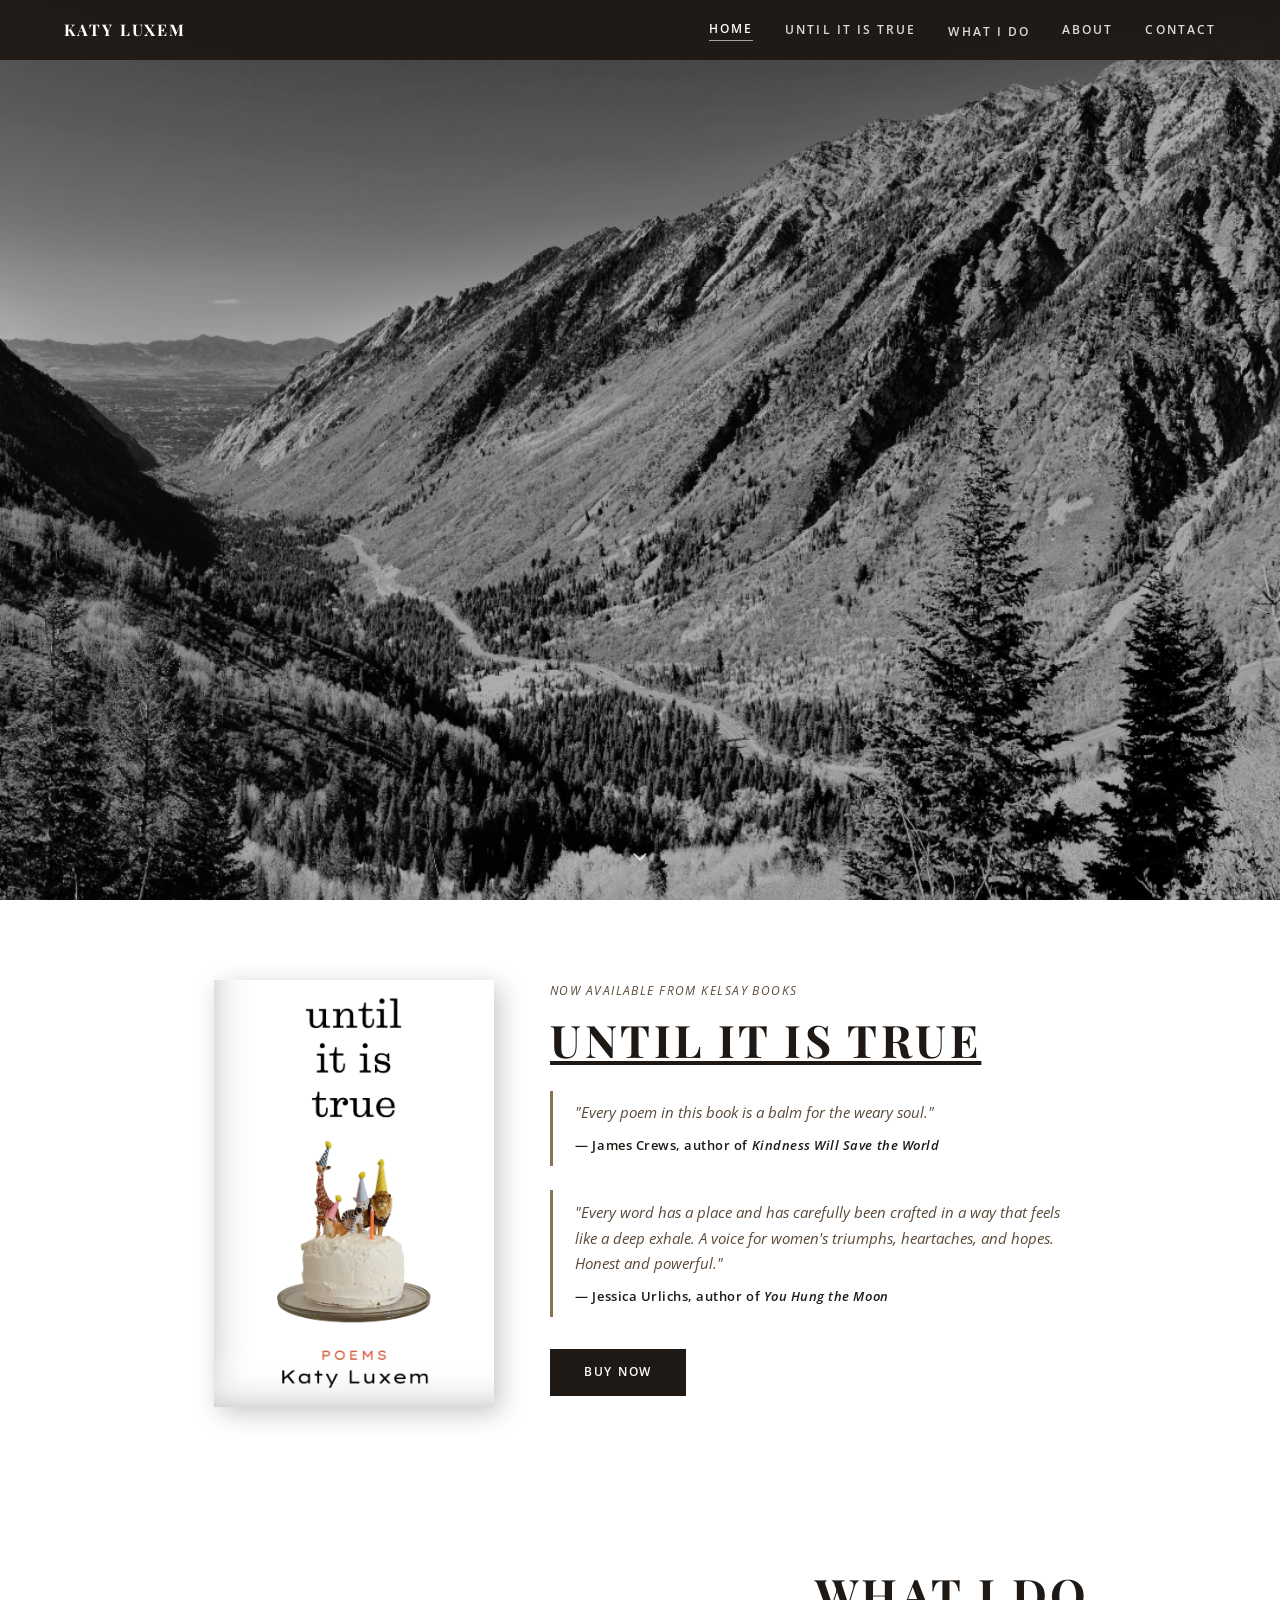
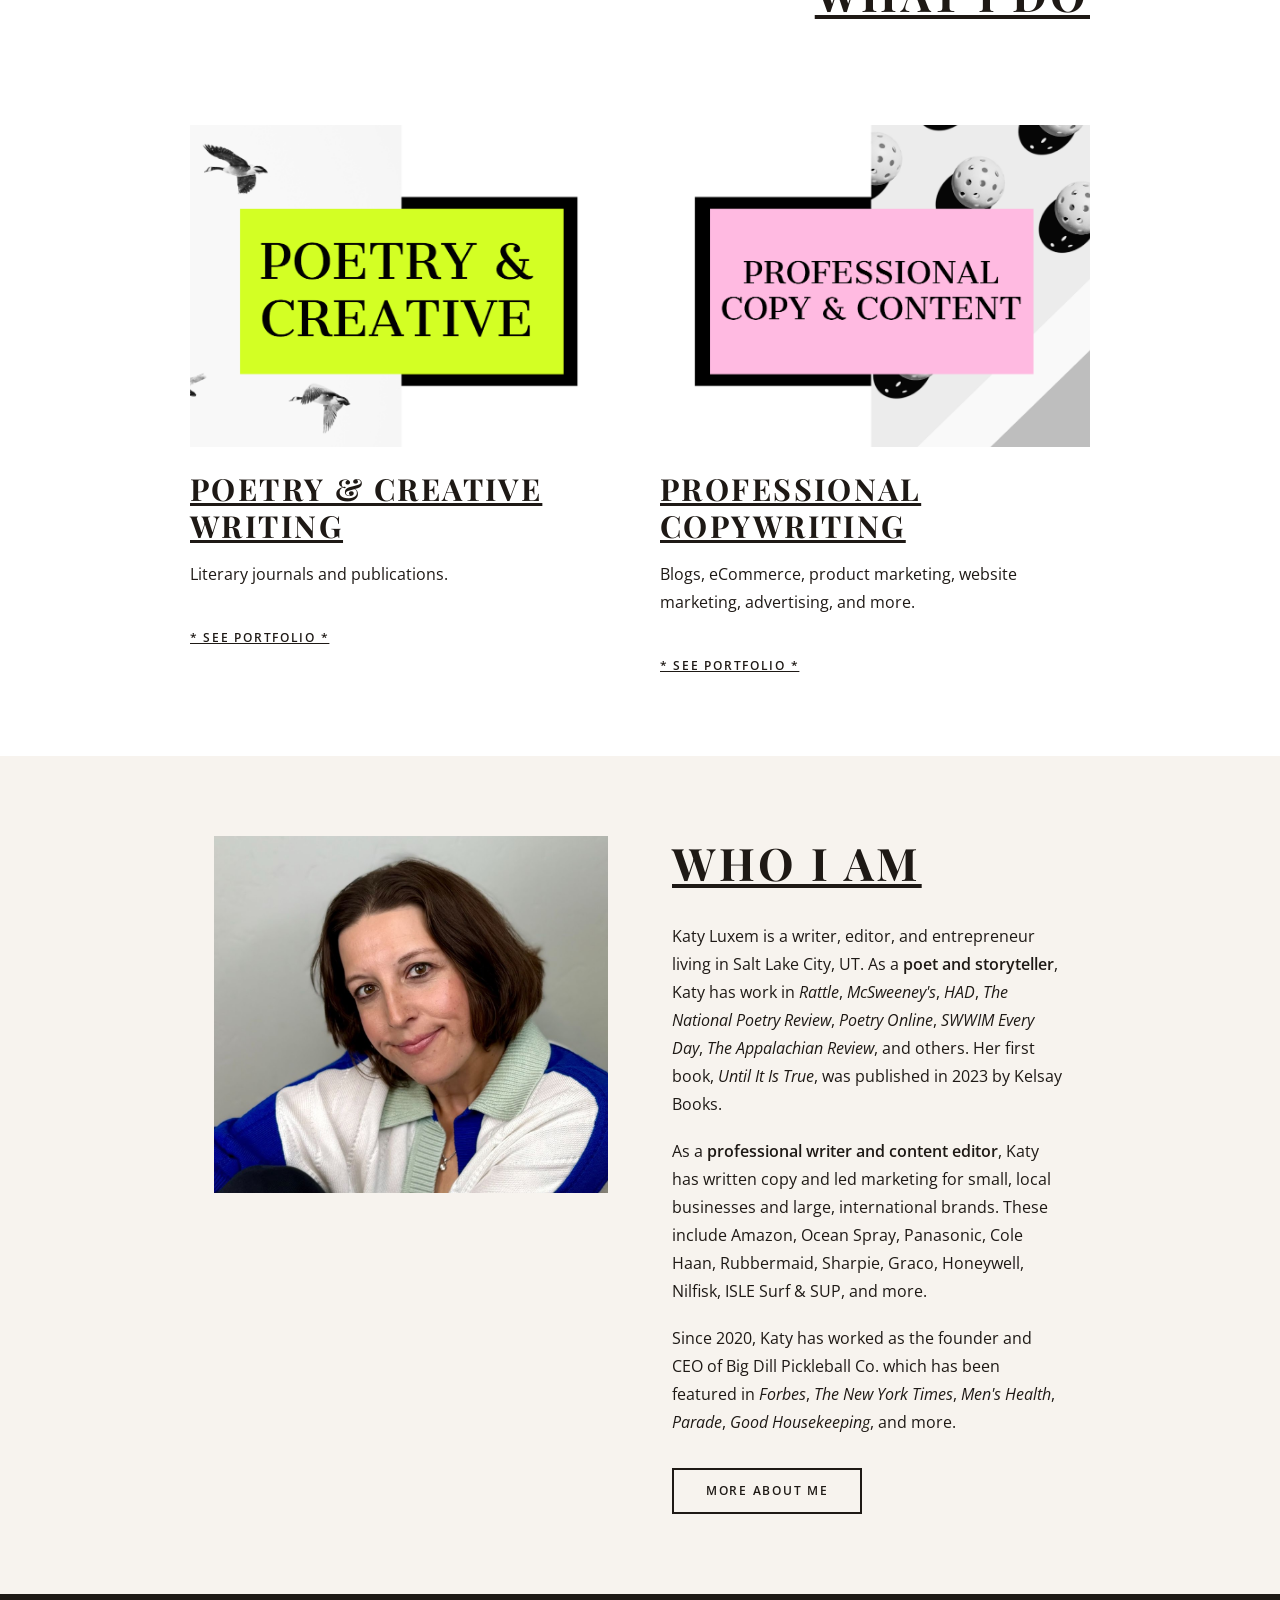
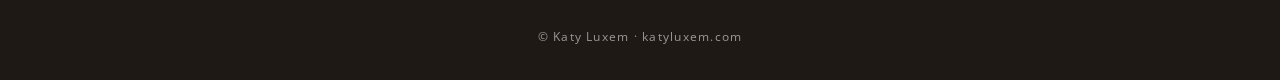
<file: index.html>
<!DOCTYPE html>
<html lang="en">
<head>
  <meta charset="UTF-8">
  <meta name="viewport" content="width=device-width, initial-scale=1">
  <title>Katy Luxem — Writer, Editor, Entrepreneur</title>
  <meta name="description" content="Katy Luxem is a writer, editor, and entrepreneur living in Salt Lake City, UT. Poet, storyteller, and professional copywriter.">
  <link rel="stylesheet" href="css/style.css">
</head>
<body>

  <!-- ── Navigation ── -->
  <nav class="nav" aria-label="Main navigation">
    <input type="checkbox" id="nav-toggle" class="nav__toggle visually-hidden" aria-hidden="true">
    <div class="nav__inner">
      <a href="/" class="nav__logo">Katy Luxem</a>
      <label for="nav-toggle" class="nav__hamburger" aria-label="Toggle menu">
        <span></span>
        <span></span>
        <span></span>
      </label>
      <div class="nav__links">
        <a href="/" class="active">Home</a>
        <a href="until-it-is-true/">Until It Is True</a>
        <div class="nav__item nav__item--has-dropdown">
          <a href="writing-portfolio/">What I Do</a>
          <div class="nav__dropdown">
            <a href="writing-portfolio/poetry-creative/">Poetry &amp; Creative</a>
            <a href="writing-portfolio/professional/">Professional</a>
          </div>
        </div>
        <a href="about/">About</a>
        <a href="contact/">Contact</a>
      </div>
    </div>
  </nav>

  <main>

    <!-- ── Section 1: Hero ── -->
    <section class="hero" style="background-image: url('images/hero-home.png');" aria-label="Hero background — scenic landscape">
      <div class="hero__overlay" aria-hidden="true"></div>
      <div class="hero__content">
        <!-- intentionally minimal — full-bleed image hero -->
      </div>
      <a href="#book" class="hero__scroll" aria-label="Scroll to content">
        <svg xmlns="http://www.w3.org/2000/svg" viewBox="0 0 24 24" fill="none" stroke="currentColor" stroke-width="2" stroke-linecap="round" stroke-linejoin="round" aria-hidden="true">
          <polyline points="6 9 12 15 18 9"></polyline>
        </svg>
      </a>
    </section>

    <!-- ── Section 2: Book ── -->
    <section id="book" class="section section--white">
      <div class="container">
        <div class="two-col two-col--book">
          <!-- Book cover -->
          <div>
            <img
              src="images/book-cover.png"
              alt="Until It Is True — book cover by Katy Luxem"
              class="book-cover"
              style="max-width: 280px;"
            >
          </div>
          <!-- Book info -->
          <div>
            <p class="publisher-label"><em>Now Available from Kelsay Books</em></p>
            <h1><a href="until-it-is-true/">Until It Is True</a></h1>

            <blockquote>
              "Every poem in this book is a balm for the weary soul."
              <cite>— <strong>James Crews</strong>, author of <em>Kindness Will Save the World</em></cite>
            </blockquote>

            <blockquote>
              "Every word has a place and has carefully been crafted in a way that feels like a deep exhale. A voice for women's triumphs, heartaches, and hopes. Honest and powerful."
              <cite>— <strong>Jessica Urlichs</strong>, author of <em>You Hung the Moon</em></cite>
            </blockquote>

            <div class="mt-2">
              <a href="until-it-is-true/" class="btn btn--dark">Buy Now</a>
            </div>
          </div>
        </div>
      </div>
    </section>

    <!-- ── Section 3: What I Do heading ── -->
    <section class="section section--white" style="padding-bottom: 2rem;">
      <div class="section-heading section-heading--right">
        <h1><a href="writing-portfolio/">What I Do</a></h1>
      </div>
    </section>

    <!-- ── Section 4: Portfolio cards ── -->
    <section class="section section--white" style="padding-top: 1.5rem;">
      <div class="card-grid">
        <!-- Poetry card -->
        <div class="card">
          <img
            src="images/poetry-section.png"
            alt="Poetry and creative writing"
            class="card__img"
          >
          <h2 class="card__title">
            <a href="writing-portfolio/poetry-creative/">Poetry &amp; Creative Writing</a>
          </h2>
          <p>Literary journals and publications.</p>
          <a href="writing-portfolio/poetry-creative/" class="card__link">* See Portfolio *</a>
        </div>
        <!-- Professional card -->
        <div class="card">
          <img
            src="images/professional-section.png"
            alt="Professional copywriting"
            class="card__img"
          >
          <h2 class="card__title">
            <a href="writing-portfolio/professional/">Professional Copywriting</a>
          </h2>
          <p>Blogs, eCommerce, product marketing, website marketing, advertising, and more.</p>
          <a href="writing-portfolio/professional/" class="card__link">* See Portfolio *</a>
        </div>
      </div>
    </section>

    <!-- ── Section 5: Who I Am ── -->
    <section id="about-preview" class="section section--cream">
      <div class="container">
        <div class="two-col">
          <!-- Portrait -->
          <div>
            <img
              src="images/portrait.jpg"
              alt="Portrait of Katy Luxem"
              style="width: 100%; object-fit: cover;"
            >
          </div>
          <!-- Bio -->
          <div>
            <h1><a href="about/">Who I Am</a></h1>
            <div class="mt-2">
              <p>Katy Luxem is a writer, editor, and entrepreneur living in Salt Lake City, UT. As a <strong>poet and storyteller</strong>, Katy has work in <em>Rattle</em>, <em>McSweeney's</em>, <em>HAD</em>, <em>The National Poetry Review</em>, <em>Poetry Online</em>, <em>SWWIM Every Day</em>, <em>The Appalachian Review</em>, and others. Her first book, <em>Until It Is True</em>, was published in 2023 by Kelsay Books.</p>
              <p>As a <strong>professional writer and content editor</strong>, Katy has written copy and led marketing for small, local businesses and large, international brands. These include Amazon, Ocean Spray, Panasonic, Cole Haan, Rubbermaid, Sharpie, Graco, Honeywell, Nilfisk, ISLE Surf &amp; SUP, and more.</p>
              <p>Since 2020, Katy has worked as the founder and CEO of Big Dill Pickleball Co. which has been featured in <em>Forbes</em>, <em>The New York Times</em>, <em>Men's Health</em>, <em>Parade</em>, <em>Good Housekeeping</em>, and more.</p>
            </div>
            <div class="mt-2">
              <a href="about/" class="btn">More About Me</a>
            </div>
          </div>
        </div>
      </div>
    </section>

  </main>

  <!-- ── Footer ── -->
  <footer class="footer">
    <p>&copy; Katy Luxem &middot; katyluxem.com</p>
  </footer>

</body>
</html>
</file>
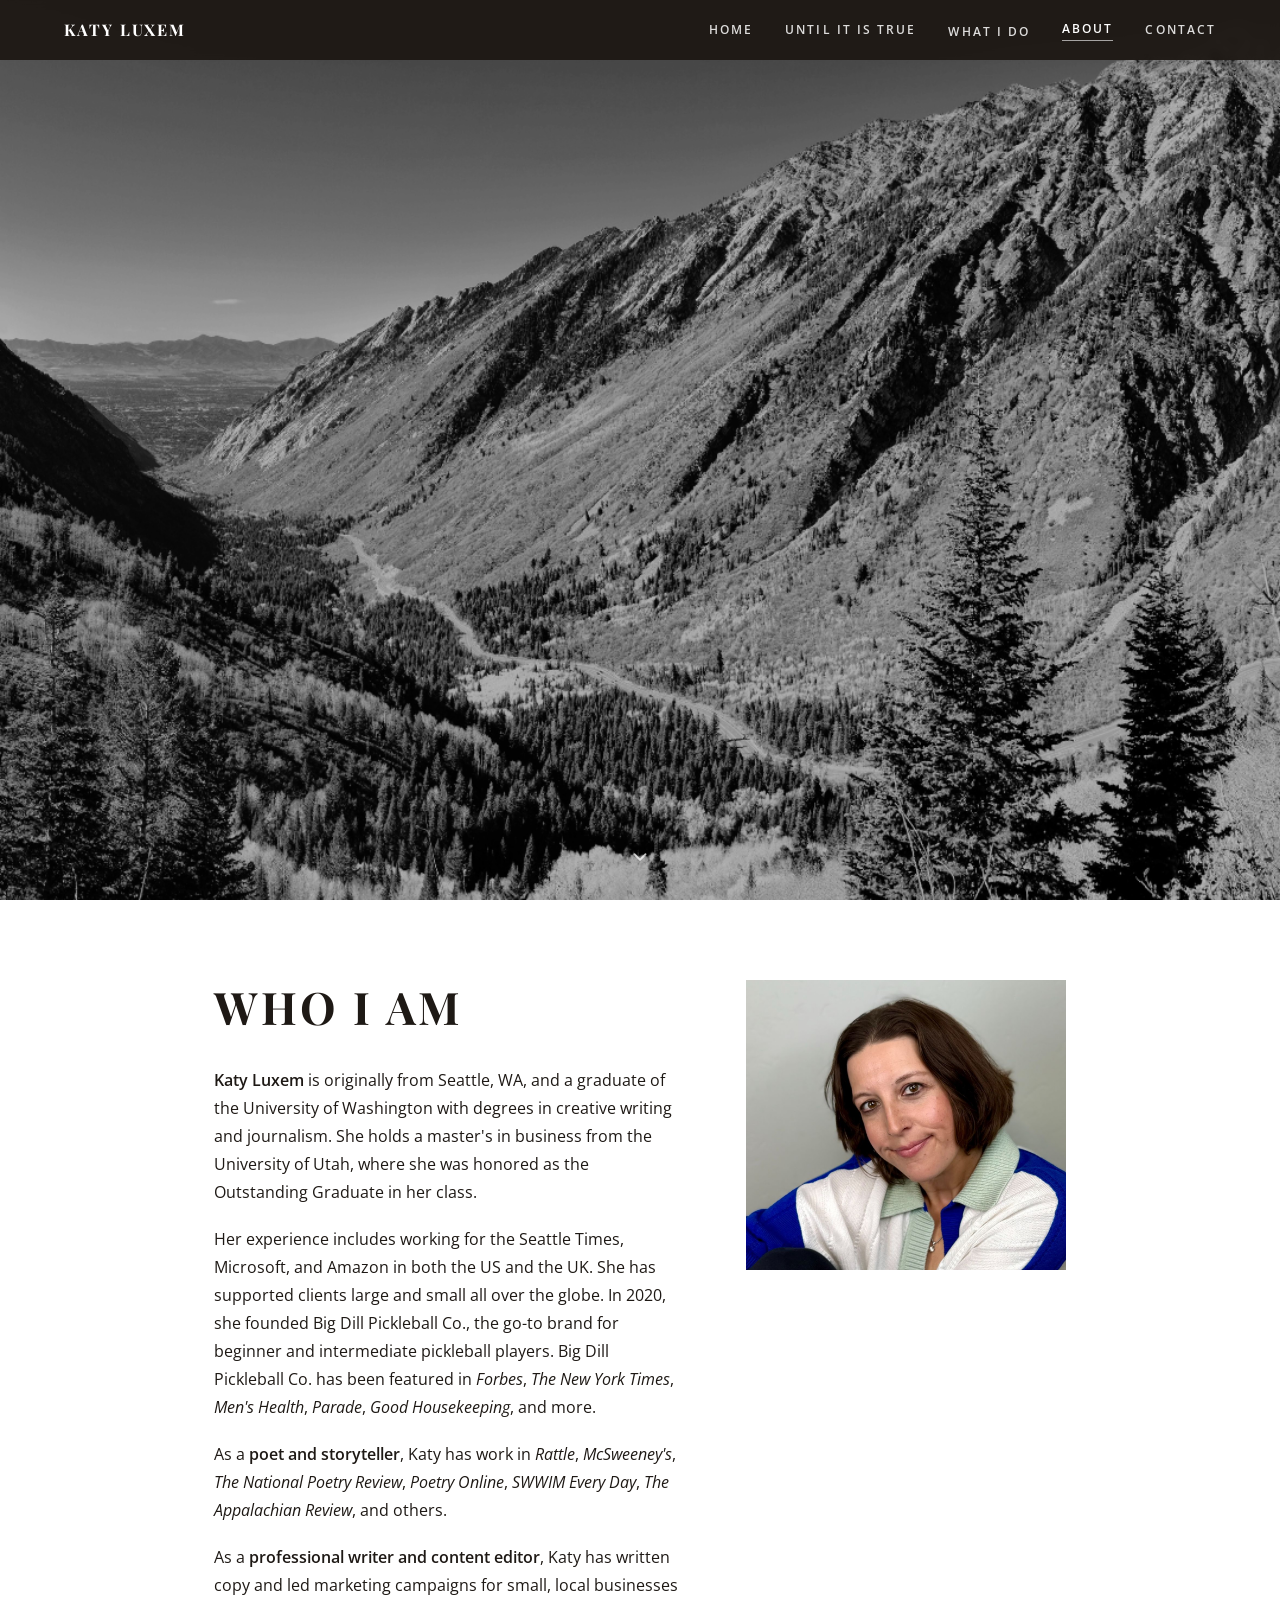
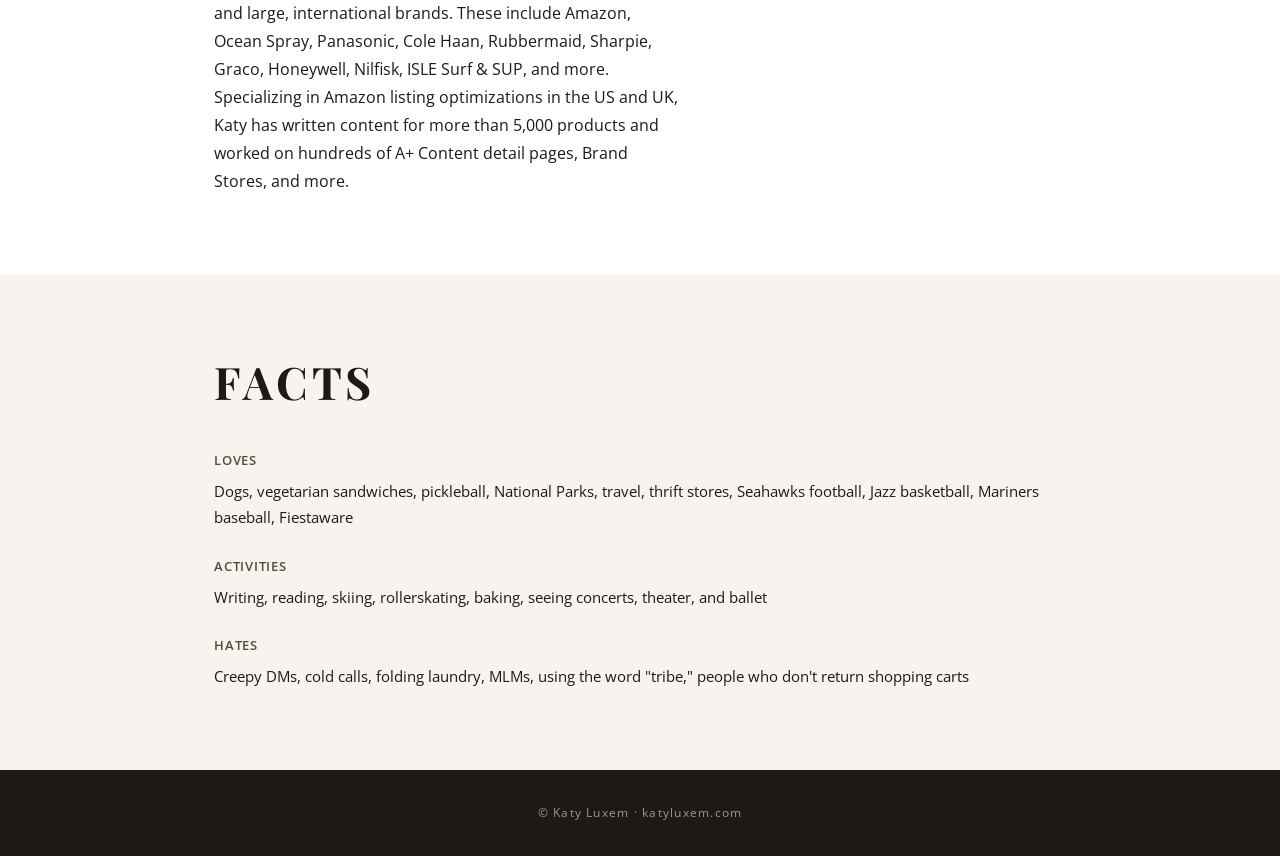
<file: about/index.html>
<!DOCTYPE html>
<html lang="en">
<head>
  <meta charset="UTF-8">
  <meta name="viewport" content="width=device-width, initial-scale=1">
  <title>About — Katy Luxem</title>
  <meta name="description" content="About Katy Luxem — writer, editor, entrepreneur, and founder of Big Dill Pickleball Co. Originally from Seattle, WA and based in Salt Lake City, UT.">
  <link rel="stylesheet" href="../css/style.css">
</head>
<body>

  <!-- ── Navigation ── -->
  <nav class="nav" aria-label="Main navigation">
    <input type="checkbox" id="nav-toggle" class="nav__toggle visually-hidden" aria-hidden="true">
    <div class="nav__inner">
      <a href="../" class="nav__logo">Katy Luxem</a>
      <label for="nav-toggle" class="nav__hamburger" aria-label="Toggle menu">
        <span></span>
        <span></span>
        <span></span>
      </label>
      <div class="nav__links">
        <a href="../">Home</a>
        <a href="../until-it-is-true/">Until It Is True</a>
        <div class="nav__item nav__item--has-dropdown">
          <a href="../writing-portfolio/">What I Do</a>
          <div class="nav__dropdown">
            <a href="../writing-portfolio/poetry-creative/">Poetry &amp; Creative</a>
            <a href="../writing-portfolio/professional/">Professional</a>
          </div>
        </div>
        <a href="../about/" class="active">About</a>
        <a href="../contact/">Contact</a>
      </div>
    </div>
  </nav>

  <main>

    <!-- ── Section 1: Hero ── -->
    <section
      class="hero"
      style="background-image: url('../images/hero-about.png');"
      aria-label="About page hero background"
    >
      <div class="hero__overlay" aria-hidden="true"></div>
      <div class="hero__content">
        <!-- full-bleed hero -->
      </div>
      <a href="#who-i-am" class="hero__scroll" aria-label="Scroll to about content">
        <svg xmlns="http://www.w3.org/2000/svg" viewBox="0 0 24 24" fill="none" stroke="currentColor" stroke-width="2" stroke-linecap="round" stroke-linejoin="round" aria-hidden="true">
          <polyline points="6 9 12 15 18 9"></polyline>
        </svg>
      </a>
    </section>

    <!-- ── Section 2: Who I Am ── -->
    <section id="who-i-am" class="section section--white">
      <div class="container">
        <div class="two-col two-col--text-first">
          <!-- Bio text -->
          <div>
            <h1>Who I Am</h1>
            <div class="mt-2">
              <p><strong>Katy Luxem</strong> is originally from Seattle, WA, and a graduate of the University of Washington with degrees in creative writing and journalism. She holds a master's in business from the University of Utah, where she was honored as the Outstanding Graduate in her class.</p>
              <p>Her experience includes working for the Seattle Times, Microsoft, and Amazon in both the US and the UK. She has supported clients large and small all over the globe. In 2020, she founded Big Dill Pickleball Co., the go-to brand for beginner and intermediate pickleball players. Big Dill Pickleball Co. has been featured in <em>Forbes</em>, <em>The New York Times</em>, <em>Men's Health</em>, <em>Parade</em>, <em>Good Housekeeping</em>, and more.</p>
              <p>As a <strong>poet and storyteller</strong>, Katy has work in <em>Rattle</em>, <em>McSweeney's</em>, <em>The National Poetry Review</em>, <em>Poetry Online</em>, <em>SWWIM Every Day</em>, <em>The Appalachian Review</em>, and others.</p>
              <p>As a <strong>professional writer and content editor</strong>, Katy has written copy and led marketing campaigns for small, local businesses and large, international brands. These include Amazon, Ocean Spray, Panasonic, Cole Haan, Rubbermaid, Sharpie, Graco, Honeywell, Nilfisk, ISLE Surf &amp; SUP, and more. Specializing in Amazon listing optimizations in the US and UK, Katy has written content for more than 5,000 products and worked on hundreds of A+ Content detail pages, Brand Stores, and more.</p>
            </div>
          </div>
          <!-- Portrait -->
          <div class="two-col__img">
            <img
              src="../images/about-photo.jpg"
              alt="Photo of Katy Luxem"
              style="width: 100%; object-fit: cover;"
            >
          </div>
        </div>
      </div>
    </section>

    <!-- ── Section 3: Facts ── -->
    <section class="section section--cream">
      <div class="container">
        <h1 style="margin-bottom: 2.5rem;">Facts</h1>
        <dl class="facts-list">
          <dt>Loves</dt>
          <dd>Dogs, vegetarian sandwiches, pickleball, National Parks, travel, thrift stores, Seahawks football, Jazz basketball, Mariners baseball, Fiestaware</dd>

          <dt>Activities</dt>
          <dd>Writing, reading, skiing, rollerskating, baking, seeing concerts, theater, and ballet</dd>

          <dt>Hates</dt>
          <dd>Creepy DMs, cold calls, folding laundry, MLMs, using the word "tribe," people who don't return shopping carts</dd>
        </dl>
      </div>
    </section>

  </main>

  <!-- ── Footer ── -->
  <footer class="footer">
    <p>&copy; Katy Luxem &middot; katyluxem.com</p>
  </footer>

</body>
</html>
</file>
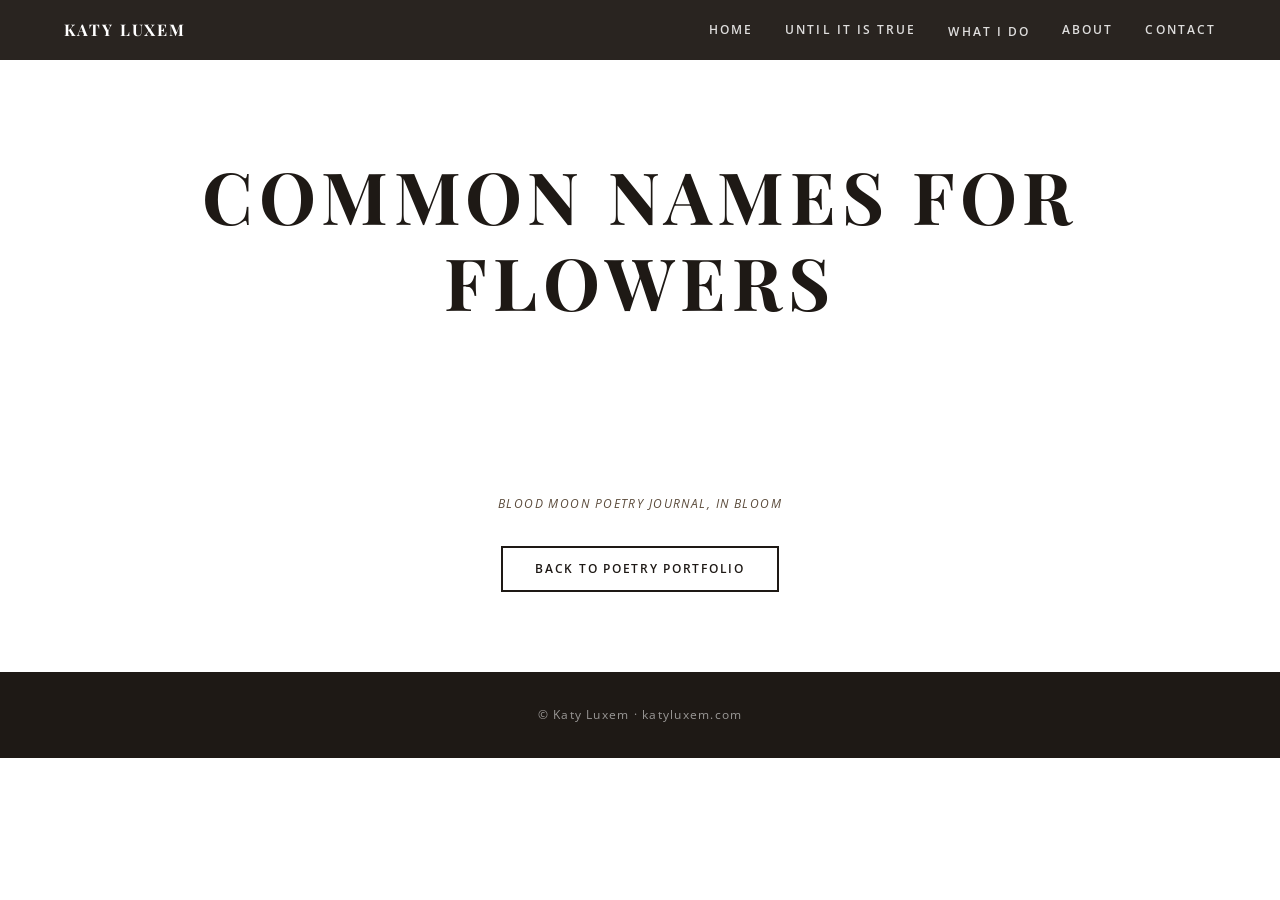
<file: common-names-for-flowers/index.html>
<!DOCTYPE html>
<html lang="en">
<head>
  <meta charset="UTF-8">
  <meta name="viewport" content="width=device-width, initial-scale=1">
  <title>Common Names for Flowers — Katy Luxem</title>
  <meta name="description" content="Common Names for Flowers by Katy Luxem, published in blood moon poetry journal, In Bloom.">
  <link rel="stylesheet" href="../css/style.css">
</head>
<body>

  <!-- ── Navigation ── -->
  <nav class="nav" aria-label="Main navigation">
    <input type="checkbox" id="nav-toggle" class="nav__toggle visually-hidden" aria-hidden="true">
    <div class="nav__inner">
      <a href="../" class="nav__logo">Katy Luxem</a>
      <label for="nav-toggle" class="nav__hamburger" aria-label="Toggle menu">
        <span></span>
        <span></span>
        <span></span>
      </label>
      <div class="nav__links">
        <a href="../">Home</a>
        <a href="../until-it-is-true/">Until It Is True</a>
        <div class="nav__item nav__item--has-dropdown">
          <a href="../writing-portfolio/">What I Do</a>
          <div class="nav__dropdown">
            <a href="../writing-portfolio/poetry-creative/">Poetry &amp; Creative</a>
            <a href="../writing-portfolio/professional/">Professional</a>
          </div>
        </div>
        <a href="../about/">About</a>
        <a href="../contact/">Contact</a>
      </div>
    </div>
  </nav>

  <main>

    <header class="hero hero--plain" aria-label="Common Names for Flowers">
      <div class="hero__content">
        <h1 class="hero__title">Common Names for Flowers</h1>
      </div>
    </header>

    <section class="section section--white">
      <div class="container text-center" style="max-width: 600px;">
        <p class="publisher-label"><em>blood moon poetry journal, In Bloom</em></p>
        <div class="mt-2">
          <a href="../writing-portfolio/poetry-creative/" class="btn">Back to Poetry Portfolio</a>
        </div>
      </div>
    </section>

  </main>

  <!-- ── Footer ── -->
  <footer class="footer">
    <p>&copy; Katy Luxem &middot; katyluxem.com</p>
  </footer>

</body>
</html>
</file>
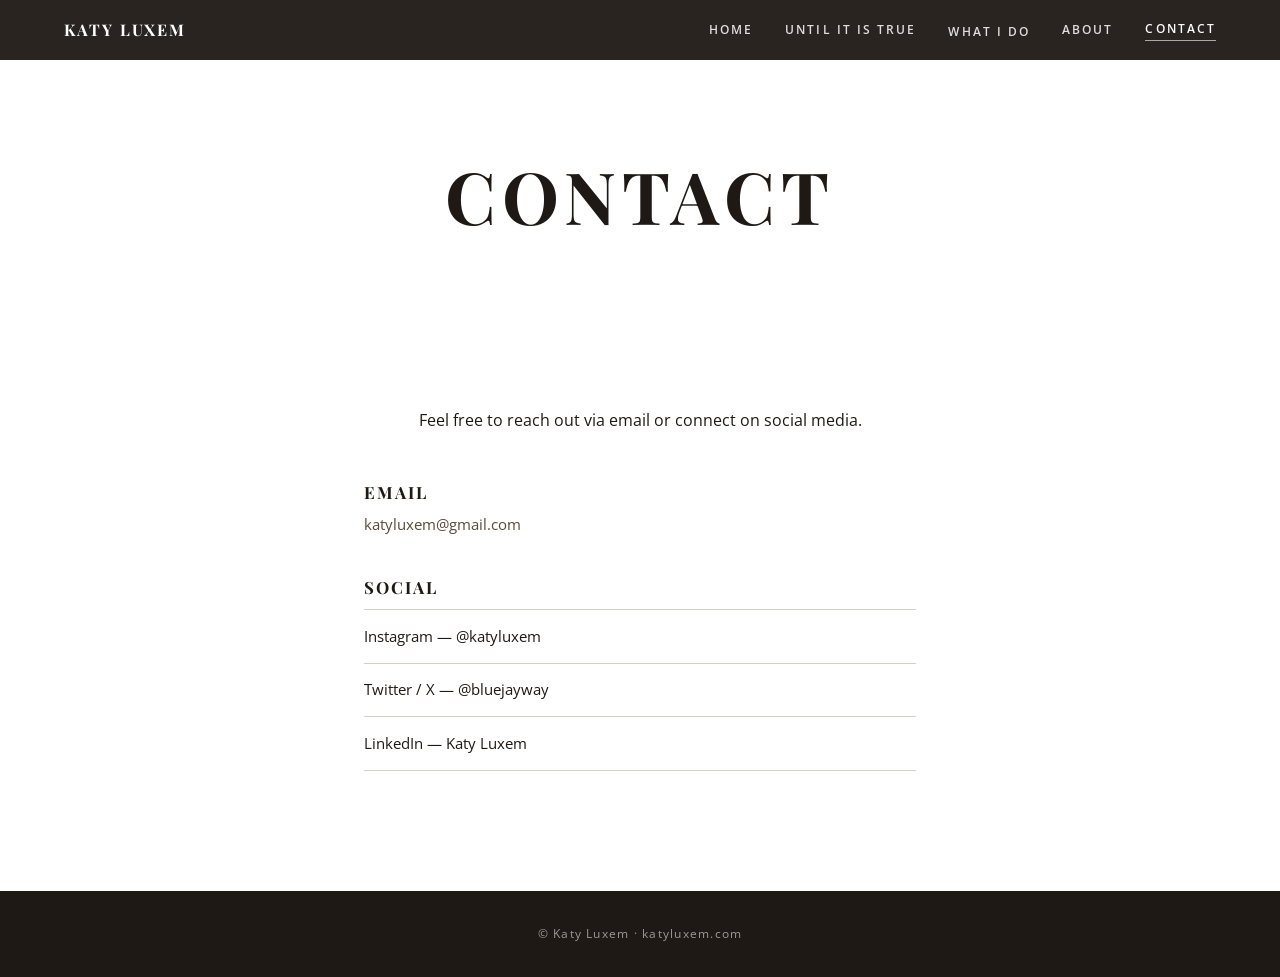
<file: contact/index.html>
<!DOCTYPE html>
<html lang="en">
<head>
  <meta charset="UTF-8">
  <meta name="viewport" content="width=device-width, initial-scale=1">
  <title>Contact — Katy Luxem</title>
  <meta name="description" content="Contact Katy Luxem — writer, editor, and entrepreneur. Email, Instagram, Twitter, and LinkedIn.">
  <link rel="stylesheet" href="../css/style.css">
</head>
<body>

  <!-- ── Navigation ── -->
  <nav class="nav" aria-label="Main navigation">
    <input type="checkbox" id="nav-toggle" class="nav__toggle visually-hidden" aria-hidden="true">
    <div class="nav__inner">
      <a href="../" class="nav__logo">Katy Luxem</a>
      <label for="nav-toggle" class="nav__hamburger" aria-label="Toggle menu">
        <span></span>
        <span></span>
        <span></span>
      </label>
      <div class="nav__links">
        <a href="../">Home</a>
        <a href="../until-it-is-true/">Until It Is True</a>
        <div class="nav__item nav__item--has-dropdown">
          <a href="../writing-portfolio/">What I Do</a>
          <div class="nav__dropdown">
            <a href="../writing-portfolio/poetry-creative/">Poetry &amp; Creative</a>
            <a href="../writing-portfolio/professional/">Professional</a>
          </div>
        </div>
        <a href="../about/">About</a>
        <a href="../contact/" class="active">Contact</a>
      </div>
    </div>
  </nav>

  <main>

    <!-- ── Section 1: Hero (plain) ── -->
    <header class="hero hero--plain" aria-label="Contact">
      <div class="hero__content">
        <h1 class="hero__title">Contact</h1>
      </div>
    </header>

    <!-- ── Section 2: Contact info ── -->
    <section class="section section--white">
      <div class="container text-center" style="max-width: 600px;">

        <p>Feel free to reach out via email or connect on social media.</p>

        <div style="margin-top: 3rem; text-align: left;">

          <div class="service-section">
            <h2>Email</h2>
            <p><a href="mailto:katyluxem@gmail.com">katyluxem@gmail.com</a></p>
          </div>

          <div class="service-section">
            <h2>Social</h2>
            <ul class="pub-list" style="margin-top: 0.75rem;">
              <li>
                <a href="https://www.instagram.com/katyluxem/" target="_blank" rel="noopener noreferrer">Instagram — @katyluxem</a>
              </li>
              <li>
                <a href="https://twitter.com/bluejayway" target="_blank" rel="noopener noreferrer">Twitter / X — @bluejayway</a>
              </li>
              <li>
                <a href="https://www.linkedin.com/in/katy-luxem-8580983/" target="_blank" rel="noopener noreferrer">LinkedIn — Katy Luxem</a>
              </li>
            </ul>
          </div>

        </div>

      </div>
    </section>

  </main>

  <!-- ── Footer ── -->
  <footer class="footer">
    <p>&copy; Katy Luxem &middot; katyluxem.com</p>
  </footer>

</body>
</html>
</file>
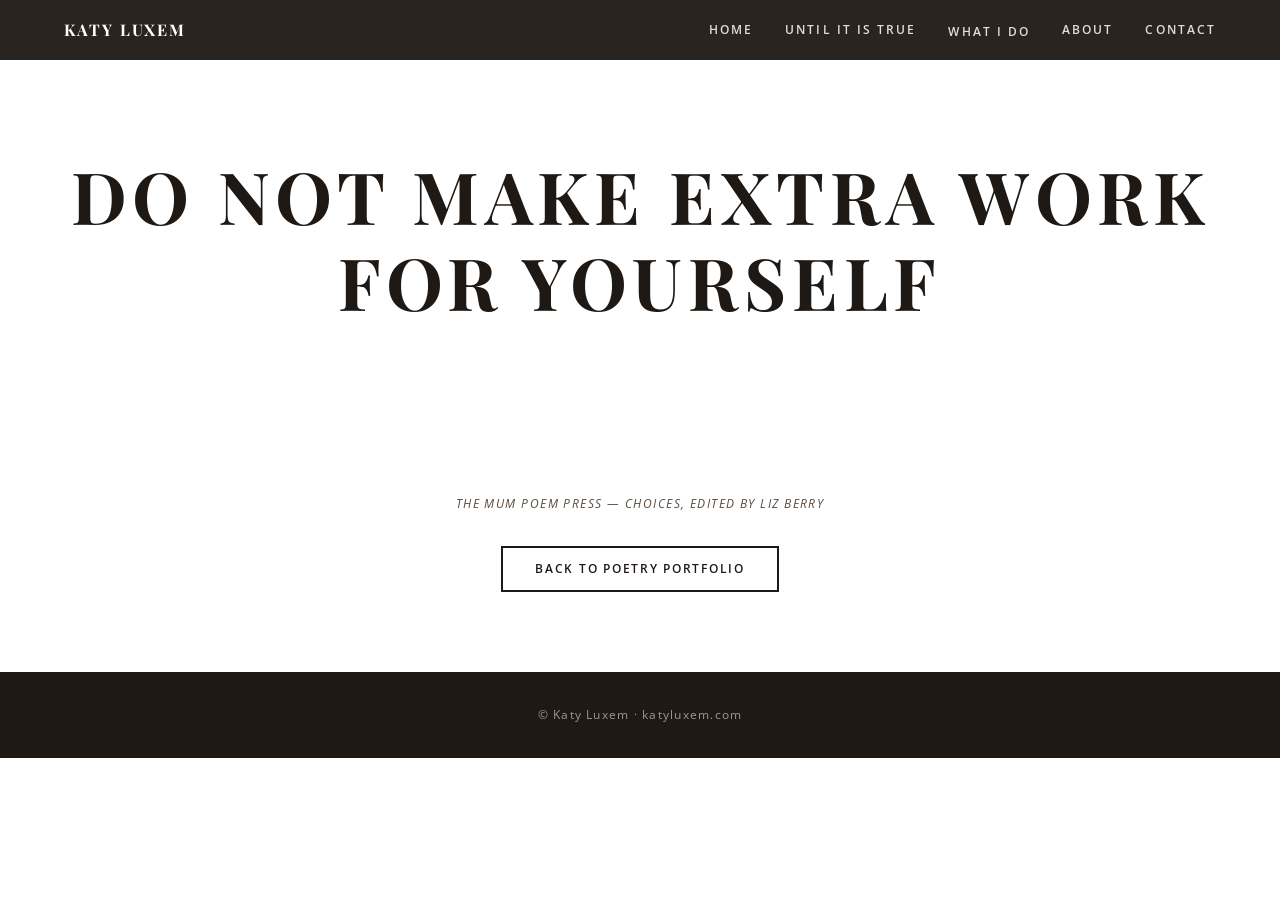
<file: do-not-make-extra-work-for-yourself/index.html>
<!DOCTYPE html>
<html lang="en">
<head>
  <meta charset="UTF-8">
  <meta name="viewport" content="width=device-width, initial-scale=1">
  <title>Do Not Make Extra Work for Yourself — Katy Luxem</title>
  <meta name="description" content="Do Not Make Extra Work for Yourself by Katy Luxem, published in The Mum Poem Press, Choices, edited by Liz Berry.">
  <link rel="stylesheet" href="../css/style.css">
</head>
<body>

  <!-- ── Navigation ── -->
  <nav class="nav" aria-label="Main navigation">
    <input type="checkbox" id="nav-toggle" class="nav__toggle visually-hidden" aria-hidden="true">
    <div class="nav__inner">
      <a href="../" class="nav__logo">Katy Luxem</a>
      <label for="nav-toggle" class="nav__hamburger" aria-label="Toggle menu">
        <span></span>
        <span></span>
        <span></span>
      </label>
      <div class="nav__links">
        <a href="../">Home</a>
        <a href="../until-it-is-true/">Until It Is True</a>
        <div class="nav__item nav__item--has-dropdown">
          <a href="../writing-portfolio/">What I Do</a>
          <div class="nav__dropdown">
            <a href="../writing-portfolio/poetry-creative/">Poetry &amp; Creative</a>
            <a href="../writing-portfolio/professional/">Professional</a>
          </div>
        </div>
        <a href="../about/">About</a>
        <a href="../contact/">Contact</a>
      </div>
    </div>
  </nav>

  <main>

    <header class="hero hero--plain" aria-label="Do Not Make Extra Work for Yourself">
      <div class="hero__content">
        <h1 class="hero__title">Do Not Make Extra Work for Yourself</h1>
      </div>
    </header>

    <section class="section section--white">
      <div class="container text-center" style="max-width: 600px;">
        <p class="publisher-label"><em>The Mum Poem Press — Choices, edited by Liz Berry</em></p>
        <div class="mt-2">
          <a href="../writing-portfolio/poetry-creative/" class="btn">Back to Poetry Portfolio</a>
        </div>
      </div>
    </section>

  </main>

  <!-- ── Footer ── -->
  <footer class="footer">
    <p>&copy; Katy Luxem &middot; katyluxem.com</p>
  </footer>

</body>
</html>
</file>
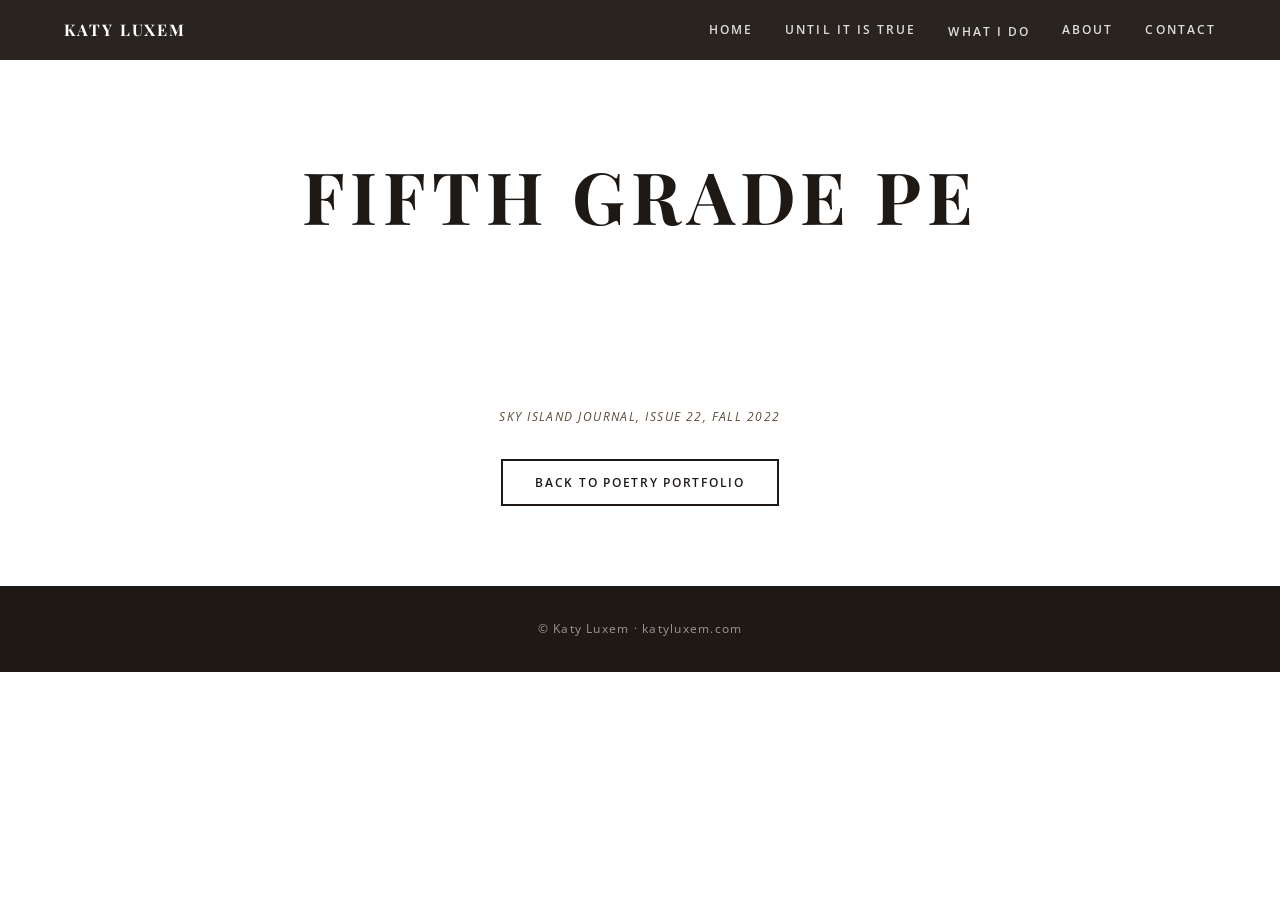
<file: fifth-grade-pe/index.html>
<!DOCTYPE html>
<html lang="en">
<head>
  <meta charset="UTF-8">
  <meta name="viewport" content="width=device-width, initial-scale=1">
  <title>Fifth Grade PE — Katy Luxem</title>
  <meta name="description" content="Fifth Grade PE by Katy Luxem, published in Sky Island Journal Issue 22, Fall 2022.">
  <link rel="stylesheet" href="../css/style.css">
</head>
<body>

  <!-- ── Navigation ── -->
  <nav class="nav" aria-label="Main navigation">
    <input type="checkbox" id="nav-toggle" class="nav__toggle visually-hidden" aria-hidden="true">
    <div class="nav__inner">
      <a href="../" class="nav__logo">Katy Luxem</a>
      <label for="nav-toggle" class="nav__hamburger" aria-label="Toggle menu">
        <span></span>
        <span></span>
        <span></span>
      </label>
      <div class="nav__links">
        <a href="../">Home</a>
        <a href="../until-it-is-true/">Until It Is True</a>
        <div class="nav__item nav__item--has-dropdown">
          <a href="../writing-portfolio/">What I Do</a>
          <div class="nav__dropdown">
            <a href="../writing-portfolio/poetry-creative/">Poetry &amp; Creative</a>
            <a href="../writing-portfolio/professional/">Professional</a>
          </div>
        </div>
        <a href="../about/">About</a>
        <a href="../contact/">Contact</a>
      </div>
    </div>
  </nav>

  <main>

    <header class="hero hero--plain" aria-label="Fifth Grade PE">
      <div class="hero__content">
        <h1 class="hero__title">Fifth Grade PE</h1>
      </div>
    </header>

    <section class="section section--white">
      <div class="container text-center" style="max-width: 600px;">
        <p class="publisher-label"><em>Sky Island Journal, Issue 22, Fall 2022</em></p>
        <div class="mt-2">
          <a href="../writing-portfolio/poetry-creative/" class="btn">Back to Poetry Portfolio</a>
        </div>
      </div>
    </section>

  </main>

  <!-- ── Footer ── -->
  <footer class="footer">
    <p>&copy; Katy Luxem &middot; katyluxem.com</p>
  </footer>

</body>
</html>
</file>
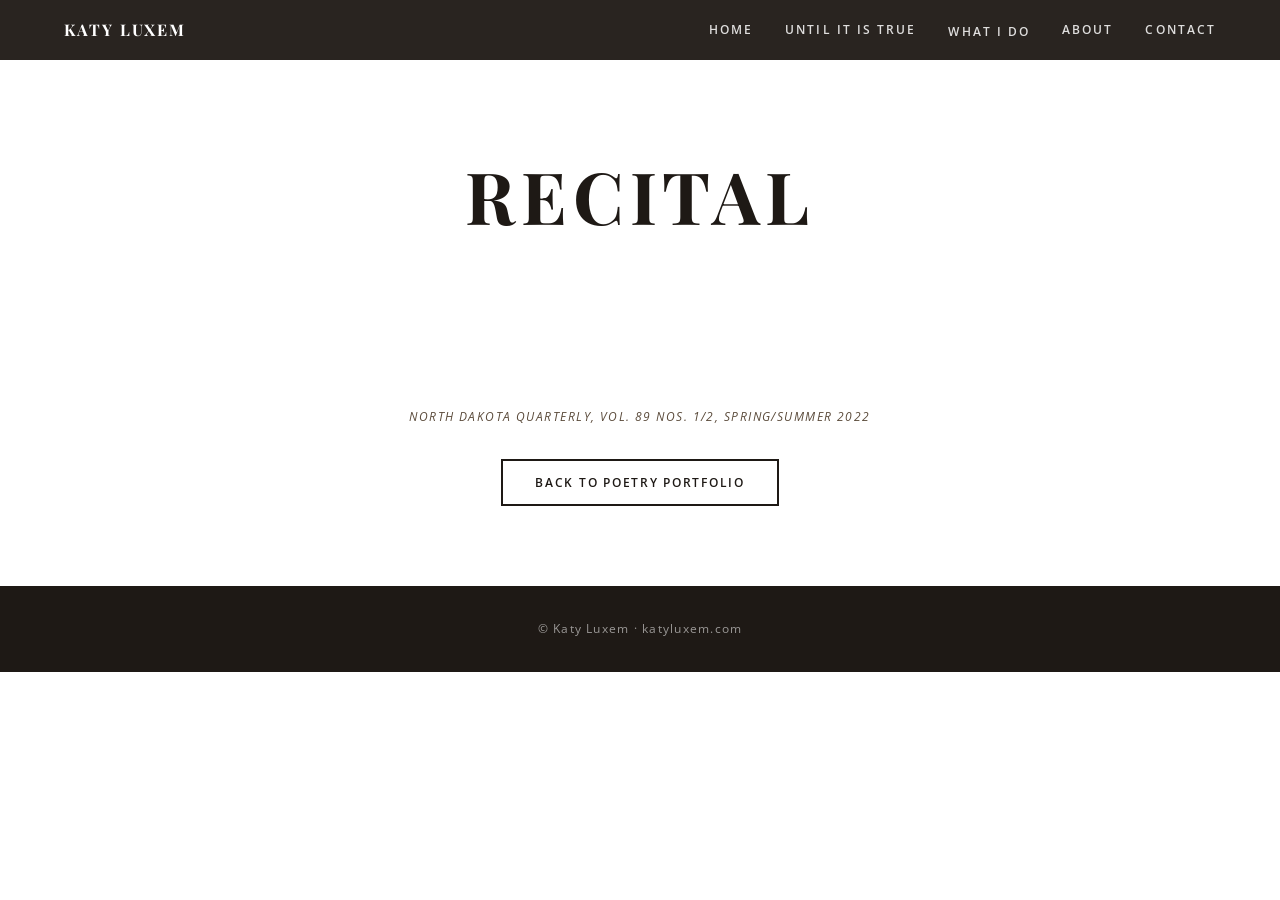
<file: recital/index.html>
<!DOCTYPE html>
<html lang="en">
<head>
  <meta charset="UTF-8">
  <meta name="viewport" content="width=device-width, initial-scale=1">
  <title>Recital — Katy Luxem</title>
  <meta name="description" content="Recital by Katy Luxem, published in North Dakota Quarterly Vol. 89, Spring/Summer 2022.">
  <link rel="stylesheet" href="../css/style.css">
</head>
<body>

  <!-- ── Navigation ── -->
  <nav class="nav" aria-label="Main navigation">
    <input type="checkbox" id="nav-toggle" class="nav__toggle visually-hidden" aria-hidden="true">
    <div class="nav__inner">
      <a href="../" class="nav__logo">Katy Luxem</a>
      <label for="nav-toggle" class="nav__hamburger" aria-label="Toggle menu">
        <span></span>
        <span></span>
        <span></span>
      </label>
      <div class="nav__links">
        <a href="../">Home</a>
        <a href="../until-it-is-true/">Until It Is True</a>
        <div class="nav__item nav__item--has-dropdown">
          <a href="../writing-portfolio/">What I Do</a>
          <div class="nav__dropdown">
            <a href="../writing-portfolio/poetry-creative/">Poetry &amp; Creative</a>
            <a href="../writing-portfolio/professional/">Professional</a>
          </div>
        </div>
        <a href="../about/">About</a>
        <a href="../contact/">Contact</a>
      </div>
    </div>
  </nav>

  <main>

    <header class="hero hero--plain" aria-label="Recital">
      <div class="hero__content">
        <h1 class="hero__title">Recital</h1>
      </div>
    </header>

    <section class="section section--white">
      <div class="container text-center" style="max-width: 600px;">
        <p class="publisher-label"><em>North Dakota Quarterly, Vol. 89 Nos. 1/2, Spring/Summer 2022</em></p>
        <div class="mt-2">
          <a href="../writing-portfolio/poetry-creative/" class="btn">Back to Poetry Portfolio</a>
        </div>
      </div>
    </section>

  </main>

  <!-- ── Footer ── -->
  <footer class="footer">
    <p>&copy; Katy Luxem &middot; katyluxem.com</p>
  </footer>

</body>
</html>
</file>
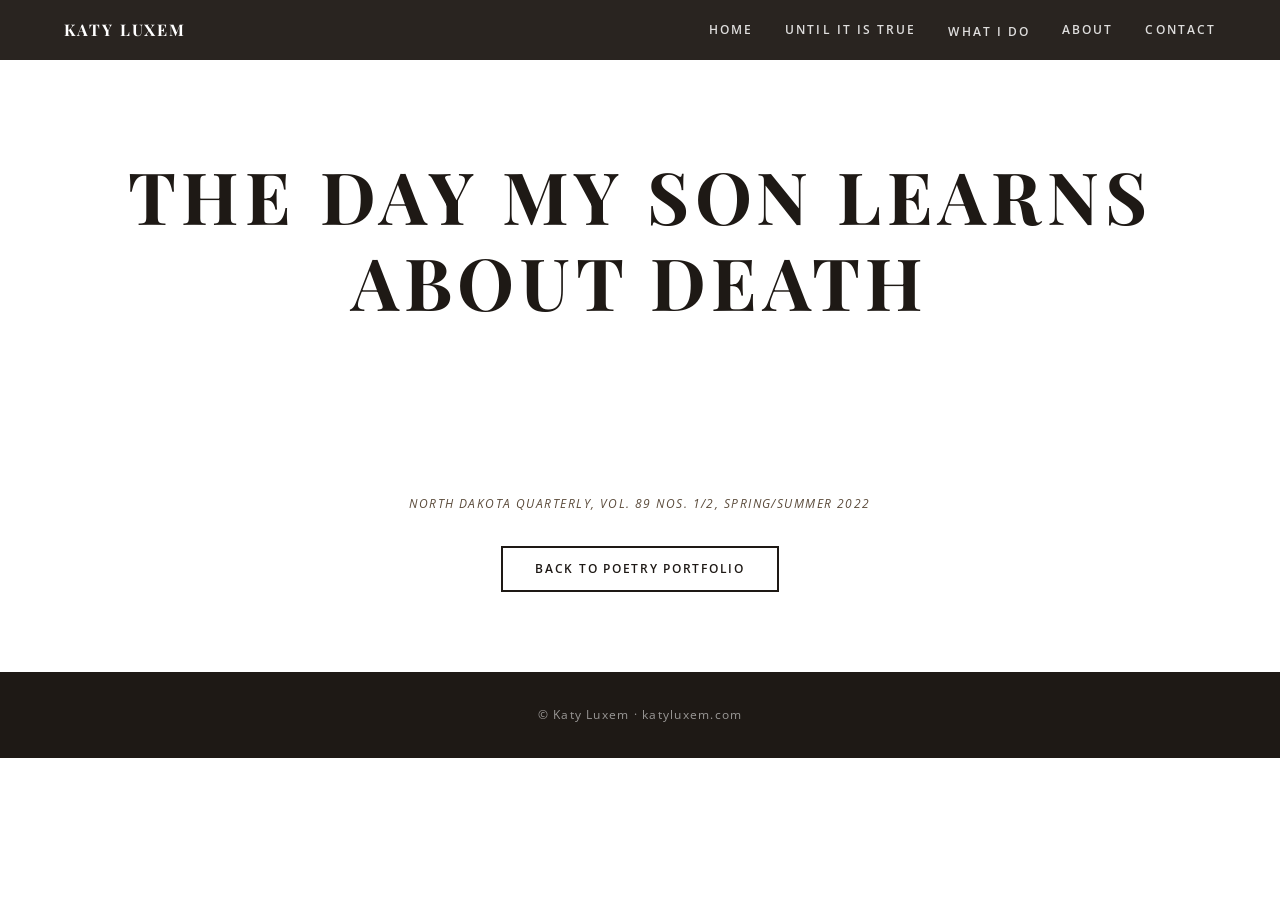
<file: the-day-my-son-learns-about-death/index.html>
<!DOCTYPE html>
<html lang="en">
<head>
  <meta charset="UTF-8">
  <meta name="viewport" content="width=device-width, initial-scale=1">
  <title>The Day My Son Learns About Death — Katy Luxem</title>
  <meta name="description" content="The Day My Son Learns About Death by Katy Luxem, published in North Dakota Quarterly Vol. 89, Spring/Summer 2022.">
  <link rel="stylesheet" href="../css/style.css">
</head>
<body>

  <!-- ── Navigation ── -->
  <nav class="nav" aria-label="Main navigation">
    <input type="checkbox" id="nav-toggle" class="nav__toggle visually-hidden" aria-hidden="true">
    <div class="nav__inner">
      <a href="../" class="nav__logo">Katy Luxem</a>
      <label for="nav-toggle" class="nav__hamburger" aria-label="Toggle menu">
        <span></span>
        <span></span>
        <span></span>
      </label>
      <div class="nav__links">
        <a href="../">Home</a>
        <a href="../until-it-is-true/">Until It Is True</a>
        <div class="nav__item nav__item--has-dropdown">
          <a href="../writing-portfolio/">What I Do</a>
          <div class="nav__dropdown">
            <a href="../writing-portfolio/poetry-creative/">Poetry &amp; Creative</a>
            <a href="../writing-portfolio/professional/">Professional</a>
          </div>
        </div>
        <a href="../about/">About</a>
        <a href="../contact/">Contact</a>
      </div>
    </div>
  </nav>

  <main>

    <header class="hero hero--plain" aria-label="The Day My Son Learns About Death">
      <div class="hero__content">
        <h1 class="hero__title">The Day My Son Learns About Death</h1>
      </div>
    </header>

    <section class="section section--white">
      <div class="container text-center" style="max-width: 600px;">
        <p class="publisher-label"><em>North Dakota Quarterly, Vol. 89 Nos. 1/2, Spring/Summer 2022</em></p>
        <div class="mt-2">
          <a href="../writing-portfolio/poetry-creative/" class="btn">Back to Poetry Portfolio</a>
        </div>
      </div>
    </section>

  </main>

  <!-- ── Footer ── -->
  <footer class="footer">
    <p>&copy; Katy Luxem &middot; katyluxem.com</p>
  </footer>

</body>
</html>
</file>
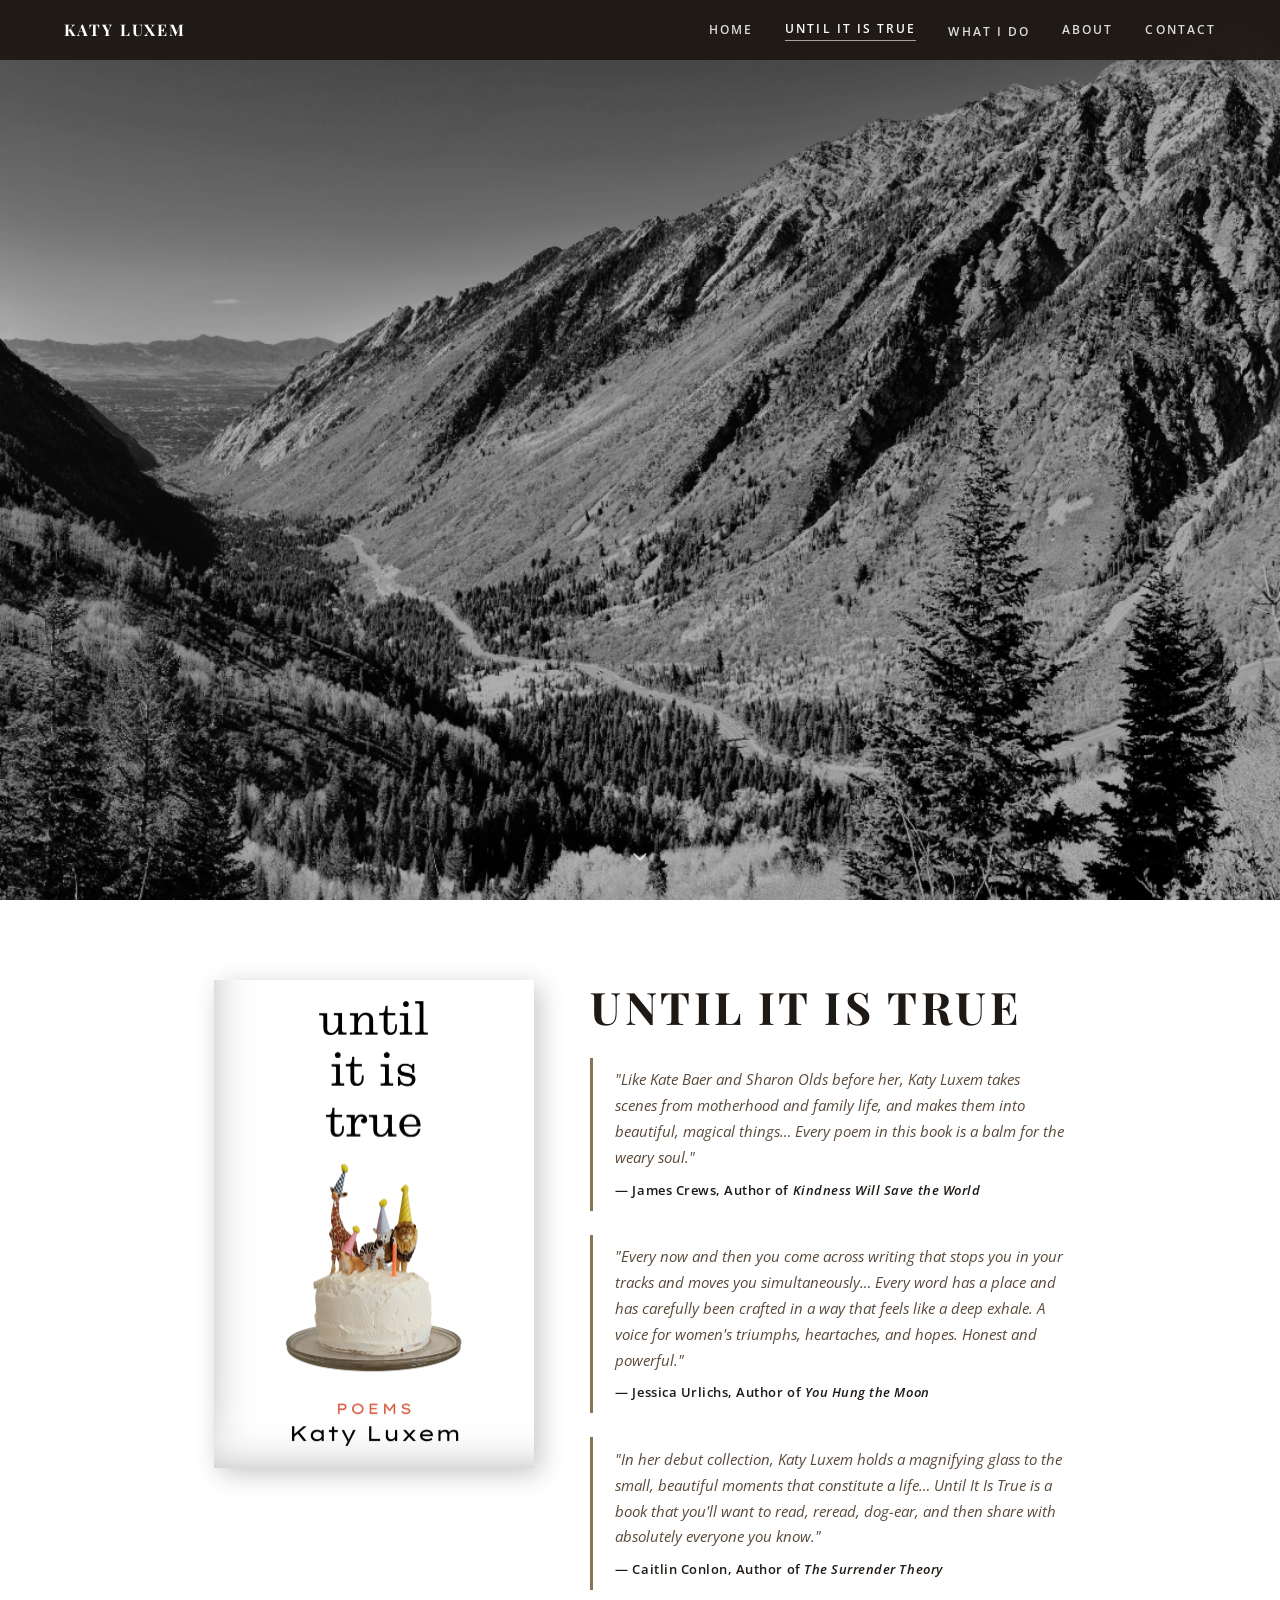
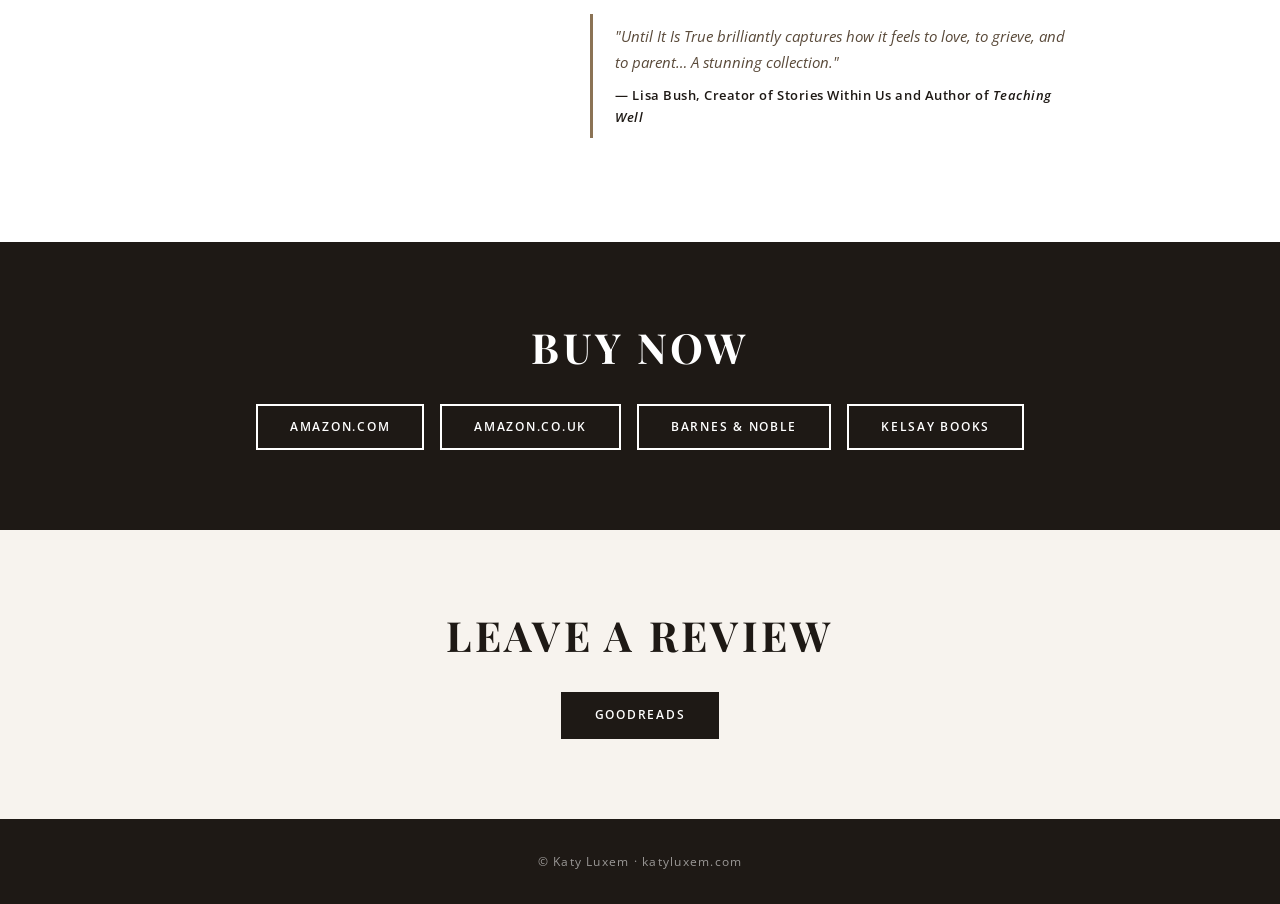
<file: until-it-is-true/index.html>
<!DOCTYPE html>
<html lang="en">
<head>
  <meta charset="UTF-8">
  <meta name="viewport" content="width=device-width, initial-scale=1">
  <title>Until It Is True — Katy Luxem</title>
  <meta name="description" content="Until It Is True, a debut poetry collection by Katy Luxem, published by Kelsay Books. Available on Amazon, Barnes &amp; Noble, and Kelsay Books.">
  <link rel="stylesheet" href="../css/style.css">
</head>
<body>

  <!-- ── Navigation ── -->
  <nav class="nav" aria-label="Main navigation">
    <input type="checkbox" id="nav-toggle" class="nav__toggle visually-hidden" aria-hidden="true">
    <div class="nav__inner">
      <a href="../" class="nav__logo">Katy Luxem</a>
      <label for="nav-toggle" class="nav__hamburger" aria-label="Toggle menu">
        <span></span>
        <span></span>
        <span></span>
      </label>
      <div class="nav__links">
        <a href="../">Home</a>
        <a href="../until-it-is-true/" class="active">Until It Is True</a>
        <div class="nav__item nav__item--has-dropdown">
          <a href="../writing-portfolio/">What I Do</a>
          <div class="nav__dropdown">
            <a href="../writing-portfolio/poetry-creative/">Poetry &amp; Creative</a>
            <a href="../writing-portfolio/professional/">Professional</a>
          </div>
        </div>
        <a href="../about/">About</a>
        <a href="../contact/">Contact</a>
      </div>
    </div>
  </nav>

  <main>

    <!-- ── Section 1: Hero ── -->
    <section class="hero" style="background-image: url('../images/hero-book.png');" aria-label="Hero background — nature scene">
      <div class="hero__overlay" aria-hidden="true"></div>
      <div class="hero__content">
        <!-- full-bleed hero -->
      </div>
      <a href="#book-detail" class="hero__scroll" aria-label="Scroll to book details">
        <svg xmlns="http://www.w3.org/2000/svg" viewBox="0 0 24 24" fill="none" stroke="currentColor" stroke-width="2" stroke-linecap="round" stroke-linejoin="round" aria-hidden="true">
          <polyline points="6 9 12 15 18 9"></polyline>
        </svg>
      </a>
    </section>

    <!-- ── Section 2: Book + Reviews ── -->
    <section id="book-detail" class="section section--white">
      <div class="container">
        <div class="two-col two-col--book-lg">
          <!-- Book large image -->
          <div>
            <img
              src="../images/book-large.png"
              alt="Until It Is True — interior book image"
              class="book-cover"
              style="max-width: 320px;"
            >
          </div>
          <!-- Reviews -->
          <div>
            <h1>Until It Is True</h1>

            <blockquote>
              "Like Kate Baer and Sharon Olds before her, Katy Luxem takes scenes from motherhood and family life, and makes them into beautiful, magical things&hellip; Every poem in this book is a balm for the weary soul."
              <cite>— <strong>James Crews</strong>, Author of <em>Kindness Will Save the World</em></cite>
            </blockquote>

            <blockquote>
              "Every now and then you come across writing that stops you in your tracks and moves you simultaneously&hellip; Every word has a place and has carefully been crafted in a way that feels like a deep exhale. A voice for women's triumphs, heartaches, and hopes. Honest and powerful."
              <cite>— <strong>Jessica Urlichs</strong>, Author of <em>You Hung the Moon</em></cite>
            </blockquote>

            <blockquote>
              "In her debut collection, Katy Luxem holds a magnifying glass to the small, beautiful moments that constitute a life&hellip; <em>Until It Is True</em> is a book that you'll want to read, reread, dog-ear, and then share with absolutely everyone you know."
              <cite>— <strong>Caitlin Conlon</strong>, Author of <em>The Surrender Theory</em></cite>
            </blockquote>

            <blockquote>
              "<em>Until It Is True</em> brilliantly captures how it feels to love, to grieve, and to parent&hellip; A stunning collection."
              <cite>— <strong>Lisa Bush</strong>, Creator of Stories Within Us and Author of <em>Teaching Well</em></cite>
            </blockquote>
          </div>
        </div>
      </div>
    </section>

    <!-- ── Section 3: Buy Now ── -->
    <section id="buy" class="section section--dark">
      <div class="container text-center">
        <h2 style="color: #ffffff; font-size: clamp(1.8rem, 4vw, 2.6rem);">Buy Now</h2>
        <div class="btn-group">
          <a
            href="https://www.amazon.com/dp/B0CGL3RN12"
            class="btn btn--outline-white"
            target="_blank"
            rel="noopener noreferrer"
          >Amazon.com</a>
          <a
            href="https://www.amazon.co.uk/Until-True-Katy-Luxem/dp/B0CGL3RN12"
            class="btn btn--outline-white"
            target="_blank"
            rel="noopener noreferrer"
          >Amazon.co.uk</a>
          <a
            href="https://www.barnesandnoble.com/w/books/1144001228?ean=9781639804054"
            class="btn btn--outline-white"
            target="_blank"
            rel="noopener noreferrer"
          >Barnes &amp; Noble</a>
          <a
            href="https://kelsaybooks.com/products/until-it-is-true"
            class="btn btn--outline-white"
            target="_blank"
            rel="noopener noreferrer"
          >Kelsay Books</a>
        </div>
      </div>
    </section>

    <!-- ── Section 4: Leave a Review ── -->
    <section class="section section--cream">
      <div class="container text-center">
        <h2 style="font-size: clamp(1.8rem, 4vw, 2.6rem);">Leave a Review</h2>
        <div class="btn-group">
          <a
            href="https://www.goodreads.com/book/show/198078081-until-it-is-true"
            class="btn btn--dark"
            target="_blank"
            rel="noopener noreferrer"
          >Goodreads</a>
        </div>
      </div>
    </section>

  </main>

  <!-- ── Footer ── -->
  <footer class="footer">
    <p>&copy; Katy Luxem &middot; katyluxem.com</p>
  </footer>

</body>
</html>
</file>
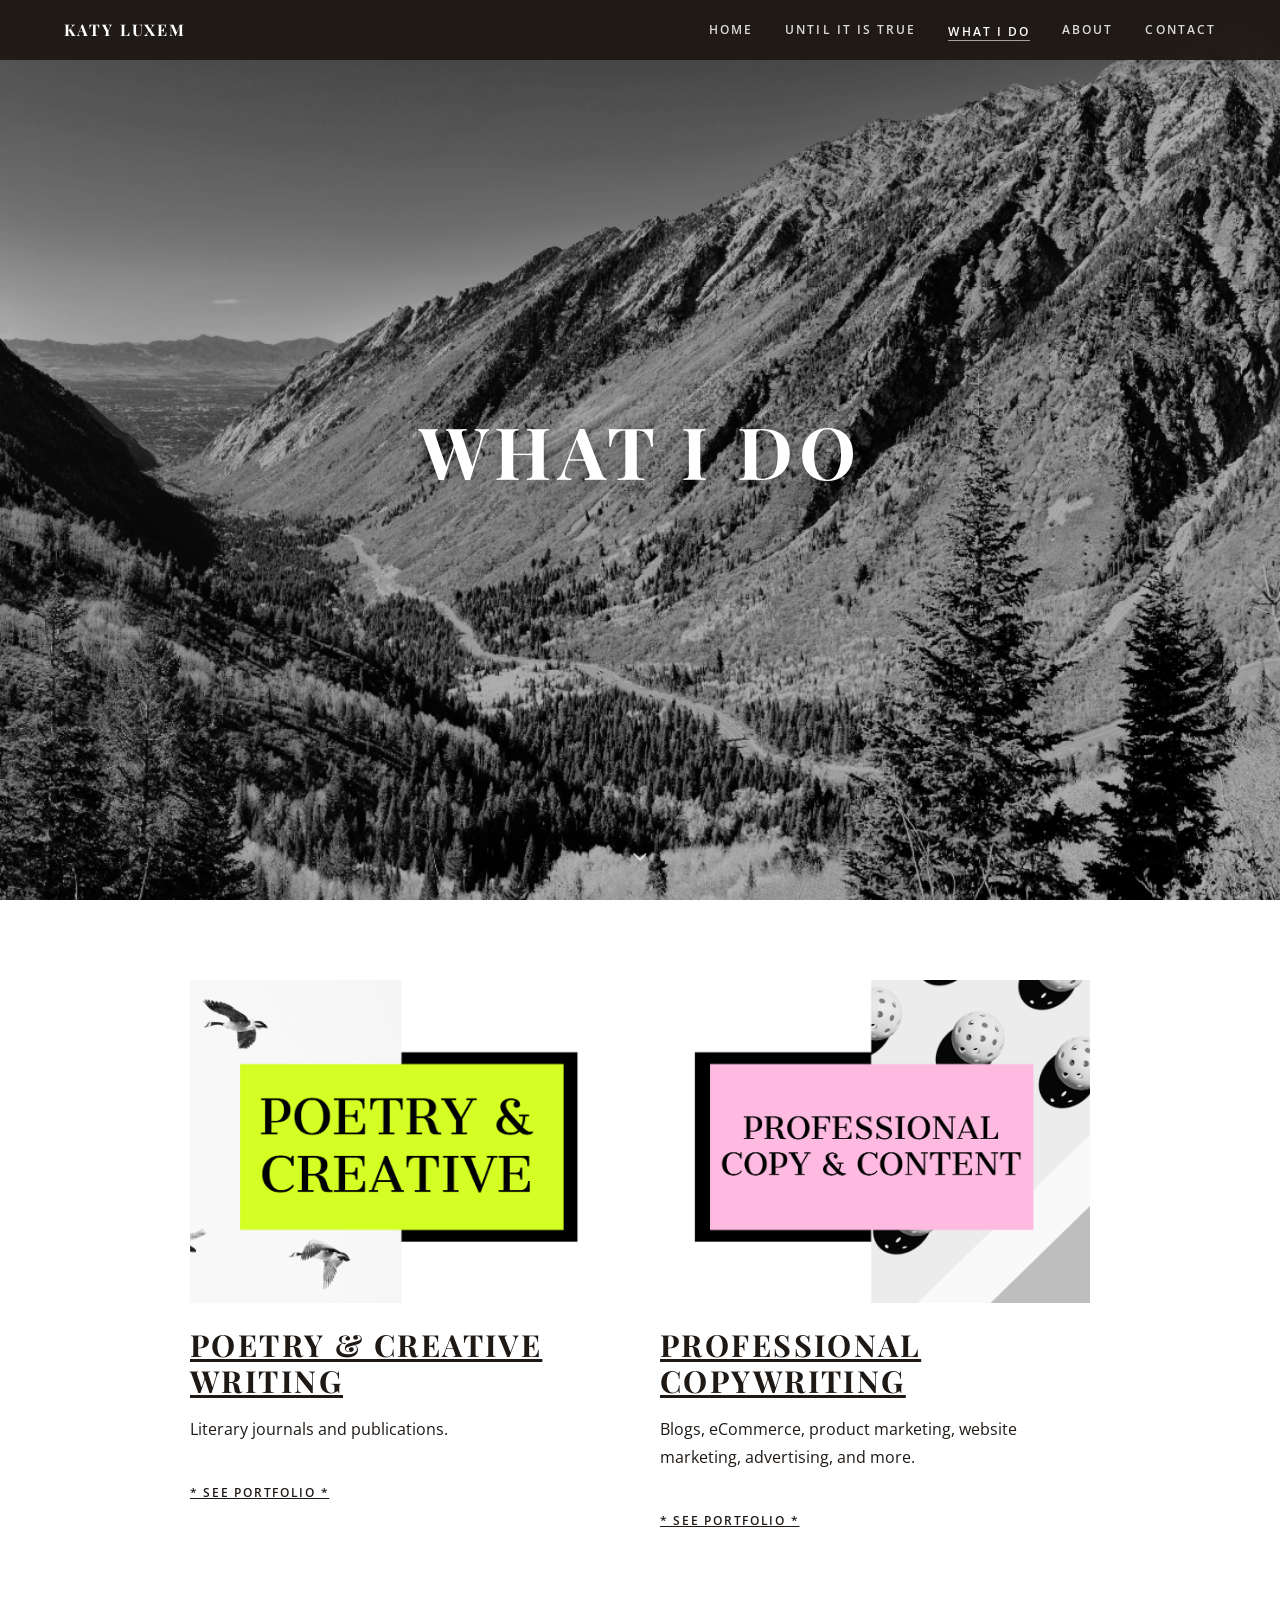
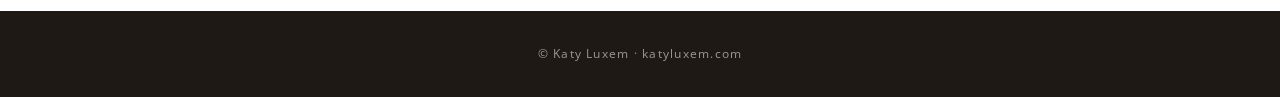
<file: writing-portfolio/index.html>
<!DOCTYPE html>
<html lang="en">
<head>
  <meta charset="UTF-8">
  <meta name="viewport" content="width=device-width, initial-scale=1">
  <title>What I Do — Katy Luxem Writing Portfolio</title>
  <meta name="description" content="Katy Luxem's writing portfolio — poetry and creative writing publications, and professional copywriting work.">
  <link rel="stylesheet" href="../css/style.css">
</head>
<body>

  <!-- ── Navigation ── -->
  <nav class="nav" aria-label="Main navigation">
    <input type="checkbox" id="nav-toggle" class="nav__toggle visually-hidden" aria-hidden="true">
    <div class="nav__inner">
      <a href="../" class="nav__logo">Katy Luxem</a>
      <label for="nav-toggle" class="nav__hamburger" aria-label="Toggle menu">
        <span></span>
        <span></span>
        <span></span>
      </label>
      <div class="nav__links">
        <a href="../">Home</a>
        <a href="../until-it-is-true/">Until It Is True</a>
        <div class="nav__item nav__item--has-dropdown">
          <a href="../writing-portfolio/" class="active">What I Do</a>
          <div class="nav__dropdown">
            <a href="../writing-portfolio/poetry-creative/">Poetry &amp; Creative</a>
            <a href="../writing-portfolio/professional/">Professional</a>
          </div>
        </div>
        <a href="../about/">About</a>
        <a href="../contact/">Contact</a>
      </div>
    </div>
  </nav>

  <main>

    <!-- ── Section 1: Hero ── -->
    <section
      class="hero"
      style="background-image: url('../images/hero-home.png');"
      aria-label="Portfolio hero background"
    >
      <div class="hero__overlay" aria-hidden="true"></div>
      <div class="hero__content">
        <h1 class="hero__title">What I Do</h1>
      </div>
      <a href="#portfolio" class="hero__scroll" aria-label="Scroll to portfolio">
        <svg xmlns="http://www.w3.org/2000/svg" viewBox="0 0 24 24" fill="none" stroke="currentColor" stroke-width="2" stroke-linecap="round" stroke-linejoin="round" aria-hidden="true">
          <polyline points="6 9 12 15 18 9"></polyline>
        </svg>
      </a>
    </section>

    <!-- ── Section 2: Portfolio cards ── -->
    <section id="portfolio" class="section section--white">
      <div class="card-grid">
        <!-- Poetry card -->
        <div class="card">
          <img
            src="../images/poetry-section.png"
            alt="Poetry and creative writing"
            class="card__img"
          >
          <h2 class="card__title">
            <a href="poetry-creative/">Poetry &amp; Creative Writing</a>
          </h2>
          <p>Literary journals and publications.</p>
          <a href="poetry-creative/" class="card__link">* See Portfolio *</a>
        </div>
        <!-- Professional card -->
        <div class="card">
          <img
            src="../images/professional-section.png"
            alt="Professional copywriting"
            class="card__img"
          >
          <h2 class="card__title">
            <a href="professional/">Professional Copywriting</a>
          </h2>
          <p>Blogs, eCommerce, product marketing, website marketing, advertising, and more.</p>
          <a href="professional/" class="card__link">* See Portfolio *</a>
        </div>
      </div>
    </section>

  </main>

  <!-- ── Footer ── -->
  <footer class="footer">
    <p>&copy; Katy Luxem &middot; katyluxem.com</p>
  </footer>

</body>
</html>
</file>
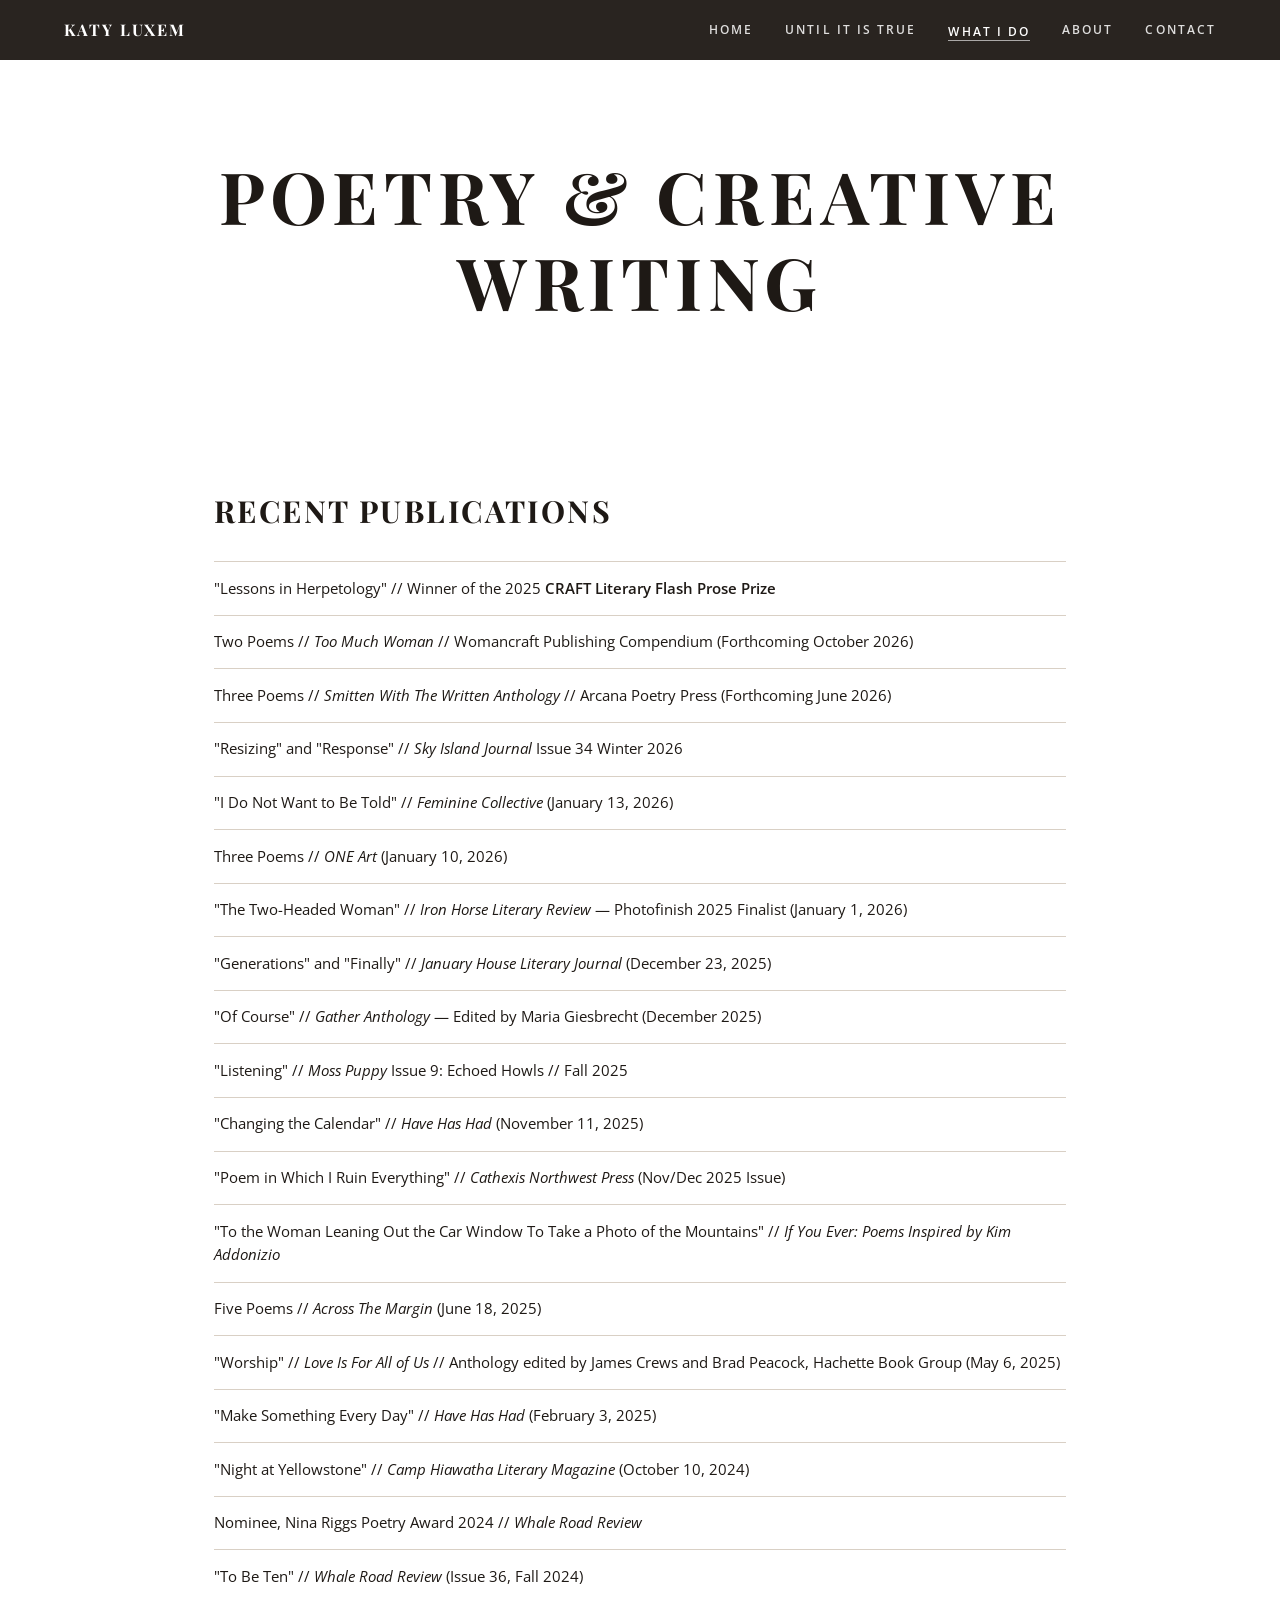
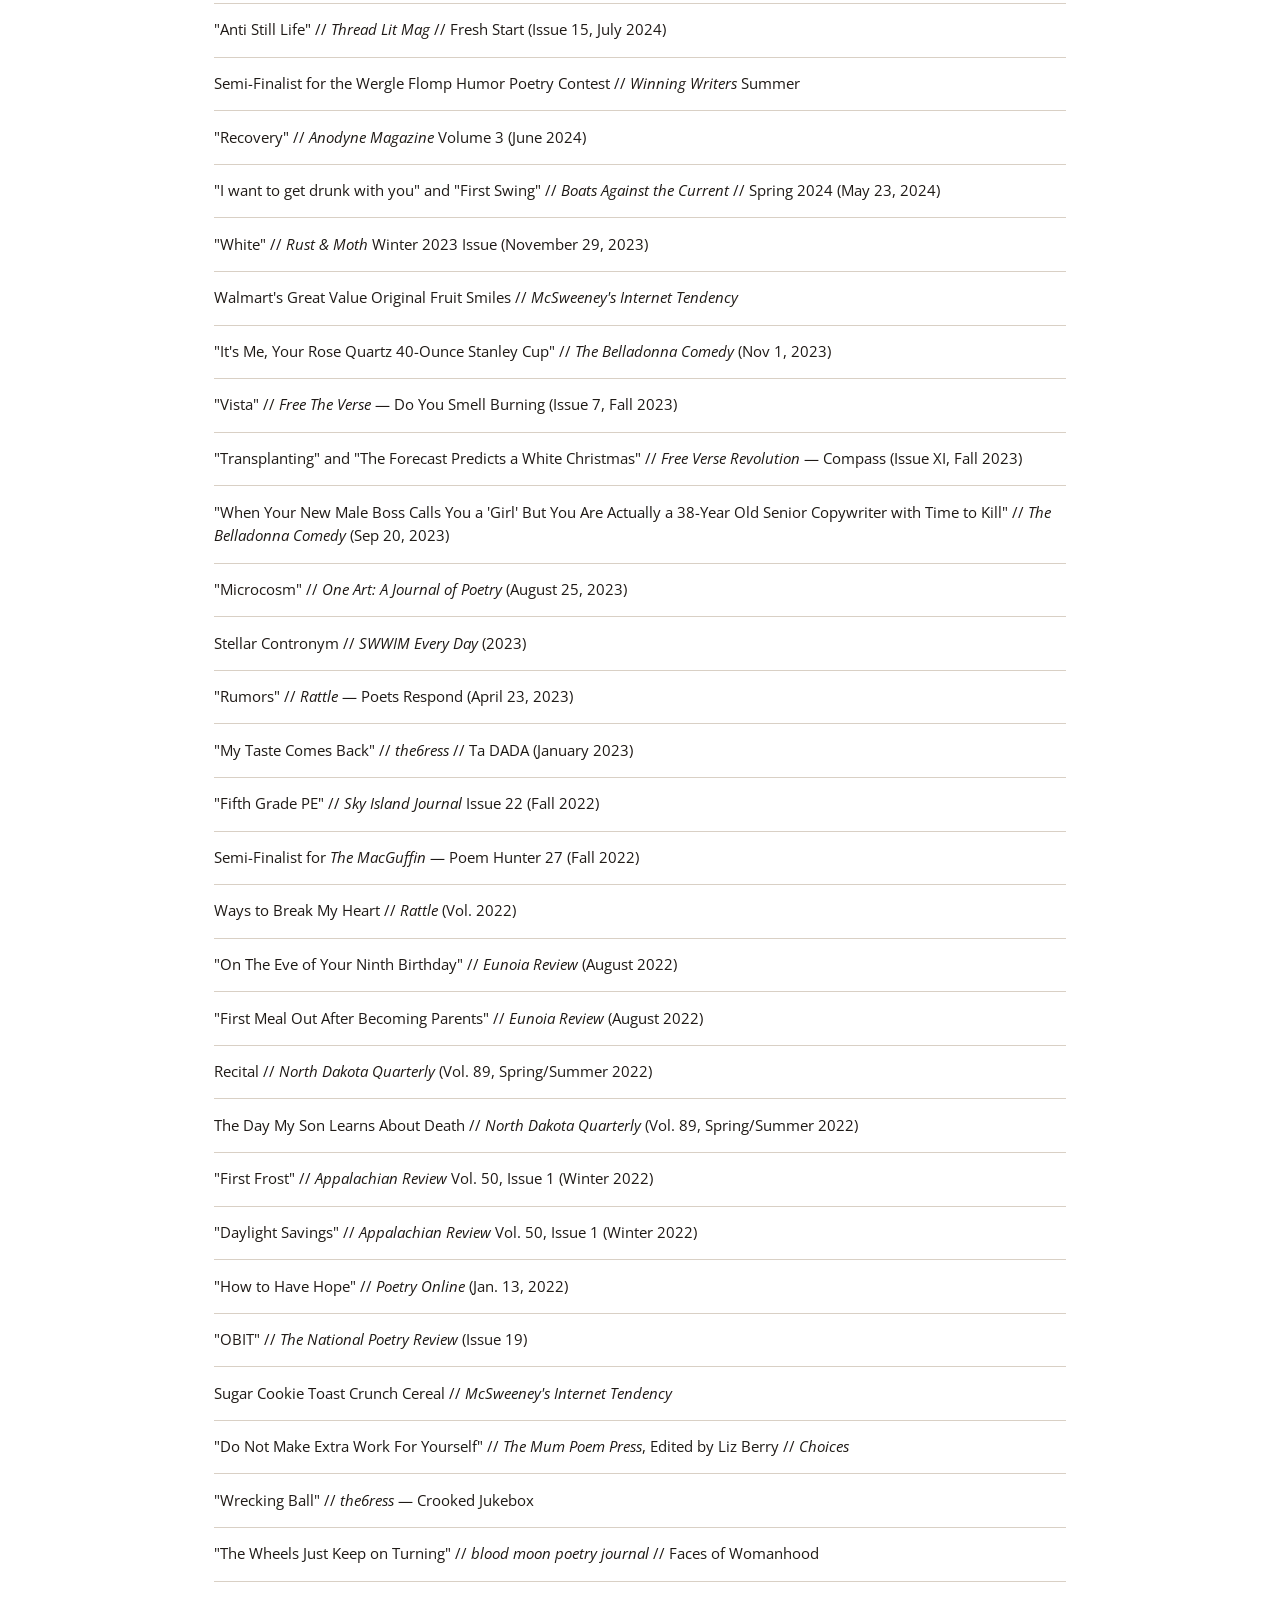
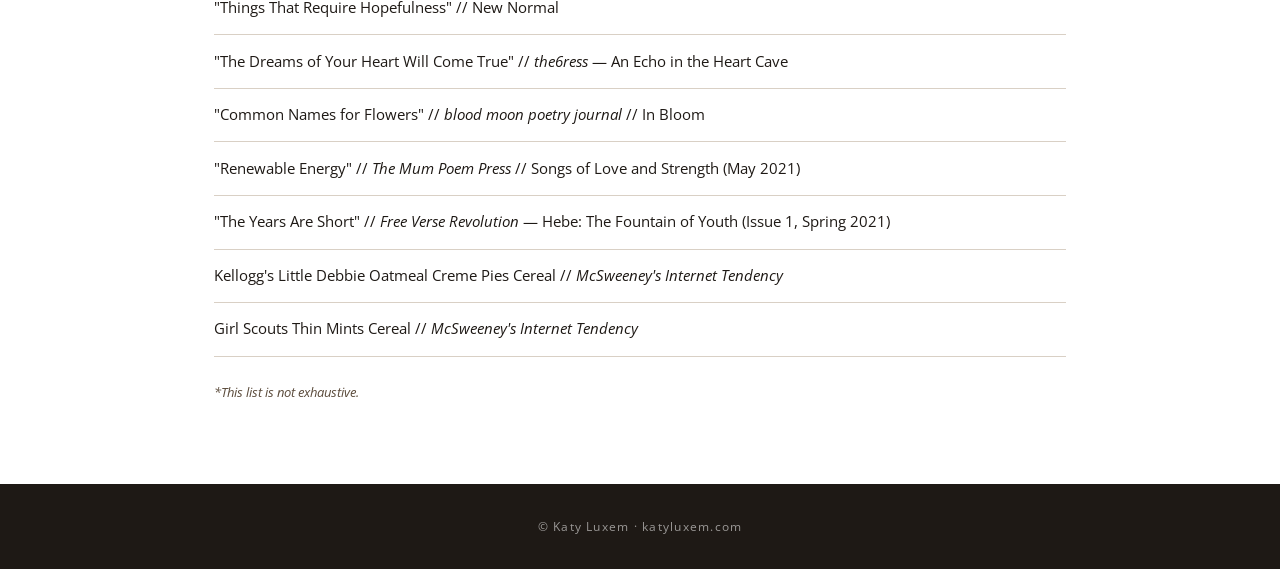
<file: writing-portfolio/poetry-creative/index.html>
<!DOCTYPE html>
<html lang="en">
<head>
  <meta charset="UTF-8">
  <meta name="viewport" content="width=device-width, initial-scale=1">
  <title>Poetry &amp; Creative Writing — Katy Luxem</title>
  <meta name="description" content="Katy Luxem's poetry and creative writing publications in literary journals including Rattle, McSweeney's, The National Poetry Review, and many more.">
  <link rel="stylesheet" href="../../css/style.css">
</head>
<body>

  <!-- ── Navigation ── -->
  <nav class="nav" aria-label="Main navigation">
    <input type="checkbox" id="nav-toggle" class="nav__toggle visually-hidden" aria-hidden="true">
    <div class="nav__inner">
      <a href="../../" class="nav__logo">Katy Luxem</a>
      <label for="nav-toggle" class="nav__hamburger" aria-label="Toggle menu">
        <span></span>
        <span></span>
        <span></span>
      </label>
      <div class="nav__links">
        <a href="../../">Home</a>
        <a href="../../until-it-is-true/">Until It Is True</a>
        <div class="nav__item nav__item--has-dropdown">
          <a href="../../writing-portfolio/" class="active">What I Do</a>
          <div class="nav__dropdown">
            <a href="../../writing-portfolio/poetry-creative/">Poetry &amp; Creative</a>
            <a href="../../writing-portfolio/professional/">Professional</a>
          </div>
        </div>
        <a href="../../about/">About</a>
        <a href="../../contact/">Contact</a>
      </div>
    </div>
  </nav>

  <main>

    <!-- ── Section 1: Hero (plain, no bg image) ── -->
    <header class="hero hero--plain" aria-label="Poetry and creative writing">
      <div class="hero__content">
        <h1 class="hero__title">Poetry &amp; Creative Writing</h1>
      </div>
    </header>

    <!-- ── Section 2: Publications ── -->
    <section id="publications" class="section section--white">
      <div class="container">
        <h2 class="section-heading" style="margin-bottom: 2rem;">Recent Publications</h2>
        <ul class="pub-list">
          <li><a href="https://www.craftliterary.com/craft-flash-prose-prize-2025/" target="_blank" rel="noopener noreferrer">"Lessons in Herpetology"</a> // Winner of the 2025 <strong>CRAFT Literary Flash Prose Prize</strong></li>
          <li>Two Poems // <em>Too Much Woman</em> // Womancraft Publishing Compendium (Forthcoming October 2026)</li>
          <li>Three Poems // <em>Smitten With The Written Anthology</em> // Arcana Poetry Press (Forthcoming June 2026)</li>
          <li>"Resizing" and "Response" // <em>Sky Island Journal</em> Issue 34 Winter 2026</li>
          <li><a href="https://www.femininecollective.com/i-do-not-want-to-be-told/" target="_blank" rel="noopener noreferrer">"I Do Not Want to Be Told"</a> // <em>Feminine Collective</em> (January 13, 2026)</li>
          <li><a href="https://oneartpoetry.com/2026/01/10/three-poems-by-katy-luxem/" target="_blank" rel="noopener noreferrer">Three Poems</a> // <em>ONE Art</em> (January 10, 2026)</li>
          <li>"The Two-Headed Woman" // <em>Iron Horse Literary Review</em> — Photofinish 2025 Finalist (January 1, 2026)</li>
          <li><a href="https://januaryhouselit.com/2025/12/23/two-poems-by-katy-luxem/" target="_blank" rel="noopener noreferrer">"Generations" and "Finally"</a> // <em>January House Literary Journal</em> (December 23, 2025)</li>
          <li><a href="https://www.amazon.com/Gather-Selected-Poems-Maria-Giesbrecht/dp/1069915203" target="_blank" rel="noopener noreferrer">"Of Course"</a> // <em>Gather Anthology</em> — Edited by Maria Giesbrecht (December 2025)</li>
          <li>"Listening" // <em>Moss Puppy</em> Issue 9: Echoed Howls // Fall 2025</li>
          <li><a href="https://www.havehashad.com/hadposts/changing-the-calendar" target="_blank" rel="noopener noreferrer">"Changing the Calendar"</a> // <em>Have Has Had</em> (November 11, 2025)</li>
          <li><a href="https://www.cathexisnorthwestpress.com/nov-dec-2025" target="_blank" rel="noopener noreferrer">"Poem in Which I Ruin Everything"</a> // <em>Cathexis Northwest Press</em> (Nov/Dec 2025 Issue)</li>
          <li><a href="https://www.candacekronen.com/product-page/if-you-ever" target="_blank" rel="noopener noreferrer">"To the Woman Leaning Out the Car Window To Take a Photo of the Mountains"</a> // <em>If You Ever: Poems Inspired by Kim Addonizio</em></li>
          <li><a href="https://acrossthemargin.com/five-poems-by-katy-luxem/" target="_blank" rel="noopener noreferrer">Five Poems</a> // <em>Across The Margin</em> (June 18, 2025)</li>
          <li><a href="https://www.hachettebookgroup.com/titles/james-crews/love-is-for-all-of-us/9781635868951/" target="_blank" rel="noopener noreferrer">"Worship"</a> // <em>Love Is For All of Us</em> // Anthology edited by James Crews and Brad Peacock, Hachette Book Group (May 6, 2025)</li>
          <li><a href="https://www.havehashad.com/hadposts/make-something-every-day" target="_blank" rel="noopener noreferrer">"Make Something Every Day"</a> // <em>Have Has Had</em> (February 3, 2025)</li>
          <li><a href="https://campliterary.wordpress.com/yellowstone/" target="_blank" rel="noopener noreferrer">"Night at Yellowstone"</a> // <em>Camp Hiawatha Literary Magazine</em> (October 10, 2024)</li>
          <li>Nominee, Nina Riggs Poetry Award 2024 // <em>Whale Road Review</em></li>
          <li><a href="https://www.whaleroadreview.com/luxem/" target="_blank" rel="noopener noreferrer">"To Be Ten"</a> // <em>Whale Road Review</em> (Issue 36, Fall 2024)</li>
          <li>"Anti Still Life" // <em>Thread Lit Mag</em> // Fresh Start (Issue 15, July 2024)</li>
          <li>Semi-Finalist for the Wergle Flomp Humor Poetry Contest // <em>Winning Writers</em> Summer</li>
          <li><a href="https://anodynemag.com/vol3/" target="_blank" rel="noopener noreferrer">"Recovery"</a> // <em>Anodyne Magazine</em> Volume 3 (June 2024)</li>
          <li><a href="https://boatsagainstthecurrent.org/poetry/2-poems-by-katy-luxem" target="_blank" rel="noopener noreferrer">"I want to get drunk with you" and "First Swing"</a> // <em>Boats Against the Current</em> // Spring 2024 (May 23, 2024)</li>
          <li><a href="https://rustandmoth.com/issue/winter-2023/" target="_blank" rel="noopener noreferrer">"White"</a> // <em>Rust &amp; Moth</em> Winter 2023 Issue (November 29, 2023)</li>
          <li><a href="https://www.mcsweeneys.net/articles/walmarts-great-value-original-fruit-smiles" target="_blank" rel="noopener noreferrer">Walmart's Great Value Original Fruit Smiles</a> // <em>McSweeney's Internet Tendency</em></li>
          <li><a href="https://medium.com/thebelladonnacomedy/its-me-your-rose-quartz-40-ounce-stanley-cup-e913a1ec90a7" target="_blank" rel="noopener noreferrer">"It's Me, Your Rose Quartz 40-Ounce Stanley Cup"</a> // <em>The Belladonna Comedy</em> (Nov 1, 2023)</li>
          <li><a href="https://www.free-the-verse.com/do-you-smell-burning#vista" target="_blank" rel="noopener noreferrer">"Vista"</a> // <em>Free The Verse</em> — Do You Smell Burning (Issue 7, Fall 2023)</li>
          <li><a href="https://freeverserevolution.files.wordpress.com/2023/10/issue-xi-compass-digital-copy.pdf" target="_blank" rel="noopener noreferrer">"Transplanting" and "The Forecast Predicts a White Christmas"</a> // <em>Free Verse Revolution</em> — Compass (Issue XI, Fall 2023)</li>
          <li><a href="https://thebelladonnacomedy.com/when-your-new-male-boss-calls-you-a-girl-but-you-are-actually-a-38-year-old-senior-copywriter-adffc8687d30" target="_blank" rel="noopener noreferrer">"When Your New Male Boss Calls You a 'Girl' But You Are Actually a 38-Year Old Senior Copywriter with Time to Kill"</a> // <em>The Belladonna Comedy</em> (Sep 20, 2023)</li>
          <li><a href="https://oneartpoetry.com/2023/08/25/microcosm-by-katy-luxem/" target="_blank" rel="noopener noreferrer">"Microcosm"</a> // <em>One Art: A Journal of Poetry</em> (August 25, 2023)</li>
          <li><a href="https://www.swwim.org/swwimeveryday/2023/6/23/stellar-contronym" target="_blank" rel="noopener noreferrer">Stellar Contronym</a> // <em>SWWIM Every Day</em> (2023)</li>
          <li><a href="https://www.rattle.com/rumors-by-katy-luxem/" target="_blank" rel="noopener noreferrer">"Rumors"</a> // <em>Rattle</em> — Poets Respond (April 23, 2023)</li>
          <li><a href="https://www.etsy.com/listing/1352766557/issue-4-ta-dada-by-the6ress" target="_blank" rel="noopener noreferrer">"My Taste Comes Back"</a> // <em>the6ress</em> // Ta DADA (January 2023)</li>
          <li><a href="../../fifth-grade-pe/">"Fifth Grade PE"</a> // <em>Sky Island Journal</em> Issue 22 (Fall 2022)</li>
          <li>Semi-Finalist for <em>The MacGuffin</em> — Poem Hunter 27 (Fall 2022)</li>
          <li><a href="https://www.rattle.com/ways-to-break-my-heart-by-katy-luxem/" target="_blank" rel="noopener noreferrer">Ways to Break My Heart</a> // <em>Rattle</em> (Vol. 2022)</li>
          <li><a href="https://eunoiareview.wordpress.com/2022/08/23/on-the-eve-of-your-ninth-birthday/" target="_blank" rel="noopener noreferrer">"On The Eve of Your Ninth Birthday"</a> // <em>Eunoia Review</em> (August 2022)</li>
          <li><a href="https://eunoiareview.wordpress.com/2022/08/22/first-meal-out-after-becoming-parents/" target="_blank" rel="noopener noreferrer">"First Meal Out After Becoming Parents"</a> // <em>Eunoia Review</em> (August 2022)</li>
          <li><a href="../../recital/">Recital</a> // <em>North Dakota Quarterly</em> (Vol. 89, Spring/Summer 2022)</li>
          <li><a href="../../the-day-my-son-learns-about-death/">The Day My Son Learns About Death</a> // <em>North Dakota Quarterly</em> (Vol. 89, Spring/Summer 2022)</li>
          <li><a href="https://appalachianreview.net/winter-2022-vol-50-no-1/" target="_blank" rel="noopener noreferrer">"First Frost"</a> // <em>Appalachian Review</em> Vol. 50, Issue 1 (Winter 2022)</li>
          <li><a href="https://appalachianreview.net/winter-2022-vol-50-no-1/" target="_blank" rel="noopener noreferrer">"Daylight Savings"</a> // <em>Appalachian Review</em> Vol. 50, Issue 1 (Winter 2022)</li>
          <li><a href="https://www.poetry.onl/read/katy-lux" target="_blank" rel="noopener noreferrer">"How to Have Hope"</a> // <em>Poetry Online</em> (Jan. 13, 2022)</li>
          <li><a href="https://nationalpoetryreview.wordpress.com/issue-19-2021/katy-luxem/" target="_blank" rel="noopener noreferrer">"OBIT"</a> // <em>The National Poetry Review</em> (Issue 19)</li>
          <li><a href="https://www.mcsweeneys.net/articles/sugar-cookie-toast-crunch-cereal" target="_blank" rel="noopener noreferrer">Sugar Cookie Toast Crunch Cereal</a> // <em>McSweeney's Internet Tendency</em></li>
          <li><a href="../../do-not-make-extra-work-for-yourself/">"Do Not Make Extra Work For Yourself"</a> // <em>The Mum Poem Press</em>, Edited by Liz Berry // <em>Choices</em></li>
          <li><a href="https://www.etsy.com/uk/listing/1047233263/issue-2-crooked-jukebox-by-the6ress" target="_blank" rel="noopener noreferrer">"Wrecking Ball"</a> // <em>the6ress</em> — Crooked Jukebox</li>
          <li><a href="https://www.amazon.com/dp/173991550X" target="_blank" rel="noopener noreferrer">"The Wheels Just Keep on Turning"</a> // <em>blood moon poetry journal</em> // Faces of Womanhood</li>
          <li><a href="https://newnormalzine.bigcartel.com/product/new-normal-zine" target="_blank" rel="noopener noreferrer">"Things That Require Hopefulness"</a> // New Normal</li>
          <li><a href="https://the6ress.com/zines" target="_blank" rel="noopener noreferrer">"The Dreams of Your Heart Will Come True"</a> // <em>the6ress</em> — An Echo in the Heart Cave</li>
          <li><a href="../../common-names-for-flowers/">"Common Names for Flowers"</a> // <em>blood moon poetry journal</em> // In Bloom</li>
          <li><a href="https://themumpoempress.com/products/songs-of-love-and-strength" target="_blank" rel="noopener noreferrer">"Renewable Energy"</a> // <em>The Mum Poem Press</em> // Songs of Love and Strength (May 2021)</li>
          <li>"The Years Are Short" // <em>Free Verse Revolution</em> — Hebe: The Fountain of Youth (Issue 1, Spring 2021)</li>
          <li><a href="https://www.mcsweeneys.net/articles/kelloggs-little-debbie-oatmeal-creme-pies-cereal" target="_blank" rel="noopener noreferrer">Kellogg's Little Debbie Oatmeal Creme Pies Cereal</a> // <em>McSweeney's Internet Tendency</em></li>
          <li><a href="https://www.mcsweeneys.net/articles/the-fifteenth-batch-2017" target="_blank" rel="noopener noreferrer">Girl Scouts Thin Mints Cereal</a> // <em>McSweeney's Internet Tendency</em></li>
        </ul>
        <p class="pub-list__note">*This list is not exhaustive.</p>
      </div>
    </section>

  </main>

  <!-- ── Footer ── -->
  <footer class="footer">
    <p>&copy; Katy Luxem &middot; katyluxem.com</p>
  </footer>

</body>
</html>
</file>
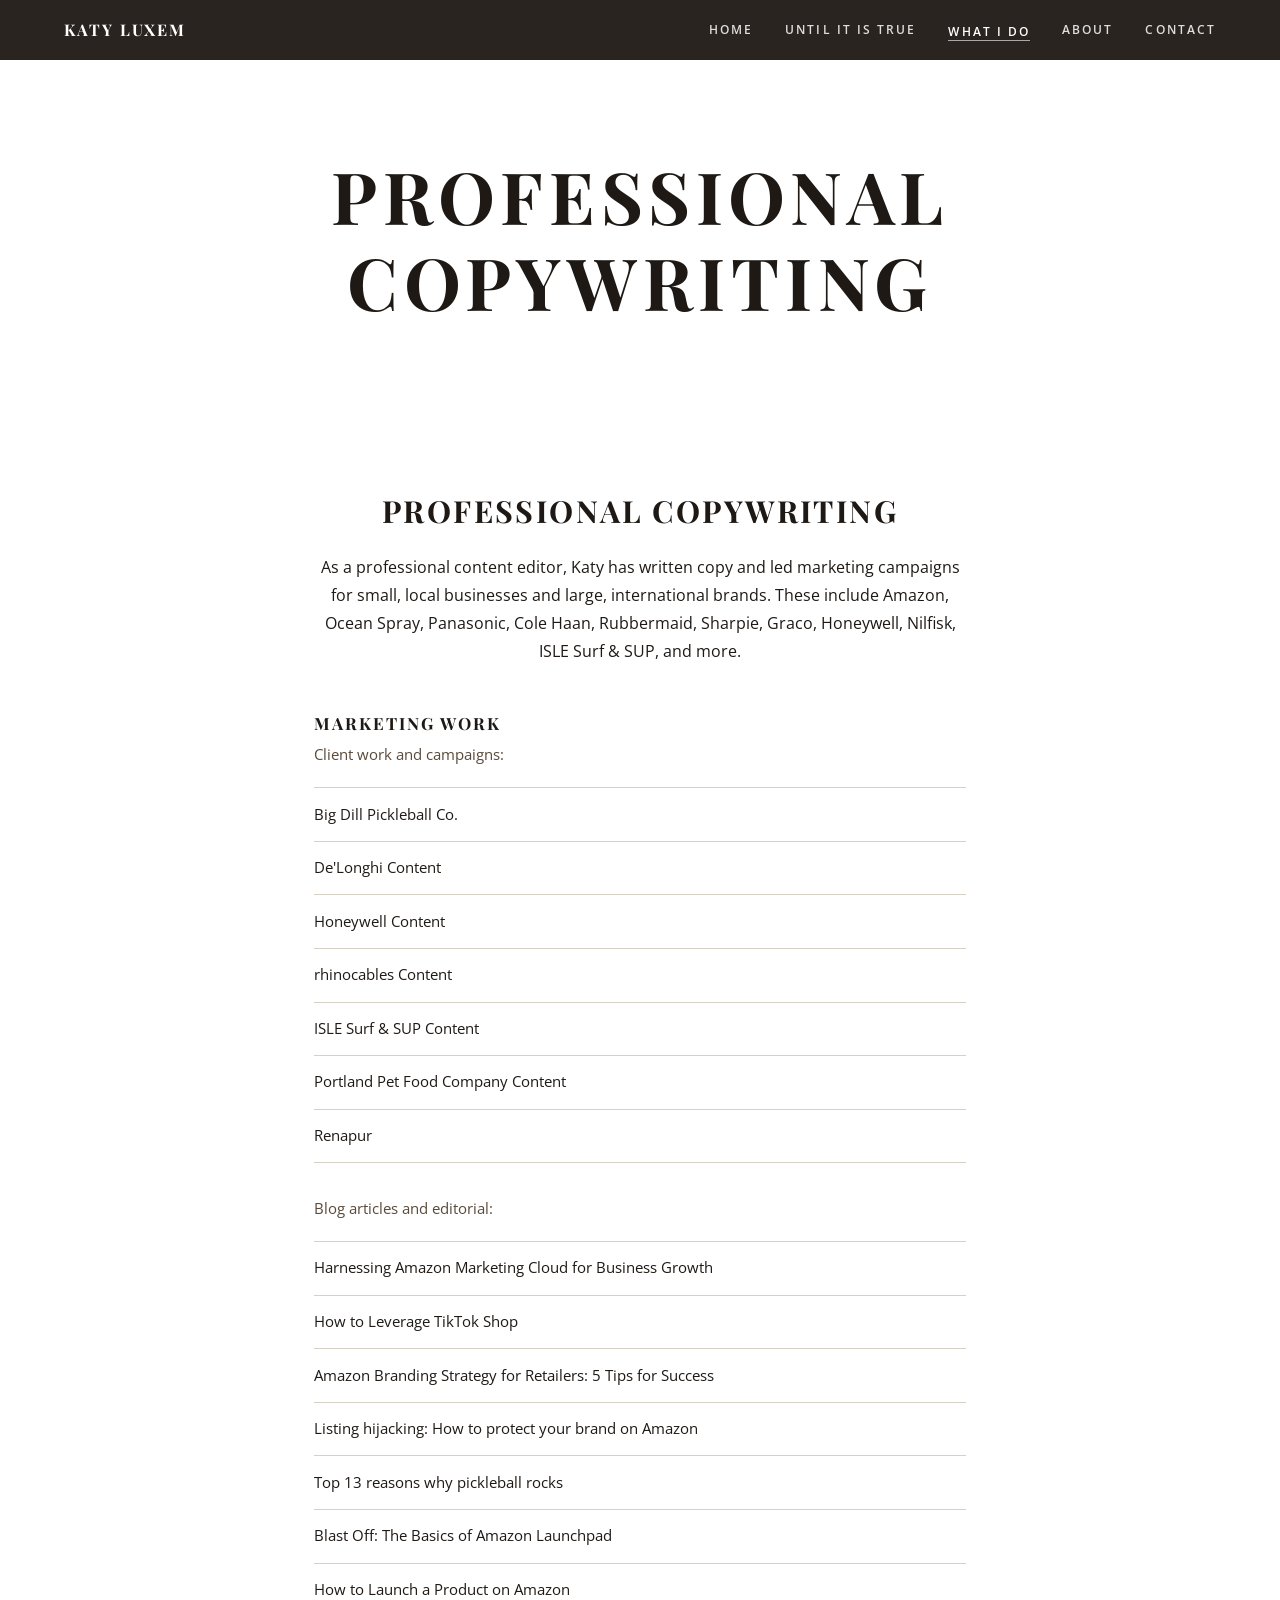
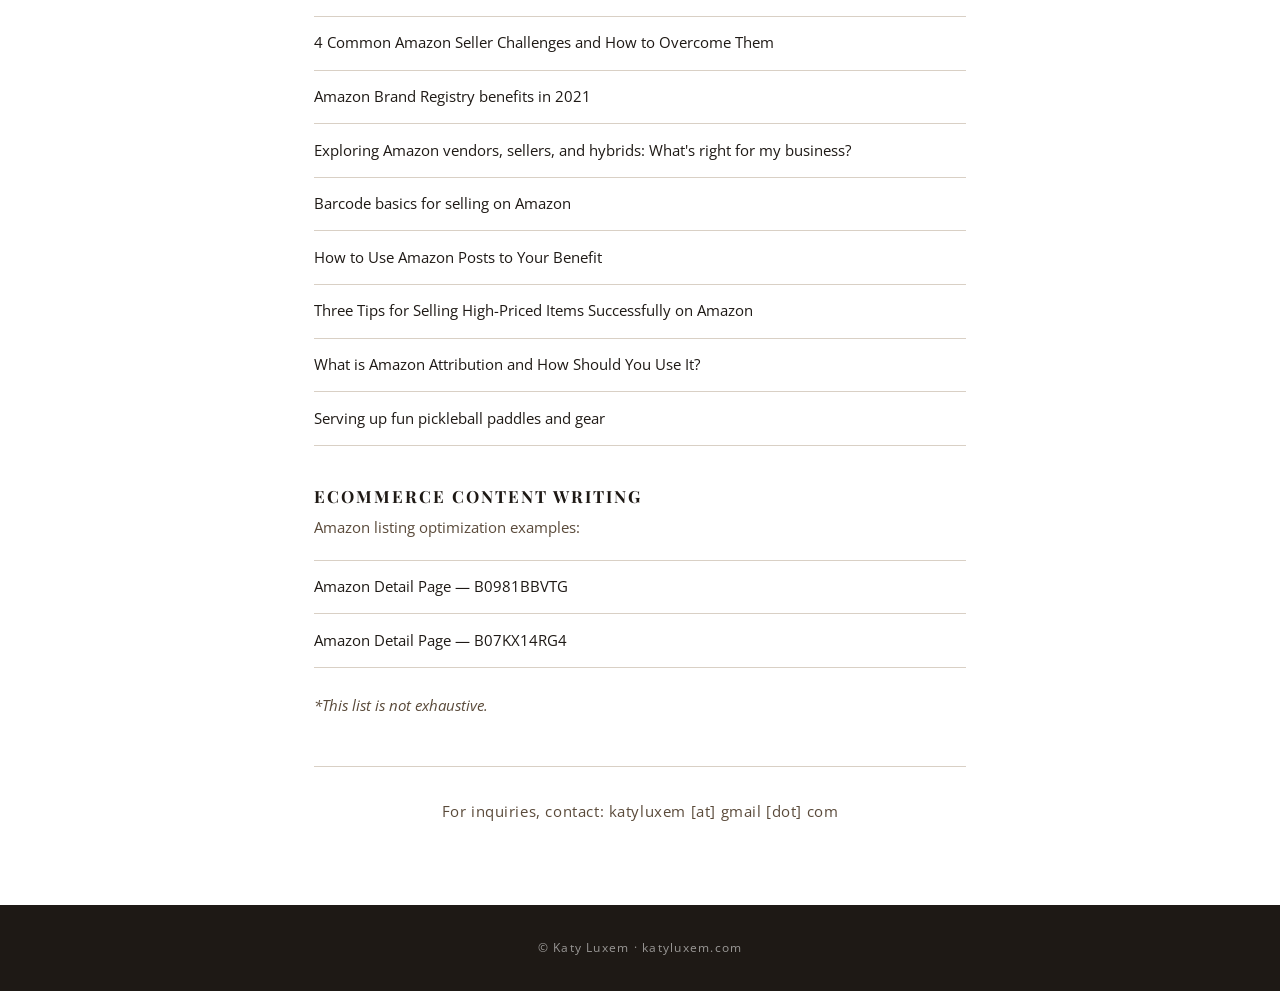
<file: writing-portfolio/professional/index.html>
<!DOCTYPE html>
<html lang="en">
<head>
  <meta charset="UTF-8">
  <meta name="viewport" content="width=device-width, initial-scale=1">
  <title>Professional Copywriting — Katy Luxem</title>
  <meta name="description" content="Katy Luxem is a professional writer and content editor specializing in Amazon listing optimization, brand content, and marketing copy.">
  <link rel="stylesheet" href="../../css/style.css">
</head>
<body>

  <!-- ── Navigation ── -->
  <nav class="nav" aria-label="Main navigation">
    <input type="checkbox" id="nav-toggle" class="nav__toggle visually-hidden" aria-hidden="true">
    <div class="nav__inner">
      <a href="../../" class="nav__logo">Katy Luxem</a>
      <label for="nav-toggle" class="nav__hamburger" aria-label="Toggle menu">
        <span></span>
        <span></span>
        <span></span>
      </label>
      <div class="nav__links">
        <a href="../../">Home</a>
        <a href="../../until-it-is-true/">Until It Is True</a>
        <div class="nav__item nav__item--has-dropdown">
          <a href="../../writing-portfolio/" class="active">What I Do</a>
          <div class="nav__dropdown">
            <a href="../../writing-portfolio/poetry-creative/">Poetry &amp; Creative</a>
            <a href="../../writing-portfolio/professional/">Professional</a>
          </div>
        </div>
        <a href="../../about/">About</a>
        <a href="../../contact/">Contact</a>
      </div>
    </div>
  </nav>

  <main>

    <!-- ── Section 1: Hero (plain) ── -->
    <header class="hero hero--plain" aria-label="Professional copywriting">
      <div class="hero__content">
        <h1 class="hero__title">Professional Copywriting</h1>
      </div>
    </header>

    <!-- ── Section 2: Content ── -->
    <section id="content" class="section section--white">
      <div class="container text-center" style="max-width: 700px;">
        <h2 style="margin-bottom: 1.5rem;">Professional Copywriting</h2>

        <p>As a professional content editor, Katy has written copy and led marketing campaigns for small, local businesses and large, international brands. These include Amazon, Ocean Spray, Panasonic, Cole Haan, Rubbermaid, Sharpie, Graco, Honeywell, Nilfisk, ISLE Surf &amp; SUP, and more.</p>

        <div style="margin-top: 3rem; text-align: left;">

          <div class="service-section">
            <h2>Marketing Work</h2>
            <p>Client work and campaigns:</p>
            <ul class="pub-list" style="margin-top: 0.75rem;">
              <li><a href="https://www.bigdillpickleballcompany.com/" target="_blank" rel="noopener noreferrer">Big Dill Pickleball Co.</a></li>
              <li><a href="https://ecommercenurse.com/case-studies/delonghi/" target="_blank" rel="noopener noreferrer">De'Longhi Content</a></li>
              <li><a href="https://ecommercenurse.com/case-studies/honeywell/" target="_blank" rel="noopener noreferrer">Honeywell Content</a></li>
              <li><a href="https://ecommercenurse.com/case-studies/rhinocables/" target="_blank" rel="noopener noreferrer">rhinocables Content</a></li>
              <li><a href="https://ecommercenurse.com/case-studies/isle/" target="_blank" rel="noopener noreferrer">ISLE Surf &amp; SUP Content</a></li>
              <li><a href="https://ecommercenurse.com/case-studies/portland-pet-food-company/" target="_blank" rel="noopener noreferrer">Portland Pet Food Company Content</a></li>
              <li><a href="https://www.amazon.co.uk/Renapur-Leather-Balsam-200ml-SANDALWOOD/dp/B07T9FB93G" target="_blank" rel="noopener noreferrer">Renapur</a></li>
            </ul>

            <p style="margin-top: 2rem;">Blog articles and editorial:</p>
            <ul class="pub-list" style="margin-top: 0.75rem;">
              <li><a href="https://www.ecomengine.com/blog/amazon-marketing-cloud" target="_blank" rel="noopener noreferrer">Harnessing Amazon Marketing Cloud for Business Growth</a></li>
              <li><a href="https://www.ecomengine.com/blog/tiktok-shop" target="_blank" rel="noopener noreferrer">How to Leverage TikTok Shop</a></li>
              <li><a href="https://www.ecomengine.com/blog/amazon-branding-strategy" target="_blank" rel="noopener noreferrer">Amazon Branding Strategy for Retailers: 5 Tips for Success</a></li>
              <li><a href="https://ecommercenurse.com/listing-hijacking-how-to-protect-your-brand-on-amazon/" target="_blank" rel="noopener noreferrer">Listing hijacking: How to protect your brand on Amazon</a></li>
              <li><a href="https://www.bigdillpickleballcompany.com/blogs/news/top-13-reasons-why-pickleball-rocks" target="_blank" rel="noopener noreferrer">Top 13 reasons why pickleball rocks</a></li>
              <li><a href="https://www.ecomengine.com/blog/amazon-launchpad" target="_blank" rel="noopener noreferrer">Blast Off: The Basics of Amazon Launchpad</a></li>
              <li><a href="https://www.ecomengine.com/blog/launch-product-on-amazon" target="_blank" rel="noopener noreferrer">How to Launch a Product on Amazon</a></li>
              <li><a href="https://www.ecomengine.com/blog/amazon-seller-challenges" target="_blank" rel="noopener noreferrer">4 Common Amazon Seller Challenges and How to Overcome Them</a></li>
              <li><a href="https://ecommercenurse.com/amazon-brand-registry-benefits-in-2021/" target="_blank" rel="noopener noreferrer">Amazon Brand Registry benefits in 2021</a></li>
              <li><a href="https://www.khoocommerce.com/91/Exploring-Amazon-vendors-sellers-and-hybrids" target="_blank" rel="noopener noreferrer">Exploring Amazon vendors, sellers, and hybrids: What's right for my business?</a></li>
              <li><a href="https://ecommercenurse.com/barcode-basics-for-selling-on-amazon/" target="_blank" rel="noopener noreferrer">Barcode basics for selling on Amazon</a></li>
              <li><a href="https://www.ecomengine.com/blog/amazon-posts" target="_blank" rel="noopener noreferrer">How to Use Amazon Posts to Your Benefit</a></li>
              <li><a href="https://ecommercenurse.com/three-tips-for-selling-high-priced-products-successfully-on-amazon/" target="_blank" rel="noopener noreferrer">Three Tips for Selling High-Priced Items Successfully on Amazon</a></li>
              <li><a href="https://ecommercenurse.com/what-is-amazon-attribution-and-how-should-you-use-it/" target="_blank" rel="noopener noreferrer">What is Amazon Attribution and How Should You Use It?</a></li>
              <li><a href="https://lassonde.utah.edu/big-dill-pickleball-co-serving-up-fun-pickleball-paddles-gear/" target="_blank" rel="noopener noreferrer">Serving up fun pickleball paddles and gear</a></li>
            </ul>
          </div>

          <div class="service-section">
            <h2>eCommerce Content Writing</h2>
            <p>Amazon listing optimization examples:</p>
            <ul class="pub-list" style="margin-top: 0.75rem;">
              <li><a href="https://www.amazon.com/dp/B0981BBVTG" target="_blank" rel="noopener noreferrer">Amazon Detail Page — B0981BBVTG</a></li>
              <li><a href="https://www.amazon.com/dp/B07KX14RG4" target="_blank" rel="noopener noreferrer">Amazon Detail Page — B07KX14RG4</a></li>
            </ul>
            <p class="pub-list__note">*This list is not exhaustive.</p>
          </div>

        </div>

        <div style="margin-top: 3rem; padding-top: 2rem; border-top: 1px solid #d9d0c5;">
          <p style="color: #5a4a3a; font-size: 0.92rem; letter-spacing: 0.04em;">
            For inquiries, contact: katyluxem [at] gmail [dot] com
          </p>
        </div>

      </div>
    </section>

  </main>

  <!-- ── Footer ── -->
  <footer class="footer">
    <p>&copy; Katy Luxem &middot; katyluxem.com</p>
  </footer>

</body>
</html>
</file>
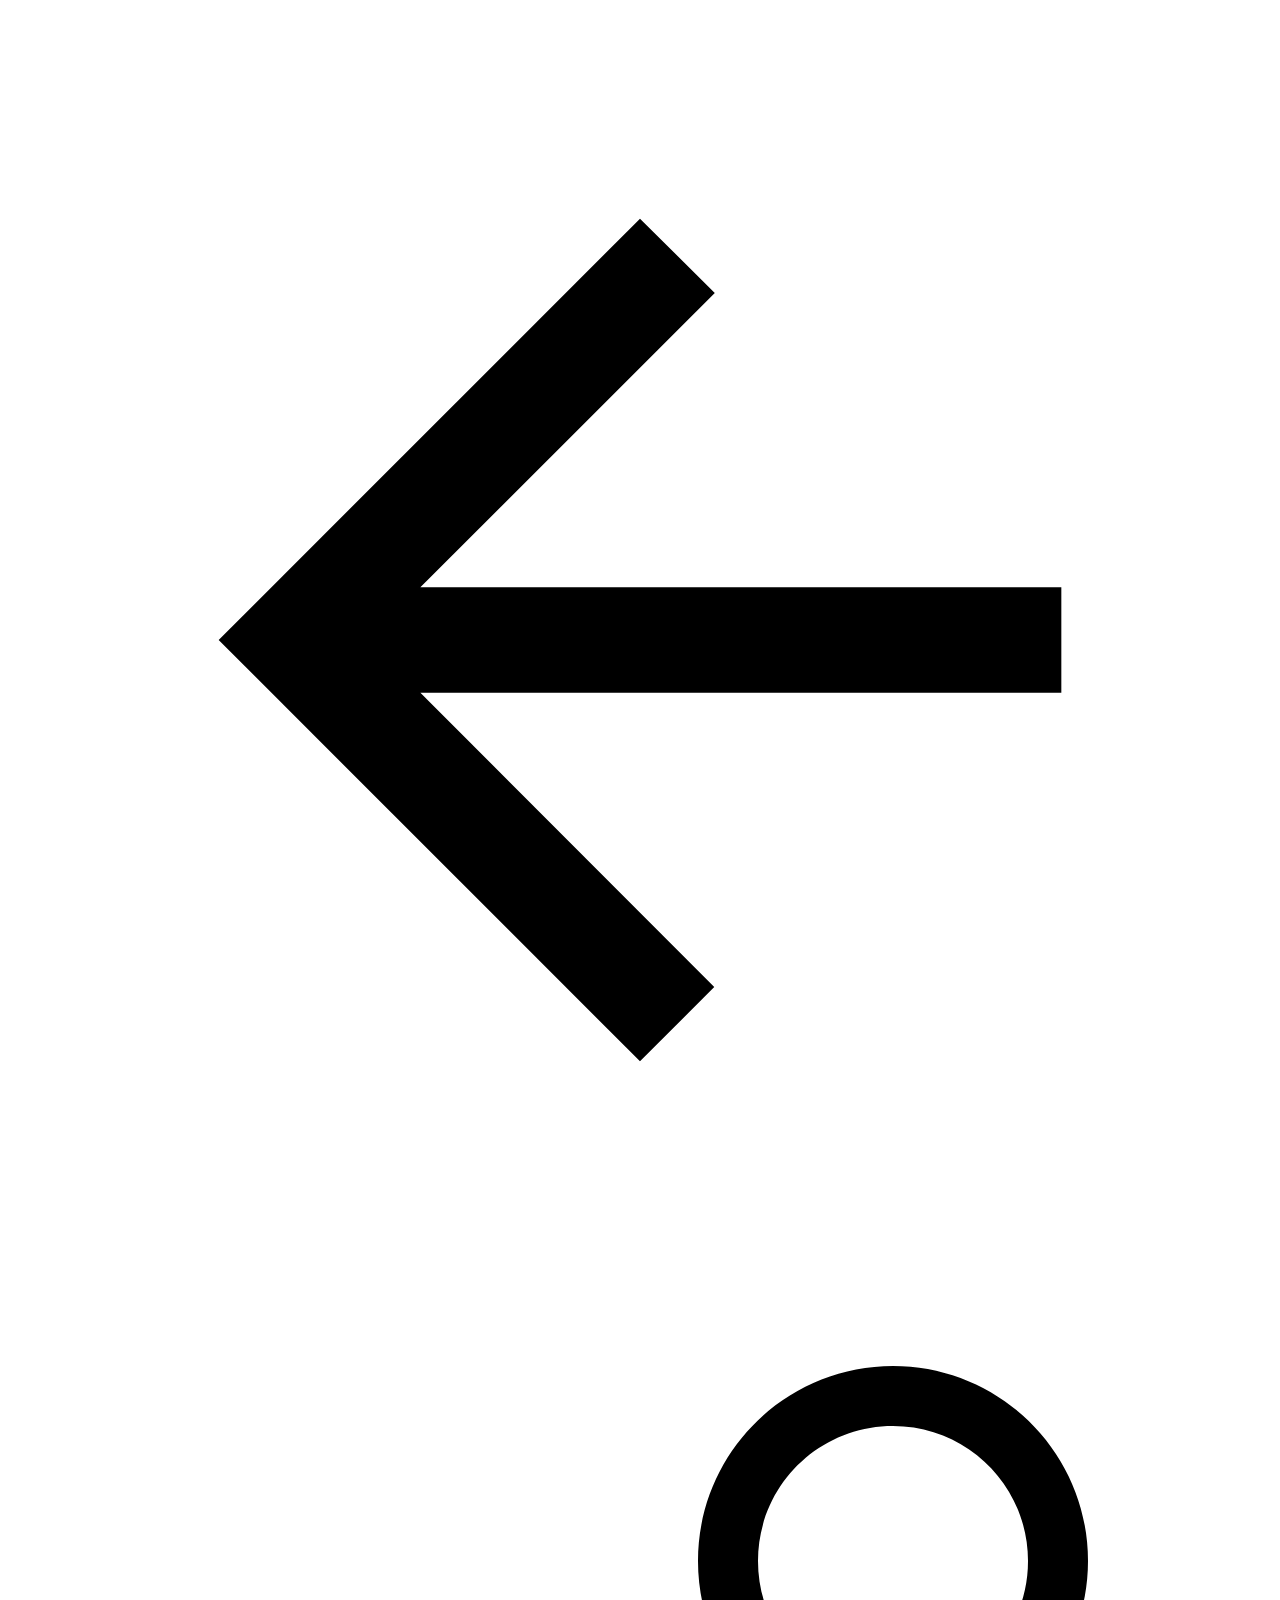
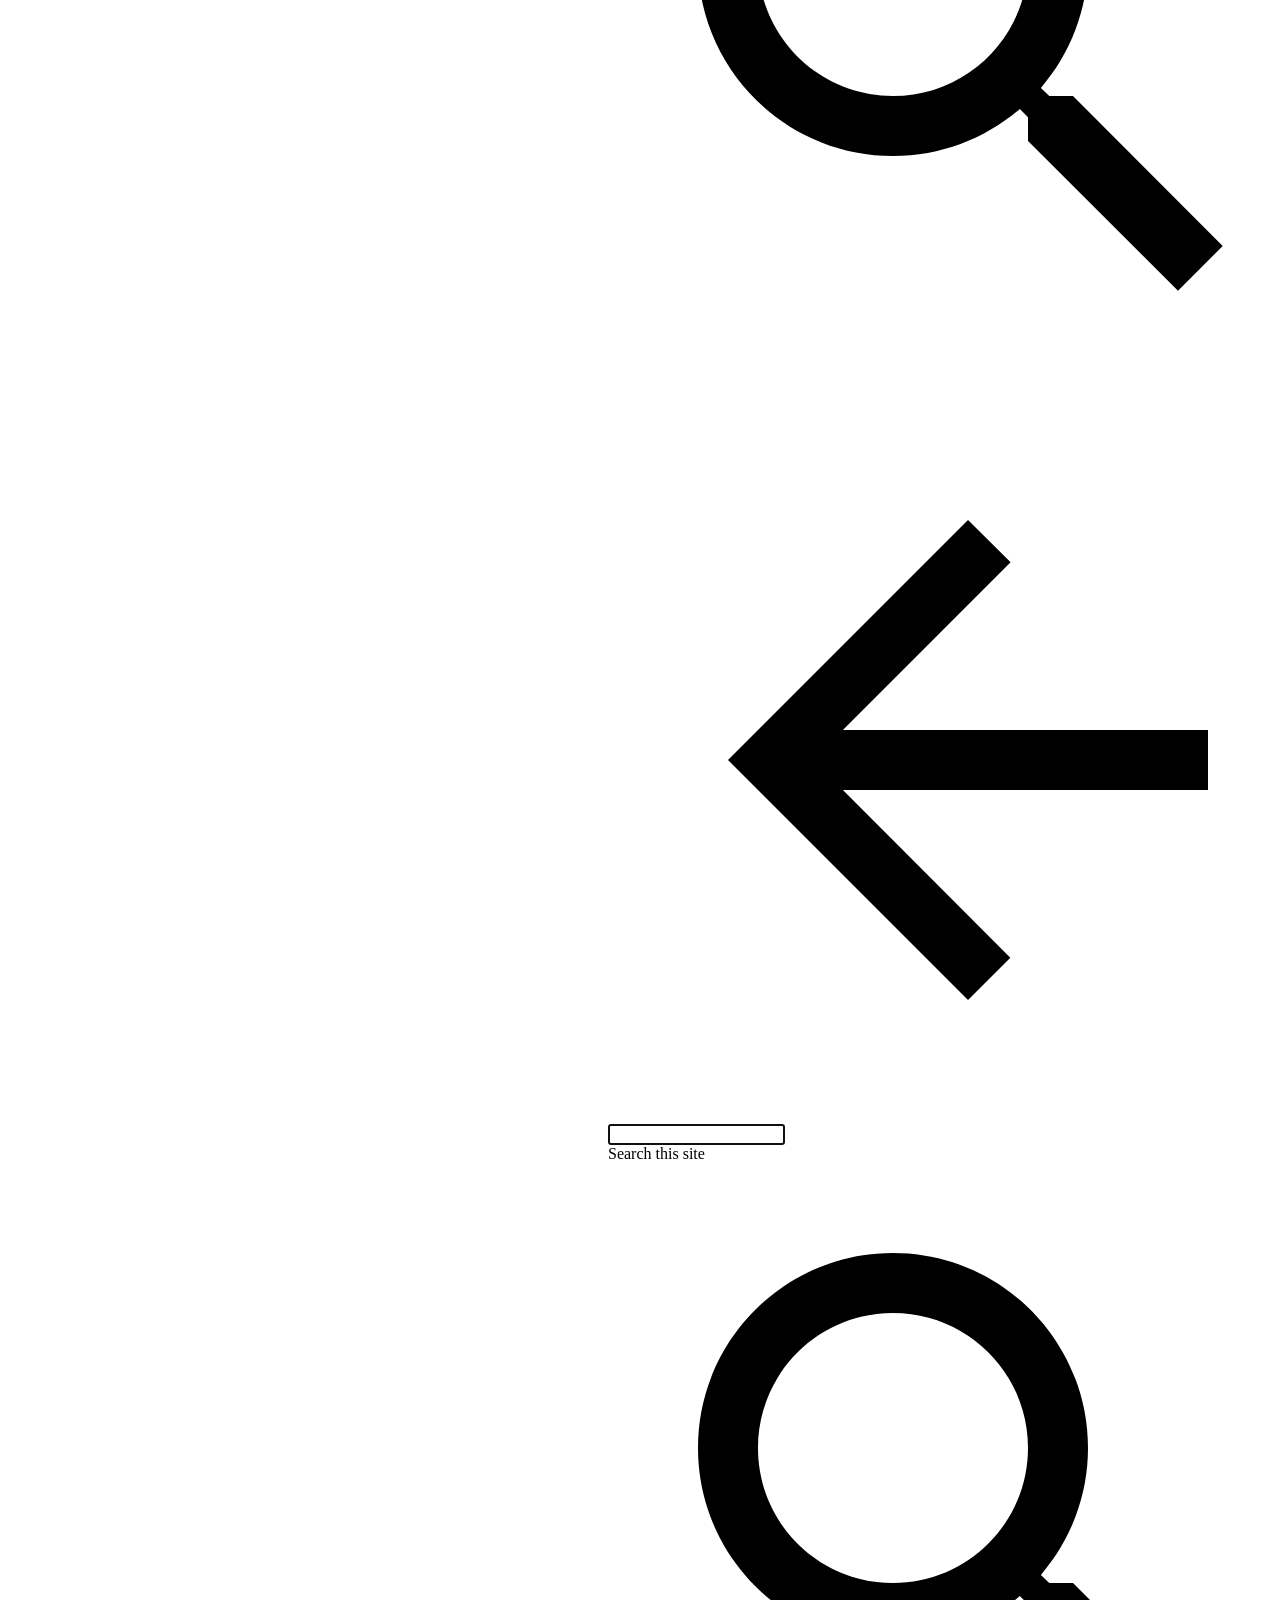
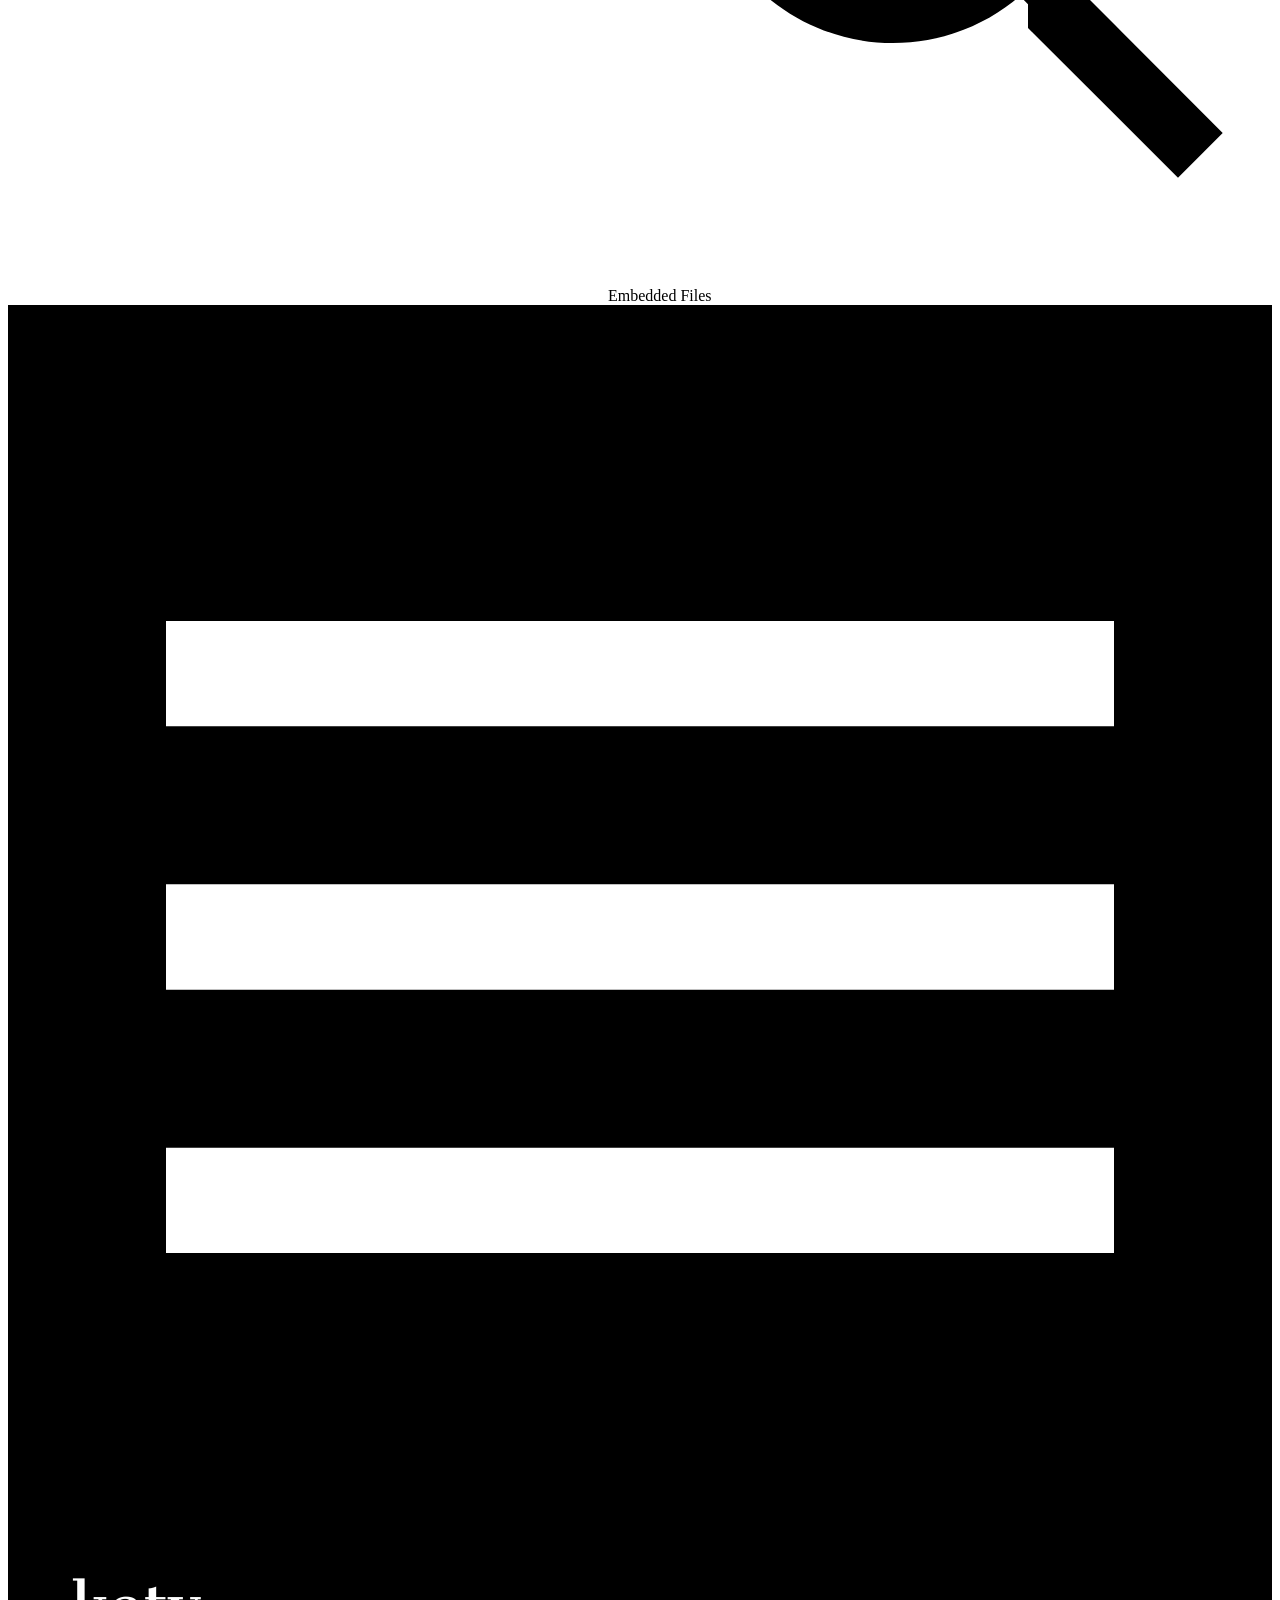
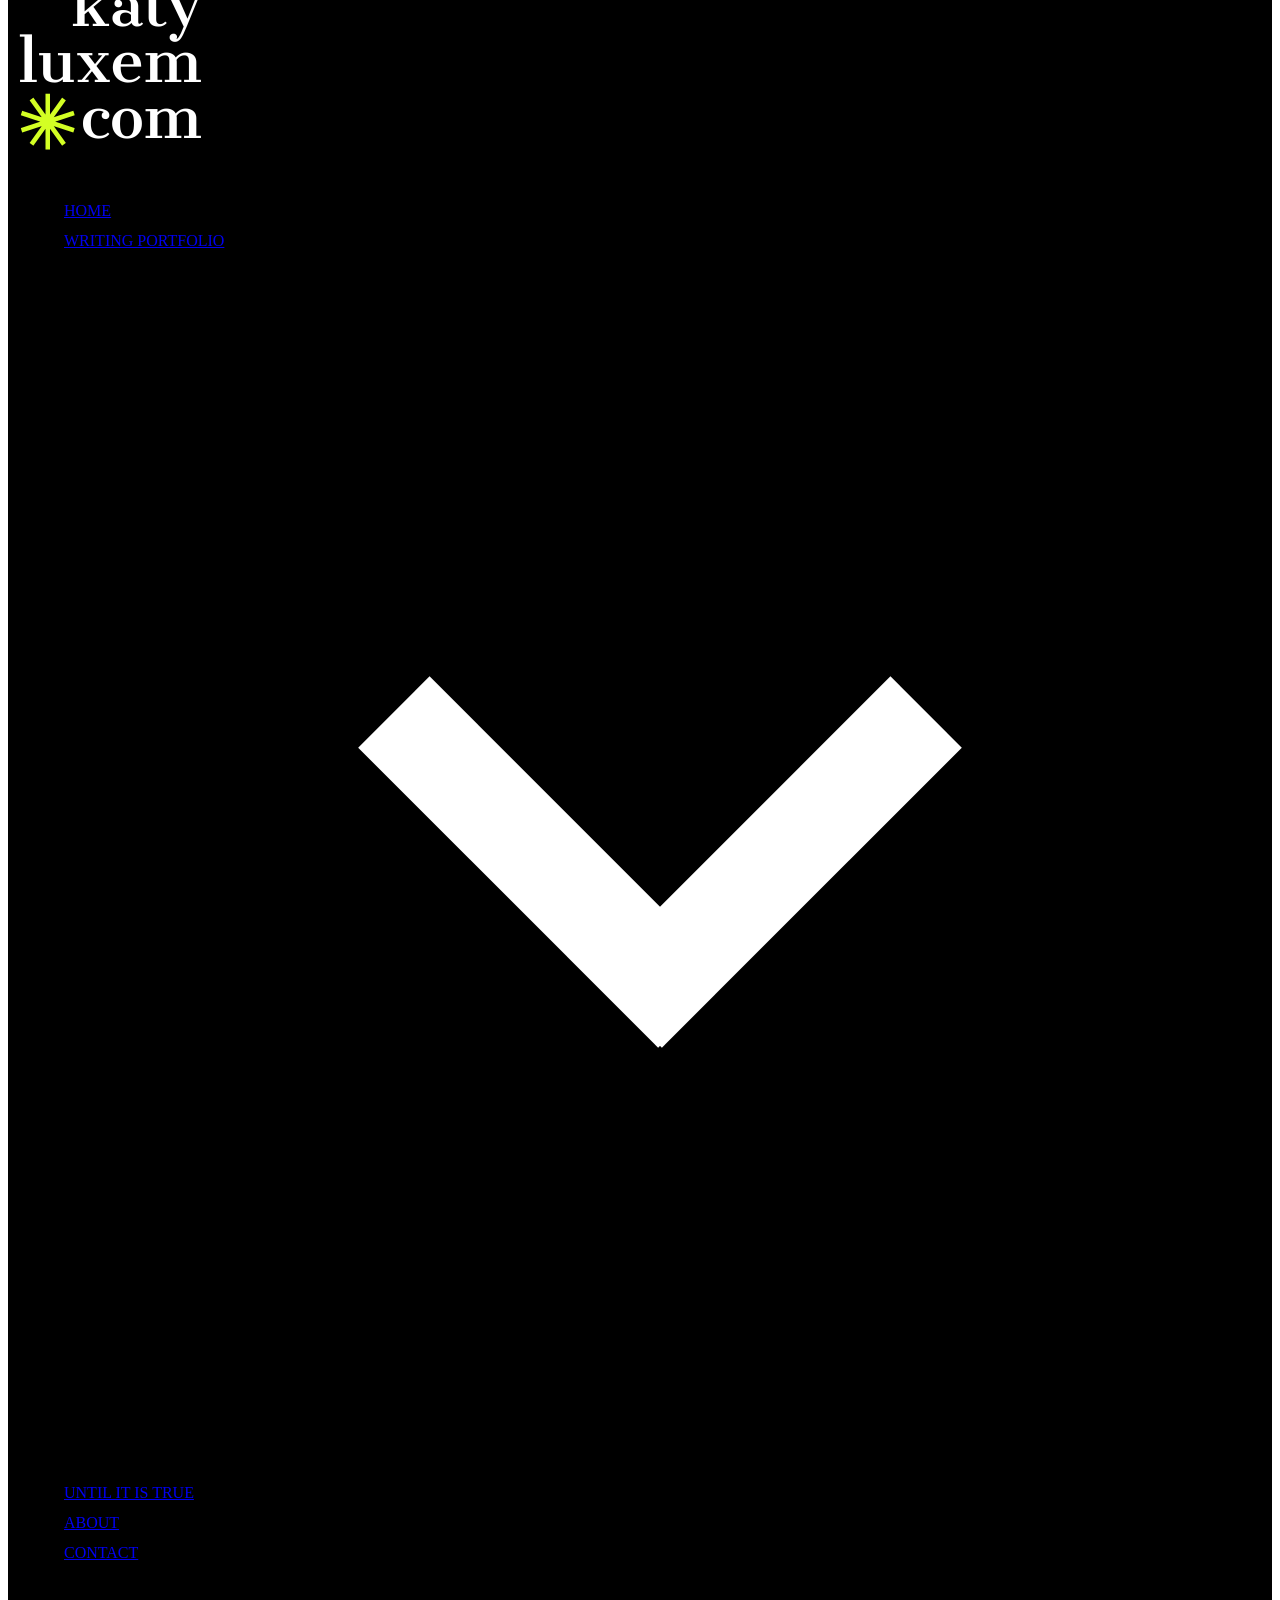
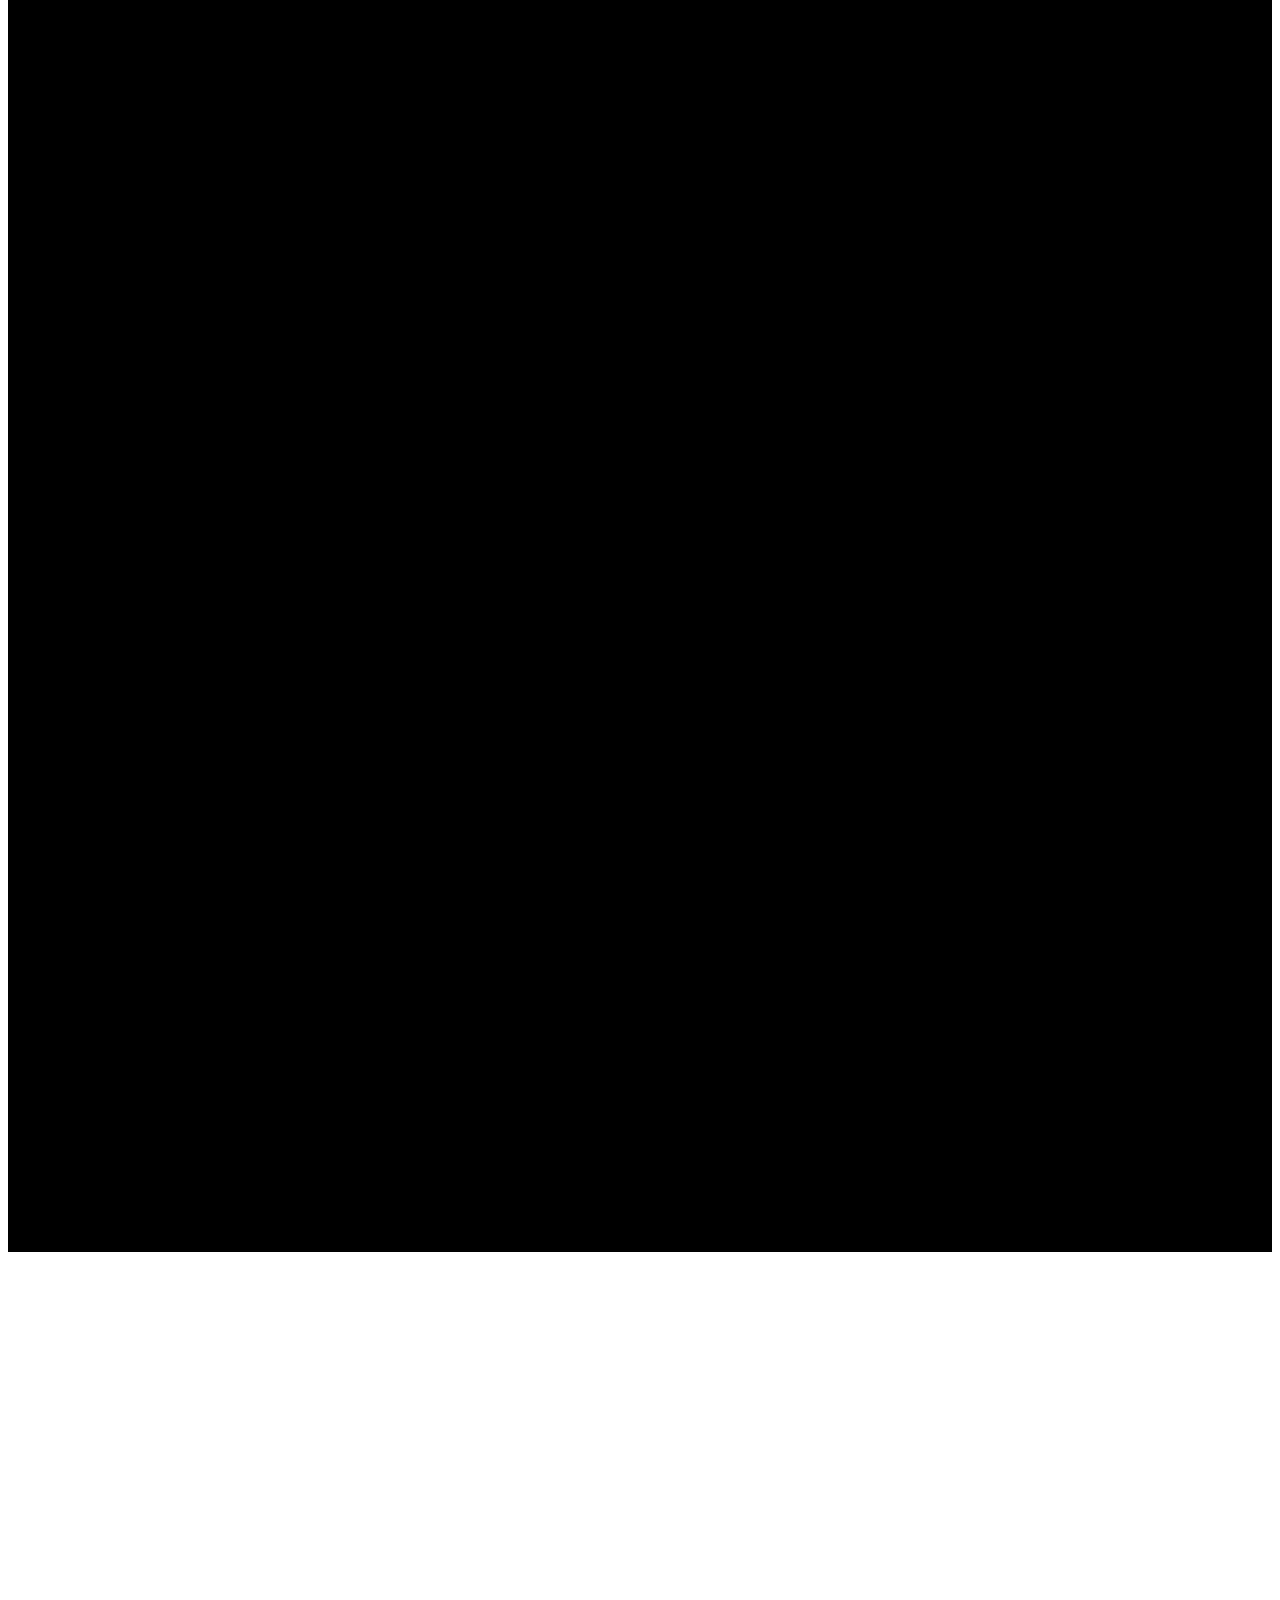
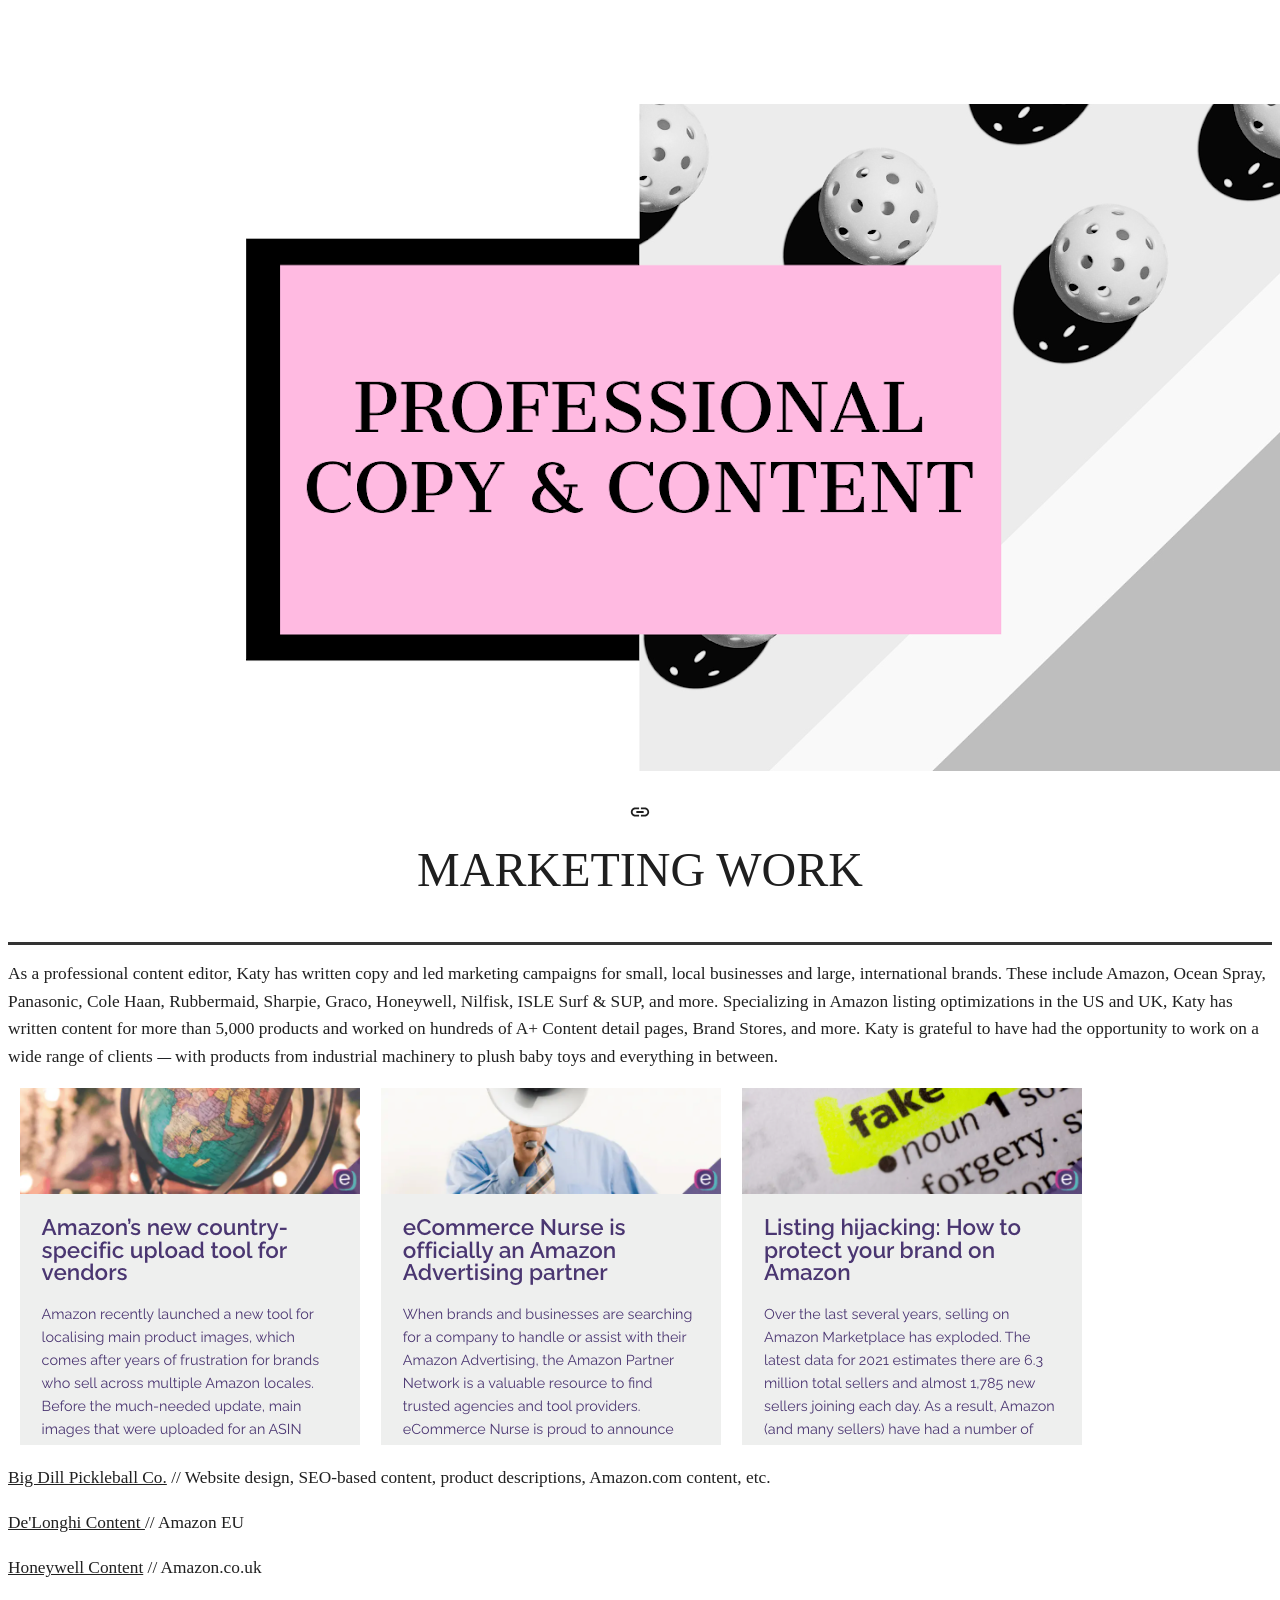
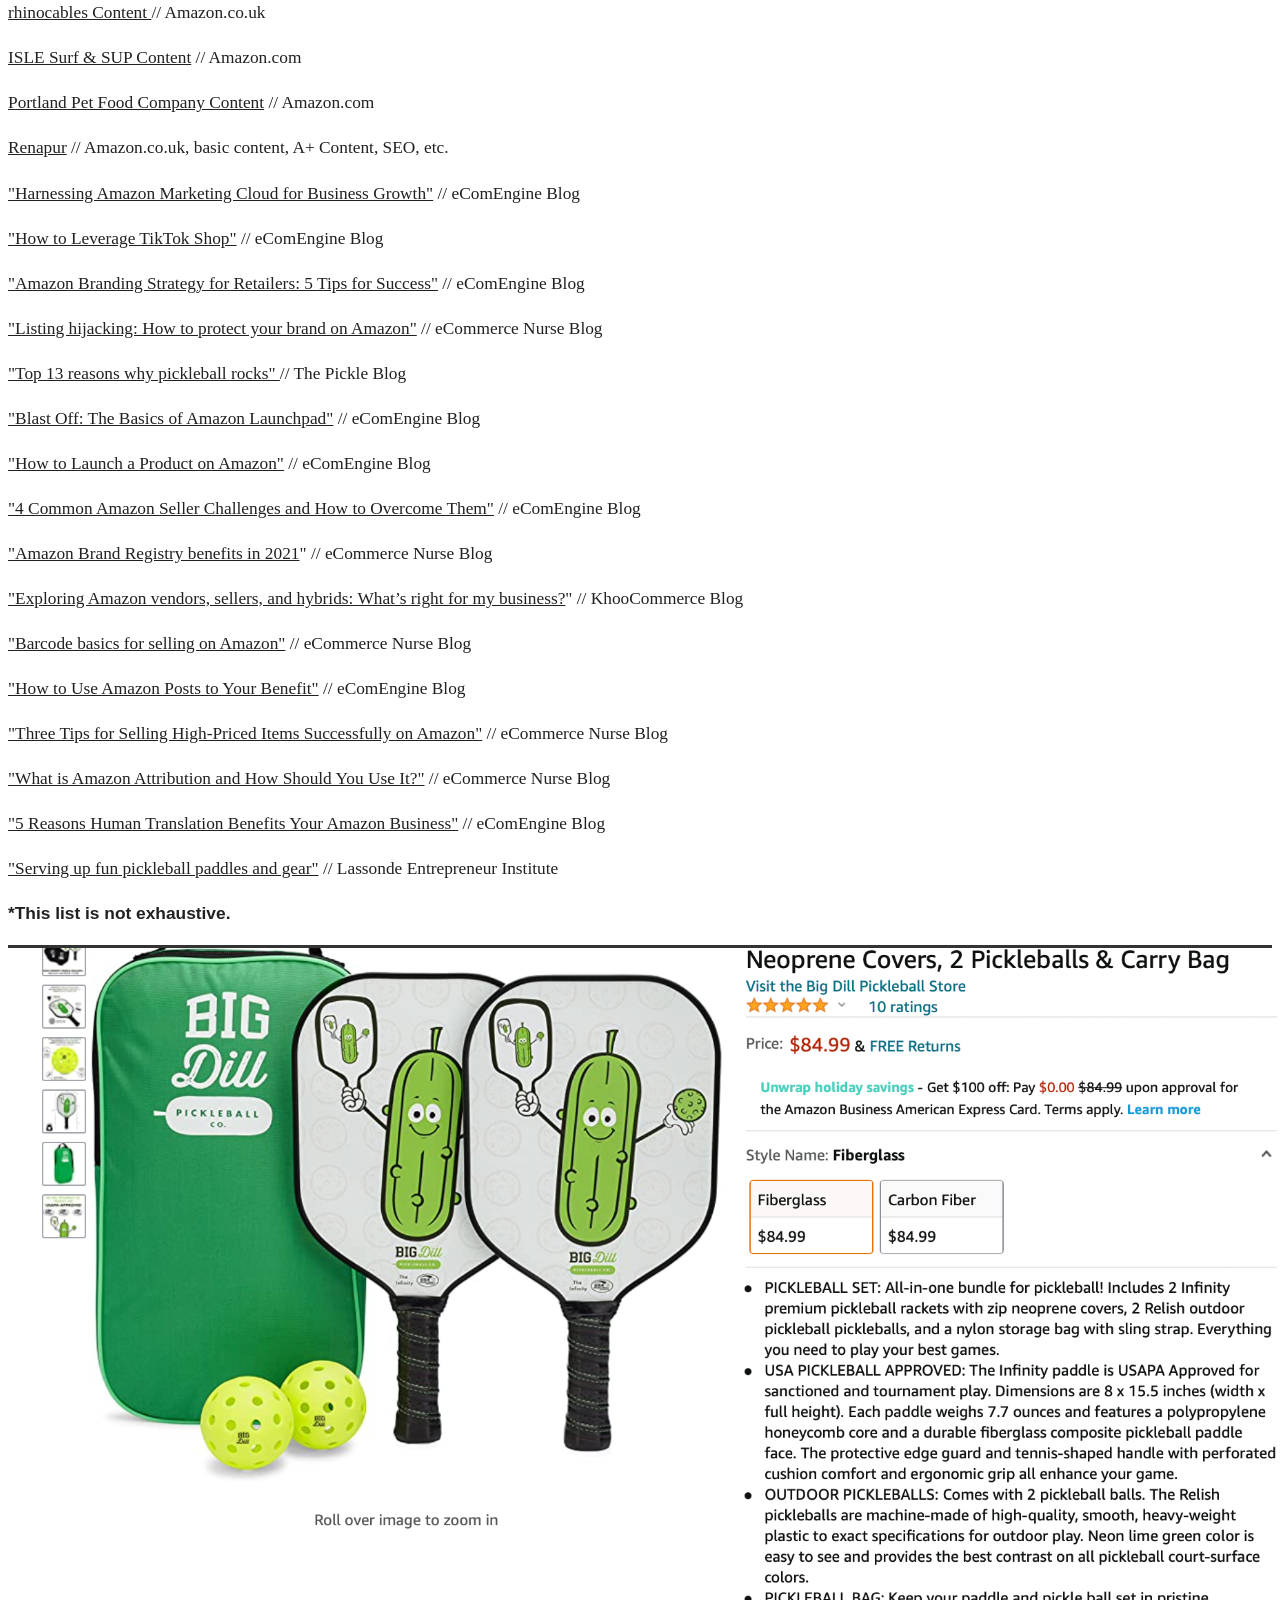
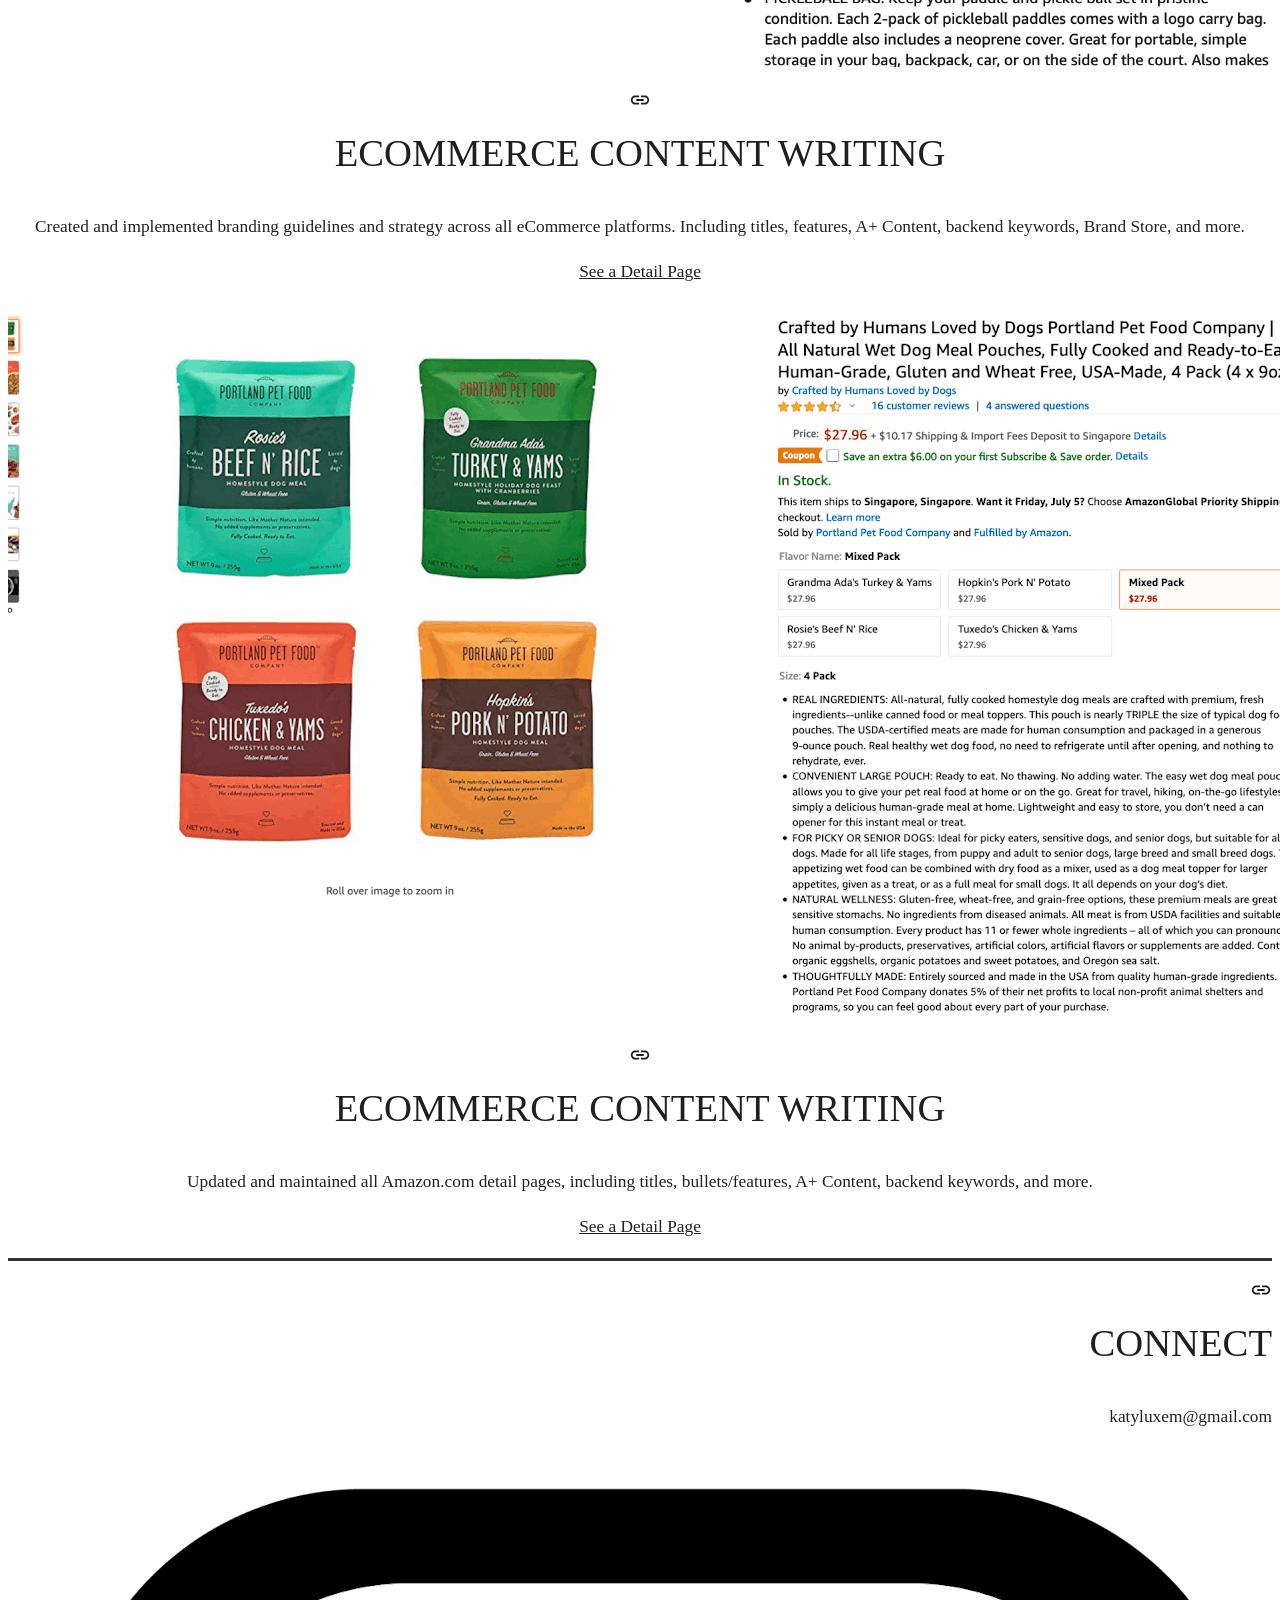
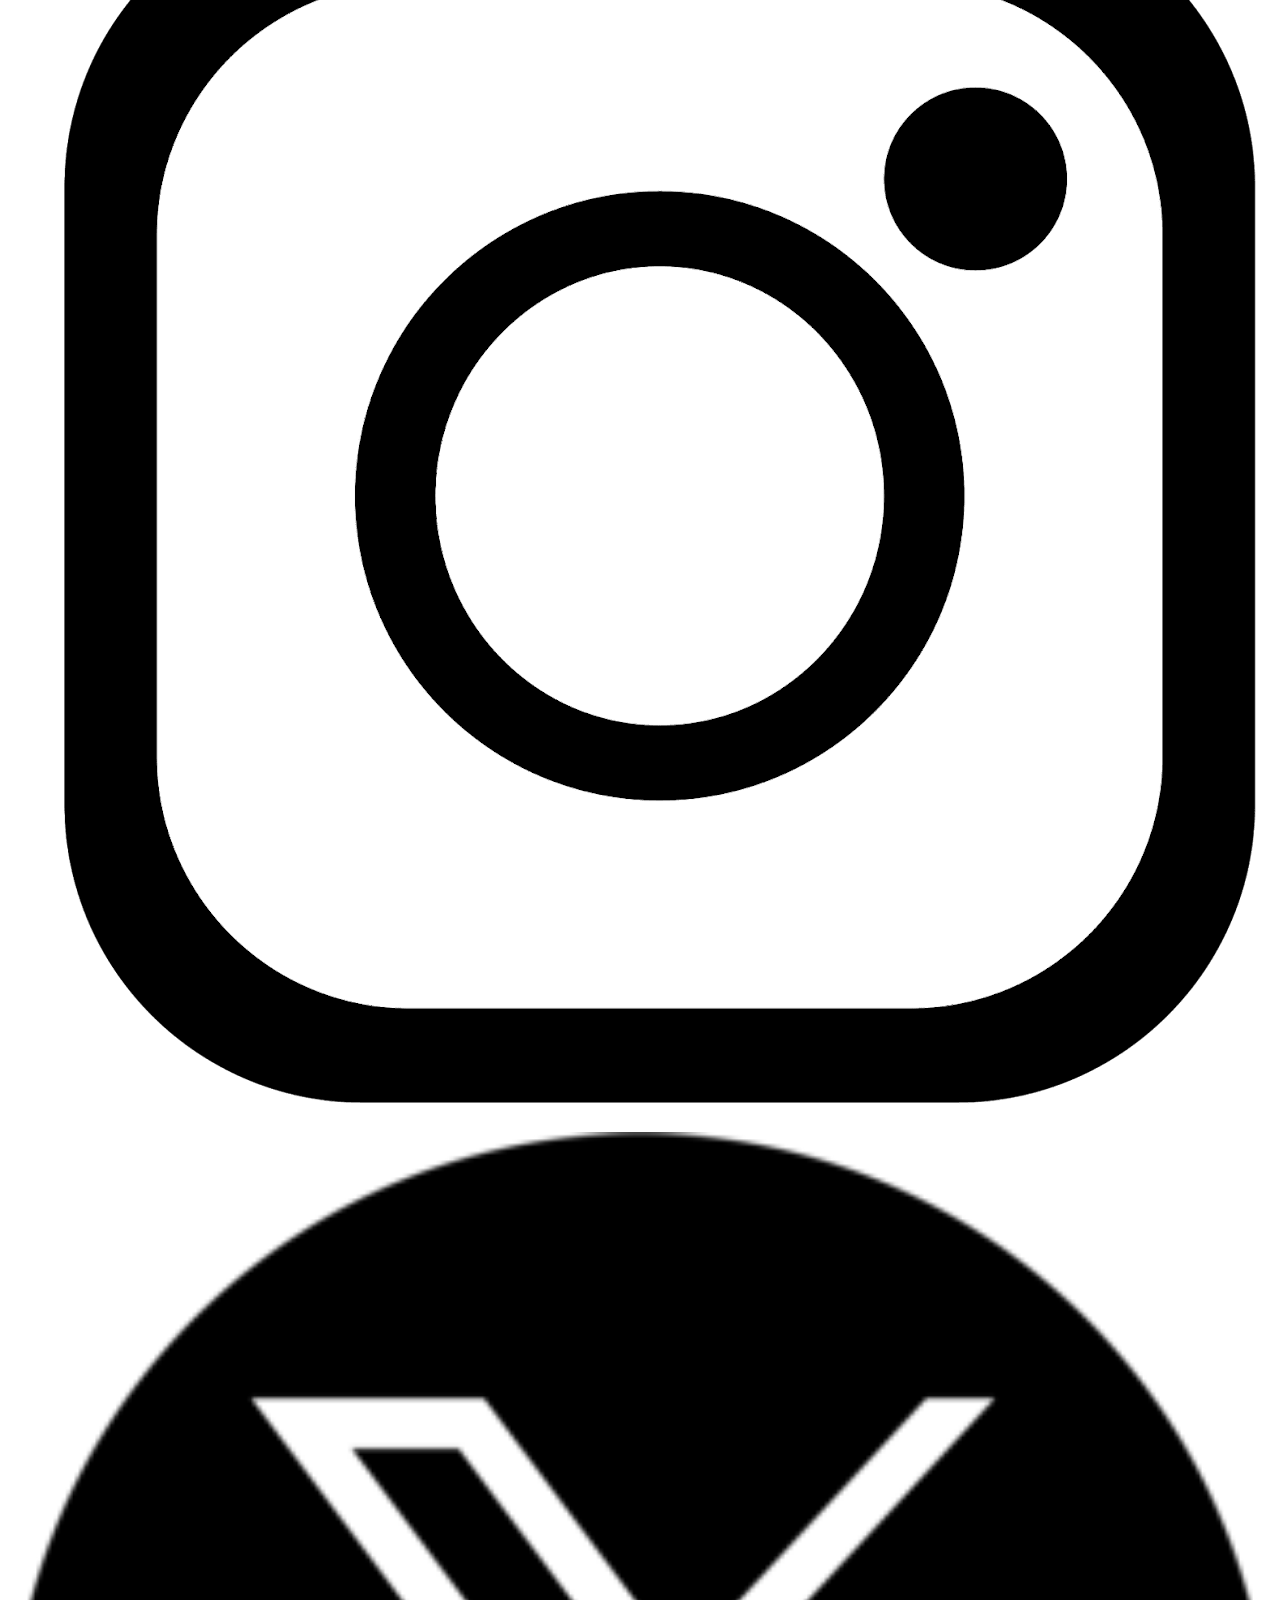
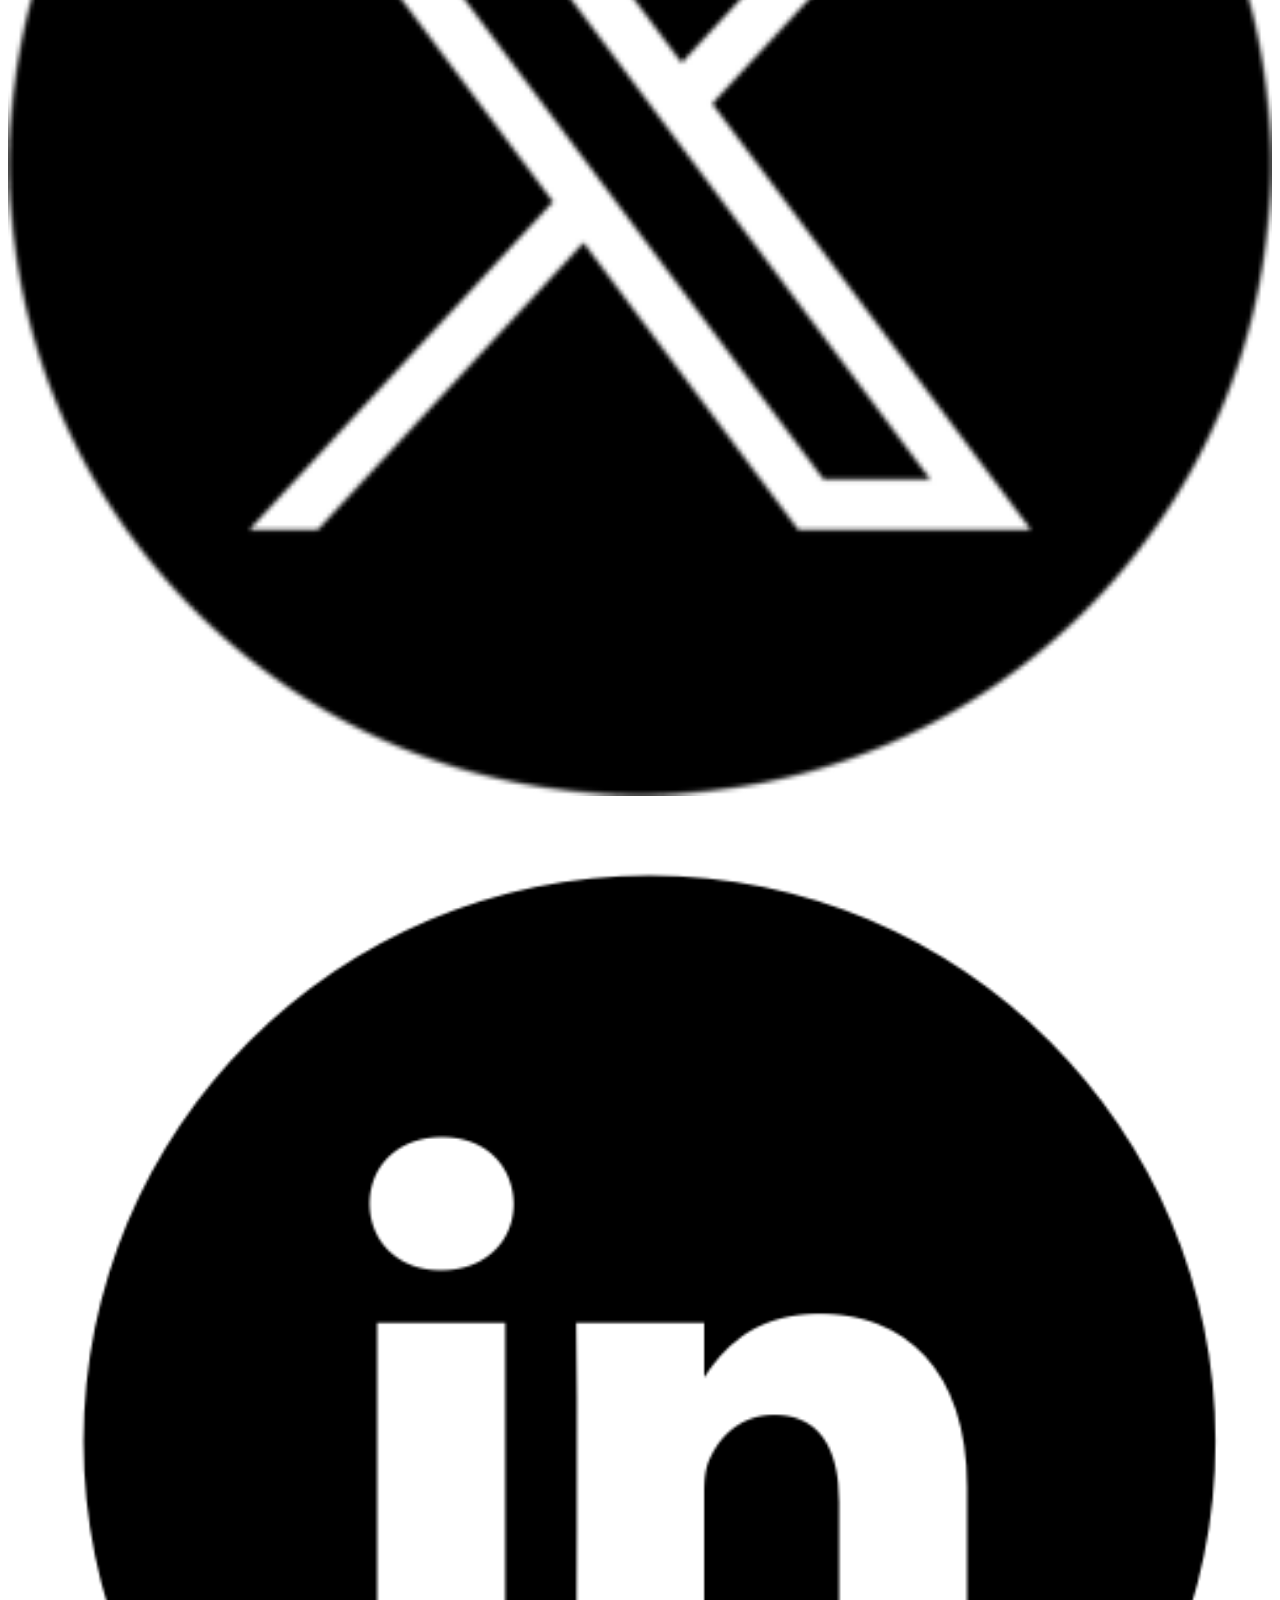
<file: PROFESSIONAL.html>
<!DOCTYPE html>
<!-- saved from url=(0056)https://www.katyluxem.com/writing-portfolio/professional -->
<html lang="en-US" itemscope="" itemtype="http://schema.org/WebPage"><plasmo-csui id="jobright-helper-plugin"><template shadowrootmode="open"><style data-rc-order="prependQueue" data-rc-priority="-999" data-css-hash="16sd730" data-token-hash="ceha6z">:where(.css-qnu6hi) a{color:#1677ff;text-decoration:none;background-color:transparent;outline:none;cursor:pointer;transition:color 0.3s;-webkit-text-decoration-skip:objects;}:where(.css-qnu6hi) a:hover{color:#69b1ff;}:where(.css-qnu6hi) a:active{color:#0958d9;}:where(.css-qnu6hi) a:active,:where(.css-qnu6hi) a:hover{text-decoration:none;outline:0;}:where(.css-qnu6hi) a:focus{text-decoration:none;outline:0;}:where(.css-qnu6hi) a[disabled]{color:rgba(0, 0, 0, 0.25);cursor:not-allowed;}</style><style data-rc-order="prependQueue" data-rc-priority="-999" data-css-hash="s54og0" data-token-hash="ceha6z">:where(.css-qnu6hi)[class^="ant-modal"],:where(.css-qnu6hi)[class*=" ant-modal"]{font-family:-apple-system,BlinkMacSystemFont,'Segoe UI',Roboto,'Helvetica Neue',Arial,'Noto Sans',sans-serif,'Apple Color Emoji','Segoe UI Emoji','Segoe UI Symbol','Noto Color Emoji';font-size:14px;box-sizing:border-box;}:where(.css-qnu6hi)[class^="ant-modal"]::before,:where(.css-qnu6hi)[class*=" ant-modal"]::before,:where(.css-qnu6hi)[class^="ant-modal"]::after,:where(.css-qnu6hi)[class*=" ant-modal"]::after{box-sizing:border-box;}:where(.css-qnu6hi)[class^="ant-modal"] [class^="ant-modal"],:where(.css-qnu6hi)[class*=" ant-modal"] [class^="ant-modal"],:where(.css-qnu6hi)[class^="ant-modal"] [class*=" ant-modal"],:where(.css-qnu6hi)[class*=" ant-modal"] [class*=" ant-modal"]{box-sizing:border-box;}:where(.css-qnu6hi)[class^="ant-modal"] [class^="ant-modal"]::before,:where(.css-qnu6hi)[class*=" ant-modal"] [class^="ant-modal"]::before,:where(.css-qnu6hi)[class^="ant-modal"] [class*=" ant-modal"]::before,:where(.css-qnu6hi)[class*=" ant-modal"] [class*=" ant-modal"]::before,:where(.css-qnu6hi)[class^="ant-modal"] [class^="ant-modal"]::after,:where(.css-qnu6hi)[class*=" ant-modal"] [class^="ant-modal"]::after,:where(.css-qnu6hi)[class^="ant-modal"] [class*=" ant-modal"]::after,:where(.css-qnu6hi)[class*=" ant-modal"] [class*=" ant-modal"]::after{box-sizing:border-box;}:where(.css-qnu6hi).ant-modal-root .ant-modal-wrap-rtl{direction:rtl;}:where(.css-qnu6hi).ant-modal-root .ant-modal-centered{text-align:center;}:where(.css-qnu6hi).ant-modal-root .ant-modal-centered::before{display:inline-block;width:0;height:100%;vertical-align:middle;content:"";}:where(.css-qnu6hi).ant-modal-root .ant-modal-centered .ant-modal{top:0;display:inline-block;padding-bottom:0;text-align:start;vertical-align:middle;}@media (max-width: 767px){:where(.css-qnu6hi).ant-modal-root .ant-modal{max-width:calc(100vw - 16px);margin:8px auto;}:where(.css-qnu6hi).ant-modal-root .ant-modal-centered .ant-modal{flex:1;}}:where(.css-qnu6hi).ant-modal{box-sizing:border-box;margin:0 auto;padding:0;color:rgba(0, 0, 0, 0.88);font-size:14px;line-height:1.5714285714285714;list-style:none;font-family:-apple-system,BlinkMacSystemFont,'Segoe UI',Roboto,'Helvetica Neue',Arial,'Noto Sans',sans-serif,'Apple Color Emoji','Segoe UI Emoji','Segoe UI Symbol','Noto Color Emoji';pointer-events:none;position:relative;top:100px;width:auto;max-width:calc(100vw - 32px);padding-bottom:24px;}:where(.css-qnu6hi).ant-modal .ant-modal-title{margin:0;color:rgba(0, 0, 0, 0.88);font-weight:600;font-size:16px;line-height:1.5;word-wrap:break-word;}:where(.css-qnu6hi).ant-modal .ant-modal-content{position:relative;background-color:#ffffff;background-clip:padding-box;border:0;border-radius:8px;box-shadow:0 6px 16px 0 rgba(0, 0, 0, 0.08),0 3px 6px -4px rgba(0, 0, 0, 0.12),0 9px 28px 8px rgba(0, 0, 0, 0.05);pointer-events:auto;padding:20px 24px;}:where(.css-qnu6hi).ant-modal .ant-modal-close{position:absolute;top:12px;inset-inline-end:12px;z-index:1010;padding:0;color:rgba(0, 0, 0, 0.45);font-weight:600;line-height:1;text-decoration:none;background:transparent;border-radius:4px;width:32px;height:32px;border:0;outline:0;cursor:pointer;transition:color 0.2s,background-color 0.2s;}:where(.css-qnu6hi).ant-modal .ant-modal-close-x{display:flex;font-size:16px;font-style:normal;line-height:32px;justify-content:center;text-transform:none;text-rendering:auto;}:where(.css-qnu6hi).ant-modal .ant-modal-close:hover{color:rgba(0, 0, 0, 0.88);background-color:rgba(0, 0, 0, 0.06);text-decoration:none;}:where(.css-qnu6hi).ant-modal .ant-modal-close:active{background-color:rgba(0, 0, 0, 0.15);}:where(.css-qnu6hi).ant-modal .ant-modal-close:focus-visible{outline:4px solid #91caff;outline-offset:1px;transition:outline-offset 0s,outline 0s;}:where(.css-qnu6hi).ant-modal .ant-modal-header{color:rgba(0, 0, 0, 0.88);background:#ffffff;border-radius:8px 8px 0 0;margin-bottom:8px;padding:0;border-bottom:none;}:where(.css-qnu6hi).ant-modal .ant-modal-body{font-size:14px;line-height:1.5714285714285714;word-wrap:break-word;padding:0;}:where(.css-qnu6hi).ant-modal .ant-modal-body .ant-modal-body-skeleton{width:100%;height:100%;display:flex;justify-content:center;align-items:center;margin:16px auto;}:where(.css-qnu6hi).ant-modal .ant-modal-footer{text-align:end;background:transparent;margin-top:12px;padding:0;border-top:none;border-radius:0;}:where(.css-qnu6hi).ant-modal .ant-modal-footer >.ant-btn+.ant-btn{margin-inline-start:8px;}:where(.css-qnu6hi).ant-modal .ant-modal-open{overflow:hidden;}:where(.css-qnu6hi).ant-modal-pure-panel{top:auto;padding:0;display:flex;flex-direction:column;}:where(.css-qnu6hi).ant-modal-pure-panel .ant-modal-content,:where(.css-qnu6hi).ant-modal-pure-panel .ant-modal-body,:where(.css-qnu6hi).ant-modal-pure-panel .ant-modal-confirm-body-wrapper{display:flex;flex-direction:column;flex:auto;}:where(.css-qnu6hi).ant-modal-pure-panel .ant-modal-confirm-body{margin-bottom:auto;}:where(.css-qnu6hi).ant-modal-root .ant-modal-wrap-rtl{direction:rtl;}:where(.css-qnu6hi).ant-modal-root .ant-modal-wrap-rtl .ant-modal-confirm-body{direction:rtl;}:where(.css-qnu6hi).ant-modal-root .ant-modal.ant-zoom-enter,:where(.css-qnu6hi).ant-modal-root .ant-modal.ant-zoom-appear{transform:none;opacity:0;animation-duration:0.3s;user-select:none;}:where(.css-qnu6hi).ant-modal-root .ant-modal.ant-zoom-leave .ant-modal-content{pointer-events:none;}:where(.css-qnu6hi).ant-modal-root .ant-modal-mask{position:fixed;inset:0;z-index:1000;height:100%;background-color:rgba(0, 0, 0, 0.45);pointer-events:none;}:where(.css-qnu6hi).ant-modal-root .ant-modal-mask .ant-modal-hidden{display:none;}:where(.css-qnu6hi).ant-modal-root .ant-modal-wrap{position:fixed;inset:0;z-index:1000;overflow:auto;outline:0;-webkit-overflow-scrolling:touch;}:where(.css-qnu6hi).ant-modal-root .ant-fade-enter,:where(.css-qnu6hi).ant-modal-root .ant-fade-appear{animation-duration:0.2s;animation-fill-mode:both;animation-play-state:paused;}:where(.css-qnu6hi).ant-modal-root .ant-fade-leave{animation-duration:0.2s;animation-fill-mode:both;animation-play-state:paused;}:where(.css-qnu6hi).ant-modal-root .ant-fade-enter.ant-fade-enter-active,:where(.css-qnu6hi).ant-modal-root .ant-fade-appear.ant-fade-appear-active{animation-name:css-qnu6hi-antFadeIn;animation-play-state:running;}:where(.css-qnu6hi).ant-modal-root .ant-fade-leave.ant-fade-leave-active{animation-name:css-qnu6hi-antFadeOut;animation-play-state:running;pointer-events:none;}:where(.css-qnu6hi).ant-modal-root .ant-fade-enter,:where(.css-qnu6hi).ant-modal-root .ant-fade-appear{opacity:0;animation-timing-function:linear;}:where(.css-qnu6hi).ant-modal-root .ant-fade-leave{animation-timing-function:linear;}:where(.css-qnu6hi).ant-zoom-enter,:where(.css-qnu6hi).ant-zoom-appear{animation-duration:0.2s;animation-fill-mode:both;animation-play-state:paused;}:where(.css-qnu6hi).ant-zoom-leave{animation-duration:0.2s;animation-fill-mode:both;animation-play-state:paused;}:where(.css-qnu6hi).ant-zoom-enter.ant-zoom-enter-active,:where(.css-qnu6hi).ant-zoom-appear.ant-zoom-appear-active{animation-name:css-qnu6hi-antZoomIn;animation-play-state:running;}:where(.css-qnu6hi).ant-zoom-leave.ant-zoom-leave-active{animation-name:css-qnu6hi-antZoomOut;animation-play-state:running;pointer-events:none;}:where(.css-qnu6hi).ant-zoom-enter,:where(.css-qnu6hi).ant-zoom-appear{transform:scale(0);opacity:0;animation-timing-function:cubic-bezier(0.08, 0.82, 0.17, 1);}:where(.css-qnu6hi).ant-zoom-enter-prepare,:where(.css-qnu6hi).ant-zoom-appear-prepare{transform:none;}:where(.css-qnu6hi).ant-zoom-leave{animation-timing-function:cubic-bezier(0.78, 0.14, 0.15, 0.86);}</style><style data-rc-order="prependQueue" data-rc-priority="-999" data-css-hash="_effect-css-qnu6hi-antFadeIn">@keyframes css-qnu6hi-antFadeIn{0%{opacity:0;}100%{opacity:1;}}</style><style data-rc-order="prependQueue" data-rc-priority="-999" data-css-hash="_effect-css-qnu6hi-antFadeOut">@keyframes css-qnu6hi-antFadeOut{0%{opacity:1;}100%{opacity:0;}}</style><style data-rc-order="prependQueue" data-rc-priority="-999" data-css-hash="_effect-css-qnu6hi-antZoomIn">@keyframes css-qnu6hi-antZoomIn{0%{transform:scale(0.2);opacity:0;}100%{transform:scale(1);opacity:1;}}</style><style data-rc-order="prependQueue" data-rc-priority="-999" data-css-hash="_effect-css-qnu6hi-antZoomOut">@keyframes css-qnu6hi-antZoomOut{0%{transform:scale(1);}100%{transform:scale(0.2);opacity:0;}}</style><style data-rc-order="prependQueue" data-css-hash="1gvl60q" data-token-hash="ceha6z">.anticon{display:inline-flex;align-items:center;color:inherit;font-style:normal;line-height:0;text-align:center;text-transform:none;vertical-align:-0.125em;text-rendering:optimizeLegibility;-webkit-font-smoothing:antialiased;-moz-osx-font-smoothing:grayscale;}.anticon >*{line-height:1;}.anticon svg{display:inline-block;}.anticon .anticon .anticon-icon{display:block;}</style><style id="jobright-helper-style">.ant-message .ant-message-notice{padding:0}.ant-message .ant-message-notice .ant-message-notice-content{background:#7df5cd;border-radius:8px;justify-content:center;align-items:center;padding:12px;display:inline-flex;box-shadow:0 6px 24px #00d28c33}.ant-drawer .ant-drawer-content-wrapper .ant-drawer-content .ant-drawer-close{border:1px solid var(--Grey,#f2f4f5);margin:0;border-radius:8px;flex-shrink:0;justify-content:center;align-items:center;width:32px;height:32px;margin-inline-end:16px;padding:0;display:flex}.ant-drawer .ant-drawer-content-wrapper .ant-drawer-content .ant-drawer-body{padding:0}.ant-divider.ant-divider-horizontal{margin:0}.handle{background:#fff;border-radius:48px 0 0 48px;transition:transform .5s;transform:translate(24px)}.handle:hover{transform:translate(0)}.handle:hover .close-button-wrapper{visibility:visible}.handle:has(.close-button-wrapper[data-open=true]){transform:translate(0)}.bird-button{cursor:pointer;padding:8px;position:relative}.close-button-wrapper{cursor:pointer;visibility:hidden;box-sizing:border-box;background:#fff;border-radius:10px;flex-shrink:0;justify-content:center;align-items:center;width:20px;height:20px;padding:4px;display:flex;position:absolute;top:0;left:0;box-shadow:0 0 4px #0003}.close-button-wrapper[data-open=true]{visibility:visible}.hide-menu-popup{background:var(--base-color-primarybg,#fff);border-radius:8px;flex-direction:column;gap:2px;width:160px;padding:4px;font-family:Inter;display:flex;box-shadow:0 32px 80px #000a144d}.hide-menu-popup .hide-menu-item{cursor:pointer;color:#000;user-select:none;border-radius:4px;align-self:stretch;align-items:center;gap:8px;height:36px;padding:0 8px;font-size:14px;line-height:20px;display:flex}.hide-menu-popup .hide-menu-item:hover{background:var(--primary-color-25,#00f0a040)}@keyframes slideIn{0%{right:-100px}to{right:0}}#jobright-helper-id.jobright-helper-content-container{z-index:1001;background:var(--base-color-secondbg,#f8f9fa);width:384px;max-height:calc(100vh - 20px);box-shadow:inset 0 0 0 .5px var(--base-color-black-10,#0000001a),0px 0px 32px 0px #000a141a;border:none;border-radius:20px;flex-direction:column;gap:8px;padding:8px;font-family:Inter,sans-serif;display:flex;position:fixed;top:10px;right:10px}#jobright-helper-id.jobright-helper-content-container .ant-typography{margin:0}#jobright-helper-id.jobright-helper-content-container .header{background:0 0;padding:0}#jobright-helper-id.jobright-helper-content-container .header .helper-header-actions{margin-left:auto}#jobright-helper-id.jobright-helper-content-container .header .toggle-handler{background:var(--base-color-white,#fff);width:28px;height:28px;box-shadow:inset 0 0 0 .5px var(--base-color-grey,#f3f4f5);border:none;border-radius:16px;flex-shrink:0;justify-content:center;align-items:center;padding:6px;display:flex}#jobright-helper-id.jobright-helper-content-container .header .toggle-handler:hover,#jobright-helper-id.jobright-helper-content-container .header .toggle-handler:focus,#jobright-helper-id.jobright-helper-content-container .header .toggle-handler:active{background:var(--base-color-white,#fff);box-shadow:inset 0 0 0 .5px var(--base-color-grey,#f3f4f5)}#jobright-helper-id.jobright-helper-content-container .initial-phase-container{background:#fff;border-radius:16px;padding:24px 12px;display:flex}#jobright-helper-id.jobright-helper-content-container .initial-phase-container .apply-hint .hint-main-title{color:var(--Black,#000);margin-bottom:0;font-size:16px;font-weight:700;line-height:20px}#jobright-helper-id.jobright-helper-content-container .initial-phase-container .apply-hint .hint-description{color:var(--Black,#000);text-align:center;font-size:13px;font-weight:400;line-height:16px}#jobright-helper-id.jobright-helper-content-container .initial-phase-container .quick-start-checklist{background:var(--Grey,#f2f4f5);border-radius:12px;padding:12px 4px 4px}#jobright-helper-id.jobright-helper-content-container .initial-phase-container .quick-start-checklist .check-list-title{color:var(--Black,#000);text-transform:capitalize;text-align:center;font-size:16px;font-weight:700;line-height:20px}#jobright-helper-id.jobright-helper-content-container .initial-phase-container .quick-start-checklist .list-items-group{width:100%}#jobright-helper-id.jobright-helper-content-container .initial-phase-container .quick-start-checklist .list-items-group .check-list-item{background:#fff;border-radius:8px;flex-shrink:0;width:100%;height:48px;padding:12px}#jobright-helper-id.jobright-helper-content-container .initial-phase-container .quick-start-checklist .list-items-group .check-list-item .content{gap:8px;display:flex}#jobright-helper-id.jobright-helper-content-container .initial-phase-container .quick-start-checklist .list-items-group .check-list-item .content .check-list-item-title{color:var(--Black,#000);font-size:14px;font-weight:500;line-height:20px}#jobright-helper-id.jobright-helper-content-container .initial-phase-container .quick-start-checklist .list-items-group .check-list-item .check-list-item-status,#jobright-helper-id.jobright-helper-content-container .initial-phase-container .quick-start-checklist .list-items-group .check-list-item .check-list-item-btn{width:52px;height:24px;box-shadow:none;background:var(--Grey,#f2f4f5);border:none;border-radius:24px;justify-content:center;align-items:center;gap:10px;padding:4px 16px;display:flex}#jobright-helper-id.jobright-helper-content-container .initial-phase-container .quick-start-checklist .list-items-group .check-list-item .check-list-item-btn{background:var(--Green,#00f0a0);color:var(--Black,#000);text-align:center;text-transform:capitalize;font-size:13px;font-weight:600;line-height:16px}#jobright-helper-id.jobright-helper-content-container .initial-phase-container div.confirm-area{width:100%}#jobright-helper-id.jobright-helper-content-container .initial-phase-container div.confirm-area button.go-to-next-button{background:var(--Green,#00f0a0);width:144px;height:36px;box-shadow:none;color:var(--Black,#000);text-align:center;text-transform:capitalize;border:none;border-radius:24px;justify-content:center;align-items:center;padding:8px 16px;font-size:16px;font-weight:600;line-height:20px;display:flex}#jobright-helper-id.jobright-helper-content-container .initial-phase-container div.confirm-area button.go-to-next-button:hover{color:#000;background-color:#00f0a0cc}#jobright-helper-id.jobright-helper-content-container .initial-phase-container div.confirm-area button.go-to-next-button:disabled{background:var(--Grey,#f2f4f5);color:var(--black-45,#00000073)}#jobright-helper-id.jobright-helper-content-container .initial-phase-container div.confirm-area .confirm-text{width:272px;color:var(--deepgrey-50,#78828c80);text-align:center;font-family:Inter;font-size:11px;font-weight:400;line-height:14px}#jobright-helper-id.jobright-helper-content-container .not-available-status-container{background:#fff;border-radius:16px;flex-direction:column;justify-content:center;align-items:center;width:100%;padding:8px;display:flex}#jobright-helper-id.jobright-helper-content-container .not-available-status-container .not-available-status-header{background:var(--base-color-black-4,#0000000a);border-radius:12px 12px 0 0;align-self:stretch;margin:-8px -8px 8px;padding:12px}#jobright-helper-id.jobright-helper-content-container .not-available-status-container .not-available-status-header .not-available-status-header-title{color:var(--Black,#000);text-transform:capitalize;justify-content:center;align-items:center;font-size:13px;font-weight:400;line-height:16px;display:flex}#jobright-helper-id.jobright-helper-content-container .not-available-status-container .not-available-status-header .not-available-status-submit-request{color:var(--Black,#000);text-transform:capitalize;text-underline-offset:6%;cursor:pointer;font-size:12px;font-weight:400;line-height:16px;text-decoration:underline}#jobright-helper-id.jobright-helper-content-container .not-available-status-container.not-available-status-entry-layout{background:0 0;border-radius:0;padding:0}#jobright-helper-id.jobright-helper-content-container .not-available-status-container.not-available-status-entry-layout .not-available-status-header{border-radius:12px 12px 0 0;margin:0;padding:12px 12px 32px}#jobright-helper-id.jobright-helper-content-container .not-available-status-entry-body{margin-top:-20px}#jobright-helper-id.jobright-helper-content-container .job-profile-container,#jobright-helper-id.jobright-helper-content-container .plugin-setting-container{flex-direction:column;flex:1;justify-content:flex-start;align-items:stretch;width:100%;min-width:0;min-height:0;display:flex;position:relative;overflow-y:auto}#jobright-helper-id.jobright-helper-content-container .job-profile-container::-webkit-scrollbar{width:0;height:0;display:none}#jobright-helper-id.jobright-helper-content-container .plugin-setting-container::-webkit-scrollbar{width:0;height:0;display:none}#jobright-helper-id.jobright-helper-content-container .plugin-setting-container{background:#fff;border-radius:12px;padding:8px;overflow:hidden}#jobright-helper-id.jobright-helper-content-container .job-profile-container{overflow:hidden}#jobright-helper-id.jobright-helper-content-container .job-profile-container .job-profile-scrollable-content{flex-direction:column;flex:0 auto;width:100%;min-width:0;min-height:0;display:flex;overflow-y:auto}#jobright-helper-id.jobright-helper-content-container .job-profile-container .job-profile-scrollable-content::-webkit-scrollbar{width:0;height:0;display:none}#jobright-helper-id.jobright-helper-content-container .job-profile-container .auto-fill-button{z-index:2;border:1px solid var(--black-5,#0000000a);background:var(--Green,#00f0a0);height:48px;color:var(--Black,#000);text-align:center;text-transform:capitalize;border-radius:8px;justify-content:center;align-items:center;margin-bottom:-24px;font-size:20px;font-weight:600;line-height:24px;display:flex;position:relative;box-shadow:0 2px 6px #28c86e40}#jobright-helper-id.jobright-helper-content-container .job-profile-container .auto-fill-button:hover{color:var(--Black,#000);background:var(--Green-10,#00f0a0cc);border-color:#0000;box-shadow:0 2px 6px #28c86e40}#jobright-helper-id.jobright-helper-content-container .job-profile-container .auto-fill-button:disabled{background:var(--Green,#00f0a0);border:1px solid var(--black-5,#0000000a);box-shadow:0 2px 6px #28c86e40}#jobright-helper-id.jobright-helper-content-container .job-profile-job-section{background:#fff;border-radius:12px;width:100%;padding:12px;box-shadow:inset 0 0 0 .5px #f3f4f5}#jobright-helper-id.jobright-helper-content-container .job-profile-job-section:has(.external-job-entry-container){box-shadow:none;background:0 0;padding:0}#jobright-helper-id.jobright-helper-content-container .job-profile-content-section,#jobright-helper-id.jobright-helper-content-container .job-profile-completion-section{background:#fff;border-radius:12px;width:100%;padding:8px;box-shadow:inset 0 0 0 .5px #f3f4f5}#jobright-helper-id.jobright-helper-content-container .job-profile-completion-section-connected{border-radius:12px 12px 0 0;box-shadow:inset 0 .5px #f3f4f5,inset .5px 0 #f3f4f5,inset -.5px 0 #f3f4f5}#jobright-helper-id.jobright-helper-content-container .continue-button-shell{z-index:2;background:#fff;border-radius:0 0 12px 12px;flex-shrink:0;width:100%;padding:0 8px 8px;position:sticky;bottom:0;box-shadow:inset 0 -.5px #f3f4f5,inset .5px 0 #f3f4f5,inset -.5px 0 #f3f4f5}#jobright-helper-id.jobright-helper-content-container .autofill-status-text{color:var(--Black,#000);text-align:center;padding-block:16px;font-size:13px;font-weight:700;line-height:16px}#jobright-helper-id.jobright-helper-content-container .application-dashboard-progress{width:100%}#jobright-helper-id.jobright-helper-content-container .application-dashboard-progress .ant-progress{line-height:8px}#jobright-helper-id.jobright-helper-content-container .autofill-button-group{width:100%;padding-bottom:24px}#jobright-helper-id.jobright-helper-content-container .autofill-credit-row{z-index:1;background:#96f56440;border-radius:8px;width:100%;margin-bottom:-24px;padding:32px 8px 8px}#jobright-helper-id.jobright-helper-content-container .autofill-credit-text{color:#000;text-transform:capitalize;font-family:Inter;font-size:13px;line-height:16px;font-weight:400!important}#jobright-helper-id.jobright-helper-content-container .autofill-credit-text-right{color:#000;text-underline-offset:10%;text-transform:capitalize;cursor:pointer;font-family:Inter;font-size:12px;line-height:16px;text-decoration-line:underline;font-weight:400!important}#jobright-helper-id.jobright-helper-content-container .payment-entry{cursor:pointer;color:#000;background:#c8ff6e;border-radius:12px;flex-shrink:0;justify-content:space-between;align-self:stretch;align-items:center;width:100%;min-width:0;height:40px;min-height:40px;padding:0 8px;font-size:13px;font-weight:600;line-height:16px;transition:background .2s;display:flex}#jobright-helper-id.jobright-helper-content-container .payment-entry-left{flex:1;min-width:0;overflow:hidden}#jobright-helper-id.jobright-helper-content-container .payment-entry-icon{flex-shrink:0}#jobright-helper-id.jobright-helper-content-container .payment-entry-content{flex:1;justify-content:flex-start;min-width:0;overflow:hidden}#jobright-helper-id.jobright-helper-content-container .payment-entry-text{color:#000;flex:0 auto;min-width:0;font-family:Inter;font-size:13px;font-style:normal;font-weight:600;line-height:16px;display:block;overflow:hidden}#jobright-helper-id.jobright-helper-content-container .payment-entry-close{flex-shrink:0;margin-left:4px;margin-right:0}#jobright-helper-id.jobright-helper-content-container .payment-entry-amount{color:#fff;background:#000;border-radius:10px;flex-shrink:0;align-items:center;gap:4px;padding:2px 6px;font-family:Inter;font-size:13px;font-style:normal;font-weight:600;line-height:16px;display:flex}#jobright-helper-id.jobright-helper-content-container .workday-toast{background:#fda70040;border-radius:12px;flex-shrink:0;align-self:stretch;width:100%;min-width:0;padding:12px 8px;display:flex}#jobright-helper-id.jobright-helper-content-container .workday-toast-badge{background:#fff;border-radius:16px;flex-shrink:0;justify-content:center;align-items:center;width:32px;height:32px;display:flex}#jobright-helper-id.jobright-helper-content-container .workday-toast-text{color:#000;flex:1 0 0;min-width:0;font-family:Inter;font-size:13px;font-style:normal;font-weight:400;line-height:16px}#jobright-helper-id.jobright-helper-content-container .workday-toast-close{cursor:pointer;flex-shrink:0;align-self:flex-start;display:flex}#jobright-helper-id.jobright-helper-content-container .application-dashboard-title{text-align:left;width:100%;color:var(--Black,#000);font-family:Inter;font-size:13px;font-weight:600;line-height:16px}#jobright-helper-id.jobright-helper-content-container .application-dashboard-title .application-dashboard-title-label{flex:1;min-width:0}#jobright-helper-id.jobright-helper-content-container .application-dashboard-title .application-dashboard-title-value{text-align:right;flex:none;font-size:14px}#jobright-helper-id.jobright-helper-content-container .application-dashboard-base-resume{background:var(--base-color-lightgrey,#f7f8f9);border:none;border-radius:8px;width:100%;padding:12px;font-family:Inter,sans-serif}#jobright-helper-id.jobright-helper-content-container .application-dashboard-base-resume .application-dashboard-resume-header,#jobright-helper-id.jobright-helper-content-container .application-dashboard-base-resume .application-dashboard-upload-header{min-width:0}#jobright-helper-id.jobright-helper-content-container .application-dashboard-base-resume .application-dashboard-base-resume-section{width:100%;min-width:0}#jobright-helper-id.jobright-helper-content-container .application-dashboard-base-resume .application-dashboard-resume-title,#jobright-helper-id.jobright-helper-content-container .application-dashboard-base-resume .application-dashboard-upload-title{color:#000;font-size:13px;font-weight:600;line-height:16px}#jobright-helper-id.jobright-helper-content-container .application-dashboard-base-resume .application-dashboard-resume-divider{width:100%;height:1px;position:relative}#jobright-helper-id.jobright-helper-content-container .application-dashboard-base-resume .application-dashboard-resume-divider:before{content:"";background:#0000000a;height:1px;position:absolute;top:50%;left:0;right:0;transform:translateY(-50%)}#jobright-helper-id.jobright-helper-content-container .application-dashboard-base-resume .application-dashboard-customized-tag{background:var(--base-color-white,#fff);border:1px solid var(--base-color-black,#000);height:20px;color:var(--Black,#000);border-radius:12px;flex-shrink:0;justify-content:center;align-items:center;padding:0 6px;font-size:11px;font-weight:500;line-height:16px;display:inline-flex}#jobright-helper-id.jobright-helper-content-container .application-dashboard-base-resume .application-dashboard-base-resume-name{color:#000;font-size:13px;font-weight:400;line-height:16px}#jobright-helper-id.jobright-helper-content-container .application-dashboard-base-resume .application-dashboard-file-row{width:100%;min-width:0}#jobright-helper-id.jobright-helper-content-container .application-dashboard-base-resume .application-dashboard-file-name{flex:1;min-width:0}#jobright-helper-id.jobright-helper-content-container .application-dashboard-base-resume .application-dashboard-file-input{flex:1;min-width:0;padding:0}#jobright-helper-id.jobright-helper-content-container .application-dashboard-base-resume .application-dashboard-file-input .ant-input{color:#000;padding:0;font-size:13px;font-weight:400;line-height:16px}#jobright-helper-id.jobright-helper-content-container .application-dashboard-base-resume .application-dashboard-file-edit{color:#000;cursor:pointer;background:0 0;border:none;flex:none;width:16px;height:16px;padding:0;font-size:14px;line-height:16px}#jobright-helper-id.jobright-helper-content-container .application-dashboard-base-resume .ant-image{flex:none}#jobright-helper-id.jobright-helper-content-container .application-dashboard-base-resume .ant-btn.application-dashboard-resume-action{color:#000;justify-content:center;align-items:center;gap:4px;width:auto;min-width:0;height:16px;padding:0;font-family:Inter,sans-serif;font-size:12px;font-weight:500;line-height:16px;display:flex;position:relative;box-shadow:none!important;background:0 0!important;border:none!important;border-radius:0!important}#jobright-helper-id.jobright-helper-content-container .application-dashboard-base-resume .ant-btn.application-dashboard-resume-action:hover,#jobright-helper-id.jobright-helper-content-container .application-dashboard-base-resume .ant-btn.application-dashboard-resume-action:focus{color:#000!important;box-shadow:none!important;background:0 0!important;border-color:#0000!important}#jobright-helper-id.jobright-helper-content-container .application-dashboard-base-resume .application-dashboard-autofill-dot{background:#ff465a;border-radius:50%;flex:none;width:8px;height:8px}#jobright-helper-id.jobright-helper-content-container .application-dashboard-base-resume .ant-btn.application-dashboard-tailor-resume{background:var(--base-color-white,#fff);width:100%;height:32px;box-shadow:inset 0 0 0 1px var(--base-color-grey,#f3f4f5);color:var(--Black,#000);border:none;border-radius:4px;outline:none;justify-content:center;align-items:center;gap:4px;padding:8px;font-size:13px;font-weight:500;line-height:16px;display:flex}#jobright-helper-id.jobright-helper-content-container .application-dashboard-base-resume .ant-btn.application-dashboard-tailor-resume:hover{color:#000!important;background:var(--base-color-white,#fff)!important;box-shadow:inset 0 0 0 1px var(--base-color-grey,#f3f4f5)!important}#jobright-helper-id.jobright-helper-content-container .application-completion-percentage{width:100%;color:var(--Black,#000);align-self:flex-start;font-family:Inter;font-size:13px;font-weight:600;line-height:16px}#jobright-helper-id.jobright-helper-content-container .job-profile-application-dashboard{box-sizing:border-box;width:100%;position:relative}#jobright-helper-id.jobright-helper-content-container .job-profile-application-dashboard .auto-fill-fields-group-container{width:100%}#jobright-helper-id.jobright-helper-content-container .job-profile-application-dashboard .auto-fill-progress-bar{line-height:8px}#jobright-helper-id.jobright-helper-content-container .job-profile-application-dashboard .auto-fill-progress-bar .ant-progress-inner{background:#f3f4f5;border-radius:4px}#jobright-helper-id.jobright-helper-content-container .job-profile-application-dashboard .auto-fill-progress-bar .ant-progress-bg{border-radius:4px}#jobright-helper-id.jobright-helper-content-container .job-profile-application-dashboard .auto-fill-field-item{cursor:pointer;align-items:flex-start;gap:4px;min-width:0}#jobright-helper-id.jobright-helper-content-container .job-profile-application-dashboard .auto-fill-field-item .auto-fill-field-item-text-label{max-width:320px;color:var(--Black,#000);overflow-wrap:break-word;font-family:Inter;font-size:13px;font-weight:400;line-height:16px}#jobright-helper-id.jobright-helper-content-container .job-profile-application-dashboard .auto-fill-field-item .checked-icon,#jobright-helper-id.jobright-helper-content-container .job-profile-application-dashboard .auto-fill-field-item .unchecked-icon,#jobright-helper-id.jobright-helper-content-container .job-profile-application-dashboard .auto-fill-field-item .loading-icon{flex-shrink:0;margin-top:0}#jobright-helper-id.jobright-helper-content-container .job-profile-application-dashboard .auto-fill-field-item .spin-loading{flex-shrink:0;transition:all .5s;animation:1s linear infinite rotate}@keyframes rotate{0%{transform:rotate(0)}to{transform:rotate(360deg)}}#jobright-helper-id.jobright-helper-content-container .auto-fill-field-group{width:100%}#jobright-helper-id.jobright-helper-content-container .auto-fill-field-group .auto-fill-field-group-title{color:var(--Black,#000);text-transform:capitalize;margin:0;font-size:13px;font-weight:600;line-height:16px}#jobright-helper-id.jobright-helper-content-container .auto-fill-field-group .auto-fill-divider{border-block-start:none;border-top:1px solid #f3f4f5;width:100%;min-width:100%;margin:0}#jobright-helper-id.jobright-helper-content-container .popup-modal-wrap{background:var(--deepgrey-50,#828ca080);backdrop-filter:blur(50px);border-radius:23px;position:absolute;top:0;left:0}#jobright-helper-id.jobright-helper-content-container .popup-modal-wrap .popup-modal .ant-modal-content{padding:12px;display:flex}#jobright-helper-id.jobright-helper-content-container .popup-modal-wrap .popup-modal .ant-modal-body{text-align:center;color:var(--Black,#000);flex-direction:column;align-items:center;gap:16px;font-family:Inter;font-size:13px;font-style:normal;font-weight:400;line-height:16px;display:flex}#jobright-helper-id.jobright-helper-content-container .popup-modal-wrap .popup-modal .ant-modal-body strong{font-weight:700}#jobright-helper-id.jobright-helper-content-container .popup-modal-wrap .popup-modal .double-confirm-text-tips{text-align:left}#jobright-helper-id.jobright-helper-content-container .popup-modal-wrap .popup-modal .popup-modal-actions{width:100%}#jobright-helper-id.jobright-helper-content-container .popup-modal-wrap .popup-modal .popup-modal-actions .ant-btn{height:40px;color:var(--Black,#000);text-align:center;text-transform:capitalize;border:0;outline:0;flex:50%;justify-content:center;align-items:center;padding:10px 42px 10px 41px;font-family:Inter;font-size:14px;font-style:normal;font-weight:600;line-height:20px;display:flex}#jobright-helper-id.jobright-helper-content-container .popup-modal-wrap .popup-modal .popup-modal-actions .ant-btn-default{border:1px solid var(--Grey,#f2f4f5)}#jobright-helper-id.jobright-helper-content-container .popup-modal-wrap .popup-modal .popup-modal-actions .resume-missing-key-model-button-edit .ant-btn-primary{background:var(--Green,#00f0a0);border-radius:8px;padding:0 10px!important}#jobright-helper-id.jobright-helper-content-container .popup-modal-wrap .popup-modal .resume-missing-modal-actions .resume-missing-key-model-button-cancel,#jobright-helper-id.jobright-helper-content-container .popup-modal-wrap .popup-modal .resume-missing-modal-actions .resume-missing-key-model-button-edit{padding:0 20px!important}#jobright-helper-id.jobright-helper-content-container .popup-modal-wrap .popup-modal .resume-missing-modal-actions .ant-btn-primary{background:var(--Green,#00f0a0);border-radius:8px}@media (height<=800px){#jobright-helper-id.jobright-helper-content-container-show-continue{max-height:calc(100vh - 20px);margin-bottom:10px;bottom:10px}}#jobright-helper-id.jobright-helper-content-container-show-continue .job-profile-container{max-height:100%}.ant-spin .ant-spin-dot-item{color:#00f0a0}.ant-image{justify-content:center;align-items:center;display:flex}.unchecked-icon,.checked-icon,.loading-icon{background:var(--Grey,#f2f4f5);border-radius:8px;justify-content:center;align-items:center;width:16px;height:16px;display:flex}.checked-icon{background:var(--Green,#00f0a0)}.loading-icon{background:var(--Grey,#f2f4f5)}.similar-job-popup{background:#f2f4f5;border-radius:24px}.similar-job-popup .ant-modal-content{box-shadow:none;background:#f2f4f5;border-radius:24px}.similar-job-popup .ant-modal-content .ant-modal-header{background:#f2f4f5;border-bottom:none;padding:0}.similar-job-popup .ant-modal-content .ant-modal-body .similar-job-popup-title{color:var(--Black,#000);text-align:center;text-transform:capitalize;font-size:24px;font-weight:700;line-height:32px}.similar-job-popup .ant-modal-content .ant-modal-body .similar-job-popup-title-desc{color:var(--Black,#000);text-align:center;font-size:14px;font-weight:400;line-height:24px}.similar-job-popup .ant-modal-content .ant-modal-body .similar-job-popup-content-container{width:100%}.similar-job-popup .ant-modal-content .ant-modal-body .go-to-application-history-button{background:var(--Black,#000);color:#fff;text-align:center;border:none;border-radius:26px;justify-content:center;align-items:center;width:320px;height:48px;padding:12px 65px;font-size:16px;font-weight:600;line-height:24px;display:inline-flex}.job-card{background:#fff;border-radius:16px;flex-direction:column;flex:0 0 calc(33.3333% - 24px);align-items:flex-start;gap:12px;width:100%;display:flex}.job-card .job-card-first-row{width:100%}.job-card .job-card-first-row .job-card-company-logo{filter:drop-shadow(0 0 2px #0000001a);border-radius:6px;flex:0 0 32px}.job-card .job-card-first-row .job-card-company-name{color:var(--Black,#000);white-space:nowrap;text-overflow:ellipsis;max-width:240px;font-size:12px;font-weight:600;line-height:16px;overflow:hidden}.job-card .job-card-first-row .job-card-company-desc{max-width:200px;color:var(--black-45,#00000073);font-size:12px;font-style:normal;line-height:16px}.job-card .job-card-first-row .job-card-rank-desc{color:var(--Black,#000);text-align:center;text-transform:uppercase;font-size:12px;font-weight:700;line-height:16px}.job-card .job-card-first-row .job-card-match-score-value{color:var(--Black,#000);text-align:center;font-size:16px;font-weight:700;line-height:26.182px}.job-card .job-card-first-row .job-card-match-score-value-suffix{color:var(--Black,#000);font-size:8px;font-weight:700;line-height:24px}.job-card .job-card-second-row{width:100%}.job-card .job-card-second-row .job-card-job-title{color:var(--Black,#000);text-underline-offset:2px;font-size:16px;font-weight:700;line-height:20px;text-decoration:underline 1px #000}.job-card .job-detail-applicant-row{color:var(--Black,#000);font-size:11px;font-weight:400;line-height:16px}.job-card .job-detail-applicant-row .ant-typography{font-size:11px;line-height:16px}.job-card .job-detail-applicant-row .job-card-applicant-detail{font-weight:700}.job-card button.ant-btn.go-to-details-button{width:100%;height:32px;color:var(--Black,#000);text-align:center;text-transform:uppercase;background:var(--Green,#00f0a0);box-shadow:none;border:none;border-radius:8px;justify-content:center;align-items:center;padding:0;font-size:13px;font-weight:700;line-height:16px}.job-card button.ant-btn.go-to-details-button:hover{color:#000;background-color:#00f0a0cc}.progress-text{font-size:10px;font-weight:600;line-height:24px}.progress-text strong{font-size:20px;font-weight:700}.autofill-status-body{flex:1;width:100%;min-height:0;padding:0}.not-available-status-body{flex:1;width:100%;padding:0}.not-available-status-body .not-available-status-body-item{width:100%;height:40px;box-shadow:inset 0 0 0 .5px var(--base-color-grey,#f3f4f5);text-align:left;border:none;border-radius:12px;justify-content:space-between;align-items:center;gap:8px;padding:8px 12px;display:flex;background:var(--base-color-primarybg,#fff)!important}.not-available-status-body .not-available-status-body-item:hover,.not-available-status-body .not-available-status-body-item:focus{background:var(--base-color-primarybg,#fff)!important}.not-available-status-body .not-available-status-body-item .ant-image{flex:none}.not-available-status-body .not-available-status-body-item .ant-typography{color:var(--Black,#000);flex:1 0 auto;font-size:13px;font-weight:500;line-height:16px}.external-job-action-buttons{border-top:1px solid #f2f4f5;flex-direction:column;justify-content:center;align-items:center;gap:8px;width:100%;padding-top:12px;display:flex}.external-job-add-new-job-button{cursor:pointer;width:100%;height:40px;box-shadow:none;background:#fff;border:1px solid #f2f4f5;border-radius:8px;justify-content:center;align-items:center;gap:5px;padding:12px;display:flex}.external-job-add-new-job-button :hover{background:#fff}.external-job-generate-resume-button{cursor:pointer;width:100%;height:40px;box-shadow:none;background:#00f0a01a;border:1px solid #00f0a01a;border-radius:4px;justify-content:center;align-items:center;gap:4px;padding:12px 8px;display:flex}.external-job-generate-resume-button :hover{background:#00f0a029}.external-job-generate-resume-button-text-hint{color:#000;text-align:center;font-size:13px;font-weight:500;line-height:16px}.external-job-add-new-job-button-text-hint{color:var(--base-color-black,#000);text-align:center;text-transform:capitalize;font-family:Inter;font-size:13px;font-style:normal;font-weight:500;line-height:16px}#feedback-entry{height:28px;color:var(--base-color-black,#000);box-shadow:inset 0 0 0 .5px var(--base-color-grey,#f3f4f5);background:var(--base-color-white,#fff);border:none;border-radius:16px;outline:none;justify-content:center;align-items:center;gap:4px;margin-inline-start:auto;padding:0 8px;font-size:12px;font-weight:500;line-height:16px;display:flex}#feedback-entry:hover,#feedback-entry:focus,#feedback-entry:active{color:var(--base-color-black,#000);background:var(--base-color-white,#fff);box-shadow:inset 0 0 0 .5px var(--base-color-grey,#f3f4f5)}.feedback-popup-root .feedback-popup .ant-form{flex-flow:column;gap:16px;display:flex}.feedback-popup-root .feedback-popup .ant-form-item{margin-bottom:0}.feedback-popup-root .feedback-popup .ant-form-item-label{color:var(--Black,#000);padding:0 0 12px;font-size:13px;font-weight:600;line-height:16px}.feedback-popup-root .feedback-popup .feedback-popup-title{font-size:16px;font-weight:700;line-height:24px}.feedback-popup-root .feedback-popup .feedback-popup-divider{background:#f2f4f5;margin:0}.feedback-popup-root .feedback-popup .feedback-popup-radio-group{flex-flow:column;gap:8px;width:100%;display:flex}.feedback-popup-root .feedback-popup .feedback-popup-sub-radio-group{border-left:2px solid var(--Grey,#f2f4f5);padding-inline-start:24px}.feedback-popup-root .feedback-popup .feedback-popup-radio-item{color:var(--Black,#000);align-items:center;height:20px;margin:0;font-size:13px;font-weight:400;line-height:16px;display:flex}.feedback-popup-root .feedback-popup .feedback-popup-radio-item .ant-checkbox-inner,.feedback-popup-root .feedback-popup .feedback-popup-radio-item .ant-radio-inner{width:20px;height:20px;box-shadow:0 0 2px #828ca080}.feedback-popup-root .feedback-popup .feedback-popup-radio-item .ant-checkbox-checked .ant-checkbox-inner{box-shadow:none}.feedback-popup-root .feedback-popup .feedback-popup-textarea.feedback-popup-input{resize:none;height:88px;min-height:120px;box-shadow:none;background:var(--grey-60,#f2f4f599);border:none;border-radius:8px;outline:none;padding:12px;font-size:13px;font-weight:400;line-height:16px}.feedback-popup-root .feedback-popup .feedback-popup-textarea.feedback-popup-input ::placeholder{color:var(--black-45,#00000073)}.feedback-popup-root .feedback-popup .feedback-popup-checkbox{color:#000;font-size:13px;font-weight:400;line-height:16px}.feedback-popup-root .feedback-popup .feedback-popup-discord{color:var(--Black,#000);background:var(--green-20,#00f0a033);border-radius:8px;margin-block-end:16px;padding:8px 12px;font-size:14px;font-weight:400;line-height:18px}.feedback-popup-root .feedback-popup .feedback-popup-discord a{color:var(--Black,#000);font-size:14px;font-weight:700;line-height:18px;text-decoration:underline}.feedback-popup-root .feedback-popup .feedback-popup-form-action-button-group{flex-flow:row;justify-content:space-between;width:100%;margin-block-end:0;display:flex}.feedback-popup-root .feedback-popup .feedback-popup-form-action-button-group .ant-form-item-row{flex:auto;width:100%}.feedback-popup-root .feedback-popup .feedback-popup-form-action-button-group .feedback-popup-button{height:40px;box-shadow:none;border:none;border-radius:8px;flex:50%;padding:0;font-size:14px;font-weight:600;line-height:20px}.feedback-popup-root .feedback-popup .feedback-popup-form-action-button-group .feedback-popup-button-cancel{outline:1px solid #f2f4f5}.feedback-popup-root .feedback-popup .feedback-popup-form-action-button-group .feedback-popup-button-cancel:hover{background-color:#f2f4f5}.feedback-popup-root .feedback-popup .feedback-popup-form-action-button-group .feedback-popup-button-submit{background:#00f0a0}.feedback-popup-root .feedback-popup .feedback-popup-form-action-button-group .feedback-popup-button-submit:hover{background:#00f0a099}.feedback-popup-root .feedback-popup :global .ant-modal-body{flex-flow:column;gap:16px;display:flex}.feedback-popup-root .feedback-popup :global .ant-modal-content{box-shadow:none;border-radius:16px;padding:16px}.feedback-popup-root .feedback-popup :global .ant-modal-content .ant-form-item:last-child{margin-block-end:0}.feedback-popup-root .feedback-popup :global .ant-modal-content .ant-form-item{margin-block-end:16px}.feedback-popup-root .feedback-popup :global .ant-modal-content .ant-form-item .ant-form-item-row{width:100%}.feedback-popup-root .feedback-popup :global .ant-modal-content .ant-form-item .ant-form-item-label{margin-block-end:16px;padding-block-end:0;line-height:normal}.feedback-popup-root .feedback-popup :global .ant-modal-content .ant-form-item .ant-form-item-label label{color:var(--Black,#000);font-size:14px;font-weight:600;line-height:18px}.feedback-popup-root .feedback-popup :global .ant-checkbox-checked .ant-checkbox-inner:after{border-bottom-color:#000;border-right-color:#000}.feedback-button{width:32px;color:var(--Black,#000);text-align:center;background:#fff;border:none;flex-direction:column;justify-content:center;align-items:center;gap:10px;padding:4px 0;font-size:13px;font-weight:500;line-height:16px;display:flex;box-shadow:0 2px 4px #00000005}.feedback-scale{color:#00000073;justify-content:space-between;align-items:center;font-size:13px;font-weight:400;line-height:16px}.rate-button.rate-button-overwrite{background:#fff;border:none;border-radius:4px;outline:1px solid #828ca01a;justify-content:center;align-items:center;transition:none;display:flex}.rate-button.rate-button-overwrite.rate-button-hightlight{background:var(--green-30,#00f0a04d)!important;border:none!important;outline:none!important}.external-job-entry-container{background:var(--base-color-primarybg,#fff);width:100%;box-shadow:inset 0 0 0 .5px var(--base-color-grey,#f3f4f5);cursor:pointer;border-radius:12px;flex-direction:column;justify-content:center;align-items:center;gap:12px;padding:48px 0;display:flex;position:relative;overflow:hidden}.external-job-entry-pill{background:var(--primary-color-25,#00f0a040);border-radius:20px;justify-content:center;align-items:center;gap:4px;height:40px;padding:0 16px;display:flex;position:relative;overflow:visible}.external-job-entry-pill-wrapper{display:inline-flex;position:relative}.external-job-entry-pill-text{color:var(--Black,#000);text-transform:capitalize;white-space:nowrap;font-size:13px;font-weight:600;line-height:16px}.external-job-entry-aistar{z-index:1;pointer-events:none;position:absolute;top:-4px;right:0}.external-job-entry-text-hint{color:var(--Black,#000);text-align:center;white-space:nowrap;font-size:13px;font-weight:400;line-height:16px}.external-job-back-home-button{cursor:pointer;background:#f2f4f5;border-radius:50%;justify-content:center;align-items:center;width:20px;height:20px;display:flex}.plugin-setting-header,.external-job-form-header{background:#fff;border-radius:16px;justify-content:start;align-items:center;gap:8px;width:100%;padding-bottom:12px;display:flex}.plugin-setting-header-title,.external-job-form-header-title{color:var(--Black,#000);font-size:14px;font-weight:600;line-height:16px}.plugin-setting-divider,.external-job-form-divider{border-top:1px solid var(--Grey,#f2f4f5);width:100%;margin:0 0 12px}.plugin-setting-body,.external-job-form-body{width:100%}@media (height<=800px){.plugin-setting-body,.external-job-form-body{max-height:calc(100vh - 150px);position:relative;overflow-y:auto}}.external-job-form-submit-button{background:var(--Green,#00f0a0);cursor:pointer;border-radius:8px;justify-content:center;align-items:center;width:100%;height:40px;display:flex}@media (height<=800px){.external-job-form-submit-button{z-index:10;position:sticky;bottom:0}}.external-job-form-submit-button-text-hint{color:#000;font-size:14px;font-weight:600;line-height:16px}.external-job-analyze-header{background:#fff;justify-content:start;align-items:center;width:100%;padding:0;display:flex}.external-job-analyze-body{flex-direction:column;justify-content:center;align-items:center;gap:8px;width:100%;height:272px;display:flex}.external-job-analyze-body-text{color:var(--Black,#000);text-align:center;font-size:13px;line-height:16px}.external-job-analyze-body-text-link{color:var(--Black,#000)!important;font-weight:500!important;text-decoration:underline!important}.external-job-analyze-body-title{color:var(--Black,#000);text-align:center;font-size:16px;font-weight:600;line-height:24px}.external-job-form-analyze-failed-button{background:var(--Green,#00f0a0);cursor:pointer;border-radius:8px;justify-content:center;align-items:center;width:240px;height:40px;display:flex}.tailor-resume-loading-linear-progress{z-index:0;background:var(--deepgrey-10,#828ca01a);border-radius:2px;width:65%;height:2px;display:block;position:relative;overflow:hidden}.tailor-resume-loading-linear-progress-first{transform-origin:0;background:var(--Black,#000);border-radius:2px;width:auto;transition:transform .2s linear;animation:2.1s cubic-bezier(.65,.815,.735,.395) infinite animation-first;position:absolute;top:0;bottom:0;left:0}.tailor-resume-loading-linear-progress-second{transform-origin:0;background:var(--Black,#000);border-radius:2px;width:auto;transition:transform .2s linear;animation:2.1s cubic-bezier(.165,.84,.44,1) 1.15s infinite animation-second;position:absolute;top:0;bottom:0;left:0}@keyframes animation-first{0%{left:-35%;right:100%}60%{left:100%;right:-90%}to{left:100%;right:-90%}}@keyframes animation-second{0%{left:-200%;right:100%}60%{left:107%;right:-8%}to{left:107%;right:-8%}}.external-job-scanning-wrapper{border-radius:12px;flex-direction:column;align-self:stretch;align-items:flex-start;gap:8px;height:292px;padding:8px;display:flex}.external-job-scanning-close{cursor:pointer;width:20px;height:20px;color:var(--Black,#000);background:var(--grey-60,#f2f4f599);border-radius:50%;justify-content:center;align-items:center;margin-top:-8px;margin-left:-8px;display:flex}.external-job-scanning-body{flex-direction:column;flex:1 0 0;justify-content:center;align-self:stretch;align-items:center;gap:16px;display:flex}.external-job-scanning-title{color:var(--Black,#000);text-align:center;font-size:16px;font-weight:600;line-height:24px}.external-job-scanning-subtitle{color:var(--Black,#000);text-align:center;font-size:13px;line-height:16px}.external-job-form-analyze-failed-button-text-hint{color:#000;font-size:14px;font-weight:600;line-height:16px}.external-job-form-body .ant-form{flex-direction:column;display:flex}.external-job-form-body .ant-form-item-label{color:var(--Black,#000);font-size:13px;font-weight:600;line-height:16px}.external-job-form-body .ant-form-item-label label.ant-form-item-required:before{color:var(--Red,#ff465a);font-size:13px;font-weight:600;line-height:16px}.external-job-form-body .ant-select{height:40px;box-shadow:none;background:0 0;border:none;border-radius:8px}.external-job-form-body .ant-select:hover{background:var(--Grey,#f2f4f5)}.external-job-form-body .ant-select-selector,.external-job-form-body .ant-input-affix-wrapper,.external-job-form-body .ant-input{border-radius:8px;height:40px;font-size:13px;font-weight:400;line-height:16px;box-shadow:none!important;background:var(--grey-60,#f2f4f599)!important;border:0!important;outline:none!important}.external-job-form-body .ant-select-selector:hover,.external-job-form-body .ant-input-affix-wrapper:hover,.external-job-form-body .ant-input:hover,.external-job-form-body .ant-select-selector:focus,.external-job-form-body .ant-input-affix-wrapper:focus,.external-job-form-body .ant-input:focus,.external-job-form-body .ant-select-selector:active,.external-job-form-body .ant-input-affix-wrapper:active,.external-job-form-body .ant-input:active{background:var(--grey-60,#f2f4f599)!important;box-shadow:none!important;border:none!important}.rating-form{background:#00f0a026;border-radius:8px;flex-direction:column;flex-shrink:0;justify-content:center;align-self:center;align-items:center;gap:12px;width:344px;max-height:0;margin-top:12px;transition:max-height .5s ease-out,height .5s ease-out;display:flex;overflow:hidden}.rating-form-expanded{height:100px;max-height:100px}.rating-form-text{font-weight:600;font-style:Semi Bold;text-transform:capitalize;font-size:13px;line-height:16px}.good-reviews-popup-title{font-weight:600;font-style:Semi Bold;text-align:center;font-size:16px;line-height:16px}.good-reviews-popup-text{text-align:center;font-size:13px;font-weight:400;line-height:16px}.good-reviews-button-group{width:100%}.good-reviews-button-group .leave-review-button{width:100%;height:40px}.good-reviews-button-group .leave-review-text{font-weight:600;font-style:Semi Bold;text-align:center;text-transform:capitalize;font-size:14px;line-height:20px}.good-reviews-button-group .not-now-button{cursor:pointer}.good-reviews-button-group .not-now-text{color:#00000073;font-weight:400;font-style:Regular;letter-spacing:0%;text-align:center;text-transform:capitalize;user-select:none;font-size:14px;line-height:20px}.criticize-pops-title{font-weight:600;font-style:Semi Bold;text-align:left;letter-spacing:0%;font-size:13px;line-height:16px}.criticize-pops-detail{font-weight:400;font-style:Regular;text-align:left;letter-spacing:0%;font-size:13px;line-height:16px}.criticize-feedback-button{border-radius:8px;width:142px;height:40px}.star-rating-modal .ant-modal-content{border-radius:0 24px 24px;padding:0 24px 24px}.star-rating-modal .ant-modal-close{top:12px;right:12px}.star-rating-modal-title{text-align:center;color:#000;font-size:24px;font-weight:700;line-height:32px}.star-rating-modal-rate .ant-rate-star{margin-inline-end:8px}.star-rating-modal-rate .ant-rate-star .ant-rate-star-content{font-size:36px}.setting-title{font-weight:600;font-style:Semi Bold;font-size:13px;line-height:16px}.plugin-setting-item{width:100%;padding:0}.ant-tooltip-inner{font-size:13px;font-weight:500;line-height:16px;padding:8px 12px!important}.plugin-setting-item-option{cursor:pointer;user-select:none;border-radius:8px;width:100%;height:40px;transition:background .1s ease-in-out}.plugin-setting-item-selected{background:#00f0a04d}.plugin-setting-item-unselected{background:#f2f4f599}.plugin-setting-item-unselected:hover{background:#f2f4f5}.setting-tooltip{cursor:pointer;font-size:13px;font-weight:500;line-height:16px}.plugin-setting-credits-tip{font-family:Inter;font-weight:400;font-style:Regular;letter-spacing:0%;font-size:12px;line-height:16px}.setting-option-text{font-weight:400;font-style:Regular;font-size:13px;line-height:16px}.setting-description{font-weight:400;font-style:Regular;font-size:12px;line-height:16px}#jr_linkedin_banner .linkedin-banner-container{flex-direction:column;justify-content:center;align-items:center;width:100%;height:140px;display:flex}#jr_linkedin_banner .linkedin-banner-container .banner-dashboard{flex-direction:row;justify-content:center;align-items:center;gap:12px;padding:16px;display:flex}#jr_linkedin_banner .linkedin-banner-container .banner-dashboard-tips-area{flex-direction:column;justify-content:center;align-items:center;gap:4px;display:flex}#jr_linkedin_banner .linkedin-banner-container .banner-dashboard-ring-area{border:1px solid #f3f4f6}#jr_linkedin_banner .custom-progress-container{gap:8px}#jr_linkedin_banner .custom-progress-container .custom-progress{width:128px;height:64px;position:relative}#jr_linkedin_banner .custom-progress-container .custom-progress .custom-progress-bar{transform-origin:0 0;background-color:#0000;width:64px;height:0;position:absolute;top:100%;left:50%}#jr_linkedin_banner .custom-progress-container .custom-progress .custom-progress-bar .custom-progress-dot{background-color:#fff;border:2px solid #000;border-radius:50%;width:14px;height:14px;position:absolute;top:50%;right:0;transform:translate(24%,-50%)}#jr_linkedin_banner .custom-progress-container .custom-progress .custom-progress-score{color:#000;font-size:40px;font-weight:700;line-height:40px;position:absolute;bottom:-5px;left:50%;transform:translate(-50%)}#jr_linkedin_banner .custom-progress-container .custom-progress-level{background:#f2f4f5;border-radius:2px 2px 8px 8px;justify-content:center;align-items:center;gap:10px;width:128px;height:24px;padding:2px 4px;font-size:13px;font-weight:700;line-height:16px;display:flex;position:relative}#jr_linkedin_banner .custom-progress-container .custom-progress-level-info{position:absolute;right:6px}.insider-connections{cursor:pointer;border-top:1px solid #0000000a;width:100%;padding-top:12px}.insider-connections .insider-connections-title{color:var(--Black,#000);text-transform:capitalize;font-size:13px;font-weight:600;line-height:16px}.insider-connections .insider-connections-right{gap:0}.insider-connections .insider-connections-avatars{align-items:center;padding-right:2px;display:flex}.insider-connections .insider-connections-avatar{background:#90fadc;border-radius:20px;justify-content:center;align-items:center;width:24px;height:24px;margin-right:-2px;display:flex;overflow:hidden;box-shadow:0 0 0 1px #fff}.insider-connections .insider-connections-avatar span{color:#000;text-transform:uppercase;text-align:center;font-size:12px;font-weight:400;line-height:16px}.insider-connections .insider-connections-avatar-more{background:#90fadc;width:auto;min-width:37px;padding:4px 8px}.autofill-tips{background:var(--base-color-yellow-25,#fda70040);border-radius:4px;flex-shrink:0;width:100%;padding:8px 10px}.autofill-tips .autofill-tips-info-icon{background:var(--btow,#000);border-radius:8px;flex-shrink:0;justify-content:center;align-items:center;width:12px;min-width:12px;height:12px;display:flex;position:relative}.autofill-tips .autofill-tips-text{min-width:1px;min-height:1px;color:var(--base-color-black,#000);flex:1 0 0;margin:0;padding:0;font-family:Inter,sans-serif;font-size:12px;font-weight:400;line-height:16px}.autofill-tips .autofill-tips-close{cursor:pointer;flex-shrink:0;justify-content:center;align-items:center;width:12px;height:12px;display:flex}.custom-drawer-root.custom-drawer-root-overwrite :global .ant-drawer-mask{background:#0003}.custom-drawer-root.custom-drawer-root-overwrite :global .ant-drawer-content-wrapper{box-shadow:none;border-radius:20px 0 0 20px}.custom-drawer-root.custom-drawer-root-overwrite .custom-drawer{border-top-left-radius:20px;border-bottom-left-radius:20px}.custom-drawer-root.custom-drawer-root-overwrite .custom-drawer .custom-drawer-header{box-sizing:border-box;color:var(--Black,#000);border-bottom:1px solid #f2f3f4;padding:16px;font-size:16px;font-weight:700;line-height:24px}.custom-drawer-root.custom-drawer-root-overwrite .custom-drawer .custom-drawer-header .custom-drawer-close{cursor:pointer;border:1px solid #f2f4f5;border-radius:8px;width:32px;height:32px}.autofill-info-modal .ant-modal-content{border-radius:24px;padding:0;overflow:hidden}.autofill-info-modal .ant-modal-close{color:#000;width:16px;height:16px;padding:0;line-height:1;top:24px;right:24px}.autofill-info-modal .ant-modal-close:hover{background:0 0!important}.autofill-info-modal .ant-modal-close .ant-modal-close-x{font-size:16px;line-height:16px}.autofill-info-modal .ant-modal-body{background:#fff;flex-direction:column;height:672px;display:flex}.autofill-info-modal .autofill-info-modal-header{border-bottom:1px solid #f3f4f5;min-height:64px;padding:20px 24px}.autofill-info-modal .autofill-info-modal-header .autofill-info-modal-title{color:#000;font-size:16px;font-weight:700;line-height:24px}.autofill-info-modal .autofill-info-modal-tip{background:#f7f8f9;border-bottom:1px solid #f3f4f5;padding:8px 12px}.autofill-info-modal .autofill-info-modal-tip .autofill-info-modal-tip-text{color:#000;font-size:13px;font-weight:400;line-height:16px}.autofill-info-modal .autofill-info-modal-content{flex:1;min-height:0;overflow:hidden}.autofill-info-modal .autofill-info-modal-sidebar{border-right:1px solid #f3f4f5;width:272px;padding:24px 20px 24px 24px}.autofill-info-modal .autofill-info-modal-nav-item{width:100%;height:48px;box-shadow:none;color:#000;text-align:left;background:0 0;border:none;border-radius:12px;justify-content:space-between;align-items:center;padding:0 12px;font-size:13px;font-weight:600;line-height:16px;display:flex}.autofill-info-modal .autofill-info-modal-nav-item:hover{color:#000!important;background:#f7f8f9!important}.autofill-info-modal .autofill-info-modal-nav-item.is-active{background:#f3f4f5}.autofill-info-modal .autofill-info-modal-nav-dot{vertical-align:middle;background:#ff465a;border-radius:50%;flex-shrink:0;width:8px;height:8px;margin-left:4px;display:inline-block}.autofill-info-modal .autofill-info-modal-main{overscroll-behavior:contain;flex:1;min-width:0;padding:24px;overflow-y:auto}.autofill-info-modal .autofill-info-modal-panel{gap:24px;width:100%}.autofill-info-modal .autofill-info-modal-personal-grid{grid-template-columns:repeat(4,1fr);gap:24px 8px;width:100%;display:grid}.autofill-info-modal .autofill-info-modal-personal-col2{grid-column:span 2}.autofill-info-modal .autofill-info-modal-personal-col4{grid-column:span 4}.autofill-info-modal .autofill-info-modal-card{background:0 0;border:none;border-radius:0;width:100%;padding:0 0 24px;position:relative}.autofill-info-modal .autofill-info-modal-card:after{content:"";background-color:#0000000a;width:100%;height:1px;position:absolute;bottom:0;left:0}.autofill-info-modal .autofill-info-modal-card:last-of-type:after{bottom:0}.autofill-info-modal .autofill-info-modal-card-header{margin-bottom:12px}.autofill-info-modal .autofill-info-modal-card-title{color:#000;font-size:20px;font-weight:700;line-height:24px}.autofill-info-modal .autofill-info-modal-delete{border:1px solid var(--base-color-lightgrey,#f7f8f9);background:var(--base-color-lightgrey,#f7f8f9);color:#000;width:32px;min-width:32px;height:32px;box-shadow:none;border-radius:16px;justify-content:center;align-items:center;padding:0;transition:all .2s ease-in-out;display:flex}.autofill-info-modal .autofill-info-modal-delete .ant-btn-icon{justify-content:center;align-items:center;width:16px;height:16px;line-height:0;display:flex}.autofill-info-modal .autofill-info-modal-delete:hover,.autofill-info-modal .autofill-info-modal-delete:focus,.autofill-info-modal .autofill-info-modal-delete:active{color:#000!important;border-color:var(--base-color-lightgrey,#f7f8f9)!important;background:var(--base-color-lightgrey,#f7f8f9)!important;box-shadow:none!important}.autofill-info-modal .autofill-info-modal-delete-confirm{background:#ff465a1a;border-radius:16px;align-items:center;gap:8px;padding:4px 4px 4px 12px;display:flex}.autofill-info-modal .autofill-info-modal-delete-confirm-text{color:#000;white-space:nowrap;font-size:12px;font-weight:500;line-height:24px}.autofill-info-modal .autofill-info-modal-delete-confirm-btn{cursor:pointer;background:#fff;border:none;border-radius:12px;justify-content:center;align-items:center;width:24px;min-width:24px;height:24px;padding:0;display:flex}.autofill-info-modal .autofill-info-modal-delete-confirm-btn:hover{background:#f2f4f5}.autofill-info-modal .autofill-info-modal-field-group{width:100%}.autofill-info-modal .autofill-info-modal-label{color:#000;font-size:13px;font-weight:600;line-height:16px}.autofill-info-modal .autofill-info-modal-label-required{color:#ff465a}.autofill-info-modal .autofill-info-modal-error{color:#ff465a;font-size:12px;font-weight:400;line-height:16px}.autofill-info-modal .autofill-info-modal-control.ant-input,.autofill-info-modal .autofill-info-modal-control .ant-select-selector{box-shadow:none!important;color:#000!important;background:#f7f8f9!important;border:none!important;border-radius:8px!important;height:40px!important;padding:0 12px!important;font-size:13px!important;line-height:40px!important}.autofill-info-modal .autofill-info-modal-control.ant-select-single{height:40px!important}.autofill-info-modal .autofill-info-modal-control.ant-picker{width:100%;box-shadow:none!important;color:#000!important;background:#f7f8f9!important;border:none!important;border-radius:8px!important;height:40px!important;padding:0 12px!important;font-size:13px!important}.autofill-info-modal .autofill-info-modal-control.ant-picker .ant-picker-input>input{color:#000!important;font-size:13px!important;line-height:40px!important}.autofill-info-modal .autofill-info-modal-control.ant-picker .ant-picker-input>input::placeholder{color:#00000073!important;font-size:13px!important}.autofill-info-modal .autofill-info-modal-control.ant-input{padding-top:12px!important;padding-bottom:12px!important;line-height:16px!important}.autofill-info-modal .autofill-info-modal-control.ant-input::placeholder,.autofill-info-modal .autofill-info-modal-control .ant-select-selection-placeholder,.autofill-info-modal .autofill-info-modal-control .ant-select-selection-item{color:#00000073!important;font-size:13px!important}.autofill-info-modal .autofill-info-modal-control .ant-select-selection-item{color:#000!important}.autofill-info-modal .autofill-info-modal-control .ant-select-clear{background:0 0;border-radius:50%;justify-content:center;align-items:center;display:flex}.autofill-info-modal .autofill-info-modal-control .ant-select-selection-search-input{color:#000!important;height:40px!important;font-size:13px!important}.autofill-info-modal .ant-select-item-option-active:not(.ant-select-item-option-selected){background:0 0!important}.autofill-info-modal .autofill-info-modal-textarea{width:100%;box-shadow:none!important;resize:none!important;background:#f7f8f9!important;border:none!important;border-radius:8px!important}.autofill-info-modal .autofill-info-modal-textarea .ant-input{color:#000!important;padding:12px 20px 12px 12px!important;font-size:13px!important}.autofill-info-modal .autofill-info-modal-textarea .ant-input::placeholder{color:#00000073!important;font-size:13px!important}.autofill-info-modal .autofill-info-modal-bullet-points{flex-direction:column;gap:8px;display:flex}.autofill-info-modal .autofill-info-modal-bullet-points .autofill-info-modal-bullet-row{position:relative}.autofill-info-modal .autofill-info-modal-bullet-points .autofill-info-modal-bullet-row:hover .autofill-info-modal-bullet-delete{opacity:1;pointer-events:auto}.autofill-info-modal .autofill-info-modal-bullet-points .autofill-info-modal-bullet-input.ant-input{height:40px!important;box-shadow:none!important;color:#000!important;background:#f7f8f9 url("data:image/svg+xml,%3Csvg xmlns='http://www.w3.org/2000/svg' width='6' height='6'%3E%3Ccircle cx='3' cy='3' r='2.5' fill='black'/%3E%3C/svg%3E") 10px no-repeat!important;border:none!important;border-radius:8px!important;padding:12px 36px 12px 24px!important;font-size:13px!important;line-height:16px!important}.autofill-info-modal .autofill-info-modal-bullet-points .autofill-info-modal-bullet-input.ant-input::placeholder{color:#00000073!important;font-size:13px!important}.autofill-info-modal .autofill-info-modal-bullet-points .autofill-info-modal-bullet-delete{opacity:0;pointer-events:none;width:24px;min-width:24px;height:24px;box-shadow:none;color:#00000073;cursor:pointer;background:0 0;border:none;border-radius:4px;justify-content:center;align-items:center;padding:0;transition:opacity .2s;display:flex;position:absolute;top:50%;right:8px;transform:translateY(-50%)}.autofill-info-modal .autofill-info-modal-bullet-points .autofill-info-modal-bullet-delete:hover{color:#ff465a!important;background:0 0!important;border:none!important}.autofill-info-modal .autofill-info-modal-tag-list{flex-wrap:wrap;align-items:center;gap:8px;display:flex}.autofill-info-modal .autofill-info-modal-tag{box-sizing:border-box;max-width:200px;height:32px;box-shadow:none;color:#000;background:#f3f4f5;border:none;border-radius:8px;align-items:center;gap:4px;margin-inline-end:0;padding-inline:8px;font-size:13px;font-weight:400;line-height:16px;display:flex}.autofill-info-modal .autofill-info-modal-tag-text{text-overflow:ellipsis;white-space:nowrap;flex:0 auto;overflow:hidden}.autofill-info-modal .autofill-info-modal-tag-delete{width:16px;min-width:16px;height:16px;box-shadow:none;cursor:pointer;background:#fff;border:none;border-radius:50%;flex-shrink:0;justify-content:center;align-items:center;padding:0;display:flex}.autofill-info-modal .autofill-info-modal-tag-delete:hover{background:#fff!important;border:none!important}.autofill-info-modal .autofill-info-modal-tag-delete-icon{width:10px;height:10px}.autofill-info-modal .autofill-info-modal-skill-input.ant-input{width:192px;height:32px!important;box-shadow:none!important;color:#000!important;background:#f7f8f9!important;border:none!important;border-radius:8px!important;padding:0 8px!important;font-size:13px!important;line-height:32px!important}.autofill-info-modal .autofill-info-modal-skill-input.ant-input::placeholder{color:#00000073!important;font-size:13px!important}.autofill-info-modal .autofill-info-modal-add{color:#000;background:#fff;border:none;border-radius:8px;align-items:center;gap:4px;width:fit-content;min-width:192px;height:auto;padding:8px;font-size:13px;font-weight:500;line-height:16px;display:flex;box-shadow:inset 0 0 0 1px #0000001a}.autofill-info-modal .autofill-info-modal-add:hover{color:#000!important;background:#fafafa!important;box-shadow:inset 0 0 0 1px #00000026!important}.autofill-info-modal .autofill-info-modal-equal-panel{padding:24px}.autofill-info-modal .autofill-info-modal-equal-section{width:100%}.autofill-info-modal .autofill-info-modal-equal-section .autofill-info-modal-label{text-align:center;max-width:320px;font-size:14px;line-height:18px}.autofill-info-modal .autofill-info-modal-equal-divider{border-color:#0000000a;margin:0}.autofill-info-modal .autofill-info-modal-equal-select{width:320px}.autofill-info-modal .autofill-info-modal-option-btn{color:#000;cursor:pointer;white-space:nowrap;background:#f7f8f9;border-radius:8px;justify-content:center;align-items:center;min-width:48px;padding:12px;font-size:13px;font-weight:400;line-height:16px;transition:background .2s;display:flex}.autofill-info-modal .autofill-info-modal-option-btn:hover{background:#eef0f1}.autofill-info-modal .autofill-info-modal-option-btn.is-selected{background:#00f0a040}.autofill-info-modal .autofill-info-modal-pref-panel{padding:24px}.autofill-info-modal .autofill-info-modal-pref-row{justify-content:space-between;width:100%}.autofill-info-modal .autofill-info-modal-pref-label{color:#000;flex:1;font-size:13px;font-weight:400;line-height:16px}.autofill-info-modal .autofill-info-modal-pref-input{flex-shrink:0;min-width:120px;box-shadow:none!important;color:#000!important;background:#f7f8f9!important;border:none!important;border-radius:8px!important;width:200px!important;height:32px!important;padding:0 12px!important;font-size:13px!important;line-height:16px!important}.autofill-info-modal .autofill-info-modal-footer{border-top:1px solid #f3f4f5;padding:20px 24px}.autofill-info-modal .autofill-info-modal-submit{min-width:240px;height:40px;box-shadow:none;color:#000;background:#00f0a0;border:none;border-radius:20px;font-size:16px;font-weight:600}.autofill-info-modal .autofill-info-modal-submit:hover{color:#000!important;background:#14e4a0!important}.star-rating-modal-rate .ant-rate-star:not(:last-child){margin-inline-end:16px}.resume-review-container .ant-modal-close:hover{background:0 0!important}.resume-review-container .ant-modal-content{border-radius:20px;min-width:1120px;max-height:640px;padding:0}.resume-review-container embed[type=application\/pdf],.resume-review-container iframe[src*="data:application/pdf"]{background:#fff!important}.resume-review-container iframe[src*="data:application/pdf"]{color-scheme:light;background-color:#fff!important}.resume-review-container .ant-modal-header{border-bottom:1px solid var(--Grey,#f2f4f5);height:60px;margin-block-end:0;padding:20px 0 20px 24px}.resume-review-container .ant-modal-header .resume-review-modal-title{color:#000;font-family:Inter;font-size:18px;font-weight:700;line-height:1.33}.resume-review-container .ant-modal-body{border:none;outline:none;flex-direction:column;min-height:496px;display:flex}.resume-review-container .ant-modal-footer{margin-top:0}.resume-review-container .resume-review-resume-tip{color:#000;background:#00f0a040;border-radius:8px;max-width:352px;margin-top:auto;padding:12px;font-family:Inter;font-size:13px;font-style:normal;font-weight:400;line-height:16px}.resume-review-container .resume-review-resume-tip a{color:#000;text-decoration-skip-ink:auto;text-underline-offset:auto;text-underline-position:from-font;font-family:Inter;font-size:13px;font-style:normal;font-weight:600;line-height:16px;text-decoration-line:underline;text-decoration-style:solid;text-decoration-thickness:auto}.resume-review-container .resume-review-sidebar{flex:1;align-items:stretch;min-height:496px;display:flex}.resume-review-container .resume-review-sidebar .resume-review-left-content{flex-direction:column;flex:0 0 400px;justify-content:flex-start;align-items:flex-start;width:400px;padding:24px;display:flex;box-shadow:inset -1px 0 #f3f4f5}.resume-review-container .resume-review-sidebar .resume-review-section-block{width:100%}.resume-review-container .resume-review-sidebar .resume-review-section-title{color:#000;font-size:13px;font-weight:600;line-height:16px}.resume-review-container .resume-review-sidebar .resume-review-resume-item{text-align:left;cursor:pointer;background:#f7f8f9;border:none;border-radius:8px;flex-direction:column;justify-content:center;gap:4px;width:100%;height:40px;padding:0 12px;transition:background .15s;display:flex}.resume-review-container .resume-review-sidebar .resume-review-resume-item:hover{background:#f3f4f5}.resume-review-container .resume-review-sidebar .resume-review-resume-item-expanded{height:auto;padding:10px 12px}.resume-review-container .resume-review-sidebar .resume-review-resume-item-editing{padding:0 4px 0 12px}.resume-review-container .resume-review-sidebar .resume-review-resume-item-active{background:#f7f8f9}.resume-review-container .resume-review-sidebar .resume-review-resume-item-content{flex:1;align-items:center;gap:4px;min-width:0;display:flex}.resume-review-container .resume-review-sidebar .resume-review-edit-button{color:#000;cursor:pointer;background:0 0;border:none;flex:none;padding:0;font-size:16px;line-height:16px}.resume-review-container .resume-review-sidebar .resume-review-edit-input{color:#000;flex:1;min-width:0;font-size:13px;line-height:16px}.resume-review-container .resume-review-sidebar .resume-review-edit-input.ant-input{padding-left:0;font-size:13px;line-height:16px}.resume-review-container .resume-review-sidebar .resume-review-target-job{color:#00000073;white-space:nowrap;text-overflow:ellipsis;width:100%;padding-left:28px;font-size:13px;line-height:16px;overflow:hidden}.resume-review-container .resume-review-sidebar .resume-review-version-row{gap:4px;width:100%;display:flex}.resume-review-container .resume-review-sidebar .resume-review-version-chip{color:#000;cursor:pointer;text-align:left;background:#f7f8f9;border:none;border-radius:8px;flex:1;align-items:center;gap:8px;height:40px;padding:10px 12px;font-size:13px;line-height:16px;display:flex}.resume-review-container .resume-review-sidebar .resume-review-version-chip-active{background:#f7f8f9}.resume-review-container .resume-review-sidebar .resume-review-version-chip:disabled{cursor:not-allowed;opacity:.5}.resume-review-container .resume-review-sidebar .resume-review-resume-name{color:#000;flex:0 auto;min-width:0;font-size:13px;line-height:16px}.resume-review-container .resume-review-sidebar .resume-review-primary-tag,.resume-review-container .resume-review-sidebar .resume-review-tailor-tag,.resume-review-container .resume-review-sidebar .resume-review-last-used-tag{height:20px;color:var(--Black,#000);text-transform:uppercase;background:linear-gradient(266deg,#a0ffdc 0%,#d2ffc8 100%);border-radius:12px;flex:none;justify-self:flex-end;padding:2px 8px;font-family:Inter;font-size:10px;font-weight:600;line-height:16px}.resume-review-container .resume-review-sidebar .resume-review-tailor-tag{background:var(--Green,#00f0a0)}.resume-review-container .resume-review-sidebar .resume-review-last-used-tag{background:var(--deepgrey-20,#828ca033)}.resume-review-container .resume-review-collapse-content{font-size:13px;font-weight:400;line-height:18px}.resume-review-container :global .ant-tag{margin-inline-end:0}.resume-review-toast{z-index:1002;white-space:nowrap;backdrop-filter:blur(50px);border-radius:8px;padding:12px;font-family:Inter,sans-serif;font-size:13px;line-height:16px;animation:.2s resume-review-toast-in;position:fixed;top:24px;left:50%;transform:translate(-50%)}.resume-review-toast-success{color:#000;background:#00f0a099;box-shadow:0 6px 24px #00d28c33}.resume-review-toast-error{color:#000;background:#ff465a99;box-shadow:0 6px 24px #ff465a33}@keyframes resume-review-toast-in{0%{opacity:0;transform:translate(-50%)translateY(-8px)}to{opacity:1;transform:translate(-50%)translateY(0)}}#resume-align-submit-container{border-top:1px solid #f2f4f5;justify-content:center;gap:12px;padding:20px 0}#resume-align-submit-container .resume-align-return-button{background:#00f0a033;border:none;border-radius:20px;width:40px;height:40px;padding:8px}#resume-align-submit-container .resume-align-return-button:hover{background:#00f0a0}#resume-align-submit-container .resume-align-submit-button{background:var(--Green,#00f0a0);color:#000;text-align:center;min-width:240px;height:40px;font-size:16px;font-weight:600;line-height:24px}#resume-align-submit-container .resume-align-submit-button:hover{color:#000;background:var(--green-60,#00f0a099)}#resume-align-submit-container .resume-align-submit-button:disabled{background:var(--green-20,#00f0a033);color:#00000073}#resume-align-submit-container .resume-align-submit-button.download-button{background:#fff;box-shadow:inset 0 0 0 1px #000}#resume-align-submit-container .resume-align-submit-button.download-button:hover{color:#000;background:#f8f9fa}#resume-align-submit-container .resume-align-submit-button.download-button:disabled{color:#00000073;background:#f4f4f4}#resume-align-submit-container .ant-btn{box-shadow:none;justify-content:center;align-items:center;display:flex}#resume-align-submit-container .ant-dropdown-menu{background:#fff;border:1px solid #0000000a;border-radius:12px;padding:4px;box-shadow:0 1px 2px #00000008,0 8px 16px #00000014}#resume-align-submit-container .ant-dropdown-menu-item{color:#000;text-align:left;border-radius:8px;justify-content:flex-start;align-items:center;min-height:36px;padding:8px 12px;font-size:13px;font-weight:400;line-height:20px;display:flex}#resume-align-submit-container .ant-dropdown-menu-item:hover,#resume-align-submit-container .ant-dropdown-menu-item.ant-dropdown-menu-item-active{background:#f7f8f9}#resume-align-submit-container .ant-dropdown-menu-title-content{text-align:left;white-space:nowrap;flex:1;width:100%;display:block}.sider-section{border:1px solid var(--Grey,#f2f4f5);background:#fff;border-radius:16px;flex:0 0 368px;gap:16px;padding:16px}.sider-section .sider-section-title{color:var(--Black,#000);margin:0;font-family:Inter;font-size:14px;font-weight:700;line-height:24px}.tailor-style-template{cursor:pointer;border-radius:8px;width:162px;height:232px;position:relative}.tailor-style-template.tailor-style-template-selected .tailor-style-template-image{border:4px solid var(--green-30,#00f0a04d)}.tailor-style-template .tailor-style-template-image{border:4px solid var(--Grey,#f2f4f5);border-radius:8px}.tailor-style-template .tailor-style-template-recommended{background:var(--Green,#00f0a0);width:154px;height:32px;color:var(--Black,#000);border-radius:4px;padding:4px 8px;font-family:Inter;font-size:13px;font-weight:600;line-height:16px;position:absolute;bottom:25px}.empty-hint-container{background-color:#fff;border-radius:12px;flex-flow:column;justify-content:center;align-items:center;width:480px;height:240px;display:flex}.empty-hint-container .empty-hint-message{color:var(--Black,#000);text-align:center;flex-flow:column;margin-top:12px;font-family:Inter;font-size:13px;font-style:normal;font-weight:400;line-height:16px;display:flex}.empty-hint-container .empty-hint-button{border-radius:20px;justify-content:center;align-items:center;width:280px;height:40px;margin-top:24px;font-size:15px;font-style:normal;font-weight:600;display:flex;background:var(--base-color-white,#fff)!important;box-shadow:0 0 0 1px var(--base-color-grey,#f3f4f5)inset!important;color:#000!important;border:none!important}.cover-letter-review-container .ant-modal-close:hover{background:0 0!important}.cover-letter-review-container .ant-modal-content{border-radius:20px;flex-direction:column;width:1056px;max-width:1056px;height:640px;max-height:640px;padding:0;display:flex;overflow:hidden}.cover-letter-review-container .ant-modal-header{border-bottom:1px solid #f3f4f5;align-items:center;height:64px;margin-block-end:0;padding:20px 24px;display:flex}.cover-letter-review-container .ant-modal-body{border:none;outline:none;flex-direction:column;flex:1;min-height:0;display:flex}.cover-letter-review-container .ant-modal-footer{margin-top:0}.cover-letter-review-container .cover-letter-review-content{flex:1;align-items:stretch;min-height:0}.cover-letter-review-container .cover-letter-review-left{flex-direction:column;flex:0 0 400px;width:400px;min-width:400px;max-width:400px;padding:24px;display:flex;box-shadow:inset -1px 0 #f3f4f5}.cover-letter-review-container .cover-letter-review-name-shell{background:#f7f8f9;border-radius:8px;align-items:center;gap:8px;width:100%;height:40px;padding:0 12px;display:flex;overflow:hidden}.cover-letter-review-container .cover-letter-review-name-shell-editing{padding:0 4px 0 12px}.cover-letter-review-container .cover-letter-review-modal-title{color:#000;font-size:16px;font-weight:700;line-height:24px}.cover-letter-review-container .cover-letter-review-name{color:#000;flex:1;min-width:0;font-size:13px;line-height:16px}.cover-letter-review-container .cover-letter-review-edit{color:#000;cursor:pointer;background:0 0;border:none;padding:0}.cover-letter-review-container .cover-letter-review-edit-input{color:#000;flex:1;min-width:0;font-size:13px;line-height:16px}.cover-letter-review-container .cover-letter-review-edit-input.ant-input{padding-left:0;font-size:13px;line-height:16px}.cover-letter-review-toast{z-index:1002;white-space:nowrap;backdrop-filter:blur(50px);border-radius:8px;padding:12px;font-family:Inter,sans-serif;font-size:13px;line-height:16px;animation:.2s cover-letter-review-toast-in;position:fixed;top:24px;left:50%;transform:translate(-50%)}.cover-letter-review-toast-success{color:#000;background:#00f0a099;box-shadow:0 6px 24px #00d28c33}.cover-letter-review-toast-error{color:#000;background:#ff465a99;box-shadow:0 6px 24px #ff465a33}@keyframes cover-letter-review-toast-in{0%{opacity:0;transform:translate(-50%)translateY(-8px)}to{opacity:1;transform:translate(-50%)translateY(0)}}*{box-sizing:border-box}.jobright-scroll-lock-modal-wrap{overscroll-behavior:none;overflow:hidden}.jobright-helper-double-confirm-popup .ant-modal-content{background:#fff;border:2px solid #fff;border-radius:16px;flex-direction:column;align-items:flex-start;gap:12px;padding:12px;display:inline-flex;box-shadow:0 24px 32px #000a1426}.jobright-helper-double-confirm-popup .ant-modal-content .ant-modal-body{flex-flow:column;gap:12px;display:flex}.jobright-helper-double-confirm-popup .ant-modal-content .ant-modal-body .jobright-helper-double-confirm-popup-desc{color:var(--Black,#000);font-size:14px;font-weight:500;line-height:18px}.jobright-helper-double-confirm-popup .ant-modal-content .ant-modal-body div.jobright-helper-double-confirm-popup-footer button.jobright-helper-double-confirm-popup-cancel-btn{border:1px solid var(--Grey,#f2f4f5);border-color:#0000;justify-content:center;align-items:center;width:120px;height:40px;display:flex}.jobright-helper-double-confirm-popup .ant-modal-content .ant-modal-body div.jobright-helper-double-confirm-popup-footer button.jobright-helper-double-confirm-popup-cancel-btn:hover{background:var(--Green,#f2f4f5cc);color:var(--Black,#000)}.jobright-helper-double-confirm-popup .ant-modal-content .ant-modal-body div.jobright-helper-double-confirm-popup-footer button.jobright-helper-double-confirm-popup-confirm-btn{background:var(--Green,#00f0a0);border:none;justify-content:center;align-items:center;width:120px;height:40px;display:flex}.jobright-helper-double-confirm-popup .ant-modal-content .ant-modal-body div.jobright-helper-double-confirm-popup-footer button.jobright-helper-double-confirm-popup-confirm-btn:hover{background:var(--Green,#00f0a0cc);color:var(--Black,#000)}.jobright-helper-double-confirm-popup .ant-modal-content .ant-modal-body div.jobright-helper-double-confirm-popup-footer .ant-btn{box-shadow:none;color:var(--Black,#000);text-align:center;text-transform:capitalize;border-radius:8px;padding:0;font-size:14px;font-weight:600;line-height:20px;transition:none}.auto-fill-fields-group-container{flex-direction:column;max-height:none;display:flex;overflow:visible}.continue-button-wrapper{flex-shrink:0;justify-content:center;align-items:stretch;width:100%;display:flex}.continue-button-dock{border-top:1px solid #f3f4f5;width:100%;padding-top:8px}.continue-button{color:#000;cursor:pointer;width:100%;height:40px;box-shadow:none;z-index:10;background:#00f0a0;border:1px solid #0000000a;border-radius:10px;justify-content:center;align-items:center;display:flex}.continue-button:hover{color:#000;box-shadow:none;background:#00f0a0cc}.continue-button .continue-button-content{align-items:center;gap:4px;display:flex}.continue-button .continue-button-text{font-size:13px;font-weight:500;line-height:16px}.continue-button-disabled{cursor:not-allowed;background:#f2f4f5;box-shadow:inset 0 0 0 1px #f3f4f5}.continue-button-disabled:hover{color:#00000073;background:#f2f4f5;box-shadow:inset 0 0 0 1px #f3f4f5}.continue-button-disabled .continue-button-text-disabled{color:#00000073}.linkedin-banner-container{flex-direction:column;justify-content:center;align-items:center;width:100%;height:140px;display:flex}</style><div id="plasmo-shadow-container" style="z-index: 2147483647; position: relative;"></div></template></plasmo-csui><head><meta http-equiv="Content-Type" content="text/html; charset=UTF-8"><style data-rc-order="prependQueue" data-rc-priority="-999" data-css-hash="16sd730" data-token-hash="ceha6z">:where(.css-qnu6hi) a{color:#1677ff;text-decoration:none;background-color:transparent;outline:none;cursor:pointer;transition:color 0.3s;-webkit-text-decoration-skip:objects;}:where(.css-qnu6hi) a:hover{color:#69b1ff;}:where(.css-qnu6hi) a:active{color:#0958d9;}:where(.css-qnu6hi) a:active,:where(.css-qnu6hi) a:hover{text-decoration:none;outline:0;}:where(.css-qnu6hi) a:focus{text-decoration:none;outline:0;}:where(.css-qnu6hi) a[disabled]{color:rgba(0, 0, 0, 0.25);cursor:not-allowed;}</style><style data-rc-order="prependQueue" data-rc-priority="-999" data-css-hash="s54og0" data-token-hash="ceha6z">:where(.css-qnu6hi)[class^="ant-modal"],:where(.css-qnu6hi)[class*=" ant-modal"]{font-family:-apple-system,BlinkMacSystemFont,'Segoe UI',Roboto,'Helvetica Neue',Arial,'Noto Sans',sans-serif,'Apple Color Emoji','Segoe UI Emoji','Segoe UI Symbol','Noto Color Emoji';font-size:14px;box-sizing:border-box;}:where(.css-qnu6hi)[class^="ant-modal"]::before,:where(.css-qnu6hi)[class*=" ant-modal"]::before,:where(.css-qnu6hi)[class^="ant-modal"]::after,:where(.css-qnu6hi)[class*=" ant-modal"]::after{box-sizing:border-box;}:where(.css-qnu6hi)[class^="ant-modal"] [class^="ant-modal"],:where(.css-qnu6hi)[class*=" ant-modal"] [class^="ant-modal"],:where(.css-qnu6hi)[class^="ant-modal"] [class*=" ant-modal"],:where(.css-qnu6hi)[class*=" ant-modal"] [class*=" ant-modal"]{box-sizing:border-box;}:where(.css-qnu6hi)[class^="ant-modal"] [class^="ant-modal"]::before,:where(.css-qnu6hi)[class*=" ant-modal"] [class^="ant-modal"]::before,:where(.css-qnu6hi)[class^="ant-modal"] [class*=" ant-modal"]::before,:where(.css-qnu6hi)[class*=" ant-modal"] [class*=" ant-modal"]::before,:where(.css-qnu6hi)[class^="ant-modal"] [class^="ant-modal"]::after,:where(.css-qnu6hi)[class*=" ant-modal"] [class^="ant-modal"]::after,:where(.css-qnu6hi)[class^="ant-modal"] [class*=" ant-modal"]::after,:where(.css-qnu6hi)[class*=" ant-modal"] [class*=" ant-modal"]::after{box-sizing:border-box;}:where(.css-qnu6hi).ant-modal-root .ant-modal-wrap-rtl{direction:rtl;}:where(.css-qnu6hi).ant-modal-root .ant-modal-centered{text-align:center;}:where(.css-qnu6hi).ant-modal-root .ant-modal-centered::before{display:inline-block;width:0;height:100%;vertical-align:middle;content:"";}:where(.css-qnu6hi).ant-modal-root .ant-modal-centered .ant-modal{top:0;display:inline-block;padding-bottom:0;text-align:start;vertical-align:middle;}@media (max-width: 767px){:where(.css-qnu6hi).ant-modal-root .ant-modal{max-width:calc(100vw - 16px);margin:8px auto;}:where(.css-qnu6hi).ant-modal-root .ant-modal-centered .ant-modal{flex:1;}}:where(.css-qnu6hi).ant-modal{box-sizing:border-box;margin:0 auto;padding:0;color:rgba(0, 0, 0, 0.88);font-size:14px;line-height:1.5714285714285714;list-style:none;font-family:-apple-system,BlinkMacSystemFont,'Segoe UI',Roboto,'Helvetica Neue',Arial,'Noto Sans',sans-serif,'Apple Color Emoji','Segoe UI Emoji','Segoe UI Symbol','Noto Color Emoji';pointer-events:none;position:relative;top:100px;width:auto;max-width:calc(100vw - 32px);padding-bottom:24px;}:where(.css-qnu6hi).ant-modal .ant-modal-title{margin:0;color:rgba(0, 0, 0, 0.88);font-weight:600;font-size:16px;line-height:1.5;word-wrap:break-word;}:where(.css-qnu6hi).ant-modal .ant-modal-content{position:relative;background-color:#ffffff;background-clip:padding-box;border:0;border-radius:8px;box-shadow:0 6px 16px 0 rgba(0, 0, 0, 0.08),0 3px 6px -4px rgba(0, 0, 0, 0.12),0 9px 28px 8px rgba(0, 0, 0, 0.05);pointer-events:auto;padding:20px 24px;}:where(.css-qnu6hi).ant-modal .ant-modal-close{position:absolute;top:12px;inset-inline-end:12px;z-index:1010;padding:0;color:rgba(0, 0, 0, 0.45);font-weight:600;line-height:1;text-decoration:none;background:transparent;border-radius:4px;width:32px;height:32px;border:0;outline:0;cursor:pointer;transition:color 0.2s,background-color 0.2s;}:where(.css-qnu6hi).ant-modal .ant-modal-close-x{display:flex;font-size:16px;font-style:normal;line-height:32px;justify-content:center;text-transform:none;text-rendering:auto;}:where(.css-qnu6hi).ant-modal .ant-modal-close:hover{color:rgba(0, 0, 0, 0.88);background-color:rgba(0, 0, 0, 0.06);text-decoration:none;}:where(.css-qnu6hi).ant-modal .ant-modal-close:active{background-color:rgba(0, 0, 0, 0.15);}:where(.css-qnu6hi).ant-modal .ant-modal-close:focus-visible{outline:4px solid #91caff;outline-offset:1px;transition:outline-offset 0s,outline 0s;}:where(.css-qnu6hi).ant-modal .ant-modal-header{color:rgba(0, 0, 0, 0.88);background:#ffffff;border-radius:8px 8px 0 0;margin-bottom:8px;padding:0;border-bottom:none;}:where(.css-qnu6hi).ant-modal .ant-modal-body{font-size:14px;line-height:1.5714285714285714;word-wrap:break-word;padding:0;}:where(.css-qnu6hi).ant-modal .ant-modal-body .ant-modal-body-skeleton{width:100%;height:100%;display:flex;justify-content:center;align-items:center;margin:16px auto;}:where(.css-qnu6hi).ant-modal .ant-modal-footer{text-align:end;background:transparent;margin-top:12px;padding:0;border-top:none;border-radius:0;}:where(.css-qnu6hi).ant-modal .ant-modal-footer >.ant-btn+.ant-btn{margin-inline-start:8px;}:where(.css-qnu6hi).ant-modal .ant-modal-open{overflow:hidden;}:where(.css-qnu6hi).ant-modal-pure-panel{top:auto;padding:0;display:flex;flex-direction:column;}:where(.css-qnu6hi).ant-modal-pure-panel .ant-modal-content,:where(.css-qnu6hi).ant-modal-pure-panel .ant-modal-body,:where(.css-qnu6hi).ant-modal-pure-panel .ant-modal-confirm-body-wrapper{display:flex;flex-direction:column;flex:auto;}:where(.css-qnu6hi).ant-modal-pure-panel .ant-modal-confirm-body{margin-bottom:auto;}:where(.css-qnu6hi).ant-modal-root .ant-modal-wrap-rtl{direction:rtl;}:where(.css-qnu6hi).ant-modal-root .ant-modal-wrap-rtl .ant-modal-confirm-body{direction:rtl;}:where(.css-qnu6hi).ant-modal-root .ant-modal.ant-zoom-enter,:where(.css-qnu6hi).ant-modal-root .ant-modal.ant-zoom-appear{transform:none;opacity:0;animation-duration:0.3s;user-select:none;}:where(.css-qnu6hi).ant-modal-root .ant-modal.ant-zoom-leave .ant-modal-content{pointer-events:none;}:where(.css-qnu6hi).ant-modal-root .ant-modal-mask{position:fixed;inset:0;z-index:1000;height:100%;background-color:rgba(0, 0, 0, 0.45);pointer-events:none;}:where(.css-qnu6hi).ant-modal-root .ant-modal-mask .ant-modal-hidden{display:none;}:where(.css-qnu6hi).ant-modal-root .ant-modal-wrap{position:fixed;inset:0;z-index:1000;overflow:auto;outline:0;-webkit-overflow-scrolling:touch;}:where(.css-qnu6hi).ant-modal-root .ant-fade-enter,:where(.css-qnu6hi).ant-modal-root .ant-fade-appear{animation-duration:0.2s;animation-fill-mode:both;animation-play-state:paused;}:where(.css-qnu6hi).ant-modal-root .ant-fade-leave{animation-duration:0.2s;animation-fill-mode:both;animation-play-state:paused;}:where(.css-qnu6hi).ant-modal-root .ant-fade-enter.ant-fade-enter-active,:where(.css-qnu6hi).ant-modal-root .ant-fade-appear.ant-fade-appear-active{animation-name:css-qnu6hi-antFadeIn;animation-play-state:running;}:where(.css-qnu6hi).ant-modal-root .ant-fade-leave.ant-fade-leave-active{animation-name:css-qnu6hi-antFadeOut;animation-play-state:running;pointer-events:none;}:where(.css-qnu6hi).ant-modal-root .ant-fade-enter,:where(.css-qnu6hi).ant-modal-root .ant-fade-appear{opacity:0;animation-timing-function:linear;}:where(.css-qnu6hi).ant-modal-root .ant-fade-leave{animation-timing-function:linear;}:where(.css-qnu6hi).ant-zoom-enter,:where(.css-qnu6hi).ant-zoom-appear{animation-duration:0.2s;animation-fill-mode:both;animation-play-state:paused;}:where(.css-qnu6hi).ant-zoom-leave{animation-duration:0.2s;animation-fill-mode:both;animation-play-state:paused;}:where(.css-qnu6hi).ant-zoom-enter.ant-zoom-enter-active,:where(.css-qnu6hi).ant-zoom-appear.ant-zoom-appear-active{animation-name:css-qnu6hi-antZoomIn;animation-play-state:running;}:where(.css-qnu6hi).ant-zoom-leave.ant-zoom-leave-active{animation-name:css-qnu6hi-antZoomOut;animation-play-state:running;pointer-events:none;}:where(.css-qnu6hi).ant-zoom-enter,:where(.css-qnu6hi).ant-zoom-appear{transform:scale(0);opacity:0;animation-timing-function:cubic-bezier(0.08, 0.82, 0.17, 1);}:where(.css-qnu6hi).ant-zoom-enter-prepare,:where(.css-qnu6hi).ant-zoom-appear-prepare{transform:none;}:where(.css-qnu6hi).ant-zoom-leave{animation-timing-function:cubic-bezier(0.78, 0.14, 0.15, 0.86);}</style><style data-rc-order="prependQueue" data-rc-priority="-999" data-css-hash="_effect-css-qnu6hi-antFadeIn">@keyframes css-qnu6hi-antFadeIn{0%{opacity:0;}100%{opacity:1;}}</style><style data-rc-order="prependQueue" data-rc-priority="-999" data-css-hash="_effect-css-qnu6hi-antFadeOut">@keyframes css-qnu6hi-antFadeOut{0%{opacity:1;}100%{opacity:0;}}</style><style data-rc-order="prependQueue" data-rc-priority="-999" data-css-hash="_effect-css-qnu6hi-antZoomIn">@keyframes css-qnu6hi-antZoomIn{0%{transform:scale(0.2);opacity:0;}100%{transform:scale(1);opacity:1;}}</style><style data-rc-order="prependQueue" data-rc-priority="-999" data-css-hash="_effect-css-qnu6hi-antZoomOut">@keyframes css-qnu6hi-antZoomOut{0%{transform:scale(1);}100%{transform:scale(0.2);opacity:0;}}</style><style data-rc-order="prependQueue" data-css-hash="1gvl60q" data-token-hash="ceha6z">.anticon{display:inline-flex;align-items:center;color:inherit;font-style:normal;line-height:0;text-align:center;text-transform:none;vertical-align:-0.125em;text-rendering:optimizeLegibility;-webkit-font-smoothing:antialiased;-moz-osx-font-smoothing:grayscale;}.anticon >*{line-height:1;}.anticon svg{display:inline-block;}.anticon .anticon .anticon-icon{display:block;}</style><script src="./PROFESSIONAL_files/cb=gapi.loaded_0" nonce="lOeeN0vL88db0sB89Z0ULA" async=""></script><script nonce="lOeeN0vL88db0sB89Z0ULA">window['ppConfig'] = {productName: '6b8ce7c01e3dacd3d2c7a8cd322ff979', deleteIsEnforced:  false , sealIsEnforced:  false , heartbeatRate:  0.5 , periodicReportingRateMillis:  60000.0 , disableAllReporting:  false };(function(){'use strict';function k(a){var b=0;return function(){return b<a.length?{done:!1,value:a[b++]}:{done:!0}}}function l(a){var b=typeof Symbol!="undefined"&&Symbol.iterator&&a[Symbol.iterator];if(b)return b.call(a);if(typeof a.length=="number")return{next:k(a)};throw Error(String(a)+" is not an iterable or ArrayLike");}var m=typeof Object.defineProperties=="function"?Object.defineProperty:function(a,b,c){if(a==Array.prototype||a==Object.prototype)return a;a[b]=c.value;return a};
function n(a){a=["object"==typeof globalThis&&globalThis,a,"object"==typeof window&&window,"object"==typeof self&&self,"object"==typeof global&&global];for(var b=0;b<a.length;++b){var c=a[b];if(c&&c.Math==Math)return c}throw Error("Cannot find global object");}var p=n(this);function q(a,b){if(b)a:{var c=p;a=a.split(".");for(var d=0;d<a.length-1;d++){var e=a[d];if(!(e in c))break a;c=c[e]}a=a[a.length-1];d=c[a];b=b(d);b!=d&&b!=null&&m(c,a,{configurable:!0,writable:!0,value:b})}}
q("Object.is",function(a){return a?a:function(b,c){return b===c?b!==0||1/b===1/c:b!==b&&c!==c}});q("Array.prototype.includes",function(a){return a?a:function(b,c){var d=this;d instanceof String&&(d=String(d));var e=d.length;c=c||0;for(c<0&&(c=Math.max(c+e,0));c<e;c++){var f=d[c];if(f===b||Object.is(f,b))return!0}return!1}});
q("String.prototype.includes",function(a){return a?a:function(b,c){if(this==null)throw new TypeError("The 'this' value for String.prototype.includes must not be null or undefined");if(b instanceof RegExp)throw new TypeError("First argument to String.prototype.includes must not be a regular expression");return this.indexOf(b,c||0)!==-1}});function r(a,b,c){a("https://csp.withgoogle.com/csp/proto/"+encodeURIComponent(b),JSON.stringify(c))}function t(){var a;if((a=window.ppConfig)==null?0:a.disableAllReporting)return function(){};var b,c,d,e;return(e=(b=window)==null?void 0:(c=b.navigator)==null?void 0:(d=c.sendBeacon)==null?void 0:d.bind(navigator))!=null?e:u}function u(a,b){var c=new XMLHttpRequest;c.open("POST",a);c.send(b)}
function v(){var a=(w=Object.prototype)==null?void 0:w.__lookupGetter__("__proto__"),b=x,c=y;return function(){var d=a.call(this),e,f,g,h;r(c,b,{type:"ACCESS_GET",origin:(f=window.location.origin)!=null?f:"unknown",report:{className:(g=d==null?void 0:(e=d.constructor)==null?void 0:e.name)!=null?g:"unknown",stackTrace:(h=Error().stack)!=null?h:"unknown"}});return d}}
function z(){var a=(A=Object.prototype)==null?void 0:A.__lookupSetter__("__proto__"),b=x,c=y;return function(d){d=a.call(this,d);var e,f,g,h;r(c,b,{type:"ACCESS_SET",origin:(f=window.location.origin)!=null?f:"unknown",report:{className:(g=d==null?void 0:(e=d.constructor)==null?void 0:e.name)!=null?g:"unknown",stackTrace:(h=Error().stack)!=null?h:"unknown"}});return d}}function B(a,b){C(a.productName,b);setInterval(function(){C(a.productName,b)},a.periodicReportingRateMillis)}
var D="constructor __defineGetter__ __defineSetter__ hasOwnProperty __lookupGetter__ __lookupSetter__ isPrototypeOf propertyIsEnumerable toString valueOf __proto__ toLocaleString x_ngfn_x".split(" "),E=D.concat,F=navigator.userAgent.match(/Firefox\/([0-9]+)\./),G=(!F||F.length<2?0:Number(F[1])<75)?["toSource"]:[],H;if(G instanceof Array)H=G;else{for(var I=l(G),J,K=[];!(J=I.next()).done;)K.push(J.value);H=K}var L=E.call(D,H),M=[];
function C(a,b){for(var c=[],d=l(Object.getOwnPropertyNames(Object.prototype)),e=d.next();!e.done;e=d.next())e=e.value,L.includes(e)||M.includes(e)||c.push(e);e=Object.prototype;d=[];for(var f=0;f<c.length;f++){var g=c[f];d[f]={name:g,descriptor:Object.getOwnPropertyDescriptor(Object.prototype,g),type:typeof e[g]}}if(d.length!==0){c=l(d);for(e=c.next();!e.done;e=c.next())M.push(e.value.name);var h;r(b,a,{type:"SEAL",origin:(h=window.location.origin)!=null?h:"unknown",report:{blockers:d}})}};var N=Math.random(),O=t(),P=window.ppConfig;P&&(P.disableAllReporting||P.deleteIsEnforced&&P.sealIsEnforced||N<P.heartbeatRate&&r(O,P.productName,{origin:window.location.origin,type:"HEARTBEAT"}));var y=t(),Q=window.ppConfig;if(Q)if(Q.deleteIsEnforced)delete Object.prototype.__proto__;else if(!Q.disableAllReporting){var x=Q.productName;try{var w,A;Object.defineProperty(Object.prototype,"__proto__",{enumerable:!1,get:v(),set:z()})}catch(a){}}
(function(){var a=t(),b=window.ppConfig;b&&(b.sealIsEnforced?Object.seal(Object.prototype):b.disableAllReporting||(document.readyState!=="loading"?B(b,a):document.addEventListener("DOMContentLoaded",function(){B(b,a)})))})();}).call(this);
</script><script nonce="lOeeN0vL88db0sB89Z0ULA">var DOCS_timing={}; DOCS_timing['sl']=new Date().getTime();</script><script nonce="lOeeN0vL88db0sB89Z0ULA">function _DumpException(e) {throw e;}</script><script data-id="_gd" nonce="lOeeN0vL88db0sB89Z0ULA">window.WIZ_global_data = {"K1cgmc":"%.@.[null,null,null,[1,1,[1777566230,750031000],4],null,25]]","gnD3ee":"%.@.null,null,null,\"https://drive.google.com/viewer/main\"]","nQyAE":{}};</script><script nonce="lOeeN0vL88db0sB89Z0ULA">_docs_flag_initialData={"atari-emtpr":false,"atari-eibrm":false,"atari-eipim":false,"atari-etm":false,"atari-mfsnd":10,"docs-text-elawpc":false,"docs-text-usc":true,"atari-bae":false,"docs-text-etsrdpn":false,"docs-text-etsrds":false,"docs-text-endes":false,"docs-text-escpv":true,"docs-text-ecfs":false,"docs-text-eetxp":false,"docs-text-ettctvs":false,"docs-text-escoubs":false,"docs-text-escivs":false,"docs-text-escitrbs":false,"docs-text-eiosmc":false,"docs-text-epsi":false,"docs-text-esic":false,"docs-text-ebrmkc":false,"docs-text-etb":false,"docs-text-esbefr":false,"docs-etshc":false,"docs-text-tbcb":2.0E7,"docs-efsmsdl":false,"docs-text-etof":false,"docs-text-ehlb":false,"docs-text-dwit":false,"docs-text-elawp":false,"docs-eec":true,"docs-text-erddra":false,"docs-esff":false,"docs-ets":false,"docs-idu":false,"docs-sup":"","docs-dli":false,"docs-liap":"/naLogImpressions","ilcm":{"eui":"AHKXmL0t6wUWn3ziHYR40pO_e8zNDDmldE6ENuUVzNeWeQ0uC0rhqs5CkkSmUx8GzNClhnSCHa6n","je":1,"sstu":1777579758746546,"si":"CLP30dCwlpQDFf-UpAQdzqUUHA","gsc":null,"ei":[5703839,5704621,5706832,5706836,5738513,5738529,5740798,5740814,5743108,5743124,5747267,5762243,5762259,5776501,5776517,14101306,14101502,14101510,14101534,49472063,49472071,49644015,49644023,49769337,49769345,49822921,49822929,49823164,49823172,49833462,49833470,49842855,49842863,49924706,49924714,49943129,49943137,50223641,50223649,50266222,50266230,50273528,50273536,50297076,50297084,50503779,50503787,50549555,50549563,50561343,50561351,50586962,50586970,70971256,70971264,71079938,71079946,71085241,71085249,71120968,71120976,71387889,71387897,71465947,71465955,71528597,71528605,71530083,71530091,71544834,71544842,71546425,71546433,71658040,71658048,71659813,71659821,71689860,71689868,71710040,71710048,71742921,71742937,71798420,71798436,71825383,71825391,71855010,71855018,71897827,71897835,71960540,71960548,94327671,94327679,94333153,94333161,94353368,94353376,94434257,94434265,94507744,94507752,94523168,94523176,94624865,94624873,94629757,94629765,94660795,94660803,94661802,94661810,94692298,94692306,94744856,94744864,94785229,94785237,94864653,94864661,94902290,94902298,94904089,94904097,94918952,94918960,94940194,95087186,95087194,95112873,95112881,95314802,95314810,95317482,95317490,99251983,99251991,99368792,99368800,99402331,99402339,99440853,99440861,99457807,99457815,101492731,101492739,101519280,101519288,101562406,101562414,101629726,101629734,101631191,101631199,101687117,101687125,101836971,101836979,101837416,101837424,101855239,101855247,101887674,101887682,101917185,101917193,101922739,101922747,101922880,101922888,101933481,101933489,102030642,102030650,102059541,102059549,102070930,102070938,102074087,102074095,102146687,102146695,102161447,102161455,102198282,102198290,102199034,102199050,102244489,102244497,102249831,102262249,102262257,102280628,102280636,102287864,102287872,102343036,102343044,102343380,102343388,102402679,102402687,102430621,102430629,102469860,102469868,102517339,102517344,102548521,102548529,102673375,102685384,102685389,102685929,102685934,102690600,102690608,102691157,102691162,102691290,102691295,102718396,102721209,102721214,102727402,102727407,102741226,102741234,102762315,102762323,102787563,102807790,102807798,102867835,102867843,102883758,102883766,102903660,102903668,102909750,102909755,102921493,102921501,102925819,102925827,102926523,102926531,102932587,102932595,102944189,102944194,102944268,102944273,102944503,102944508,102944582,102944587,102944680,102944685,102944785,102944790,102956685,102956693,102972669,102972677,102973360,102973368,102988272,102988277,103011418,103011426,103127889,103127897,103163044,103163052,103176010,103176018,103281950,103281955,103285966,103285974,103286444,103286452,103288306,103288314,103289103,103289108,103289273,103289278,103296034,103296042,103322521,103322529,103326407,103326415,103343830,103343838,103354296,103354304,103354852,103354860,103355353,103355361,103355643,103355651,104530130,104573899,104573907,104575332,104575337,104575491,104575496,104575691,104575696,104575894,104615595,104615603,104699504,104699512,104761751,104761759,104794443,104794451,104857655,104857663,104907811,104907819,104940397,104940405,104962265,104975008,104975016,104976617,104976625,104983169,104983177,105082097,105082105,105100837,105100845,105112583,105112588,105114679,105114687,105117307,105117315,105125317,105125325,105140245,105140253,105180894,105180902,105283687,105283695,105292835,105292843,105302073,105302081,105346285,105346293,105360418,105360426,105373824,105373832,105393811,105393819,105439171,105439179,115509982,115509990,115601129,115601137,115626258,115626266,115626439,115626447,115669258,115669266,115779821,115779829,115780458,115780466,115818444,115818449,115822445,115822453,115909741,115909749,115943274,115943282,115990671,115990679,116059345,116059353,116068898,116068906,116176809,116176817,116221334,116221342,116235476,116235481,116250605,116250613,116276461,116276469,116307750,116361234,116372477,116372485,116407665,116416034,116416042,116421291,116421299,116425644,116448407,116449517,116470832,116495786,116496398,116538516,116538524,116542685,116550348,116561088,116561093,116561273,116561278,116567571,116567576,116593749,116609471,116609479,116613094,116613710,116685399,116685789,116704081,116704119,116714309,116714312,116783822,116783827,116786192,116840681,116840686,116858277,116858282,116874913,116877109,116919494,116923675,116924992,116980487,116980495,116999226,116999234,117021158,117021174,117026762,117026878,117026879,117037068,117037076,117037621,117037626,117070445,117070450,117070807,117070812,117136347,117166647,117228238,117228254,117268957,117268965,117290330,117290338,117309374,117309382,117381059,117381067,117382832,117410074,117428167,117428175,117457958,117457966,117528468,117528471,117530135,117556935,117557280,117617889,117632590,117642488,117660022,117660030,117683635,117706015,117707653,117707661,117711597,117734392,117736030,117755703,117755716,117755820,117756394,117757375,117775368,117782123,117786785,117786793,117840093,117842165,117842181,117848945,117848953,117859868,117859913,117866199,117866207,117888878,117888886,117895900,117895908,117924608,117937848,117937856,117995685,117995689,117997204,117999163,118010933,118044534,118094558,118094563,118146395,118155411,118171121,118171213,118172011,118179262,118219914,118246247,118254619,118269184,118275356,118281144,118281152,118342369,118347706,118348084,118349324,118349325,118349356,118364657,118367791,118373666,118394771,118394776,118462069,118509496,118511786,118519229,118532140,118532142,118654314,118676483,118780368,118792272,118796209,118796216,118830620,118830622,118830626,118830628,118830630,118835027],"crc":0,"cvi":[]},"docs-ccdil":false,"docs-eil":true,"info_params":{},"buildLabel":"editors.sites-viewer-frontend_20260427.03_p0","docs-show_debug_info":false,"atari-jefp":"/_/view/jserror","docs-jern":"view","atari-rhpp":"/_/view","docs-ecuach":false,"docs-cclt":2033,"docs-ecci":true,"docs-esi":false,"docs-efypr":true,"docs-eyprp":true,"docs-li":"104240","docs-trgthnt":"","docs-etmhn":false,"docs-thnt":"","docs-hbt":[],"docs-hdet":["nMX17M8pQ0kLUkpsP190WPbQDRJQ","17hED8kG50kLUkpsP190TThQn3DA","BDNZR4PXx0kLUkpsP190SJtNPkYt","Etj5wJCQk0kLUkpsP190NwiL8UMa","xCLbbDUPA0kLUkpsP190XkGJiPUm","2NUkoZehW0kLUkpsP190UUNLiXW9","yuvYtd5590kLUkpsP190Qya5K4UR","ZH4rzt2uk0kLUkpsP190UDkF5Bkq","uQUQhn57A0kLUkpsP190WHoihP41","93w8zoRF70kLUkpsP190TxXbtSeV","fAPatjr1X0kLUkpsP190SaRjNRjw","T4vgqqjK70kLUkpsP190ScPehgAW","JyFR2tYWZ0kLUkpsP190Rn3HzkxT","ufXj7vmeJ0kLUkpsP190QURhvJn2","KFks7UeZ30kLUkpsP190UUMR6cvh","LcTa6EjeC0kLUkpsP190RKgvW5qi","s3UFcjGjt0kLUkpsP190Z45ftWRr","o99ewBQXy0kLUkpsP190Nq2qr6tf","PHVyy5uSS0kLUkpsP190SUsYo8gQ","yZn21akid0iSFTCbiEB0WPiGEST3","h2TtqzmQF0kLUkpsP190YPJiQt7p","MZi9vb5UC0kLUkpsP190ReUhvVjy","dSR6SPjB80kLUkpsP190Y3xHa9qA","Bz6B7VmLu0kLUkpsP190W3FeobP7","AiLoubzsd0kLUkpsP190XtYNPgYT","2J3DVQoVh0kLUkpsP190R5wShSrC","MLmbZasLS0kLUkpsP190YHf6Zjsf","S1T4ezMsZ0kLUkpsP190U6GfQUxi","LwAAPYPwi0kLUkpsP190TR4aaiFR","zZpS7TtwA0kLUkpsP190SJfhmHn8","LqadmuFLc0kLUkpsP190VqMgRe9G","PyRpJWvnF0kLUkpsP190X6czxBQU","oiu5UhKXt0kLUkpsP190XWFatA4U","m3m67mpQU0kLUkpsP190RpzeM6tt","WKyXQmUiJ0kLUkpsP190WtAghmdt","N5u4VeWhx0iSFTCbiEB0VUTNdX6g","XM16tjwrD0iSFTCbiEB0NfzvTeuU","ybYTJk1eD0iSFTCbiEB0QV4rkzSF","TgXar1TSG0iSFTCbiEB0SsXMaKuP","JYfGDkExa0iSFTCbiEB0TTQnEDtH","2i9JBUZ3w0iSFTCbiEB0RytbUoNq","pgvTVXNKa0iSFTCbiEB0ShqmBTMR","NsVnd81bW0iSFTCbiEB0RhcXEK9M","rTQirATnb0iSFTCbiEB0W5cPcA7D","wNyww2Syr0iSFTCbiEB0Pzsbemba","DVdpfbqGj0iSFTCbiEB0RP4dMdFg","WKN3dsuG20iSFTCbiEB0NtEYhMK7","S5iPRteXX0iSFTCbiEB0YkMazE6h","6hmou1AcB0iSFTCbiEB0R9rZWXdz","wvo4NcLUj0iSFTCbiEB0Tt7mcVxE","HWuSeN2AB0iSFTCbiEB0PoBwHT2F","rMLvYG5Cd0iSFTCbiEB0VMB6o5sk","EnxXFzAMR0iSFTCbiEB0NxWnFJEU","rTcCMw3BM0mHq3jmV6o0RHeAExRK","HUYzfGVRa0mHq3jmV6o0Uxe2caXK","1XYMmM1Cu0mHq3jmV6o0Z3pEi8xm","xHhMJiXiV0mHq3jmV6o0WB8WinyM","xwSFpxEiU0mHq3jmV6o0PcnvcKmd","4MBkBg26q0mHq3jmV6o0QeKPRMpY","y5g8iW2T80mHq3jmV6o0Nr8SAj4C","W9YRKy3Lb0iSFTCbiEB0Xfs1EfPr","Ed3nhrN8D0iSFTCbiEB0RN4bJ53y","zxDKY7PC10iSFTCbiEB0UDYPJwDZ","bhEyDmbwi0mHq3jmV6o0TngCF1v2","6rKYZ6uHA0mHq3jmV6o0TeDZjgB8","71Deousgx0mHq3jmV6o0WXBQiyzi","sVEZbUAa70mHq3jmV6o0TNq1M7FF","8ZPFZT5nG0mHq3jmV6o0PJ5yoVh4","P55v8p4Lk0mHq3jmV6o0VjggjHMV","QqnZoz9ko0mHq3jmV6o0QskzBcHn","Nq8mdjdGg0mHq3jmV6o0WShxQA39","6nr31z9Wv0mERqSGkGf0VhuvAXWC","RLHeYNm410mERqSGkGf0Y817EUFK","vmx68XtfJ0mERqSGkGf0RCUBfsQr","687J7yD1q0mERqSGkGf0RVmMYHo1","qwhWQy8Zi0mERqSGkGf0W2tdypUF","wF8Sk241e0mERqSGkGf0YNtN6gpV","ijUhdx2QN0mERqSGkGf0TSD26iBJ","3iBLaMnuG0mERqSGkGf0VdY8XuLS","cFR77YEGo0iSFTCbiEB0PcMDWjX2","evUYuNCS80mERqSGkGf0Psi8j3Dw","soWncRV7C0mERqSGkGf0PZheXrWA","TvjoiCaar0mERqSGkGf0S9qS5adj","txL54xWLC0mERqSGkGf0XoEGTvCu","MP3EsW1un0mERqSGkGf0QDkfTxat","N1q4Y3fqz0mERqSGkGf0W1oPWWoc","pnKWhXiJi0mERqSGkGf0RDJejrBm","uLoGBsxEp0mERqSGkGf0Umz4HBC5","zu73Bdvrn0mERqSGkGf0P7FS5ZnG","KwaNot15n0mERqSGkGf0UnBhGVoK","ffZmMGtYT0suK1NZr2K0QUxSzEMN","NagbcZWyB0suK1NZr2K0SJmfmJ3n","KMcLKvubv0suK1NZr2K0PLMUJ7zr","a13ejFS5i0suK1NZr2K0WzewY5tP","pZ1hXv7ve0suK1NZr2K0U5qoNhyU","pwLDucJZU0ezFcgqx310NgtmYpbV","TCKDVQ6J0Bn3gbW4AcZC0PQKypCa","Z7vabQzZ0Bn3gbW4AcZC0TfvmSab","UUNcLtsso0mERqSGkGf0Uwg2tMZa","fznmScpy0Bn3gbW4AcZC0Vie7eK1","wYCZkqoz10fBWirfAym0S1sADKbJ"],"docs-hunds":false,"docs-hae":"PROD","docs-ehn":false,"docs-epq":true,"docs-upap":"/_/view/prefs"}; _docs_flag_cek= null ; if (window['DOCS_timing']) {DOCS_timing['ifdld']=new Date().getTime();}</script><meta name="viewport" content="width=device-width, initial-scale=1"><meta http-equiv="X-UA-Compatible" content="IE=edge"><meta name="referrer" content="strict-origin-when-cross-origin"><link rel="icon" href="https://lh3.googleusercontent.com/sitesv/[base64]"><meta property="og:title" content="PROFESSIONAL"><meta property="og:type" content="website"><meta property="og:url" content="https://www.katyluxem.com/writing-portfolio/professional"><meta property="og:description" content="marketing work
"><meta itemprop="name" content="PROFESSIONAL"><meta itemprop="description" content="marketing work
"><meta itemprop="url" content="https://www.katyluxem.com/writing-portfolio/professional"><meta itemprop="thumbnailUrl" content="https://lh3.googleusercontent.com/sitesv/AA5AbUDlAVyCYbyEWa917PBP1h-aHKR1nshWChG0KAJi6KBJ1eNLdn09NZWsSURGOG9bEi8Ei6oubu5_osTeGZhNtrS7dgPPw5O_KPpU_2aUjNSGJAyFWzOQcQjGeXt6G2ikzxsgnkv2VHG3OAeUBlD7sP_c5wVK_HGk7BlI3TOkJn0mZDs215fwZsfVpE4=w16383"><meta itemprop="image" content="https://lh3.googleusercontent.com/sitesv/AA5AbUDlAVyCYbyEWa917PBP1h-aHKR1nshWChG0KAJi6KBJ1eNLdn09NZWsSURGOG9bEi8Ei6oubu5_osTeGZhNtrS7dgPPw5O_KPpU_2aUjNSGJAyFWzOQcQjGeXt6G2ikzxsgnkv2VHG3OAeUBlD7sP_c5wVK_HGk7BlI3TOkJn0mZDs215fwZsfVpE4=w16383"><meta itemprop="imageUrl" content="https://lh3.googleusercontent.com/sitesv/AA5AbUDlAVyCYbyEWa917PBP1h-aHKR1nshWChG0KAJi6KBJ1eNLdn09NZWsSURGOG9bEi8Ei6oubu5_osTeGZhNtrS7dgPPw5O_KPpU_2aUjNSGJAyFWzOQcQjGeXt6G2ikzxsgnkv2VHG3OAeUBlD7sP_c5wVK_HGk7BlI3TOkJn0mZDs215fwZsfVpE4=w16383"><meta property="og:image" content="https://lh3.googleusercontent.com/sitesv/AA5AbUDlAVyCYbyEWa917PBP1h-aHKR1nshWChG0KAJi6KBJ1eNLdn09NZWsSURGOG9bEi8Ei6oubu5_osTeGZhNtrS7dgPPw5O_KPpU_2aUjNSGJAyFWzOQcQjGeXt6G2ikzxsgnkv2VHG3OAeUBlD7sP_c5wVK_HGk7BlI3TOkJn0mZDs215fwZsfVpE4=w16383"><link href="./PROFESSIONAL_files/css" rel="stylesheet" nonce="Fiunj7lt4A66D4CpSchS8g"><link href="./PROFESSIONAL_files/css(1)" rel="stylesheet" nonce="Fiunj7lt4A66D4CpSchS8g"><link href="./PROFESSIONAL_files/css(2)" rel="stylesheet" nonce="Fiunj7lt4A66D4CpSchS8g"><style nonce="Fiunj7lt4A66D4CpSchS8g">@media only screen and (max-width: 479px){.CGqCRe{font-size: 27.0pt;}}@media only screen and (min-width: 480px) and (max-width: 767px){.CGqCRe{font-size: 32.0pt;}}@media only screen and (min-width: 768px) and (max-width: 1279px){.CGqCRe{font-size: 36.0pt;}}@media only screen and (min-width: 1280px){.CGqCRe{font-size: 36.0pt;}}</style><link rel="stylesheet" href="./PROFESSIONAL_files/rs=AGEqA5nDdM5gttNRGJxOe3dA2pRlg9IN1A" data-id="_cl" nonce="Fiunj7lt4A66D4CpSchS8g"><script nonce="lOeeN0vL88db0sB89Z0ULA"></script><title>PROFESSIONAL</title><style jsname="ptDGoc" nonce="Fiunj7lt4A66D4CpSchS8g">.ImnMyf{background-color: rgba(255,255,255,1); color: rgba(33,33,33,1);}.Vs12Bd{background-color: rgba(244,244,244,1); color: rgba(0,0,0,1);}.S5d9Rd{background-color: rgba(211,255,36,1); color: rgba(0,0,0,1);}.O13XJf{height: 340px; padding-bottom: 56px; padding-top: 56px;}.O13XJf .IFuOkc{background-image: url(https://ssl.gstatic.com/atari/images/impression-header.png);}.O13XJf .IFuOkc:before{background-color: rgba(33,33,33,1); opacity: 0.5; display: block;}.O13XJf .zfr3Q{color: rgba(255,255,255,1);}.O13XJf .qnVSj{color: rgba(255,255,255,1);}.O13XJf .Glwbz{color: rgba(255,255,255,1);}.O13XJf .qLrapd{color: rgba(255,255,255,1);}.O13XJf .aHM7ed{color: rgba(255,255,255,1);}.O13XJf .NHD4Gf{color: rgba(255,255,255,1);}.O13XJf .QmpIrf{background-color: rgba(255,255,255,1); border-color: rgba(0,0,0,1); color: rgba(0,0,0,1); font-family: 'Droid Sans'; font-size: 13pt; line-height: 22px;}@media only screen and (max-width: 479px){.O13XJf .QmpIrf{font-size: 13pt;}}@media only screen and (min-width: 480px) and (max-width: 767px){.O13XJf .QmpIrf{font-size: 13pt;}}@media only screen and (max-width: 479px){.O13XJf{height: 250px;}}.SBrW1{height: 430px; padding-bottom: 120px; padding-top: 120px;}.Wew9ke{fill: rgba(255,255,255,1);}.YTv4We.chg4Jd:focus:before{border-color: rgba(31,31,31,1); display: block;}.KJll8d{background-color: rgba(255,255,255,1);}.fOU46b .YSH9J{color: rgba(255,255,255,1);}.fOU46b .iWs3gf.chg4Jd:focus{background-color: rgba(255,255,255,0.1199999973);}.fOU46b .Mz8gvb{color: rgba(255,255,255,1);}.fOU46b .Mz8gvb.chg4Jd:focus:before{border-color: rgba(255,255,255,1); display: block;}.fOU46b .G8QRnc .Mz8gvb{color: rgba(31,31,31,1);}.fOU46b .G8QRnc .Mz8gvb.chg4Jd:focus:before{border-color: rgba(31,31,31,1); display: block;}.fOU46b .G8QRnc .YSH9J{color: rgba(31,31,31,1);}.fOU46b .G8QRnc .KJll8d{background-color: rgba(31,31,31,1);}.fOU46b .usN8rf .YSH9J{color: rgba(31,31,31,1);}.fOU46b .usN8rf .KJll8d{background-color: rgba(31,31,31,1);}.fOU46b .usN8rf .Mz8gvb{color: rgba(31,31,31,1);}.fOU46b .aCIEDd .YSH9J{color: rgba(0,0,0,1);}.fOU46b .aCIEDd .KJll8d{background-color: rgba(0,0,0,1);}.fOU46b .aCIEDd .Mz8gvb{color: rgba(0,0,0,1);}.fOU46b .a3ETed .YSH9J{color: rgba(0,0,0,1);}.fOU46b .a3ETed .KJll8d{background-color: rgba(0,0,0,1);}.fOU46b .a3ETed .Mz8gvb{color: rgba(0,0,0,1);}.fOU46b .zDUgLc{opacity: 0;}.fOU46b .LBrwzc .zDUgLc{opacity: 1; border-bottom-style: none;}.fOU46b .GBy4H .zDUgLc{opacity: 1;}@media only screen and (min-width: 1280px){.XeSM4.b2Iqye.fOU46b .LBrwzc .tCHXDc{color: rgba(255,255,255,1);}}.XeSM4.b2Iqye.fOU46b .LBrwzc .iWs3gf.chg4Jd:focus{background-color: rgba(255,255,255,0.1199999973);}@media only screen and (min-width: 1280px){.KuNac.b2Iqye.fOU46b .GBy4H .tCHXDc{color: rgba(31,31,31,1);}}.KuNac.b2Iqye.fOU46b .GBy4H .iWs3gf.chg4Jd:focus{background-color: rgba(31,31,31,0.1199999973);}@media only screen and (min-width: 1280px){.KuNac.yMcSQd.fOU46b .GBy4H .tCHXDc{color: rgba(255,255,255,1);}}.KuNac.yMcSQd.fOU46b .iWs3gf.chg4Jd:focus{background-color: rgba(255,255,255,0.1199999973);}@media only screen and (min-width: 1280px){.XeSM4.yMcSQd.fOU46b .LBrwzc .tCHXDc{color: rgba(31,31,31,1);}}.XeSM4.yMcSQd.fOU46b .LBrwzc .iWs3gf.chg4Jd:focus{background-color: rgba(31,31,31,0.1199999973);}.LBrwzc .oNsfjf{color: rgba(31,31,31,1);}.LBrwzc .YSH9J{color: rgba(31,31,31,1);}.LBrwzc .YTv4We.chg4Jd:focus:before{border-color: rgba(31,31,31,1); display: block;}.LBrwzc .oNsfjf.Zjiec{color: rgba(31,31,31,1);}.LBrwzc .zDUgLc{border-bottom-color: rgba(204,204,204,1); border-bottom-width: 1px; border-bottom-style: solid;}.GBy4H .oNsfjf{color: rgba(255,255,255,1);}.GBy4H .YSH9J{color: rgba(255,255,255,1);}.GBy4H .YTv4We.chg4Jd:focus:before{border-color: rgba(255,255,255,1); display: block;}.GBy4H .wgxiMe{background-color: rgba(0,0,0,1);}.GBy4H .oNsfjf.Zjiec{color: rgba(255,255,255,1);}.JzO0Vc{background-color: rgba(247,247,247,1);}.M63kCb{background-color: rgba(255,255,255,1);}.zfr3Q{font-family: 'Droid Sans'; color: rgba(33,33,33,1); font-size: 13pt; line-height: 1.6; margin-top: 15px;}.qnVSj{color: rgba(33,33,33,1);}.Glwbz{color: rgba(33,33,33,1);}.dhtgD{text-decoration: underline;}.dhtgD:hover{color: rgba(211,255,36,1);}.dhtgD:active{color: rgba(211,255,36,1);}.duRjpb{font-family: Oswald; font-size: 38pt; line-height: 1.23; font-weight: 300; color: rgba(31,31,31,1); margin-top: 20px; text-transform: uppercase;}.Ap4VC{margin-bottom: -20px;}.qLrapd{color: rgba(31,31,31,1);}.JYVBee{font-family: Oswald; font-size: 29pt; line-height: 1.42; font-weight: 300; color: rgba(31,31,31,1); margin-top: 20px; text-transform: uppercase;}.CobnVe{margin-bottom: -20px;}.aHM7ed{color: rgba(31,31,31,1);}.OmQG5e{font-family: 'Droid Sans'; font-size: 18pt; line-height: 1.3; margin-top: 20px; font-weight: 400; color: rgba(0,0,0,1);}.GV3q8e{margin-bottom: -20px;}.NHD4Gf{color: rgba(0,0,0,1);}.duRjpb .OUGEr{color: rgba(31,31,31,1);}.JYVBee .OUGEr{color: rgba(31,31,31,1);}.OmQG5e .OUGEr{color: rgba(0,0,0,1);}.TMjjoe{font-family: Oswald; font-size: 9pt; line-height: 1.2; margin-top: 0px;}.rysYnb{background-color: rgba(247,247,247,1); padding-left: 50px; width: 256px;}.Zjiec{font-family: Oswald; font-weight: 200; font-size: 20pt; line-height: 1.2; margin-top: 48px; margin-left: 48px; margin-bottom: 62px; margin-right: 32px;}.oNsfjf.Zjiec{color: rgba(211,255,36,1);}.XMyrgf{margin-top: 48px; margin-left: 48px; margin-bottom: 0px; margin-right: 32px;}.PsKE7e{font-family: 'Droid Sans'; font-weight: 200; font-size: 12pt; padding-left: 6px; padding-right: 6px;}.rysYnb .mohMlc:hover{background-color: rgba(0,0,0,1);}.lhZOrc .aJHbb{background-color: rgba(31,31,31,1); color: rgba(255,255,255,1);}.oNsfjf{color: rgba(31,31,31,1);}.YSH9J{color: rgba(31,31,31,1);}.iWs3gf.chg4Jd:focus{background-color: rgba(31,31,31,0.1199999973);}.zDUgLc{background-color: rgba(255,255,255,1); opacity: 1;}.TlfmSc{font-family: Oswald; font-weight: 200; font-size: 16pt; line-height: 1.26;}.u5fiyc{line-height: 1.88;}.jgXgSe{font-family: 'Droid Sans'; font-weight: 200; font-size: 12pt; line-height: 1.88; padding-left: 10px; padding-right: 10px;}.lhZOrc{font-weight: 600;}.M9vuGd .jgXgSe{background-color: rgba(31,31,31,1); color: rgba(255,255,255,1);}.eWDljc{background-color: rgba(247,247,247,1); padding-bottom: 28px;}.IKA38e{padding-left: 36px; margin-top: 20px;}.hDrhEe{font-family: 'Droid Sans'; margin-left: 12px; margin-right: 12px; padding-right: 6px; padding-left: 6px; display: inline-block; max-width: 90%;}.baH5ib .hDrhEe{margin-left: 4px; padding-left: 6px;}.iwQgFb{background-color: rgba(0,0,0,1); opacity: 0.8; height: 3px; margin-top: 8px;}.ySLm4c{font-family: 'Droid Sans';}.CbiMKe{background-color: rgba(211,255,36,1);}.QmpIrf{background-color: rgba(211,255,36,1); border-color: rgba(0,0,0,1); color: rgba(0,0,0,1); font-family: 'Droid Sans'; font-size: 13pt; line-height: 22px;}.qeLZfd:before{background-color: rgba(252,252,252,1); display: block;}.qeLZfd .iwQgFb{background-color: rgba(0,0,0,1); opacity: 1;}.qeLZfd .dhtgD:hover{color: rgba(0,0,0,1);}.qeLZfd .duRjpb{color: rgba(0,0,0,1);}.qeLZfd .qLrapd{color: rgba(0,0,0,1);}.qeLZfd .JYVBee{color: rgba(0,0,0,1);}.qeLZfd .aHM7ed{color: rgba(0,0,0,1);}.qeLZfd .OmQG5e{color: rgba(0,0,0,1);}.qeLZfd .NHD4Gf{color: rgba(0,0,0,1);}.qeLZfd .duRjpb .OUGEr{color: rgba(0,0,0,1);}.qeLZfd .JYVBee .OUGEr{color: rgba(0,0,0,1);}.qeLZfd .OmQG5e .OUGEr{color: rgba(0,0,0,1);}.lQAHbd:before{background-color: rgba(211,255,36,1); display: block;}.lQAHbd .iwQgFb{background-color: rgba(0,0,0,1); opacity: 1;}.lQAHbd .QmpIrf{background-color: rgba(255,255,255,1); border-color: rgba(0,0,0,1); color: rgba(0,0,0,1); font-family: 'Droid Sans'; font-size: 13pt; line-height: 22px;}.lQAHbd .CbiMKe{background-color: rgba(255,255,255,1);}@media only screen and (max-width: 479px){.lQAHbd .QmpIrf{font-size: 13pt;}}@media only screen and (min-width: 480px) and (max-width: 767px){.lQAHbd .QmpIrf{font-size: 13pt;}}.lQAHbd .zfr3Q{color: rgba(0,0,0,1);}.lQAHbd .qnVSj{color: rgba(0,0,0,1);}.lQAHbd .Glwbz{color: rgba(0,0,0,1);}.lQAHbd .dhtgD:hover{color: rgba(0,0,0,1); opacity: 0.7;}.lQAHbd .duRjpb{color: rgba(0,0,0,1);}.lQAHbd .qLrapd{color: rgba(0,0,0,1);}.lQAHbd .JYVBee{color: rgba(0,0,0,1);}.lQAHbd .aHM7ed{color: rgba(0,0,0,1);}.lQAHbd .OmQG5e{color: rgba(0,0,0,1);}.lQAHbd .NHD4Gf{color: rgba(0,0,0,1);}.lQAHbd .duRjpb .OUGEr{color: rgba(0,0,0,1);}.lQAHbd .JYVBee .OUGEr{color: rgba(0,0,0,1);}.lQAHbd .OmQG5e .OUGEr{color: rgba(0,0,0,1);}.IFuOkc .dhtgD:hover{color: rgba(211,255,36,1);}.LB7kq .dhtgD:hover{color: rgba(211,255,36,1);}.LB7kq .baZpAe .duRjpb{padding-bottom: 20px;}.LB7kq .duRjpb:not(.TYR86d):first-child:before{border-bottom-width: 12px; border-bottom-style: solid; border-bottom-color: rgba(211,255,36,1); display: block;}.LB7kq .duRjpb{font-size: 60pt; line-height: 1.2; font-weight: 300; padding-bottom: 20px;}@media only screen and (max-width: 479px){.LB7kq .duRjpb{font-size: 39pt;}}@media only screen and (min-width: 480px) and (max-width: 767px){.LB7kq .duRjpb{font-size: 51pt;}}.LB7kq .JYVBee{font-size: 29pt; line-height: 1.18;}@media only screen and (max-width: 479px){.LB7kq .JYVBee{font-size: 22pt;}}@media only screen and (min-width: 480px) and (max-width: 767px){.LB7kq .JYVBee{font-size: 26pt;}}.gk8rDe .duRjpb{font-size: 48pt;}@media only screen and (max-width: 479px){.gk8rDe .duRjpb{font-size: 32pt;}}@media only screen and (min-width: 480px) and (max-width: 767px){.gk8rDe .duRjpb{font-size: 41pt;}}.cJgDec .zfr3Q{color: rgba(255,255,255,1);}.cJgDec .zfr3Q .OUGEr{color: rgba(255,255,255,1);}.cJgDec .qnVSj{color: rgba(255,255,255,1);}.cJgDec .Glwbz{color: rgba(255,255,255,1);}.cJgDec .qLrapd{color: rgba(255,255,255,1);}.cJgDec .aHM7ed{color: rgba(255,255,255,1);}.cJgDec .NHD4Gf{color: rgba(255,255,255,1);}.cJgDec .IFuOkc:before{background-color: rgba(33,33,33,1); opacity: 0.5; display: block;}.cJgDec .QmpIrf{background-color: rgba(255,255,255,1); border-color: rgba(0,0,0,1); color: rgba(0,0,0,1); font-family: 'Droid Sans'; font-size: 13pt; line-height: 22px;}@media only screen and (max-width: 479px){.cJgDec .QmpIrf{font-size: 13pt;}}@media only screen and (min-width: 480px) and (max-width: 767px){.cJgDec .QmpIrf{font-size: 13pt;}}.tpmmCb .zfr3Q{color: rgba(31,31,31,1);}.tpmmCb .zfr3Q .OUGEr{color: rgba(31,31,31,1);}.tpmmCb .qnVSj{color: rgba(31,31,31,1);}.tpmmCb .Glwbz{color: rgba(31,31,31,1);}.tpmmCb .qLrapd{color: rgba(31,31,31,1);}.tpmmCb .aHM7ed{color: rgba(31,31,31,1);}.tpmmCb .NHD4Gf{color: rgba(31,31,31,1);}.tpmmCb .IFuOkc:before{background-color: rgba(255,255,255,1); display: block;}.tpmmCb .Wew9ke{fill: rgba(31,31,31,1);}.tpmmCb .QmpIrf{background-color: rgba(255,255,255,1); border-color: rgba(0,0,0,1); color: rgba(0,0,0,1); font-family: 'Droid Sans'; font-size: 13pt; line-height: 22px;}@media only screen and (max-width: 479px){.tpmmCb .QmpIrf{font-size: 13pt;}}@media only screen and (min-width: 480px) and (max-width: 767px){.tpmmCb .QmpIrf{font-size: 13pt;}}.gk8rDe{padding-top: 60px;}.gk8rDe .zfr3Q{color: rgba(31,31,31,1);}.gk8rDe .OmQG5e{color: rgba(31,31,31,1);}.gk8rDe .NHD4Gf{color: rgba(31,31,31,1);}.gk8rDe .QmpIrf{background-color: rgba(211,255,36,1); border-color: rgba(0,0,0,1); color: rgba(0,0,0,1); font-family: 'Droid Sans'; font-size: 13pt; line-height: 22px;}@media only screen and (max-width: 479px){.gk8rDe .QmpIrf{font-size: 13pt;}}@media only screen and (min-width: 480px) and (max-width: 767px){.gk8rDe .QmpIrf{font-size: 13pt;}}@media only screen and (max-width: 479px){.gk8rDe{padding-top: 32px; padding-bottom: 32px;}}.PsKE7e:hover{opacity: 0.7;}.BFDQOb:hover{opacity: 0.7;}.wgxiMe{background-color: rgba(247,247,247,1);}.xkUom{border-color: rgba(0,0,0,1); color: rgba(0,0,0,1); font-family: 'Droid Sans'; font-size: 13pt; line-height: 22px;}.xkUom:hover{background-color: rgba(31,31,31,0.1000000015);}.KjwKmc{color: rgba(0,0,0,1); font-family: 'Droid Sans'; font-size: 13pt; line-height: 22px;}.KjwKmc:hover{background-color: rgba(31,31,31,0.1000000015);}.lQAHbd .xkUom{border-color: rgba(0,0,0,1); color: rgba(0,0,0,1); font-family: 'Droid Sans'; font-size: 13pt; line-height: 22px;}.lQAHbd .xkUom:hover{background-color: rgba(255,255,255,0.1000000015);}.lQAHbd .KjwKmc{color: rgba(0,0,0,1); font-family: 'Droid Sans'; font-size: 13pt; line-height: 22px;}.lQAHbd .KjwKmc:hover{background-color: rgba(255,255,255,0.1000000015);}@media only screen and (max-width: 479px){.lQAHbd .xkUom{font-size: 13pt;}}@media only screen and (min-width: 480px) and (max-width: 767px){.lQAHbd .xkUom{font-size: 13pt;}}@media only screen and (max-width: 479px){.lQAHbd .KjwKmc{font-size: 13pt;}}@media only screen and (min-width: 480px) and (max-width: 767px){.lQAHbd .KjwKmc{font-size: 13pt;}}.lQAHbd .Mt0nFe{border-color: rgba(0,0,0,0.200000003);}.cJgDec .xkUom{border-color: rgba(255,255,255,1); color: rgba(255,255,255,1); font-family: 'Droid Sans'; font-size: 13pt; line-height: 22px;}.cJgDec .xkUom:hover{background-color: rgba(255,255,255,0.1000000015);}.cJgDec .KjwKmc{color: rgba(255,255,255,1); font-family: 'Droid Sans'; font-size: 13pt; line-height: 22px;}.cJgDec .KjwKmc:hover{background-color: rgba(255,255,255,0.1000000015);}@media only screen and (max-width: 479px){.cJgDec .xkUom{font-size: 13pt;}}@media only screen and (min-width: 480px) and (max-width: 767px){.cJgDec .xkUom{font-size: 13pt;}}@media only screen and (max-width: 479px){.cJgDec .KjwKmc{font-size: 13pt;}}@media only screen and (min-width: 480px) and (max-width: 767px){.cJgDec .KjwKmc{font-size: 13pt;}}.tpmmCb .xkUom{border-color: rgba(31,31,31,1); color: rgba(31,31,31,1); font-family: 'Droid Sans'; font-size: 13pt; line-height: 22px;}.tpmmCb .xkUom:hover{background-color: rgba(31,31,31,0.1000000015);}.tpmmCb .KjwKmc{color: rgba(31,31,31,1); font-family: 'Droid Sans'; font-size: 13pt; line-height: 22px;}.tpmmCb .KjwKmc:hover{background-color: rgba(31,31,31,0.1000000015);}@media only screen and (max-width: 479px){.tpmmCb .xkUom{font-size: 13pt;}}@media only screen and (min-width: 480px) and (max-width: 767px){.tpmmCb .xkUom{font-size: 13pt;}}@media only screen and (max-width: 479px){.tpmmCb .KjwKmc{font-size: 13pt;}}@media only screen and (min-width: 480px) and (max-width: 767px){.tpmmCb .KjwKmc{font-size: 13pt;}}.gk8rDe .xkUom{border-color: rgba(0,0,0,1); color: rgba(0,0,0,1); font-family: 'Droid Sans'; font-size: 13pt; line-height: 22px;}.gk8rDe .xkUom:hover{background-color: rgba(31,31,31,0.1000000015);}.gk8rDe .KjwKmc{color: rgba(0,0,0,1); font-family: 'Droid Sans'; font-size: 13pt; line-height: 22px;}.gk8rDe .KjwKmc:hover{background-color: rgba(31,31,31,0.1000000015);}@media only screen and (max-width: 479px){.gk8rDe .xkUom{font-size: 13pt;}}@media only screen and (min-width: 480px) and (max-width: 767px){.gk8rDe .xkUom{font-size: 13pt;}}@media only screen and (max-width: 479px){.gk8rDe .KjwKmc{font-size: 13pt;}}@media only screen and (min-width: 480px) and (max-width: 767px){.gk8rDe .KjwKmc{font-size: 13pt;}}.O13XJf .xkUom{border-color: rgba(255,255,255,1); color: rgba(255,255,255,1); font-family: 'Droid Sans'; font-size: 13pt; line-height: 22px;}.O13XJf .xkUom:hover{background-color: rgba(255,255,255,0.1000000015);}.O13XJf .KjwKmc{color: rgba(255,255,255,1); font-family: 'Droid Sans'; font-size: 13pt; line-height: 22px;}.O13XJf .KjwKmc:hover{background-color: rgba(255,255,255,0.1000000015);}@media only screen and (max-width: 479px){.O13XJf .xkUom{font-size: 13pt;}}@media only screen and (min-width: 480px) and (max-width: 767px){.O13XJf .xkUom{font-size: 13pt;}}@media only screen and (max-width: 479px){.O13XJf .KjwKmc{font-size: 13pt;}}@media only screen and (min-width: 480px) and (max-width: 767px){.O13XJf .KjwKmc{font-size: 13pt;}}.Y4CpGd{font-family: 'Droid Sans'; font-size: 13pt;}.CMArNe{background-color: rgba(252,252,252,1);}@media only screen and (max-width: 479px){.duRjpb{font-size: 27pt;}}@media only screen and (min-width: 480px) and (max-width: 767px){.duRjpb{font-size: 33pt;}}@media only screen and (max-width: 479px){.JYVBee{font-size: 22pt;}}@media only screen and (min-width: 480px) and (max-width: 767px){.JYVBee{font-size: 26pt;}}@media only screen and (max-width: 479px){.OmQG5e{font-size: 16pt;}}@media only screen and (min-width: 480px) and (max-width: 767px){.OmQG5e{font-size: 17pt;}}@media only screen and (max-width: 479px){.TMjjoe{font-size: 9pt;}}@media only screen and (min-width: 480px) and (max-width: 767px){.TMjjoe{font-size: 9pt;}}@media only screen and (max-width: 479px){.Zjiec{font-size: 17pt;}}@media only screen and (min-width: 480px) and (max-width: 767px){.Zjiec{font-size: 19pt;}}@media only screen and (max-width: 479px){.PsKE7e{font-size: 12pt;}}@media only screen and (min-width: 480px) and (max-width: 767px){.PsKE7e{font-size: 12pt;}}@media only screen and (max-width: 479px){.TlfmSc{font-size: 15pt;}}@media only screen and (min-width: 480px) and (max-width: 767px){.TlfmSc{font-size: 15pt;}}@media only screen and (max-width: 479px){.jgXgSe{font-size: 12pt;}}@media only screen and (min-width: 480px) and (max-width: 767px){.jgXgSe{font-size: 12pt;}}@media only screen and (max-width: 479px){.QmpIrf{font-size: 13pt;}}@media only screen and (min-width: 480px) and (max-width: 767px){.QmpIrf{font-size: 13pt;}}@media only screen and (max-width: 479px){.xkUom{font-size: 13pt;}}@media only screen and (min-width: 480px) and (max-width: 767px){.xkUom{font-size: 13pt;}}@media only screen and (max-width: 479px){.KjwKmc{font-size: 13pt;}}@media only screen and (min-width: 480px) and (max-width: 767px){.KjwKmc{font-size: 13pt;}}section[id="h.15dfe495e554c967_26"] .IFuOkc:before{opacity: 0.0;}</style><script nonce="lOeeN0vL88db0sB89Z0ULA">_at_config = [null,"AIzaSyChg3MFqzdi1P5J-YvEyakkSA1yU7HRcDI","897606708560-a63d8ia0t9dhtpdt4i3djab2m42see7o.apps.googleusercontent.com",null,null,null,null,null,null,null,null,null,null,null,"SITES_%s",null,null,null,null,null,null,null,null,null,["AHKXmL0t6wUWn3ziHYR40pO_e8zNDDmldE6ENuUVzNeWeQ0uC0rhqs5CkkSmUx8GzNClhnSCHa6n",1,"CLP30dCwlpQDFf-UpAQdzqUUHA",1777579758746546,[5703839,5704621,5706832,5706836,5738513,5738529,5740798,5740814,5743108,5743124,5747267,5762243,5762259,5776501,5776517,14101306,14101502,14101510,14101534,49472063,49472071,49644015,49644023,49769337,49769345,49822921,49822929,49823164,49823172,49833462,49833470,49842855,49842863,49924706,49924714,49943129,49943137,50223641,50223649,50266222,50266230,50273528,50273536,50297076,50297084,50503779,50503787,50549555,50549563,50561343,50561351,50586962,50586970,70971256,70971264,71079938,71079946,71085241,71085249,71120968,71120976,71387889,71387897,71465947,71465955,71528597,71528605,71530083,71530091,71544834,71544842,71546425,71546433,71658040,71658048,71659813,71659821,71689860,71689868,71710040,71710048,71742921,71742937,71798420,71798436,71825383,71825391,71855010,71855018,71897827,71897835,71960540,71960548,94327671,94327679,94333153,94333161,94353368,94353376,94434257,94434265,94507744,94507752,94523168,94523176,94624865,94624873,94629757,94629765,94660795,94660803,94661802,94661810,94692298,94692306,94744856,94744864,94785229,94785237,94864653,94864661,94902290,94902298,94904089,94904097,94918952,94918960,94940194,95087186,95087194,95112873,95112881,95314802,95314810,95317482,95317490,99251983,99251991,99368792,99368800,99402331,99402339,99440853,99440861,99457807,99457815,101492731,101492739,101519280,101519288,101562406,101562414,101629726,101629734,101631191,101631199,101687117,101687125,101836971,101836979,101837416,101837424,101855239,101855247,101887674,101887682,101917185,101917193,101922739,101922747,101922880,101922888,101933481,101933489,102030642,102030650,102059541,102059549,102070930,102070938,102074087,102074095,102146687,102146695,102161447,102161455,102198282,102198290,102199034,102199050,102244489,102244497,102249831,102262249,102262257,102280628,102280636,102287864,102287872,102343036,102343044,102343380,102343388,102402679,102402687,102430621,102430629,102469860,102469868,102517339,102517344,102548521,102548529,102673375,102685384,102685389,102685929,102685934,102690600,102690608,102691157,102691162,102691290,102691295,102718396,102721209,102721214,102727402,102727407,102741226,102741234,102762315,102762323,102787563,102807790,102807798,102867835,102867843,102883758,102883766,102903660,102903668,102909750,102909755,102921493,102921501,102925819,102925827,102926523,102926531,102932587,102932595,102944189,102944194,102944268,102944273,102944503,102944508,102944582,102944587,102944680,102944685,102944785,102944790,102956685,102956693,102972669,102972677,102973360,102973368,102988272,102988277,103011418,103011426,103127889,103127897,103163044,103163052,103176010,103176018,103281950,103281955,103285966,103285974,103286444,103286452,103288306,103288314,103289103,103289108,103289273,103289278,103296034,103296042,103322521,103322529,103326407,103326415,103343830,103343838,103354296,103354304,103354852,103354860,103355353,103355361,103355643,103355651,104530130,104573899,104573907,104575332,104575337,104575491,104575496,104575691,104575696,104575894,104615595,104615603,104699504,104699512,104761751,104761759,104794443,104794451,104857655,104857663,104907811,104907819,104940397,104940405,104962265,104975008,104975016,104976617,104976625,104983169,104983177,105082097,105082105,105100837,105100845,105112583,105112588,105114679,105114687,105117307,105117315,105125317,105125325,105140245,105140253,105180894,105180902,105283687,105283695,105292835,105292843,105302073,105302081,105346285,105346293,105360418,105360426,105373824,105373832,105393811,105393819,105439171,105439179,115509982,115509990,115601129,115601137,115626258,115626266,115626439,115626447,115669258,115669266,115779821,115779829,115780458,115780466,115818444,115818449,115822445,115822453,115909741,115909749,115943274,115943282,115990671,115990679,116059345,116059353,116068898,116068906,116176809,116176817,116221334,116221342,116235476,116235481,116250605,116250613,116276461,116276469,116307750,116361234,116372477,116372485,116407665,116416034,116416042,116421291,116421299,116425644,116448407,116449517,116470832,116495786,116496398,116538516,116538524,116542685,116550348,116561088,116561093,116561273,116561278,116567571,116567576,116593749,116609471,116609479,116613094,116613710,116685399,116685789,116704081,116704119,116714309,116714312,116783822,116783827,116786192,116840681,116840686,116858277,116858282,116874913,116877109,116919494,116923675,116924992,116980487,116980495,116999226,116999234,117021158,117021174,117026762,117026878,117026879,117037068,117037076,117037621,117037626,117070445,117070450,117070807,117070812,117136347,117166647,117228238,117228254,117268957,117268965,117290330,117290338,117309374,117309382,117381059,117381067,117382832,117410074,117428167,117428175,117457958,117457966,117528468,117528471,117530135,117556935,117557280,117617889,117632590,117642488,117660022,117660030,117683635,117706015,117707653,117707661,117711597,117734392,117736030,117755703,117755716,117755820,117756394,117757375,117775368,117782123,117786785,117786793,117840093,117842165,117842181,117848945,117848953,117859868,117859913,117866199,117866207,117888878,117888886,117895900,117895908,117924608,117937848,117937856,117995685,117995689,117997204,117999163,118010933,118044534,118094558,118094563,118146395,118155411,118171121,118171213,118172011,118179262,118219914,118246247,118254619,118269184,118275356,118281144,118281152,118342369,118347706,118348084,118349324,118349325,118349356,118364657,118367791,118373666,118394771,118394776,118462069,118509496,118511786,118519229,118532140,118532142,118654314,118676483,118780368,118792272,118796209,118796216,118830620,118830622,118830626,118830628,118830630,118835027]],null,null,null,null,0,null,null,null,null,null,null,null,null,null,"https://drive.google.com",null,null,null,null,null,null,null,null,null,0,1,null,null,null,null,null,null,null,null,null,null,null,null,null,null,null,null,null,null,null,null,null,null,null,null,null,null,null,null,null,null,null,null,null,null,null,null,null,null,null,null,null,null,null,null,null,null,"v2internal","https://docs.google.com",null,null,null,null,null,null,"https://sites.google.com/new/",null,null,null,null,null,0,null,null,null,null,null,null,null,null,null,null,null,null,null,null,null,null,null,null,null,null,null,1,"",null,null,null,null,null,null,null,null,null,null,null,null,6,null,null,"https://accounts.google.com/o/oauth2/auth","https://accounts.google.com/o/oauth2/postmessageRelay",null,null,null,null,78,"https://sites.google.com/new/?usp\u003dviewer_footer",null,null,null,null,null,null,null,null,null,null,null,null,null,null,null,null,null,null,null,null,null,null,null,null,null,null,null,null,null,null,null,null,null,null,null,null,null,null,null,null,null,null,null,null,null,null,null,null,null,null,null,null,null,"https://www.gstatic.com/atari/embeds/83a60601c213b72fb19c1855fb0c5f26/intermediate-frame-minified.html",1,null,"v2beta",null,null,null,null,null,null,4,"https://accounts.google.com/o/oauth2/iframe",null,null,null,null,null,null,"https://1987066188-atari-embeds.googleusercontent.com/embeds/16cb204cf3a9d4d223a0a3fd8b0eec5d/inner-frame-minified.html",null,null,null,null,null,null,null,null,null,null,null,null,null,null,null,null,null,null,null,null,null,null,null,null,null,null,null,null,null,null,null,null,null,null,null,null,null,null,null,null,null,null,null,null,null,null,null,null,null,null,null,null,null,null,null,null,null,null,null,null,null,null,null,null,null,null,0,null,null,null,null,null,null,null,null,null,null,null,null,null,null,null,null,null,null,null,null,null,null,null,null,null,null,null,null,null,null,null,null,null,null,null,null,null,null,null,null,null,null,null,null,null,null,null,null,null,null,null,null,null,null,0,null,null,null,null,null,null,0,null,"",null,null,null,null,null,null,null,null,null,null,null,null,null,null,null,null,null,1,null,null,null,null,0,"[]",null,null,null,null,null,null,null,null,null,null,null,null,null,null,1,null,null,[1777579758748,"editors.sites-viewer-frontend_20260427.03_p0","906355189",null,1,1,""],null,null,null,null,0,null,null,0,null,null,null,null,null,null,null,null,20,500,"https://domains.google.com",null,0,null,null,null,null,null,null,null,null,null,null,null,0,null,null,null,null,null,null,null,null,null,null,1,0,1,0,0,0,0,null,null,null,null,null,"https://www.google.com/calendar/embed",null,null,null,null,0,null,null,null,null,null,null,null,null,null,null,0,null,null,null,null,null,null,null,null,null,null,null,null,null,"PROD",null,null,1,null,null,null,null,"wYCZkqoz10fBWirfAym0S1sADKbJ",null,1,0,null,null,0,null,null,0,0]; window.globals = {"enableAnalytics":true,"webPropertyId":"","showDebug":false,"hashedSiteId":"bd5f704ac4391bf628501c0b4b7d36dc51676551d426d878d804b8eda20a6d8a","normalizedPath":"view/katyluxem/writing-portfolio/professional","pageTitle":"PROFESSIONAL"}; function gapiLoaded() {if (globals.gapiLoaded == undefined) {globals.gapiLoaded = true;} else {globals.gapiLoaded();}}window.messages = []; window.addEventListener && window.addEventListener('message', function(e) {if (window.messages && e.data && e.data.magic == 'SHIC') {window.messages.push(e);}});</script><script src="./PROFESSIONAL_files/client.js.download" nonce="lOeeN0vL88db0sB89Z0ULA" gapi_processed="true"></script><script nonce="lOeeN0vL88db0sB89Z0ULA">(function(){var aa=typeof Object.create=="function"?Object.create:function(a){var b=function(){};b.prototype=a;return new b},l=typeof Object.defineProperties=="function"?Object.defineProperty:function(a,b,c){if(a==Array.prototype||a==Object.prototype)return a;a[b]=c.value;return a},ba=function(a){a=["object"==typeof globalThis&&globalThis,a,"object"==typeof window&&window,"object"==typeof self&&self,"object"==typeof global&&global];for(var b=0;b<a.length;++b){var c=a[b];if(c&&c.Math==Math)return c}throw Error("Cannot find global object");
},ca=ba(this),m=function(a,b){if(b)a:{var c=ca;a=a.split(".");for(var d=0;d<a.length-1;d++){var f=a[d];if(!(f in c))break a;c=c[f]}a=a[a.length-1];d=c[a];b=b(d);b!=d&&b!=null&&l(c,a,{configurable:!0,writable:!0,value:b})}},da;if(typeof Object.setPrototypeOf=="function")da=Object.setPrototypeOf;else{var ea;a:{var fa={a:!0},ha={};try{ha.__proto__=fa;ea=ha.a;break a}catch(a){}ea=!1}da=ea?function(a,b){a.__proto__=b;if(a.__proto__!==b)throw new TypeError(a+" is not extensible");return a}:null}
var ia=da,ja=function(a){var b=0;return function(){return b<a.length?{done:!1,value:a[b++]}:{done:!0}}},q=function(a){var b=typeof Symbol!="undefined"&&Symbol.iterator&&a[Symbol.iterator];if(b)return b.call(a);if(typeof a.length=="number")return{next:ja(a)};throw Error(String(a)+" is not an iterable or ArrayLike");},r=function(a){if(!(a instanceof Array)){a=q(a);for(var b,c=[];!(b=a.next()).done;)c.push(b.value);a=c}return a},ka=function(a){return t(a,a)},t=function(a,b){a.raw=b;Object.freeze&&(Object.freeze(a),
Object.freeze(b));return a},u=function(a,b){return Object.prototype.hasOwnProperty.call(a,b)},la=typeof Object.assign=="function"?Object.assign:function(a,b){if(a==null)throw new TypeError("No nullish arg");a=Object(a);for(var c=1;c<arguments.length;c++){var d=arguments[c];if(d)for(var f in d)u(d,f)&&(a[f]=d[f])}return a};m("Object.assign",function(a){return a||la});var ma=function(){for(var a=Number(this),b=[],c=a;c<arguments.length;c++)b[c-a]=arguments[c];return b};
m("globalThis",function(a){return a||ca});m("Symbol",function(a){if(a)return a;var b=function(g,n){this.P=g;l(this,"description",{configurable:!0,writable:!0,value:n})};b.prototype.toString=function(){return this.P};var c="jscomp_symbol_"+(Math.random()*1E9>>>0)+"_",d=0,f=function(g){if(this instanceof f)throw new TypeError("Symbol is not a constructor");return new b(c+(g||"")+"_"+d++,g)};return f});
m("Symbol.iterator",function(a){if(a)return a;a=Symbol("Symbol.iterator");l(Array.prototype,a,{configurable:!0,writable:!0,value:function(){return na(ja(this))}});return a});var na=function(a){a={next:a};a[Symbol.iterator]=function(){return this};return a};m("Symbol.dispose",function(a){return a?a:Symbol("Symbol.dispose")});
var oa=function(a,b){a instanceof String&&(a+="");var c=0,d=!1,f={next:function(){if(!d&&c<a.length){var g=c++;return{value:b(g,a[g]),done:!1}}d=!0;return{done:!0,value:void 0}}};f[Symbol.iterator]=function(){return f};return f};m("Array.prototype.keys",function(a){return a?a:function(){return oa(this,function(b){return b})}});
m("WeakMap",function(a){function b(){}function c(h){var k=typeof h;return k==="object"&&h!==null||k==="function"}function d(h){if(!u(h,g)){var k=new b;l(h,g,{value:k})}}function f(h){var k=Object[h];k&&(Object[h]=function(p){if(p instanceof b)return p;Object.isExtensible(p)&&d(p);return k(p)})}if(function(){if(!a||!Object.seal)return!1;try{var h=Object.seal({}),k=Object.seal({}),p=new a([[h,2],[k,3]]);if(p.get(h)!=2||p.get(k)!=3)return!1;p.delete(h);p.set(k,4);return!p.has(h)&&p.get(k)==4}catch(H){return!1}}())return a;
var g="$jscomp_hidden_"+Math.random();f("freeze");f("preventExtensions");f("seal");var n=0,e=function(h){this.o=(n+=Math.random()+1).toString();if(h){h=q(h);for(var k;!(k=h.next()).done;)k=k.value,this.set(k[0],k[1])}};e.prototype.set=function(h,k){if(!c(h))throw Error("Invalid WeakMap key");d(h);if(!u(h,g))throw Error("WeakMap key fail: "+h);h[g][this.o]=k;return this};e.prototype.get=function(h){return c(h)&&u(h,g)?h[g][this.o]:void 0};e.prototype.has=function(h){return c(h)&&u(h,g)&&u(h[g],this.o)};
e.prototype.delete=function(h){return c(h)&&u(h,g)&&u(h[g],this.o)?delete h[g][this.o]:!1};return e});
m("Map",function(a){if(function(){if(!a||typeof a!="function"||!a.prototype.entries||typeof Object.seal!="function")return!1;try{var e=Object.seal({x:4}),h=new a(q([[e,"s"]]));if(h.get(e)!="s"||h.size!=1||h.get({x:4})||h.set({x:4},"t")!=h||h.size!=2)return!1;var k=h.entries(),p=k.next();if(p.done||p.value[0]!=e||p.value[1]!="s")return!1;p=k.next();return p.done||p.value[0].x!=4||p.value[1]!="t"||!k.next().done?!1:!0}catch(H){return!1}}())return a;var b=new WeakMap,c=function(e){this[0]={};this[1]=
g();this.size=0;if(e){e=q(e);for(var h;!(h=e.next()).done;)h=h.value,this.set(h[0],h[1])}};c.prototype.set=function(e,h){e=e===0?0:e;var k=d(this,e);k.list||(k.list=this[0][k.id]=[]);k.entry?k.entry.value=h:(k.entry={next:this[1],j:this[1].j,head:this[1],key:e,value:h},k.list.push(k.entry),this[1].j.next=k.entry,this[1].j=k.entry,this.size++);return this};c.prototype.delete=function(e){e=d(this,e);return e.entry&&e.list?(e.list.splice(e.index,1),e.list.length||delete this[0][e.id],e.entry.j.next=
e.entry.next,e.entry.next.j=e.entry.j,e.entry.head=null,this.size--,!0):!1};c.prototype.clear=function(){this[0]={};this[1]=this[1].j=g();this.size=0};c.prototype.has=function(e){return!!d(this,e).entry};c.prototype.get=function(e){return(e=d(this,e).entry)&&e.value};c.prototype.entries=function(){return f(this,function(e){return[e.key,e.value]})};c.prototype.keys=function(){return f(this,function(e){return e.key})};c.prototype.values=function(){return f(this,function(e){return e.value})};c.prototype.forEach=
function(e,h){for(var k=this.entries(),p;!(p=k.next()).done;)p=p.value,e.call(h,p[1],p[0],this)};c.prototype[Symbol.iterator]=c.prototype.entries;var d=function(e,h){var k=h&&typeof h;k=="object"||k=="function"?b.has(h)?k=b.get(h):(k=""+ ++n,b.set(h,k)):k="p_"+h;var p=e[0][k];if(p&&u(e[0],k))for(e=0;e<p.length;e++){var H=p[e];if(h!==h&&H.key!==H.key||h===H.key)return{id:k,list:p,index:e,entry:H}}return{id:k,list:p,index:-1,entry:void 0}},f=function(e,h){var k=e[1];return na(function(){if(k){for(;k.head!=
e[1];)k=k.j;for(;k.next!=k.head;)return k=k.next,{done:!1,value:h(k)};k=null}return{done:!0,value:void 0}})},g=function(){var e={};return e.j=e.next=e.head=e},n=0;return c});
m("Set",function(a){if(function(){if(!a||typeof a!="function"||!a.prototype.entries||typeof Object.seal!="function")return!1;try{var c=Object.seal({x:4}),d=new a(q([c]));if(!d.has(c)||d.size!=1||d.add(c)!=d||d.size!=1||d.add({x:4})!=d||d.size!=2)return!1;var f=d.entries(),g=f.next();if(g.done||g.value[0]!=c||g.value[1]!=c)return!1;g=f.next();return g.done||g.value[0]==c||g.value[0].x!=4||g.value[1]!=g.value[0]?!1:f.next().done}catch(n){return!1}}())return a;var b=function(c){this.i=new Map;if(c){c=
q(c);for(var d;!(d=c.next()).done;)this.add(d.value)}this.size=this.i.size};b.prototype.add=function(c){c=c===0?0:c;this.i.set(c,c);this.size=this.i.size;return this};b.prototype.delete=function(c){c=this.i.delete(c);this.size=this.i.size;return c};b.prototype.clear=function(){this.i.clear();this.size=0};b.prototype.has=function(c){return this.i.has(c)};b.prototype.entries=function(){return this.i.entries()};b.prototype.values=function(){return this.i.values()};b.prototype.keys=b.prototype.values;
b.prototype[Symbol.iterator]=b.prototype.values;b.prototype.forEach=function(c,d){var f=this;this.i.forEach(function(g){return c.call(d,g,g,f)})};return b});m("Array.prototype.entries",function(a){return a?a:function(){return oa(this,function(b,c){return[b,c]})}});m("Object.entries",function(a){return a?a:function(b){var c=[],d;for(d in b)u(b,d)&&c.push([d,b[d]]);return c}});
m("Array.from",function(a){return a?a:function(b,c,d){c=c!=null?c:function(e){return e};var f=[],g=typeof Symbol!="undefined"&&Symbol.iterator&&b[Symbol.iterator];if(typeof g=="function"){b=g.call(b);for(var n=0;!(g=b.next()).done;)f.push(c.call(d,g.value,n++))}else for(g=b.length,n=0;n<g;n++)f.push(c.call(d,b[n],n));return f}});m("Number.isFinite",function(a){return a?a:function(b){return typeof b!=="number"?!1:!isNaN(b)&&b!==Infinity&&b!==-Infinity}});
m("String.prototype.startsWith",function(a){return a?a:function(b,c){if(this==null)throw new TypeError("The 'this' value for String.prototype.startsWith must not be null or undefined");if(b instanceof RegExp)throw new TypeError("First argument to String.prototype.startsWith must not be a regular expression");var d=this+"";b+="";var f=d.length,g=b.length;c=Math.max(0,Math.min(c|0,d.length));for(var n=0;n<g&&c<f;)if(d[c++]!=b[n++])return!1;return n>=g}});
m("Object.values",function(a){return a?a:function(b){var c=[],d;for(d in b)u(b,d)&&c.push(b[d]);return c}});m("Math.log2",function(a){return a?a:function(b){return Math.log(b)/Math.LN2}});m("Array.prototype.values",function(a){return a?a:function(){return oa(this,function(b,c){return c})}});m("Object.hasOwn",function(a){return a?a:function(b,c){return Object.prototype.hasOwnProperty.call(b,c)}});/*

 Copyright The Closure Library Authors.
 SPDX-License-Identifier: Apache-2.0
*/
var v=this||self,pa=function(a){var b=typeof a;return b!="object"?b:a?Array.isArray(a)?"array":b:"null"},qa=function(a,b){function c(){}c.prototype=b.prototype;a.ba=b.prototype;a.prototype=new c;a.prototype.constructor=a;a.ab=function(d,f,g){for(var n=Array(arguments.length-2),e=2;e<arguments.length;e++)n[e-2]=arguments[e];return b.prototype[f].apply(d,n)}};/*

 Copyright Google LLC
 SPDX-License-Identifier: Apache-2.0
*/
var ra="src srcdoc codebase data href rel action formaction sandbox icon".split(" ");var sa={};function ta(){if(sa!==sa)throw Error("Bad secret");};var ua=function(a){ta();this.Z=a};ua.prototype.toString=function(){return this.Z};var va=ka([""]),wa=t(["\x00"],["\\0"]),xa=t(["\n"],["\\n"]),ya=t(["\x00"],["\\u0000"]),za=ka([""]),Aa=t(["\x00"],["\\0"]),Ba=t(["\n"],["\\n"]),Ca=t(["\x00"],["\\u0000"]);function w(a){return Object.isFrozen(a)&&Object.isFrozen(a.raw)}function x(a){return a.toString().indexOf("`")===-1}var Da=x(function(a){return a(va)})||x(function(a){return a(wa)})||x(function(a){return a(xa)})||x(function(a){return a(ya)}),Ea=w(za)&&w(Aa)&&w(Ba)&&w(Ca);var Fa=function(a){ta();this.aa=a};Fa.prototype.toString=function(){return this.aa};new Fa("about:blank");new Fa("about:invalid#zClosurez");var Ga=[],Ha=function(a){console.warn("A URL with content '"+a+"' was sanitized away.")};Ga.indexOf(Ha)===-1&&Ga.push(Ha);var Ia=ka(["mica-"]);
(function(a){if(!Array.isArray(a)||!Array.isArray(a.raw)||a.length!==a.raw.length||!Da&&a===a.raw||!(Da&&!Ea||w(a))||1!==a.length)throw new TypeError("\n    ############################## ERROR ##############################\n\n    It looks like you are trying to call a template tag function (fn`...`)\n    using the normal function syntax (fn(...)), which is not supported.\n\n    The functions in the safevalues library are not designed to be called\n    like normal functions, and doing so invalidates the security guarantees\n    that safevalues provides.\n\n    If you are stuck and not sure how to proceed, please reach out to us\n    instead through:\n     - go/ise-hardening-yaqs (preferred) // LINE-INTERNAL\n     - g/ise-hardening // LINE-INTERNAL\n     - https://github.com/google/safevalues/issues\n\n    ############################## ERROR ##############################");var b=
a[0].toLowerCase();if(b.indexOf("on")===0||"on".indexOf(b)===0)throw Error("Prefix '"+a[0]+"' does not guarantee the attribute to be safe as it is also a prefix for event handler attributesPlease use 'addEventListener' to set event handlers.");ra.forEach(function(c){if(c.indexOf(b)===0)throw Error("Prefix '"+a[0]+"' does not guarantee the attribute to be safe as it is also a prefix for the security sensitive attribute '"+(c+"'. Please use native or safe DOM APIs to set the attribute."));});return new ua(b)})(Ia);function y(a,b){if(Error.captureStackTrace)Error.captureStackTrace(this,y);else{var c=Error().stack;c&&(this.stack=c)}a&&(this.message=String(a));b!==void 0&&(this.cause=b)}qa(y,Error);y.prototype.name="CustomError";function z(a,b){a=a.split("%s");for(var c="",d=a.length-1,f=0;f<d;f++)c+=a[f]+(f<b.length?b[f]:"%s");y.call(this,c+a[d])}qa(z,y);z.prototype.name="AssertionError";function A(a,b,c,d){var f="Assertion failed";if(c){f+=": "+c;var g=d}else a&&(f+=": "+a,g=b);throw new z(""+f,g||[]);}
var B=function(a,b,c){a||A("",null,b,Array.prototype.slice.call(arguments,2));return a},Ja=function(a,b,c){a==null&&A("Expected to exist: %s.",[a],b,Array.prototype.slice.call(arguments,2));return a},Ka=function(a,b){throw new z("Failure"+(a?": "+a:""),Array.prototype.slice.call(arguments,1));},La=function(a,b,c){typeof a!=="string"&&A("Expected string but got %s: %s.",[pa(a),a],b,Array.prototype.slice.call(arguments,2))},Ma=function(a,b,c){Array.isArray(a)||A("Expected array but got %s: %s.",[pa(a),
a],b,Array.prototype.slice.call(arguments,2));return a};var Na;function Oa(a){var b;((b=Na)!=null?b:Na=[]).push(a)};var C=function(a,b,c,d){d=d===void 0?!1:d;B(a,"Invalid service id + "+a);c=c||[];for(var f=0;f<c.length;f++)B(c[f],"Invalid dependency "+c[f]+" (index in dependency array: "+f+") for service "+a);this.K=a;this.l=b||null;this.C=[];Pa(this,c,d);this.N=!1};C.prototype.toString=function(){return this.K};
var Pa=function(a,b,c){c=c===void 0?!1:c;B(!a.N,"Error while adding dependencies. The dependencies cannot be changed after they were read.");a.C=a.C.concat(b);if(c){if(!a.l)throw Error("A module ID must be set on the Fava ServiceId "+a.K+" in order to modify extra edges.");b.map(function(d){return d.l}).forEach(function(d){Oa(function(f){f.R(B(a.l),d)})})}},Ra=function(){var a=D.m,b=[D.B],c=Qa;c=c===void 0?!1:c;B(!a.N,"Error while removing dependencies. The dependencies cannot be changed after they were read.");
if(c){if(!a.l)throw Error("A module ID must be set on the Fava ServiceId "+a.K+" in order to modify extra edges.");b.map(function(d){return d.l}).forEach(function(d){Oa(function(f){f.lb(B(a.l),d)})})}a.C=a.C.filter(function(d){return b.indexOf(d)===-1})};new C("n73qwf","n73qwf");new C("MpJwZc","MpJwZc");function E(){this.D=this.D;this.F=this.F}E.prototype.D=!1;E.prototype.dispose=function(){this.D||(this.D=!0,this.W())};E.prototype[Symbol.dispose]=function(){this.dispose()};E.prototype.W=function(){if(this.F)for(;this.F.length;)this.F.shift()()};var Sa,F;a:{for(var Ta=["CLOSURE_FLAGS"],G=v,Ua=0;Ua<Ta.length;Ua++)if(G=G[Ta[Ua]],G==null){F=null;break a}F=G}var Va=F&&F[513659523];Sa=Va!=null?Va:!0;function Wa(a){var b=Xa,c;for(c in b)a.call(void 0,b[c],c,b)};function Ya(a,b){b=b===void 0?new Set:b;if(b.has(a))return"(Recursive reference)";switch(typeof a){case "object":if(a){var c=Object.getPrototypeOf(a);switch(c){case Map.prototype:case Set.prototype:case Array.prototype:b.add(a);var d="["+Array.from(a,function(f){return Ya(f,b)}).join(", ")+"]";b.delete(a);c!==Array.prototype&&(d=Za(c.constructor)+"("+d+")");return d;case Object.prototype:return b.add(a),c="{"+Object.entries(a).map(function(f){var g=q(f);f=g.next().value;g=g.next().value;return f+
": "+Ya(g,b)}).join(", ")+"}",b.delete(a),c;default:return d="Object",c&&c.constructor&&(d=Za(c.constructor)),typeof a.toString==="function"&&a.toString!==Object.prototype.toString?d+"("+String(a)+")":"(object "+d+")"}}break;case "function":return"function "+Za(a);case "number":if(!Number.isFinite(a))return String(a);break;case "bigint":return a.toString(10)+"n";case "symbol":return a.toString()}return JSON.stringify(a)}
function Za(a){var b=a.displayName;return b&&typeof b==="string"||(b=a.name)&&typeof b==="string"?b:(a=/function\s+([^\(]+)/m.exec(String(a)))?a[1]:"(Anonymous)"};function I(a,b){var c=$a;a||ab("Guard truthy failed:",b||c||"Expected truthy, got "+Ya(a))}var $a=void 0;function bb(a){return typeof a==="function"?a():a}function ab(){throw Error(ma.apply(0,arguments).map(bb).filter(Boolean).join("\n").trim().replace(/:$/,""));};try{var cb,db,eb=(db=(cb=window)==null?void 0:cb.top)!=null?db:v;eb.U3bHHf!=null||(eb.U3bHHf=0);eb.U3bHHf++}catch(a){v.U3bHHf!=null||(v.U3bHHf=0),v.U3bHHf++};var J=function(a,b){this.name=a;this.value=b};J.prototype.toString=function(){return this.name};var K=new J("OFF",Infinity),fb=new J("WARNING",900),gb=new J("CONFIG",700),hb=function(){this.A=0;this.clear()},ib;hb.prototype.clear=function(){this.L=Array(this.A);this.M=-1;this.O=!1};var mb=function(){this.reset(jb||K,kb,lb,void 0,void 0)};mb.prototype.reset=function(){};
var nb=function(a,b){this.level=null;this.X=[];this.parent=(b===void 0?null:b)||null;this.children=[];this.J={getName:function(){return a}}},ob=function(a){if(a.level)return a.level;if(a.parent)return ob(a.parent);Ka("Root logger has no level set.");return K},qb=function(){for(var a=L,b=pb;b;)b.X.forEach(function(c){c(a)}),b=b.parent},rb=function(){this.entries={};var a=new nb("");a.level=gb;this.entries[""]=a},sb,M=function(a,b){var c=a.entries[b];if(c)return c;c=M(a,b.slice(0,Math.max(b.lastIndexOf("."),
0)));var d=new nb(b,c);a.entries[b]=d;c.children.push(d);return d},tb=function(){sb||(sb=new rb);return sb},N=function(a){return M(tb(),a).J};var O=new Set;I(!0,"Event name <wZVHld> may not contain ':' or ';'");if(O.has("wZVHld"))throw Error("Event <wZVHld> has already been declared.");O.add("wZVHld");I(!0,"Event name <nDa8ic> may not contain ':' or ';'");if(O.has("nDa8ic"))throw Error("Event <nDa8ic> has already been declared.");O.add("nDa8ic");I(!0,"Event name <o07HZc> may not contain ':' or ';'");if(O.has("o07HZc"))throw Error("Event <o07HZc> has already been declared.");O.add("o07HZc");I(!0,"Event name <UjQMac> may not contain ':' or ';'");
if(O.has("UjQMac"))throw Error("Event <UjQMac> has already been declared.");O.add("UjQMac");I(!0,"Event name <ti6hGc> may not contain ':' or ';'");if(O.has("ti6hGc"))throw Error("Event <ti6hGc> has already been declared.");O.add("ti6hGc");I(!0,"Event name <ZYIfFd> may not contain ':' or ';'");if(O.has("ZYIfFd"))throw Error("Event <ZYIfFd> has already been declared.");O.add("ZYIfFd");I(!0,"Event name <TGB85e> may not contain ':' or ';'");if(O.has("TGB85e"))throw Error("Event <TGB85e> has already been declared.");O.add("TGB85e");I(!0,"Event name <RXQi4b> may not contain ':' or ';'");
if(O.has("RXQi4b"))throw Error("Event <RXQi4b> has already been declared.");O.add("RXQi4b");I(!0,"Event name <sn54Q> may not contain ':' or ';'");if(O.has("sn54Q"))throw Error("Event <sn54Q> has already been declared.");O.add("sn54Q");I(!0,"Event name <eQsQB> may not contain ':' or ';'");if(O.has("eQsQB"))throw Error("Event <eQsQB> has already been declared.");O.add("eQsQB");I(!0,"Event name <CGLD0d> may not contain ':' or ';'");
if(O.has("CGLD0d"))throw Error("Event <CGLD0d> has already been declared.");O.add("CGLD0d");I(!0,"Event name <ZpywWb> may not contain ':' or ';'");if(O.has("ZpywWb"))throw Error("Event <ZpywWb> has already been declared.");O.add("ZpywWb");I(!0,"Event name <O1htCb> may not contain ':' or ';'");if(O.has("O1htCb"))throw Error("Event <O1htCb> has already been declared.");O.add("O1htCb");I(!0,"Event name <k9KYye> may not contain ':' or ';'");
if(O.has("k9KYye"))throw Error("Event <k9KYye> has already been declared.");O.add("k9KYye");I(!0,"Event name <g6cJHd> may not contain ':' or ';'");if(O.has("g6cJHd"))throw Error("Event <g6cJHd> has already been declared.");O.add("g6cJHd");I(!0,"Event name <otb29e> may not contain ':' or ';'");if(O.has("otb29e"))throw Error("Event <otb29e> has already been declared.");O.add("otb29e");I(!0,"Event name <FNFY6c> may not contain ':' or ';'");
if(O.has("FNFY6c"))throw Error("Event <FNFY6c> has already been declared.");O.add("FNFY6c");I(!0,"Event name <TvD9Pc> may not contain ':' or ';'");if(O.has("TvD9Pc"))throw Error("Event <TvD9Pc> has already been declared.");O.add("TvD9Pc");I(!0,"Event name <AHmuwe> may not contain ':' or ';'");if(O.has("AHmuwe"))throw Error("Event <AHmuwe> has already been declared.");O.add("AHmuwe");I(!0,"Event name <O22p3e> may not contain ':' or ';'");
if(O.has("O22p3e"))throw Error("Event <O22p3e> has already been declared.");O.add("O22p3e");I(!0,"Event name <JIbuQc> may not contain ':' or ';'");if(O.has("JIbuQc"))throw Error("Event <JIbuQc> has already been declared.");O.add("JIbuQc");I(!0,"Event name <ih4XEb> may not contain ':' or ';'");if(O.has("ih4XEb"))throw Error("Event <ih4XEb> has already been declared.");O.add("ih4XEb");I(!0,"Event name <sPvj8e> may not contain ':' or ';'");
if(O.has("sPvj8e"))throw Error("Event <sPvj8e> has already been declared.");O.add("sPvj8e");I(!0,"Event name <GvneHb> may not contain ':' or ';'");if(O.has("GvneHb"))throw Error("Event <GvneHb> has already been declared.");O.add("GvneHb");I(!0,"Event name <rcuQ6b> may not contain ':' or ';'");if(O.has("rcuQ6b"))throw Error("Event <rcuQ6b> has already been declared.");O.add("rcuQ6b");I(!0,"Event name <dyRcpb> may not contain ':' or ';'");
if(O.has("dyRcpb"))throw Error("Event <dyRcpb> has already been declared.");O.add("dyRcpb");I(!0,"Event name <u0pjoe> may not contain ':' or ';'");if(O.has("u0pjoe"))throw Error("Event <u0pjoe> has already been declared.");O.add("u0pjoe");"#".replace(/([-()\[\]{}+?*.$\^|,:#<!\\])/g,"\\$1").replace(/\x08/g,"\\x08");var ub=[];var P=function(){this.I={}};P.prototype.register=function(a,b){I(a,"registerInterface() or atInterface() was called with a ServiceId that doesn't exist. The first parameter to this function must exactly match the class name which was passed to goog.module / goog.provide, but in ALL_CAPS and without the suffix. \nFor example, goog.module('ns.FooBarInterface') creates FOO_BAR as its ServiceId.\nSee http://go/wiz-ids");I(!this.I[a.toString()],"<"+a+"> is already registered.");this.I[a.toString()]=b};
var wb=function(a){var b=vb().I[a.toString()];if(!b)throw I(b,"Could not find interface "+a+".Interface ServiceIds must exactly match the class name which was passed to goog.module / goog.provide, but with the Wiz.id suffix without the suffix.\nFor example, goog.module('ns.FooBarInterface') creates 'ns.FooBarInterfaceWiz.id' as its ServiceId.\nSee http://go/wiz-ids"),Error("Interface "+a+" cannot be retrieved.");return b},vb=function(){B(!Object.isSealed(P),"Cannot use getInstance() with a sealed constructor.");
var a="H";if(P.H&&P.hasOwnProperty(a))a=P.H;else{ub.push(P);var b=new P;P.H=b;B(P.hasOwnProperty(a),"Could not instantiate singleton.");a=b}return a};var xb=new Map,yb=new Map,zb=new Map,Ab=new Map;function Bb(a,b){b=Cb(zb,a,function(){return b});(a=b.l)&&Cb(Ab,a,function(){return b});return b}function Cb(a,b,c){var d=a.get(b);d||(d=c(b),a.set(b,d));return d};var Db=["jscontroller","jsmodel","jsowner"];function Eb(a){a=a===void 0?"":a;return Db.map(function(b){return a+" ["+b+"]"}).join(",")+","+(a+' [jsaction*="trigger."]')}Eb();["[jsname=coFSxe]","[mica-app-id]"].map(function(a){return Eb(a)});(function(){try{if(typeof window.EventTarget==="function")return new EventTarget}catch(a){}try{return document.createElement("div")}catch(a){}return null})();var Fb=typeof Symbol==="function"&&typeof Symbol()==="symbol";function Gb(a,b,c){return typeof Symbol==="function"&&typeof Symbol()==="symbol"?(c===void 0?0:c)&&Symbol.for&&a?Symbol.for(a):a!=null?Symbol(a):Symbol():b}var Hb=Gb("jas",void 0,!0),Ib=Gb("destroyedStructure","destroyedStructure");B(Math.round(Math.log2(Math.max.apply(Math,r(Object.values({Ea:1,Da:2,Ca:4,La:8,Ua:16,Ja:32,ia:64,xa:128,ua:256,Ta:512,va:1024,ya:2048,Ka:4096,Fa:8192})))))===13);var Jb=Fb?Ja(Hb):"jb",Kb=Object.getOwnPropertyDescriptor(Array.prototype,"Y");Object.defineProperties(Array.prototype,{Y:{get:function(){var a=Lb(this);return Kb?Kb.get.call(this)+"|"+a:a},configurable:!0,enumerable:!1}});
function Lb(a){function b(f,g){f&c&&d.push(g)}var c=Ma(a,"state is only maintained on arrays.")[Jb]|0,d=[];b(1,"IS_REPEATED_FIELD");b(2,"IS_IMMUTABLE_ARRAY");b(4,"IS_API_FORMATTED");b(512,"STRING_FORMATTED");b(1024,"GBIGINT_FORMATTED");b(1024,"BINARY");b(8,"ONLY_MUTABLE_VALUES");b(16,"UNFROZEN_SHARED");b(32,"MUTABLE_REFERENCES_ARE_OWNED");b(64,"CONSTRUCTED");b(128,"HAS_MESSAGE_ID");b(256,"FROZEN_ARRAY");b(2048,"HAS_WRAPPER");b(4096,"MUTABLE_SUBSTRUCTURES");b(8192,"KNOWN_MAP_ARRAY");c&64&&(B(c&64),
a=c>>14&1023||536870912,a!==536870912&&d.push("pivot: "+a));return d.join(",")};var Mb=typeof Symbol!="undefined"&&typeof Symbol.hasInstance!="undefined";Object.freeze({});var Nb=function(){throw Error("please construct maps as mutable then call toImmutable");};if(Mb){var Ob=function(){throw Error("Cannot perform instanceof checks on ImmutableMap: please use isImmutableMap or isMutableMap to assert on the mutability of a map. See go/jspb-api-gotchas#immutable-classes for more information");},Pb={};Object.defineProperties(Nb,(Pb[Symbol.hasInstance]={value:Ob,configurable:!1,writable:!1,enumerable:!1},Pb));B(Nb[Symbol.hasInstance]===Ob,"defineProperties did not work: was it monkey-patched?")};if(typeof Proxy!=="undefined"){var Q=Qb;new Proxy({},{getPrototypeOf:Q,setPrototypeOf:Q,isExtensible:Q,preventExtensions:Q,getOwnPropertyDescriptor:Q,defineProperty:Q,has:Q,get:Q,set:Q,deleteProperty:Q,apply:Q,construct:Q})}function Qb(a,b){if(b===Ib)return!0;throw Error("this array or object is owned by JSPB and should not be reused, did you mean to copy it with copyJspbArray? See go/jspb-api-gotchas#construct_from_array");};B(!0);N("wiz.inject.debug_injection_timeout_scheduler");var Rb=new Set;function Sb(){return["No root trace was ever created in this execution context; There are ",Rb.size," other active traces."]}var Tb=globalThis;Object.hasOwn(Tb,"traceContext")||Object.defineProperty(Tb,"traceContext",{get:Sb});function Ub(){};(function(){var a=v.jspbGetTypeName;v.jspbGetTypeName=a?function(b){return a(b)||void 0}:Ub})();var Vb=[].concat(r("click dblclick focus focusin blur error focusout keydown keyup keypress load mouseover mouseout mouseenter mouseleave mousemove submit toggle touchstart touchend touchmove touchcancel auxclick change compositionstart compositionupdate compositionend beforeinput input select selectstart textinput copy cut paste mousedown mouseup wheel contextmenu dragover dragenter dragleave drop dragstart dragend pointerdown pointermove pointerup pointercancel pointerenter pointerleave pointerover pointerout gotpointercapture lostpointercapture ended loadedmetadata pagehide pageshow visibilitychange beforematch".split(" ")),
["transitionend","animationend","animationstart"]);Object.freeze(Vb);function Wb(a){return Cb(xb,a.toString(),function(){return new Set})};Wb("GmEyCb").add("qTnoBf");function Xb(a,b,c,d){d=d===void 0?!1:d;b=new C(a,b,c,d===void 0?!1:d);return Bb(a,b)};function Yb(a){return Xb(a,a,[])};var Zb=new Set;function $b(a){if(Zb.has(a.toString()))throw Error("ID "+a.toString()+" is already registered as a synchronous Wiz object.");Zb.add(a.toString())};var R=Yb("qTnoBf");$b(R);Wb("GmEyCb").add("yGfSdd");var ac=Yb("yGfSdd");$b(ac);var bc=RegExp("^(?:([^:/?#.]+):)?(?://(?:([^\\\\/?#]*)@)?([^\\\\/?#]*?)(?::([0-9]+))?(?=[\\\\/?#]|$))?([^?#]+)?(?:\\?([^#]*))?(?:#([\\s\\S]*))?$");function cc(a,b){if(a){a=a.split("&");for(var c=0;c<a.length;c++){var d=a[c].indexOf("="),f=null;if(d>=0){var g=a[c].substring(0,d);f=a[c].substring(d+1)}else g=a[c];b(g,f?decodeURIComponent(f.replace(/\+/g," ")):"")}}}
function dc(a,b,c){La(a);if(Array.isArray(b)){Ma(b);for(var d=0;d<b.length;d++)dc(a,String(b[d]),c)}else b!=null&&c.push(a+(b===""?"":"="+encodeURIComponent(String(b))))};var S=function(){this.g={};this.G="";this.v={}};S.prototype.toString=function(){var a=this.G+ec(this);var b=this.v;var c=[],d;for(d in b)dc(d,b[d],c);b=c.join("&");c="";b!=""&&(c="?"+b);return a+c};
var fc=function(a){a=T(a,"md");return!!a&&a!=="0"},ec=function(a){var b=[];B(a.g.k!==void 0,"An SCS JS URL must have a row key.");var c=function(d){a.g[d]!==void 0&&b.push(d+"="+a.g[d])};fc(a)?(c("md"),c("k"),c("ck"),c("am"),c("rs"),c("gssmodulesetproto"),c("slk"),c("dti")):(c("sdch"),c("k"),c("ck"),c("am"),c("amc"),c("rt"),"d"in a.g||(a.g.d="0"),c("d"),c("exm"),c("excm"),(a.g.excm||a.g.exm)&&b.push("ed=1"),c("im"),c("dg"),c("sm"),T(a,"br")!="1"&&T(a,"br")!="0"||c("br"),c("br-d"),T(a,"rb")=="1"&&
c("rb"),T(a,"zs")!=="0"&&c("zs"),hc(a)!==""&&c("wt"),c("gssmodulesetproto"),c("ujg"),c("sp"),c("rs"),c("cb"),c("ccb"),c("ee"),c("slk"),c("dti"),c("ic"),c("m"));return b.join("/")},T=function(a,b){return a.g[b]?a.g[b]:null};S.prototype.getQueryParameter=function(a){return this.v[a]};
var hc=function(a){switch(T(a,"wt")){case "0":return"0";case "1":return"1";case "2":return"2";default:return""}},ic=function(a){var b=T(a,"ee");if(!b)return{};a={};b=q(b.split(";"));for(var c=b.next();!c.done;c=b.next()){var d=q(c.value.split(":"));c=d.next().value;d=d.next().value;a[c]={};d=q(d.split(","));for(var f=d.next();!f.done;f=d.next())a[c][f.value]=!0}return a};S.prototype.clone=function(){var a=new S;a.g=Object.assign({},this.g);a.G=this.G;a.v=Object.assign({},this.v);return a};
var lc=function(a){var b=b===void 0?!0:b;var c=jc(a);B(kc(c),"URL is not a valid SCS JS URL.");var d=new S,f=c.match(bc)[5];Wa(function(n){var e=f.match("/"+n+"=([^/]+)");e&&((e=e[1])?d.g[n]=e:delete d.g[n])});var g="";g=a.indexOf("_/ss/")!=-1?"_/ss/":"_/js/";d.G=a.substr(0,a.indexOf(g)+g.length);if(!b)return d;(a=c.match(bc)[6]||null)&&cc(a,function(n,e){d.v[n]=e});return d},kc=function(a){a=(a=jc(a).match(bc)[5]||null)?decodeURI(a):a;return a===null?!1:RegExp("(/_/js/)|(/_/ss/)","g").test(a)?/\/k=/.test(a):
!1},jc=function(a){return a.startsWith("https://uberproxy-pen-redirect.corp.google.com/uberproxy/pen?url=")?a.substr(65):a},Xa={Na:"k",ja:"ck",Ia:"m",sa:"exm",qa:"excm",da:"am",ea:"amc",Ga:"mm",Ma:"rt",za:"d",ra:"ed",Sa:"sv",ka:"deob",fa:"cb",ha:"ccb",ga:"cbi",Qa:"rs",Oa:"sdch",Aa:"im",la:"dg",oa:"br",na:"br-d",pa:"rb",Ya:"zs",Xa:"wt",ta:"ee",Ra:"sm",Ha:"md",wa:"gssmodulesetproto",Wa:"ujg",Va:"sp",Pa:"slk",ma:"dti",Ba:"ic"};function mc(){var a=v._F_jsUrl?"":"base-js";a=a===void 0?"":a;var b="";var c=v._F_jsUrl;a:{if(typeof document!=="undefined"&&document&&document.getElementById&&(a=document.getElementById(a))){var d=a.tagName.toUpperCase();if(d=="SCRIPT"||d=="LINK")break a}a=null}a&&(b=a.src?a.src:a.getAttribute("href"));if(c&&b){if(c!=b)throw Error("Ambiguous base-js URL: found both _F_jsUrl "+c+" and base-js tag "+b);b=c}else b=c||b;if(!kc(b))throw Error("Unable to determine JS module path parameters.");return b}
;var nc=!1,oc=!1;var Qa=!function(){if(nc)return oc;nc=!0;try{var a=mc()}catch(d){return!1}var b=ic(lc(a)),c=Object.keys(b);if(c.length===0)return!1;Oa(function(d){for(var f=q(c),g=f.next();!g.done;g=f.next()){g=g.value;for(var n=q(Object.keys(b[g])),e=n.next();!e.done;e=n.next())d.R(g,e.value)}});return oc=!0}();var pc=[],qc=function(a,b){if((new Set([].concat(r(a.S),r(a.T)))).has(b.toString()))return!0;a=new Set([].concat(r(a.U),r(a.V)));a=q(a);for(var c=a.next();!c.done;c=a.next())if(qc(wb(c.value),b))return!0;return!1};var U=Xb("GmEyCb","NJ1rfe",ac?[ac]:void 0,Qa);vb().register(U,new function(a,b,c,d,f,g){var n=this;this.m=a;this.S=b;this.T=c;this.U=d;this.V=f;this.B=g===void 0?null:g;this.u=null;this.ca=!1;this.J=N("wiz.interface.Interface");pc.push(this);this.toString=function(){var e,h,k=(h=(e=n.u)!=null?e:n.B)!=null?h:"no default implementation";return n.m+" <"+k+">"}}(U,Wb(U),new Set,Cb(yb,U.toString(),function(){return new Set}),new Set,ac));$b(U);var D=wb(U);
if(D.u!==R){I(!D.u,"Failed to set the default implementation to <"+R+">: The default implementation of a wiz.atInterface may only be overridden once, and it was already overridden by <"+(D.u+">"));I(!D.ca,"The defaultImplementationId for <"+D.m+"> was already read. Make sure to only set it from your base module. It is currently set to <"+(D.B+">"));I(R instanceof C,"serviceId <"+R+"> should be a fava.services.ServiceId");if(Zb.has(D.m.toString())){var rc=Zb.has(R.toString());I(rc,"The default implementation ("+R+
") passed to setDefaultImplementationId is not a synchronous Wiz object and cannot be used with a synchronously instantiable interface ("+(D.m+")."))}if(!qc(D,R)){var V=D.J,sc="serviceId <"+R+"> doesn't implement <"+D.m+">";if(V){var tc=sc,W=fb,uc;if(uc=V){var vc;if(vc=V&&W){var wc=W.value,xc;xc=V?ob(M(tb(),V.getName())):K;vc=wc>=xc.value}uc=vc}if(uc){W=W||K;var pb=M(tb(),V.getName());typeof tc==="function"&&(tc=tc());var X;ib||(ib=new hb);X=ib;var L;var jb=W,kb=tc,lb=V.getName();if(X.A>0){var yc=
(X.M+1)%X.A;X.M=yc;if(X.O){var zc=X.L[yc];zc.reset(jb,kb,lb);L=zc}else X.O=yc==X.A-1,L=X.L[yc]=new mb}else L=new mb;qb()}}}D.B&&Ra();Pa(D.m,[R],Qa);D.u=R};var Y=function(){E.call(this)};Y.prototype=aa(E.prototype);Y.prototype.constructor=Y;if(ia)ia(Y,E);else for(var Z in E)if(Z!="prototype")if(Object.defineProperties){var Ac=Object.getOwnPropertyDescriptor(E,Z);Ac&&Object.defineProperty(Y,Z,Ac)}else Y[Z]=E[Z];Y.ba=E.prototype;Y.prototype.init=function(){};N("fava.debug.ErrorReporter");new Y;N("goog.net.XhrIo");N("goog.debug.ErrorReporter");N("fava.debug.DebugService");Object.assign({},{attributes:{},handleError:function(a){throw a;}},{bb:!0,eb:!0,fb:Sa,gb:Sa,hb:!1,Za:!1,cb:!0,ib:!1,kb:!1});new C("a");}).call(this);
</script><script nonce="lOeeN0vL88db0sB89Z0ULA">const imageUrl = 'https:\/\/lh3.googleusercontent.com\/sitesv\/AA5AbUCz8nINjJMNpOjShmmA4-q-E-X4Jn4pBYOEfPJmZx3MJHHLzSrfwtx7fUzTqm_8krXur_3xs8YRfReiilvqKthHEAWAn_nQ-L6DaqYsUMlyjonYdYeoy3u9RU5lsSUg3g2f2-ApWYKj21ZlwHn-yPqWwtKZBVkZsWwfEpRIp_5xvQzZgh_oJnIA\x3dw16383';
      function bgImgLoaded() {
        if (!globals.headerBgImgLoaded) {
          globals.headerBgImgLoaded = new Date().getTime();
        } else {
          globals.headerBgImgLoaded();
        }
      }
      if (imageUrl) {
        const img = new Image();
        img.src = imageUrl;
        img.onload = bgImgLoaded;
        globals.headerBgImgExists = true;
      } else {
        globals.headerBgImgExists = false;
      }
      </script><script async="" src="./PROFESSIONAL_files/lazy.min.js.download" nonce="lOeeN0vL88db0sB89Z0ULA"></script></head><body dir="ltr" itemscope="" itemtype="http://schema.org/WebPage" id="yDmH0d" css="yDmH0d" jsaction="u0pjoe:.CLIENT;c7OXCd:.CLIENT;SK99f:.CLIENT;XxLlob:.CLIENT;GvneHb:.CLIENT;xO31ue:.CLIENT;aiCLEf:.CLIENT" class="EIlDfe"><div jscontroller="pc62j" jsmodel="iTeaXe" jsaction="rcuQ6b:WYd;GvneHb:og1FDd;vbaUQc:uAM5ec;"><div jscontroller="X4BaPc" jsaction="rcuQ6b:WYd;o6xM5b:Pg9eo;HuL2Hd:mHeCvf;VMhF5:FFYy5e;sk3Qmb:HI1Mdd;JIbuQc:rSzFEd(z2EeY),aSaF6e(ilzYPe);"><div jscontroller="o1L5Wb" data-sitename="katyluxem" data-search-scope="1" data-universe="1" jsmodel="fNFZH" jsaction="Pe9H6d:cZFEp;O0t7nc:cC5KLb;WyADff:AQk9Jb;WMZaJ:VsGN3;hJluRd:UADL7b;zuqEgd:HI9w0;tr6QDd:Y8aXB;MxH79b:xDkBfb;JIbuQc:SPXMTb(uxAMZ),LjG1Ed(a6mxbb);BNPLhd:TbIyBd;fGqJod:Tb1xee;" jsname="G0jgYd"><div jsname="gYwusb" class="p9b27"></div><div jscontroller="RrXLpc" jsname="XeeWQc" role="banner" jsaction="keydown:uiKYid(OH0EC);rcuQ6b:WYd;zuqEgd:ufqpf;JIbuQc:XfTnxb(lfEfFf),AlTiYc(GeGHKb),AlTiYc(m1xNUe),zZlNMe(pZn8Oc);YqO5N:ELcyfe;"><div jsname="bF1uUb" class="BuY5Fd" jsaction="click:xVuwSc;"></div><div jsname="MVsrn" class="TbNlJb "><div role="button" class="U26fgb mUbCce fKz7Od h3nfre M9Bg4d" jscontroller="VXdfxd" jsaction="click:cOuCgd; mousedown:UX7yZ; mouseup:lbsD7e; mouseenter:tfO1Yc; mouseleave:JywGue; focus:AHmuwe; blur:O22p3e; contextmenu:mg9Pef;touchstart:p6p2H; touchmove:FwuNnf; touchend:yfqBxc(preventDefault=true); touchcancel:JMtRjd;" jsshadow="" jsname="GeGHKb" aria-label="Back to site" aria-disabled="false" tabindex="0" data-tooltip="Back to site" data-tooltip-vertical-offset="-12" data-tooltip-horizontal-offset="0"><div class="VTBa7b MbhUzd" jsname="ksKsZd"></div><span jsslot="" class="xjKiLb"><span class="Ce1Y1c" style="top: -12px"><svg class="V4YR2c" viewBox="0 0 24 24" focusable="false"><path d="M0 0h24v24H0z" fill="none"></path><path d="M20 11H7.83l5.59-5.59L12 4l-8 8 8 8 1.41-1.41L7.83 13H20v-2z"></path></svg></span></span></div><div class="E2UJ5" jsname="M6JdT" style="margin-left: 600px; width: 720px;"><div class="rFrNMe b7AJhc zKHdkd" jscontroller="pxq3x" jsaction="clickonly:KjsqPd; focus:Jt1EX; blur:fpfTEe; input:Lg5SV" jsshadow="" jsname="OH0EC" aria-expanded="true"><div class="aCsJod oJeWuf"><div class="aXBtI I0VJ4d Wic03c"><span jsslot="" class="A37UZe qgcB3c iHd5yb"><div role="button" class="U26fgb mUbCce fKz7Od i3PoXe M9Bg4d" jscontroller="VXdfxd" jsaction="click:cOuCgd; mousedown:UX7yZ; mouseup:lbsD7e; mouseenter:tfO1Yc; mouseleave:JywGue; focus:AHmuwe; blur:O22p3e; contextmenu:mg9Pef;touchstart:p6p2H; touchmove:FwuNnf; touchend:yfqBxc(preventDefault=true); touchcancel:JMtRjd;" jsshadow="" jsname="lfEfFf" aria-label="Search" aria-disabled="false" tabindex="0" data-tooltip="Search" data-tooltip-vertical-offset="-12" data-tooltip-horizontal-offset="0"><div class="VTBa7b MbhUzd" jsname="ksKsZd"></div><span jsslot="" class="xjKiLb"><span class="Ce1Y1c" style="top: -12px"><svg class="vu8Pwe" viewBox="0 0 24 24" focusable="false"><path d="M15.5 14h-.79l-.28-.27C15.41 12.59 16 11.11 16 9.5 16 5.91 13.09 3 9.5 3S3 5.91 3 9.5 5.91 16 9.5 16c1.61 0 3.09-.59 4.23-1.57l.27.28v.79l5 4.99L20.49 19l-4.99-5zm-6 0C7.01 14 5 11.99 5 9.5S7.01 5 9.5 5 14 7.01 14 9.5 11.99 14 9.5 14z"></path><path d="M0 0h24v24H0z" fill="none"></path></svg></span></span></div><div class="EmVfjc SKShhf" data-loadingmessage="Loading…" jscontroller="qAKInc" jsaction="animationend:kWijWc;dyRcpb:dyRcpb" jsname="aZ2wEe"><div class="Cg7hO" aria-live="assertive" jsname="vyyg5"></div><div jsname="Hxlbvc" class="xu46lf"><div class="ir3uv uWlRce co39ub"><div class="xq3j6 ERcjC"><div class="X6jHbb GOJTSe"></div></div><div class="HBnAAc"><div class="X6jHbb GOJTSe"></div></div><div class="xq3j6 dj3yTd"><div class="X6jHbb GOJTSe"></div></div></div><div class="ir3uv GFoASc Cn087"><div class="xq3j6 ERcjC"><div class="X6jHbb GOJTSe"></div></div><div class="HBnAAc"><div class="X6jHbb GOJTSe"></div></div><div class="xq3j6 dj3yTd"><div class="X6jHbb GOJTSe"></div></div></div><div class="ir3uv WpeOqd hfsr6b"><div class="xq3j6 ERcjC"><div class="X6jHbb GOJTSe"></div></div><div class="HBnAAc"><div class="X6jHbb GOJTSe"></div></div><div class="xq3j6 dj3yTd"><div class="X6jHbb GOJTSe"></div></div></div><div class="ir3uv rHV3jf EjXFBf"><div class="xq3j6 ERcjC"><div class="X6jHbb GOJTSe"></div></div><div class="HBnAAc"><div class="X6jHbb GOJTSe"></div></div><div class="xq3j6 dj3yTd"><div class="X6jHbb GOJTSe"></div></div></div></div></div><div role="button" class="U26fgb mUbCce fKz7Od JyJRXe M9Bg4d" jscontroller="VXdfxd" jsaction="click:cOuCgd; mousedown:UX7yZ; mouseup:lbsD7e; mouseenter:tfO1Yc; mouseleave:JywGue; focus:AHmuwe; blur:O22p3e; contextmenu:mg9Pef;touchstart:p6p2H; touchmove:FwuNnf; touchend:yfqBxc(preventDefault=true); touchcancel:JMtRjd;" jsshadow="" jsname="m1xNUe" aria-label="Back to site" aria-disabled="false" tabindex="0" data-tooltip="Back to site" data-tooltip-vertical-offset="-12" data-tooltip-horizontal-offset="0"><div class="VTBa7b MbhUzd" jsname="ksKsZd"></div><span jsslot="" class="xjKiLb"><span class="Ce1Y1c" style="top: -12px"><svg class="V4YR2c" viewBox="0 0 24 24" focusable="false"><path d="M0 0h24v24H0z" fill="none"></path><path d="M20 11H7.83l5.59-5.59L12 4l-8 8 8 8 1.41-1.41L7.83 13H20v-2z"></path></svg></span></span></div></span><div class="Xb9hP"><input type="search" class="whsOnd zHQkBf" jsname="YPqjbf" autocomplete="off" tabindex="0" aria-label="Search this site" value="" aria-disabled="false" autofocus="" role="combobox" data-initial-value=""><div jsname="LwH6nd" class="ndJi5d snByac" aria-hidden="true">Search this site</div></div><span jsslot="" class="A37UZe sxyYjd MQL3Ob"><div role="button" class="U26fgb mUbCce fKz7Od Kk06A M9Bg4d" jscontroller="VXdfxd" jsaction="click:cOuCgd; mousedown:UX7yZ; mouseup:lbsD7e; mouseenter:tfO1Yc; mouseleave:JywGue; focus:AHmuwe; blur:O22p3e; contextmenu:mg9Pef;touchstart:p6p2H; touchmove:FwuNnf; touchend:yfqBxc(preventDefault=true); touchcancel:JMtRjd;" jsshadow="" jsname="pZn8Oc" aria-label="Clear search" aria-disabled="false" tabindex="0" data-tooltip="Clear search" data-tooltip-vertical-offset="-12" data-tooltip-horizontal-offset="0" style="display: none;"><div class="VTBa7b MbhUzd" jsname="ksKsZd"></div><span jsslot="" class="xjKiLb"><span class="Ce1Y1c" style="top: -12px"><svg class="fAUEUd" viewBox="0 0 24 24" focusable="false"><path d="M19 6.41L17.59 5 12 10.59 6.41 5 5 6.41 10.59 12 5 17.59 6.41 19 12 13.41 17.59 19 19 17.59 13.41 12z"></path><path d="M0 0h24v24H0z" fill="none"></path></svg></span></span></div></span><div class="i9lrp mIZh1c"></div><div jsname="XmnwAc" class="OabDMe cXrdqd"></div></div></div><div class="LXRPh"><div jsname="ty6ygf" class="ovnfwe Is7Fhb"></div></div></div><div class="InHK7" jsname="aN0umc"><div class="GG9xTc" jsaction="click:wTqBkf;" jsname="e7EaC" tabindex="0" aria-label="Embedded Files"><svg class="vu8Pwe KYLCw" viewBox="0 0 24 24" focusable="false"><path d="M15.5 14h-.79l-.28-.27C15.41 12.59 16 11.11 16 9.5 16 5.91 13.09 3 9.5 3S3 5.91 3 9.5 5.91 16 9.5 16c1.61 0 3.09-.59 4.23-1.57l.27.28v.79l5 4.99L20.49 19l-4.99-5zm-6 0C7.01 14 5 11.99 5 9.5S7.01 5 9.5 5 14 7.01 14 9.5 11.99 14 9.5 14z"></path><path d="M0 0h24v24H0z" fill="none"></path></svg><span class="HCIIgf">Embedded Files</span></div></div></div></div></div></div><div jsname="tiN4bf"><style nonce="Fiunj7lt4A66D4CpSchS8g">.rrJNTc{opacity: 0;}.bKy5e{pointer-events: none; position: absolute; top: 0;}</style><div class="bKy5e"><div class="rrJNTc" tabindex="-1"><div class="VfPpkd-dgl2Hf-ppHlrf-sM5MNb" data-is-touch-wrapper="true"><button class="VfPpkd-LgbsSe VfPpkd-LgbsSe-OWXEXe-dgl2Hf LjDxcd XhPA0b LQeN7 WsSUlf jz7fPb" jscontroller="soHxf" jsaction="click:cOuCgd; mousedown:UX7yZ; mouseup:lbsD7e; mouseenter:tfO1Yc; mouseleave:JywGue; touchstart:p6p2H; touchmove:FwuNnf; touchend:yfqBxc; touchcancel:JMtRjd; focus:AHmuwe; blur:O22p3e; contextmenu:mg9Pef;mlnRJb:fLiPzd;" data-idom-class="LjDxcd XhPA0b LQeN7 WsSUlf jz7fPb" jsname="z2EeY" tabindex="0"><div class="VfPpkd-Jh9lGc"></div><div class="VfPpkd-J1Ukfc-LhBDec"></div><div class="VfPpkd-RLmnJb"></div><span jsname="V67aGc" class="VfPpkd-vQzf8d">Skip to main content</span></button></div><div class="VfPpkd-dgl2Hf-ppHlrf-sM5MNb" data-is-touch-wrapper="true"><button class="VfPpkd-LgbsSe VfPpkd-LgbsSe-OWXEXe-dgl2Hf LjDxcd XhPA0b LQeN7 WsSUlf br90J" jscontroller="soHxf" jsaction="click:cOuCgd; mousedown:UX7yZ; mouseup:lbsD7e; mouseenter:tfO1Yc; mouseleave:JywGue; touchstart:p6p2H; touchmove:FwuNnf; touchend:yfqBxc; touchcancel:JMtRjd; focus:AHmuwe; blur:O22p3e; contextmenu:mg9Pef;mlnRJb:fLiPzd;" data-idom-class="LjDxcd XhPA0b LQeN7 WsSUlf br90J" jsname="ilzYPe" tabindex="0"><div class="VfPpkd-Jh9lGc"></div><div class="VfPpkd-J1Ukfc-LhBDec"></div><div class="VfPpkd-RLmnJb"></div><span jsname="V67aGc" class="VfPpkd-vQzf8d">Skip to navigation</span></button></div></div></div><div class="M63kCb N63NQ"></div><div class="QZ3zWd"><div class="fktJzd AKpWA vS6Uxe fOU46b G9Qloe KuNac XxIgdb" jsname="UzWXSb" data-uses-custom-theme="false" data-legacy-theme-name="Impression" data-legacy-theme-font-kit="Narrow" data-legacy-theme-color-kit="Custom" jscontroller="Md9ENb" jsaction="gsiSmd:Ffcznf;yj5fUd:cpPetb;HNXL3:q0Vyke;e2SXKd:IPDu5e;BdXpgd:nhk7K;rcuQ6b:WYd;"><header id="atIdViewHeader"><div style="position:fixed; width: 100%; z-index: 100;"><div id="docs-banner-container"><div id="docs-banners"><div id="HB1eCd-mzNpsf-r8s4j-ORHb"></div><div id="HB1eCd-TZk80d-r8s4j-ORHb" aria-live="assertive" aria-atomic="true"></div><div id="HB1eCd-Vkfede-rJCtOc-b3rLgd-ORHb" aria-live="assertive" aria-atomic="true"></div></div><div class="HB1eCd-Vkfede-NBtyUd-PvRhvb-LwH6nd"></div></div></div><div class="BbxBP GBy4H K5Zlne" jsname="WA9qLc" jscontroller="RQOkef" jsaction="rcuQ6b:JdcaS;MxH79b:JdcaS;VbOlFf:ywL4Jf;FaOgy:ywL4Jf; keydown:Hq2uPe; wheel:Ut4Ahc;" data-top-navigation="true" data-is-preview="false"><div class="DXsoRd YTv4We Mz8gvb YSH9J" style="background-color:rgb(0, 0, 0);" role="button" tabindex="0" jsaction="click:LUvzV" jsname="z4Tpl" id="s9iPrd" aria-haspopup="true" aria-controls="yuynLe" aria-expanded="false" title="Show sidebar"><svg class="wFCWne" viewBox="0 0 24 24" stroke="currentColor" jsname="B1n9ub" focusable="false"><g transform="translate(12,12)"><path class="hlJH0" d="M-9 -5 L9 -5" fill="none" stroke-width="2"></path><path class="HBu6N" d="M-9 0 L9 0" fill="none" stroke-width="2"></path><path class="cLAGQe" d="M-9 5 L9 5" fill="none" stroke-width="2"></path></g></svg></div><nav class="JzO0Vc" style="background-color: rgb(0, 0, 0); display: none;" jsname="ihoMLd" role="navigation" tabindex="-1" id="yuynLe" jsaction="transitionend:UD2r5"><a class="XMyrgf" href="https://www.katyluxem.com/home"><img src="./PROFESSIONAL_files/unnamed.png" class="r9CsCb" role="img" aria-label="Site home"></a><ul class="jYxBte Fpy8Db" tabindex="-1"><li jsname="ibnC6b" data-nav-level="1"><div class="PsKE7e r8s4j-R6PoUb IKA38e baH5ib oNsfjf"><div class="I35ICb" jsaction="keydown:mPuKz(QwLHlb); click:vHQTA(QwLHlb);"><a class="aJHbb dk90Ob hDrhEe HlqNPb" jsname="QwLHlb" role="link" tabindex="0" data-navtype="1" href="https://www.katyluxem.com/home" data-url="/home" data-type="1" data-level="1">HOME</a></div></div></li><li jsname="ibnC6b" data-nav-level="1"><div class="PsKE7e r8s4j-R6PoUb IKA38e baH5ib oNsfjf"><div class="I35ICb" jsaction="keydown:mPuKz(QwLHlb); click:vHQTA(QwLHlb);"><div class="j10yRb" role="presentation" title="Expand/Collapse" jsaction="click:Ptdedd" jsname="ix0Hvc"><svg class="dvmRw FWGjId" viewBox="0 0 24 24" stroke="currentColor" jsname="HIH2V" focusable="false"><g transform="translate(9.7,12) rotate(45)"><path class="K4B8Y" d="M-4.2 0 L4.2 0" stroke-width="2"></path></g><g transform="translate(14.3,12) rotate(-45)"><path class="MrYMx" d="M-4.2 0 L4.2 0" stroke-width="2"></path></g></svg></div><a class="aJHbb dk90Ob hDrhEe HlqNPb" jsname="QwLHlb" role="link" tabindex="0" data-navtype="1" aria-expanded="true" aria-haspopup="true" href="https://www.katyluxem.com/writing-portfolio" data-url="/writing-portfolio" data-type="1" data-level="1">WRITING PORTFOLIO</a></div></div><div class="oGuwee jymhMd Mkt3Tc" style="background-color:rgb(0, 0, 0); " jsname="QXE97" jsaction="transitionend:SJBdh" role="group"><ul class="VcS63b"><li jsname="ibnC6b" data-nav-level="2"><div class="PsKE7e r8s4j-ibL1re IKA38e baH5ib oNsfjf"><div class="I35ICb" jsaction="keydown:mPuKz(QwLHlb); click:vHQTA(QwLHlb);"><a class="aJHbb hDrhEe HlqNPb" jsname="QwLHlb" role="link" tabindex="0" data-navtype="1" href="https://www.katyluxem.com/writing-portfolio/poetry-creative" data-url="/writing-portfolio/poetry-creative" data-type="1" data-level="2">POETRY &amp; CREATIVE</a></div></div></li><li jsname="ibnC6b" data-nav-level="2"><div class="PsKE7e r8s4j-ibL1re IKA38e baH5ib oNsfjf lhZOrc" aria-current="true"><div class="I35ICb" jsaction="keydown:mPuKz(QwLHlb); click:vHQTA(QwLHlb);"><a class="aJHbb hDrhEe HlqNPb" jsname="QwLHlb" role="link" tabindex="0" data-navtype="1" aria-selected="true" href="https://www.katyluxem.com/writing-portfolio/professional" data-url="/writing-portfolio/professional" data-type="1" data-level="2">PROFESSIONAL</a></div></div></li></ul></div></li><li jsname="ibnC6b" data-nav-level="1"><div class="PsKE7e r8s4j-R6PoUb IKA38e baH5ib oNsfjf"><div class="I35ICb" jsaction="keydown:mPuKz(QwLHlb); click:vHQTA(QwLHlb);"><a class="aJHbb dk90Ob hDrhEe HlqNPb" jsname="QwLHlb" role="link" tabindex="0" data-navtype="1" href="https://www.katyluxem.com/until-it-is-true" data-url="/until-it-is-true" data-type="1" data-level="1">UNTIL IT IS TRUE</a></div></div></li><li jsname="ibnC6b" data-nav-level="1"><div class="PsKE7e r8s4j-R6PoUb IKA38e baH5ib oNsfjf"><div class="I35ICb" jsaction="keydown:mPuKz(QwLHlb); click:vHQTA(QwLHlb);"><a class="aJHbb dk90Ob hDrhEe HlqNPb" jsname="QwLHlb" role="link" tabindex="0" data-navtype="1" href="https://www.katyluxem.com/about" data-url="/about" data-type="1" data-level="1">ABOUT</a></div></div></li><li jsname="ibnC6b" data-nav-level="1"><div class="PsKE7e r8s4j-R6PoUb IKA38e baH5ib oNsfjf"><div class="I35ICb" jsaction="keydown:mPuKz(QwLHlb); click:vHQTA(QwLHlb);"><a class="aJHbb dk90Ob hDrhEe HlqNPb" jsname="QwLHlb" role="link" tabindex="0" data-navtype="1" href="https://www.katyluxem.com/contact" data-url="/contact" data-type="1" data-level="1">CONTACT</a></div></div></li></ul></nav><div class="VLoccc K5Zlne QDWEj U8eYrb" style="background-color:rgb(0, 0, 0);" jsname="rtFGi" aria-hidden="false"><div class="Pvc6xe"><div jsname="I8J07e" class="TlfmSc YSH9J"><a class="GAuSPc" jsname="jIujaf" href="https://www.katyluxem.com/home" aria-hidden="false" tabindex="0"><img src="./PROFESSIONAL_files/unnamed.png" class="lzy1Td" role="img" aria-label="Site home" jsname="SwcDWb"></a>&nbsp;</div><nav class="plFg0c" jscontroller="HXO1uc" jsaction="rcuQ6b:rcuQ6b;MxH79b:CfS0pe;" id="WDxLfe" data-is-preview="false" style="visibility: visible;" role="navigation" tabindex="-1"><ul jsname="waIgnc" class="K1Ci7d oXBWEc jYxBte"><li jsname="ibnC6b" data-nav-level="1" class="VsJjtf"><div class="PsKE7e qV4dIc Qrrb5 YSH9J"><div class="I35ICb" jsaction="click:vHQTA(QwLHlb); keydown:mPuKz(QwLHlb);"><a class="aJHbb dk90Ob jgXgSe HlqNPb" jscontroller="yUHiM" jsaction="rcuQ6b:WYd;" jsname="QwLHlb" role="link" tabindex="0" data-navtype="1" href="https://www.katyluxem.com/home" data-url="/home" data-type="1" data-level="1" style="">HOME</a></div></div><div class="rgLkl"></div></li><li jsname="ibnC6b" data-nav-level="1" class="VsJjtf" jsaction="mouseenter:Vx8Jlb; mouseleave:ysDRUd"><div class="PsKE7e qV4dIc Qrrb5 YSH9J"><div class="I35ICb" jsaction="click:vHQTA(QwLHlb); keydown:mPuKz(QwLHlb);"><a class="aJHbb dk90Ob jgXgSe HlqNPb" jscontroller="yUHiM" jsaction="rcuQ6b:WYd;" jsname="QwLHlb" role="link" tabindex="0" data-navtype="1" aria-expanded="false" aria-haspopup="true" href="https://www.katyluxem.com/writing-portfolio" data-url="/writing-portfolio" data-type="1" data-level="1" style="">WRITING PORTFOLIO</a><div class="mBHtvb u5fiyc" role="presentation" title="Expand/Collapse" jsaction="click:oESVTe" jsname="ix0Hvc"><svg class="dvmRw" viewBox="0 0 24 24" stroke="currentColor" jsname="HIH2V" focusable="false"><g transform="translate(9.7,12) rotate(45)"><path class="K4B8Y" d="M-4.2 0 L4.2 0" stroke-width="2"></path></g><g transform="translate(14.3,12) rotate(-45)"><path class="MrYMx" d="M-4.2 0 L4.2 0" stroke-width="2"></path></g></svg></div></div></div><div class="rgLkl"></div><div class="oGuwee eWDljc RPRy1e Mkt3Tc" style="background-color: rgb(0, 0, 0); display: none;" jsname="QXE97" jsaction="transitionend:SJBdh" role="group"><ul class="VcS63b"><li jsname="ibnC6b" data-nav-level="2" class="ijMPi "><div class="PsKE7e IKA38e oNsfjf"><div class="I35ICb" jsaction="click:vHQTA(QwLHlb); keydown:mPuKz(QwLHlb);"><a class="aJHbb hDrhEe HlqNPb" jscontroller="yUHiM" jsaction="rcuQ6b:WYd;" jsname="QwLHlb" role="link" tabindex="0" data-navtype="1" href="https://www.katyluxem.com/writing-portfolio/poetry-creative" data-url="/writing-portfolio/poetry-creative" data-type="1" data-level="2" style="">POETRY &amp; CREATIVE</a></div></div></li><li jsname="ibnC6b" data-nav-level="2" class="ijMPi "><div class="PsKE7e IKA38e oNsfjf lhZOrc" aria-current="true"><div class="I35ICb" jsaction="click:vHQTA(QwLHlb); keydown:mPuKz(QwLHlb);"><a class="aJHbb hDrhEe HlqNPb" jscontroller="yUHiM" jsaction="rcuQ6b:WYd;" jsname="QwLHlb" role="link" tabindex="0" data-navtype="1" aria-selected="true" href="https://www.katyluxem.com/writing-portfolio/professional" data-url="/writing-portfolio/professional" data-type="1" data-level="2" style="">PROFESSIONAL</a></div></div></li></ul></div></li><li jsname="ibnC6b" data-nav-level="1" class="VsJjtf"><div class="PsKE7e qV4dIc Qrrb5 YSH9J"><div class="I35ICb" jsaction="click:vHQTA(QwLHlb); keydown:mPuKz(QwLHlb);"><a class="aJHbb dk90Ob jgXgSe HlqNPb" jscontroller="yUHiM" jsaction="rcuQ6b:WYd;" jsname="QwLHlb" role="link" tabindex="0" data-navtype="1" href="https://www.katyluxem.com/until-it-is-true" data-url="/until-it-is-true" data-type="1" data-level="1" style="">UNTIL IT IS TRUE</a></div></div><div class="rgLkl"></div></li><li jsname="ibnC6b" data-nav-level="1" class="VsJjtf"><div class="PsKE7e qV4dIc Qrrb5 YSH9J"><div class="I35ICb" jsaction="click:vHQTA(QwLHlb); keydown:mPuKz(QwLHlb);"><a class="aJHbb dk90Ob jgXgSe HlqNPb" jscontroller="yUHiM" jsaction="rcuQ6b:WYd;" jsname="QwLHlb" role="link" tabindex="0" data-navtype="1" href="https://www.katyluxem.com/about" data-url="/about" data-type="1" data-level="1" style="">ABOUT</a></div></div><div class="rgLkl"></div></li><li jsname="ibnC6b" data-nav-level="1" class="VsJjtf"><div class="PsKE7e qV4dIc Qrrb5 YSH9J"><div class="I35ICb" jsaction="click:vHQTA(QwLHlb); keydown:mPuKz(QwLHlb);"><a class="aJHbb dk90Ob jgXgSe HlqNPb" jscontroller="yUHiM" jsaction="rcuQ6b:WYd;" jsname="QwLHlb" role="link" tabindex="0" data-navtype="1" href="https://www.katyluxem.com/contact" data-url="/contact" data-type="1" data-level="1" style="">CONTACT</a></div></div><div class="rgLkl"></div></li><li jsname="ibnC6b" data-nav-level="1" class="VsJjtf ZmrVpf oXBWEc" more-menu-item="" jsaction="mouseenter:Vx8Jlb; mouseleave:ysDRUd" aria-hidden="true" style="display: none;"><div class="PsKE7e qV4dIc Qrrb5 YSH9J"><div class="I35ICb" jsaction="click:vHQTA(QwLHlb); keydown:mPuKz(QwLHlb);"><a class="aJHbb dk90Ob jgXgSe HlqNPb" jscontroller="yUHiM" jsaction="rcuQ6b:WYd;" jsname="QwLHlb" role="link" tabindex="0" data-navtype="1" aria-expanded="false" aria-haspopup="true" data-level="1" style="">More</a><div class="mBHtvb u5fiyc" role="presentation" title="Expand/Collapse" jsaction="click:oESVTe" jsname="ix0Hvc"><svg class="dvmRw" viewBox="0 0 24 24" stroke="currentColor" jsname="HIH2V" focusable="false"><g transform="translate(9.7,12) rotate(45)"><path class="K4B8Y" d="M-4.2 0 L4.2 0" stroke-width="2"></path></g><g transform="translate(14.3,12) rotate(-45)"><path class="MrYMx" d="M-4.2 0 L4.2 0" stroke-width="2"></path></g></svg></div></div></div><div class="oGuwee eWDljc RPRy1e Mkt3Tc" style="background-color:rgb(0, 0, 0); display:none;" jsname="QXE97" jsaction="transitionend:SJBdh" role="group"><ul class="VcS63b"><li jsname="ibnC6b" data-nav-level="2" class="ijMPi ZmrVpf" in-more-item=""><div class="PsKE7e IKA38e oNsfjf"><div class="I35ICb" jsaction="click:vHQTA(QwLHlb); keydown:mPuKz(QwLHlb);"><a class="aJHbb hDrhEe HlqNPb" jscontroller="yUHiM" jsaction="rcuQ6b:WYd;" jsname="QwLHlb" role="link" tabindex="0" data-navtype="1" href="https://www.katyluxem.com/home" data-url="/home" data-type="1" data-in-more-submenu="true" data-level="2" style="">HOME</a></div></div></li><li jsname="ibnC6b" data-nav-level="2" class="ijMPi ZmrVpf" in-more-item=""><div class="PsKE7e IKA38e oNsfjf"><div class="I35ICb" jsaction="click:vHQTA(QwLHlb); keydown:mPuKz(QwLHlb);"><div class="j10yRb" role="presentation" title="Expand/Collapse" jsaction="click:Ptdedd" jsname="ix0Hvc"><svg class="dvmRw" viewBox="0 0 24 24" jsname="HIH2V" focusable="false"><path d="M7 10l5 5 5-5z" fill="currentColor"></path><path d="M4 4h16v16H4z" fill="none" stroke="currentColor"></path><path d="M0 0h24v24H0z" fill="none"></path></svg></div><a class="aJHbb hDrhEe HlqNPb" jscontroller="yUHiM" jsaction="rcuQ6b:WYd;" jsname="QwLHlb" role="link" tabindex="0" data-navtype="1" aria-expanded="false" aria-haspopup="true" href="https://www.katyluxem.com/writing-portfolio" data-url="/writing-portfolio" data-type="1" data-in-more-submenu="true" data-level="2" style="">WRITING PORTFOLIO</a></div></div><div class="oGuwee Mkt3Tc" style="display:none;" jsname="QXE97" jsaction="transitionend:SJBdh" role="group"><ul class="VcS63b"><li jsname="ibnC6b" data-nav-level="3" class="ijMPi " in-more-item=""><div class="PsKE7e IKA38e oNsfjf"><div class="I35ICb" jsaction="click:vHQTA(QwLHlb); keydown:mPuKz(QwLHlb);"><a class="aJHbb hDrhEe HlqNPb" jscontroller="yUHiM" jsaction="rcuQ6b:WYd;" jsname="QwLHlb" role="link" tabindex="0" data-navtype="1" href="https://www.katyluxem.com/writing-portfolio/poetry-creative" data-url="/writing-portfolio/poetry-creative" data-type="1" data-in-more-submenu="true" data-level="3" style="">POETRY &amp; CREATIVE</a></div></div></li><li jsname="ibnC6b" data-nav-level="3" class="ijMPi " in-more-item=""><div class="PsKE7e IKA38e oNsfjf lhZOrc" aria-current="true"><div class="I35ICb" jsaction="click:vHQTA(QwLHlb); keydown:mPuKz(QwLHlb);"><a class="aJHbb hDrhEe HlqNPb" jscontroller="yUHiM" jsaction="rcuQ6b:WYd;" jsname="QwLHlb" role="link" tabindex="0" data-navtype="1" aria-selected="true" href="https://www.katyluxem.com/writing-portfolio/professional" data-url="/writing-portfolio/professional" data-type="1" data-in-more-submenu="true" data-level="3" style="">PROFESSIONAL</a></div></div></li></ul></div></li><li jsname="ibnC6b" data-nav-level="2" class="ijMPi ZmrVpf" in-more-item=""><div class="PsKE7e IKA38e oNsfjf"><div class="I35ICb" jsaction="click:vHQTA(QwLHlb); keydown:mPuKz(QwLHlb);"><a class="aJHbb hDrhEe HlqNPb" jscontroller="yUHiM" jsaction="rcuQ6b:WYd;" jsname="QwLHlb" role="link" tabindex="0" data-navtype="1" href="https://www.katyluxem.com/until-it-is-true" data-url="/until-it-is-true" data-type="1" data-in-more-submenu="true" data-level="2" style="">UNTIL IT IS TRUE</a></div></div></li><li jsname="ibnC6b" data-nav-level="2" class="ijMPi ZmrVpf" in-more-item=""><div class="PsKE7e IKA38e oNsfjf"><div class="I35ICb" jsaction="click:vHQTA(QwLHlb); keydown:mPuKz(QwLHlb);"><a class="aJHbb hDrhEe HlqNPb" jscontroller="yUHiM" jsaction="rcuQ6b:WYd;" jsname="QwLHlb" role="link" tabindex="0" data-navtype="1" href="https://www.katyluxem.com/about" data-url="/about" data-type="1" data-in-more-submenu="true" data-level="2" style="">ABOUT</a></div></div></li><li jsname="ibnC6b" data-nav-level="2" class="ijMPi ZmrVpf" in-more-item=""><div class="PsKE7e IKA38e oNsfjf"><div class="I35ICb" jsaction="click:vHQTA(QwLHlb); keydown:mPuKz(QwLHlb);"><a class="aJHbb hDrhEe HlqNPb" jscontroller="yUHiM" jsaction="rcuQ6b:WYd;" jsname="QwLHlb" role="link" tabindex="0" data-navtype="1" href="https://www.katyluxem.com/contact" data-url="/contact" data-type="1" data-in-more-submenu="true" data-level="2" style="">CONTACT</a></div></div></li></ul></div></li></ul></nav><div jscontroller="gK4msf" class="RBEWZc" jsname="h04Zod" jsaction="rcuQ6b:WYd;JIbuQc:AT95Ub;VbOlFf:HgE5D;FaOgy:HgE5D;MxH79b:JdcaS;" data-side-navigation="false"><div role="button" class="U26fgb mUbCce fKz7Od iWs3gf Wdnjke M9Bg4d" jscontroller="VXdfxd" jsaction="click:cOuCgd; mousedown:UX7yZ; mouseup:lbsD7e; mouseenter:tfO1Yc; mouseleave:JywGue; focus:AHmuwe; blur:O22p3e; contextmenu:mg9Pef;touchstart:p6p2H; touchmove:FwuNnf; touchend:yfqBxc(preventDefault=true); touchcancel:JMtRjd;" jsshadow="" jsname="R9oOZd" aria-label="Open search bar" aria-disabled="false" tabindex="0" data-tooltip="Open search bar" aria-expanded="false" data-tooltip-vertical-offset="-12" data-tooltip-horizontal-offset="0"><div class="VTBa7b MbhUzd" jsname="ksKsZd"></div><span jsslot="" class="xjKiLb"><span class="Ce1Y1c" style="top: -12px"><svg class="vu8Pwe tCHXDc YSH9J" viewBox="0 0 24 24" focusable="false"><path d="M15.5 14h-.79l-.28-.27C15.41 12.59 16 11.11 16 9.5 16 5.91 13.09 3 9.5 3S3 5.91 3 9.5 5.91 16 9.5 16c1.61 0 3.09-.59 4.23-1.57l.27.28v.79l5 4.99L20.49 19l-4.99-5zm-6 0C7.01 14 5 11.99 5 9.5S7.01 5 9.5 5 14 7.01 14 9.5 11.99 14 9.5 14z"></path><path d="M0 0h24v24H0z" fill="none"></path></svg></span></span></div></div></div><div jsname="mADGA" class="zDUgLc" style="background-color:rgb(0, 0, 0);"></div></div><div class="TxnWlb" jsname="BDdyze" jsaction="click:LUvzV"></div></div></header><div jsname="ZBtY8b" tabindex="-1" class="UtePc RCETm" dir="ltr" aria-hidden="false"><section id="h.15dfe495e554c967_26" class="yaqOZd LB7kq cJgDec tpmmCb O13XJf" style=""><div class="Nu95r"><div class="IFuOkc" style="background-position: center center; background-image: url(https://lh3.googleusercontent.com/sitesv/AA5AbUCz8nINjJMNpOjShmmA4-q-E-X4Jn4pBYOEfPJmZx3MJHHLzSrfwtx7fUzTqm_8krXur_3xs8YRfReiilvqKthHEAWAn_nQ-L6DaqYsUMlyjonYdYeoy3u9RU5lsSUg3g2f2-ApWYKj21ZlwHn-yPqWwtKZBVkZsWwfEpRIp_5xvQzZgh_oJnIA=w16383); background-size: cover;" jsname="LQX2Vd"></div></div><div class="mYVXT"><div class="LS81yb VICjCf j5pSsc db35Fc" tabindex="-1"><div class="hJDwNd-AhqUyc-uQSCkd Ft7HRd-AhqUyc-uQSCkd JNdkSc SQVYQc L6cTce-purZT L6cTce-pSzOP"><div class="JNdkSc-SmKAyb LkDMRd"><div class="" jscontroller="sGwD4d" jsaction="zXBUYb:zTPCnb;zQF9Uc:Qxe3nd;" jsname="F57UId"></div></div></div></div></div></section><section id="h.39b92487c14c72fc_55" class="yaqOZd"><div class="IFuOkc"></div><div class="mYVXT"><div class="LS81yb VICjCf j5pSsc db35Fc" tabindex="-1"><div class="hJDwNd-AhqUyc-ibL1re Ft7HRd-AhqUyc-ibL1re JNdkSc SQVYQc L6cTce-purZT L6cTce-pSzOP"><div class="JNdkSc-SmKAyb LkDMRd"><div class="" jscontroller="sGwD4d" jsaction="zXBUYb:zTPCnb;zQF9Uc:Qxe3nd;" jsname="F57UId"></div></div></div><div class="hJDwNd-AhqUyc-OiUrBf Ft7HRd-AhqUyc-OiUrBf purZT-AhqUyc-II5mzb ZcASvf-AhqUyc-II5mzb pSzOP-AhqUyc-qWD73c Ktthjf-AhqUyc-qWD73c JNdkSc SQVYQc"><div class="JNdkSc-SmKAyb LkDMRd"><div class="" jscontroller="sGwD4d" jsaction="zXBUYb:zTPCnb;zQF9Uc:Qxe3nd;" jsname="F57UId"><div class="oKdM2c ZZyype Kzv0Me"><div id="h.39b92487c14c72fc_52" class="hJDwNd-AhqUyc-OiUrBf Ft7HRd-AhqUyc-OiUrBf jXK9ad D2fZ2 zu5uec OjCsFc dmUFtb wHaque g5GTcb"><div class="jXK9ad-SmKAyb"><div class="tyJCtd baZpAe"><div class="t3iYD"><img src="./PROFESSIONAL_files/unnamed(1).png" class="CENy8b" role="img"></div></div></div></div></div></div></div></div><div class="hJDwNd-AhqUyc-ibL1re Ft7HRd-AhqUyc-ibL1re JNdkSc SQVYQc L6cTce-purZT L6cTce-pSzOP"><div class="JNdkSc-SmKAyb LkDMRd"><div class="" jscontroller="sGwD4d" jsaction="zXBUYb:zTPCnb;zQF9Uc:Qxe3nd;" jsname="F57UId"></div></div></div></div></div></section><section id="h.39b92487c14c72fc_63" class="yaqOZd"><div class="IFuOkc"></div><div class="mYVXT"><div class="LS81yb VICjCf j5pSsc db35Fc" tabindex="-1"><div class="hJDwNd-AhqUyc-uQSCkd Ft7HRd-AhqUyc-uQSCkd purZT-AhqUyc-II5mzb ZcASvf-AhqUyc-II5mzb pSzOP-AhqUyc-qWD73c Ktthjf-AhqUyc-qWD73c JNdkSc SQVYQc"><div class="JNdkSc-SmKAyb LkDMRd"><div class="" jscontroller="sGwD4d" jsaction="zXBUYb:zTPCnb;zQF9Uc:Qxe3nd;" jsname="F57UId"><div class="oKdM2c ZZyype Kzv0Me"><div id="h.39b92487c14c72fc_60" class="hJDwNd-AhqUyc-uQSCkd Ft7HRd-AhqUyc-uQSCkd jXK9ad D2fZ2 zu5uec OjCsFc dmUFtb wHaque g5GTcb"><div class="jXK9ad-SmKAyb"><div class="tyJCtd mGzaTb Depvyb baZpAe" role="main" tabindex="0"><div id="h.yfenheupkm1b" class="Ap4VC yMxPgf  aP9Z7e"></div><h1 id="h.yfenheupkm1b_l" dir="ltr" class="zfr3Q duRjpb CDt4Ke " style="text-align: center;"><div jscontroller="Ae65rd" jsaction="touchstart:UrsOsc; click:KjsqPd; focusout:QZoaZ; mouseover:y0pDld; mouseout:dq0hvd;fv1Rjc:jbFSOd;CrfLRd:SzACGe;" class="CjVfdc"><div class="PPhIP rviiZ" jsname="haAclf"><div role="presentation" class="U26fgb mUbCce fKz7Od LRAOtb Znu9nd M9Bg4d" jscontroller="mxS5xe" jsaction="click:cOuCgd; mousedown:UX7yZ; mouseup:lbsD7e; mouseenter:tfO1Yc; mouseleave:JywGue; focus:AHmuwe; blur:O22p3e; contextmenu:mg9Pef;" jsshadow="" aria-describedby="h.yfenheupkm1b_l" aria-label="Copy heading link" aria-disabled="false" data-tooltip="Copy heading link" aria-hidden="true" data-tooltip-position="top" data-tooltip-vertical-offset="12" data-tooltip-horizontal-offset="0"><a class="FKF6mc TpQm9d" href="https://www.katyluxem.com/writing-portfolio/professional#h.yfenheupkm1b" aria-label="Copy heading link" jsname="hiK3ld" role="button" aria-describedby="h.yfenheupkm1b_l"><div class="VTBa7b MbhUzd" jsname="ksKsZd"></div><span jsslot="" class="xjKiLb"><span class="Ce1Y1c" style="top: -11px"><svg class="OUGEr QdAdhf" width="22px" height="22px" viewBox="0 0 24 24" fill="currentColor" focusable="false"><path d="M0 0h24v24H0z" fill="none"></path><path d="M3.9 12c0-1.71 1.39-3.1 3.1-3.1h4V7H7c-2.76 0-5 2.24-5 5s2.24 5 5 5h4v-1.9H7c-1.71 0-3.1-1.39-3.1-3.1zM8 13h8v-2H8v2zm9-6h-4v1.9h4c1.71 0 3.1 1.39 3.1 3.1s-1.39 3.1-3.1 3.1h-4V17h4c2.76 0 5-2.24 5-5s-2.24-5-5-5z"></path></svg></span></span></a></div></div><span class="CGqCRe C9DxTc " style="font-variant: normal; vertical-align: baseline;">marketing work</span></div></h1></div></div></div></div></div></div></div></div></div></section><section id="h.39b92487c14c72fc_67" class="yaqOZd WxWicb"><div class="IFuOkc"></div><div class="mYVXT"><div class="LS81yb VICjCf j5pSsc db35Fc" tabindex="-1"><div class="hJDwNd-AhqUyc-uQSCkd Ft7HRd-AhqUyc-uQSCkd purZT-AhqUyc-II5mzb ZcASvf-AhqUyc-II5mzb pSzOP-AhqUyc-qWD73c Ktthjf-AhqUyc-qWD73c JNdkSc SQVYQc"><div class="JNdkSc-SmKAyb LkDMRd"><div class="" jscontroller="sGwD4d" jsaction="zXBUYb:zTPCnb;zQF9Uc:Qxe3nd;" jsname="F57UId"><div class="oKdM2c ZZyype Kzv0Me"><div id="h.39b92487c14c72fc_70" class="hJDwNd-AhqUyc-uQSCkd Ft7HRd-AhqUyc-uQSCkd jXK9ad D2fZ2 zu5uec OjCsFc dmUFtb wHaque g5GTcb"><div class="jXK9ad-SmKAyb"><div class="tyJCtd baZpAe"><div class="iwQgFb" role="presentation"></div></div></div></div></div></div></div></div></div></div></section><section id="h.39b92487c14c72fc_59" class="yaqOZd"><div class="IFuOkc"></div><div class="mYVXT"><div class="LS81yb VICjCf j5pSsc db35Fc" tabindex="-1"><div class="hJDwNd-AhqUyc-R6PoUb Ft7HRd-AhqUyc-R6PoUb JNdkSc SQVYQc L6cTce-purZT L6cTce-pSzOP"><div class="JNdkSc-SmKAyb LkDMRd"><div class="" jscontroller="sGwD4d" jsaction="zXBUYb:zTPCnb;zQF9Uc:Qxe3nd;" jsname="F57UId"></div></div></div><div class="hJDwNd-AhqUyc-EehZO Ft7HRd-AhqUyc-EehZO purZT-AhqUyc-II5mzb ZcASvf-AhqUyc-II5mzb pSzOP-AhqUyc-qWD73c Ktthjf-AhqUyc-qWD73c JNdkSc SQVYQc yYI8W HQwdzb"><div class="JNdkSc-SmKAyb LkDMRd"><div class="" jscontroller="sGwD4d" jsaction="zXBUYb:zTPCnb;zQF9Uc:Qxe3nd;" jsname="F57UId"><div class="oKdM2c ZZyype Kzv0Me"><div id="h.39b92487c14c72fc_56" class="hJDwNd-AhqUyc-EehZO Ft7HRd-AhqUyc-EehZO jXK9ad D2fZ2 zu5uec OjCsFc dmUFtb"><div class="jXK9ad-SmKAyb"><div class="tyJCtd mGzaTb Depvyb baZpAe"><p dir="ltr" class="zfr3Q CDt4Ke " style=""><span class="C9DxTc " style="color: #212121; font-variant: normal;">As a </span><span class="C9DxTc " style="color: #212121; font-variant: normal;">professional content editor</span><span class="C9DxTc " style="color: #212121; font-variant: normal;">, Katy has written copy and led marketing campaigns for small, local businesses and large, international brands. </span><span class="C9DxTc " style="font-variant: normal;">These include Amazon, Ocean Spray, Panasonic, Cole Haan, Rubbermaid, Sharpie, Graco, Honeywell, Nilfisk, ISLE Surf &amp; SUP, and more. Specializing in Amazon listing optimizations in the US and UK, Katy has written content for more than 5,000 products and worked on hundreds of A+ Content detail pages, Brand Stores, and more. Katy is grateful to have had the opportunity to work on a wide range of clients </span><span class="C9DxTc " style="color: #202124; font-family: Roboto, Arial; font-size: 10.5pt; font-variant: normal; font-weight: 400; vertical-align: baseline;">— </span><span class="C9DxTc " style="font-variant: normal;">with products from industrial machinery to plush baby toys and everything in between.</span></p></div></div></div></div><div class="oKdM2c ZZyype"><div id="h.7b5967ff2ba16633_181" class="hJDwNd-AhqUyc-EehZO Ft7HRd-AhqUyc-EehZO jXK9ad D2fZ2 zu5uec wHaque g5GTcb"><div class="jXK9ad-SmKAyb"><div class="tyJCtd baZpAe"><div class="t3iYD"><img src="./PROFESSIONAL_files/unnamed(2).png" class="CENy8b" role="img"></div></div></div></div></div></div></div></div><div class="hJDwNd-AhqUyc-R6PoUb Ft7HRd-AhqUyc-R6PoUb JNdkSc SQVYQc L6cTce-purZT L6cTce-pSzOP"><div class="JNdkSc-SmKAyb LkDMRd"><div class="" jscontroller="sGwD4d" jsaction="zXBUYb:zTPCnb;zQF9Uc:Qxe3nd;" jsname="F57UId"></div></div></div></div></div></section><section id="h.7b5967ff2ba16633_185" class="yaqOZd"><div class="IFuOkc"></div><div class="mYVXT"><div class="LS81yb VICjCf j5pSsc db35Fc" tabindex="-1"><div class="hJDwNd-AhqUyc-uQSCkd Ft7HRd-AhqUyc-uQSCkd purZT-AhqUyc-II5mzb ZcASvf-AhqUyc-II5mzb pSzOP-AhqUyc-qWD73c Ktthjf-AhqUyc-qWD73c JNdkSc SQVYQc"><div class="JNdkSc-SmKAyb LkDMRd"><div class="" jscontroller="sGwD4d" jsaction="zXBUYb:zTPCnb;zQF9Uc:Qxe3nd;" jsname="F57UId"><div class="oKdM2c ZZyype Kzv0Me"><div id="h.7b5967ff2ba16633_182" class="hJDwNd-AhqUyc-uQSCkd Ft7HRd-AhqUyc-uQSCkd jXK9ad D2fZ2 zu5uec OjCsFc dmUFtb wHaque g5GTcb"><div class="jXK9ad-SmKAyb"><div class="tyJCtd mGzaTb Depvyb baZpAe"><p dir="ltr" class="zfr3Q CDt4Ke " style=""><a class="XqQF9c" href="https://www.bigdillpickleballcompany.com/" target="_blank" style="color: inherit; text-decoration: none;"><span class="C9DxTc aw5Odc " style="font-variant: normal; text-decoration: underline;">Big Dill Pickleball Co.</span></a><span class="C9DxTc " style="font-variant: normal;"> // </span><span class="C9DxTc " style="">W</span><span class="C9DxTc " style="font-variant: normal;">ebsite design, SEO-based </span><span class="C9DxTc " style="">content, </span><span class="C9DxTc " style="font-variant: normal;">product descriptions, </span><span class="C9DxTc " style="">Amazon.com content</span><span class="C9DxTc " style="font-variant: normal;">, etc.</span></p><p dir="ltr" class="zfr3Q CDt4Ke " style=""><a class="XqQF9c" href="https://ecommercenurse.com/case-studies/delonghi/" target="_blank" style="color: inherit; text-decoration: none;"><span class="C9DxTc aw5Odc " style="text-decoration: underline;">De'Longhi Content </span></a><span class="C9DxTc " style="">// Amazon EU</span></p><p dir="ltr" class="zfr3Q CDt4Ke " style=""><a class="XqQF9c" href="https://ecommercenurse.com/case-studies/honeywell/" target="_blank" style="color: inherit; text-decoration: none;"><span class="C9DxTc aw5Odc " style="text-decoration: underline;">Honeywell Content</span></a><span class="C9DxTc " style=""> // Amazon.co.uk</span></p><p dir="ltr" class="zfr3Q CDt4Ke " style=""><a class="XqQF9c" href="https://ecommercenurse.com/case-studies/rhinocables/" target="_blank" style="color: inherit; text-decoration: none;"><span class="C9DxTc aw5Odc " style="text-decoration: underline;">rhinocables Content </span></a><span class="C9DxTc " style="">// Amazon.co.uk</span></p><p dir="ltr" class="zfr3Q CDt4Ke " style=""><a class="XqQF9c" href="https://ecommercenurse.com/case-studies/isle/" target="_blank" style="color: inherit; text-decoration: none;"><span class="C9DxTc aw5Odc " style="text-decoration: underline;">ISLE Surf &amp; SUP Content</span></a><span class="C9DxTc " style=""> // Amazon.com</span></p><p dir="ltr" class="zfr3Q CDt4Ke " style=""><a class="XqQF9c" href="https://ecommercenurse.com/case-studies/portland-pet-food-company/" target="_blank" style="color: inherit; text-decoration: none;"><span class="C9DxTc aw5Odc " style="text-decoration: underline;">Portland Pet Food Company Content</span></a><span class="C9DxTc " style=""> // Amazon.com</span></p><p dir="ltr" class="zfr3Q CDt4Ke " style=""><a class="XqQF9c" href="https://www.amazon.co.uk/Renapur-Leather-Balsam-200ml-SANDALWOOD/dp/B07T9FB93G" target="_blank" style="color: inherit; text-decoration: none;"><span class="C9DxTc aw5Odc " style="text-decoration: underline;">Renapur</span></a><span class="C9DxTc " style=""> // Amazon.co.uk, basic content, A+ Content, SEO, etc.&nbsp;</span></p><p dir="ltr" class="zfr3Q CDt4Ke " style=""><a class="XqQF9c" href="https://www.ecomengine.com/blog/amazon-marketing-cloud" target="_blank" style="color: inherit; text-decoration: none;"><span class="C9DxTc aw5Odc " style="text-decoration: underline;">"Harnessing Amazon Marketing Cloud for Business Growth"</span></a><span class="C9DxTc " style=""> // eComEngine Blog</span></p><p dir="ltr" class="zfr3Q CDt4Ke " style=""><a class="XqQF9c" href="https://www.ecomengine.com/blog/tiktok-shop" target="_blank" style="color: inherit; text-decoration: none;"><span class="C9DxTc aw5Odc " style="text-decoration: underline;">"How to Leverage TikTok Shop"</span></a><span class="C9DxTc " style=""> // eComEngine Blog</span></p><p dir="ltr" class="zfr3Q CDt4Ke " style=""><a class="XqQF9c" href="https://www.ecomengine.com/blog/amazon-branding-strategy" target="_blank" style="color: inherit; text-decoration: none;"><span class="C9DxTc aw5Odc " style="text-decoration: underline;">"Amazon Branding Strategy for Retailers: 5 Tips for Success"</span></a><span class="C9DxTc " style=""> // eComEngine Blog</span></p><p dir="ltr" class="zfr3Q CDt4Ke " style=""><a class="XqQF9c" href="https://ecommercenurse.com/listing-hijacking-how-to-protect-your-brand-on-amazon/" target="_blank" style="color: inherit; text-decoration: none;"><span class="C9DxTc aw5Odc " style="text-decoration: underline;">"Listing hijacking: How to protect your brand on Amazon"</span></a><span class="C9DxTc " style=""> // eCommerce Nurse Blog</span></p><p dir="ltr" class="zfr3Q CDt4Ke " style=""><a class="XqQF9c" href="https://www.bigdillpickleballcompany.com/blogs/news/top-13-reasons-why-pickleball-rocks" target="_blank" style="color: inherit; text-decoration: none;"><span class="C9DxTc aw5Odc " style="text-decoration: underline;">"Top 13 reasons why pickleball rocks" </span></a><span class="C9DxTc " style="">// The Pickle Blog</span></p><p dir="ltr" class="zfr3Q CDt4Ke " style=""><a class="XqQF9c" href="https://www.ecomengine.com/blog/amazon-launchpad" target="_blank" style="color: inherit; text-decoration: none;"><span class="C9DxTc aw5Odc " style="text-decoration: underline;">"Blast Off: The Basics of Amazon Launchpad"</span></a><span class="C9DxTc " style=""> // eComEngine Blog</span></p><p dir="ltr" class="zfr3Q CDt4Ke " style=""><a class="XqQF9c" href="https://www.ecomengine.com/blog/launch-product-on-amazon" target="_blank" style="color: inherit; text-decoration: none;"><span class="C9DxTc aw5Odc " style="text-decoration: underline;">"How to Launch a Product on Amazon"</span></a><span class="C9DxTc " style=""> // eComEngine Blog</span></p><p dir="ltr" class="zfr3Q CDt4Ke " style=""><a class="XqQF9c" href="https://www.ecomengine.com/blog/amazon-seller-challenges" target="_blank" style="color: inherit; text-decoration: none;"><span class="C9DxTc aw5Odc " style="text-decoration: underline;">"4 Common Amazon Seller Challenges and How to Overcome Them"</span></a><span class="C9DxTc " style=""> // eComEngine Blog</span></p><p dir="ltr" class="zfr3Q CDt4Ke " style=""><a class="XqQF9c" href="https://ecommercenurse.com/amazon-brand-registry-benefits-in-2021/" target="_blank" style="color: inherit; text-decoration: none;"><span class="C9DxTc aw5Odc " style="text-decoration: underline;">"Amazon Brand Registry benefits in 2021</span></a><span class="C9DxTc " style="">" //</span><span class="C9DxTc " style=""> eCommerce Nurse Blog&nbsp;</span></p><p dir="ltr" class="zfr3Q CDt4Ke " style=""><a class="XqQF9c" href="https://www.khoocommerce.com/91/Exploring-Amazon-vendors-sellers-and-hybrids" target="_blank" style="color: inherit; text-decoration: none;"><span class="C9DxTc aw5Odc " style="text-decoration: underline;">"Exploring Amazon vendors, sellers, and hybrids: What’s right for my business?</span></a><span class="C9DxTc " style="">" // </span><span class="C9DxTc " style="">KhooCommerce Blog</span></p><p dir="ltr" class="zfr3Q CDt4Ke " style=""><a class="XqQF9c" href="https://ecommercenurse.com/barcode-basics-for-selling-on-amazon/" target="_blank" style="color: inherit; text-decoration: none;"><span class="C9DxTc aw5Odc " style="font-variant: normal; text-decoration: underline;">"Barcode basics for selling on Amazon"</span></a><span class="C9DxTc " style="font-variant: normal;"> // eCommerce Nurse Blog</span></p><p dir="ltr" class="zfr3Q CDt4Ke " style=""><a class="XqQF9c" href="https://www.ecomengine.com/blog/amazon-posts" target="_blank" style="color: inherit; text-decoration: none;"><span class="C9DxTc aw5Odc " style="text-decoration: underline;">"How to Use Amazon Posts to Your Benefit"</span></a><span class="C9DxTc " style=""> // eComEngine Blog</span></p><p dir="ltr" class="zfr3Q CDt4Ke " style=""><a class="XqQF9c" href="https://ecommercenurse.com/three-tips-for-selling-high-priced-products-successfully-on-amazon/" target="_blank" style="color: inherit; text-decoration: none;"><span class="C9DxTc aw5Odc " style="text-decoration: underline;">"Three Tips for Selling High-Priced Items Successfully on Amazon"</span></a><span class="C9DxTc " style=""> // eCommerce Nurse Blog</span></p><p dir="ltr" class="zfr3Q CDt4Ke " style=""><a class="XqQF9c" href="https://ecommercenurse.com/what-is-amazon-attribution-and-how-should-you-use-it/" target="_blank" style="color: inherit; text-decoration: none;"><span class="C9DxTc aw5Odc " style="text-decoration: underline;">"What is Amazon Attribution and How Should You Use It?"</span></a><span class="C9DxTc " style=""> // eCommerce Nurse Blog</span></p><p dir="ltr" class="zfr3Q CDt4Ke " style=""><a class="XqQF9c" href="https://www.ecomengine.com/blog/amazon-posts" target="_blank" style="color: inherit; text-decoration: none;"><span class="C9DxTc aw5Odc " style="text-decoration: underline;">"5 Reasons Human Translation Benefits Your Amazon Business"</span></a><span class="C9DxTc " style=""> // eComEngine Blog</span></p><p dir="ltr" class="zfr3Q CDt4Ke " style=""><a class="XqQF9c" href="https://lassonde.utah.edu/big-dill-pickleball-co-serving-up-fun-pickleball-paddles-gear/" target="_blank" style="color: inherit; text-decoration: none;"><span class="C9DxTc aw5Odc " style="text-decoration: underline;">"Serving up fun pickleball paddles and gear"</span></a><span class="C9DxTc " style=""> // Lassonde Entrepreneur Institute</span></p><p dir="ltr" class="zfr3Q CDt4Ke " style="text-align: left;"><span class="C9DxTc " style="font-family: &#39;Droid Sans&#39;, Arial; font-variant: normal; font-weight: 700;">*This list is not exhaustive.</span></p></div></div></div></div></div></div></div></div></div></section><section id="h.7b5967ff2ba16633_186" class="yaqOZd WxWicb"><div class="IFuOkc"></div><div class="mYVXT"><div class="LS81yb VICjCf j5pSsc db35Fc" tabindex="-1"><div class="hJDwNd-AhqUyc-uQSCkd Ft7HRd-AhqUyc-uQSCkd purZT-AhqUyc-II5mzb ZcASvf-AhqUyc-II5mzb pSzOP-AhqUyc-qWD73c Ktthjf-AhqUyc-qWD73c JNdkSc SQVYQc"><div class="JNdkSc-SmKAyb LkDMRd"><div class="" jscontroller="sGwD4d" jsaction="zXBUYb:zTPCnb;zQF9Uc:Qxe3nd;" jsname="F57UId"><div class="oKdM2c ZZyype Kzv0Me"><div id="h.7b5967ff2ba16633_189" class="hJDwNd-AhqUyc-uQSCkd Ft7HRd-AhqUyc-uQSCkd jXK9ad D2fZ2 zu5uec OjCsFc dmUFtb wHaque g5GTcb"><div class="jXK9ad-SmKAyb"><div class="tyJCtd baZpAe"><div class="iwQgFb" role="presentation"></div></div></div></div></div></div></div></div></div></div></section><section id="h.7b5967ff2ba16633_211" class="yaqOZd"><div class="IFuOkc"></div><div class="mYVXT"><div class="LS81yb VICjCf j5pSsc db35Fc" tabindex="-1"><div class="hJDwNd-AhqUyc-qWD73c Ft7HRd-AhqUyc-qWD73c purZT-AhqUyc-II5mzb ZcASvf-AhqUyc-II5mzb pSzOP-AhqUyc-qWD73c Ktthjf-AhqUyc-qWD73c JNdkSc SQVYQc yYI8W HQwdzb"><div class="JNdkSc-SmKAyb LkDMRd"><div class="" jscontroller="sGwD4d" jsaction="zXBUYb:zTPCnb;zQF9Uc:Qxe3nd;" jsname="F57UId"><div class="oKdM2c ZZyype Kzv0Me"><div id="h.7b5967ff2ba16633_226" class="hJDwNd-AhqUyc-qWD73c Ft7HRd-AhqUyc-qWD73c jXK9ad D2fZ2 zu5uec OjCsFc dmUFtb"><div class="jXK9ad-SmKAyb"><div class="tyJCtd baZpAe"><div class="t3iYD"><img src="./PROFESSIONAL_files/unnamed(3).png" class="CENy8b" role="img"></div></div></div></div></div><div class="oKdM2c ZZyype"><div id="h.7b5967ff2ba16633_216" class="hJDwNd-AhqUyc-qWD73c Ft7HRd-AhqUyc-qWD73c jXK9ad D2fZ2 zu5uec"><div class="jXK9ad-SmKAyb"><div class="tyJCtd mGzaTb Depvyb baZpAe"><div id="h.hx2lfzk8knco" class="CobnVe yMxPgf  aP9Z7e"></div><h2 id="h.hx2lfzk8knco_l" dir="ltr" class="zfr3Q JYVBee CDt4Ke " style="text-align: center;"><div jscontroller="Ae65rd" jsaction="touchstart:UrsOsc; click:KjsqPd; focusout:QZoaZ; mouseover:y0pDld; mouseout:dq0hvd;fv1Rjc:jbFSOd;CrfLRd:SzACGe;" class="CjVfdc"><div class="PPhIP rviiZ" jsname="haAclf"><div role="presentation" class="U26fgb mUbCce fKz7Od LRAOtb Znu9nd M9Bg4d" jscontroller="mxS5xe" jsaction="click:cOuCgd; mousedown:UX7yZ; mouseup:lbsD7e; mouseenter:tfO1Yc; mouseleave:JywGue; focus:AHmuwe; blur:O22p3e; contextmenu:mg9Pef;" jsshadow="" aria-describedby="h.hx2lfzk8knco_l" aria-label="Copy heading link" aria-disabled="false" data-tooltip="Copy heading link" aria-hidden="true" data-tooltip-position="top" data-tooltip-vertical-offset="12" data-tooltip-horizontal-offset="0"><a class="FKF6mc TpQm9d" href="https://www.katyluxem.com/writing-portfolio/professional#h.hx2lfzk8knco" aria-label="Copy heading link" jsname="hiK3ld" role="button" aria-describedby="h.hx2lfzk8knco_l"><div class="VTBa7b MbhUzd" jsname="ksKsZd"></div><span jsslot="" class="xjKiLb"><span class="Ce1Y1c" style="top: -11px"><svg class="OUGEr QdAdhf" width="22px" height="22px" viewBox="0 0 24 24" fill="currentColor" focusable="false"><path d="M0 0h24v24H0z" fill="none"></path><path d="M3.9 12c0-1.71 1.39-3.1 3.1-3.1h4V7H7c-2.76 0-5 2.24-5 5s2.24 5 5 5h4v-1.9H7c-1.71 0-3.1-1.39-3.1-3.1zM8 13h8v-2H8v2zm9-6h-4v1.9h4c1.71 0 3.1 1.39 3.1 3.1s-1.39 3.1-3.1 3.1h-4V17h4c2.76 0 5-2.24 5-5s-2.24-5-5-5z"></path></svg></span></span></a></div></div><span class="C9DxTc " style="">eCommerce Content writing</span></div></h2></div></div></div></div><div class="oKdM2c ZZyype"><div id="h.7b5967ff2ba16633_218" class="hJDwNd-AhqUyc-qWD73c Ft7HRd-AhqUyc-qWD73c jXK9ad D2fZ2 zu5uec wHaque g5GTcb"><div class="jXK9ad-SmKAyb"><div class="tyJCtd mGzaTb Depvyb baZpAe"><p dir="ltr" class="zfr3Q CDt4Ke " style="text-align: center;"><span class="C9DxTc " style="">Created and implemented branding guidelines and strategy across all eCommerce platforms. Including titles, features, A+ Content, backend keywords, Brand Store, and more.</span></p><p dir="ltr" class="zfr3Q CDt4Ke " style="text-align: center;"><a class="XqQF9c" href="https://www.amazon.com/dp/B0981BBVTG" target="_blank" style="color: inherit; text-decoration: none;"><span class="C9DxTc aw5Odc " style="text-decoration: underline;">See a Detail Page</span></a></p></div></div></div></div></div></div></div><div class="hJDwNd-AhqUyc-qWD73c Ft7HRd-AhqUyc-qWD73c purZT-AhqUyc-II5mzb ZcASvf-AhqUyc-II5mzb pSzOP-AhqUyc-qWD73c Ktthjf-AhqUyc-qWD73c JNdkSc SQVYQc yYI8W HQwdzb"><div class="JNdkSc-SmKAyb LkDMRd"><div class="" jscontroller="sGwD4d" jsaction="zXBUYb:zTPCnb;zQF9Uc:Qxe3nd;" jsname="F57UId"><div class="oKdM2c ZZyype Kzv0Me"><div id="h.7b5967ff2ba16633_227" class="hJDwNd-AhqUyc-qWD73c Ft7HRd-AhqUyc-qWD73c jXK9ad D2fZ2 zu5uec OjCsFc dmUFtb"><div class="jXK9ad-SmKAyb"><div class="tyJCtd baZpAe"><div class="t3iYD"><img src="./PROFESSIONAL_files/unnamed(4).png" class="CENy8b" role="img"></div></div></div></div></div><div class="oKdM2c ZZyype"><div id="h.7b5967ff2ba16633_223" class="hJDwNd-AhqUyc-qWD73c Ft7HRd-AhqUyc-qWD73c jXK9ad D2fZ2 zu5uec"><div class="jXK9ad-SmKAyb"><div class="tyJCtd mGzaTb Depvyb baZpAe"><div id="h.88qmnhhxmmap" class="CobnVe yMxPgf  aP9Z7e"></div><h2 id="h.88qmnhhxmmap_l" dir="ltr" class="zfr3Q JYVBee CDt4Ke " style="text-align: center;"><div jscontroller="Ae65rd" jsaction="touchstart:UrsOsc; click:KjsqPd; focusout:QZoaZ; mouseover:y0pDld; mouseout:dq0hvd;fv1Rjc:jbFSOd;CrfLRd:SzACGe;" class="CjVfdc"><div class="PPhIP rviiZ" jsname="haAclf"><div role="presentation" class="U26fgb mUbCce fKz7Od LRAOtb Znu9nd M9Bg4d" jscontroller="mxS5xe" jsaction="click:cOuCgd; mousedown:UX7yZ; mouseup:lbsD7e; mouseenter:tfO1Yc; mouseleave:JywGue; focus:AHmuwe; blur:O22p3e; contextmenu:mg9Pef;" jsshadow="" aria-describedby="h.88qmnhhxmmap_l" aria-label="Copy heading link" aria-disabled="false" data-tooltip="Copy heading link" aria-hidden="true" data-tooltip-position="top" data-tooltip-vertical-offset="12" data-tooltip-horizontal-offset="0"><a class="FKF6mc TpQm9d" href="https://www.katyluxem.com/writing-portfolio/professional#h.88qmnhhxmmap" aria-label="Copy heading link" jsname="hiK3ld" role="button" aria-describedby="h.88qmnhhxmmap_l"><div class="VTBa7b MbhUzd" jsname="ksKsZd"></div><span jsslot="" class="xjKiLb"><span class="Ce1Y1c" style="top: -11px"><svg class="OUGEr QdAdhf" width="22px" height="22px" viewBox="0 0 24 24" fill="currentColor" focusable="false"><path d="M0 0h24v24H0z" fill="none"></path><path d="M3.9 12c0-1.71 1.39-3.1 3.1-3.1h4V7H7c-2.76 0-5 2.24-5 5s2.24 5 5 5h4v-1.9H7c-1.71 0-3.1-1.39-3.1-3.1zM8 13h8v-2H8v2zm9-6h-4v1.9h4c1.71 0 3.1 1.39 3.1 3.1s-1.39 3.1-3.1 3.1h-4V17h4c2.76 0 5-2.24 5-5s-2.24-5-5-5z"></path></svg></span></span></a></div></div><span class="C9DxTc " style="font-variant: normal;">eCommerce Content writing</span></div></h2></div></div></div></div><div class="oKdM2c ZZyype"><div id="h.7b5967ff2ba16633_225" class="hJDwNd-AhqUyc-qWD73c Ft7HRd-AhqUyc-qWD73c jXK9ad D2fZ2 zu5uec wHaque g5GTcb"><div class="jXK9ad-SmKAyb"><div class="tyJCtd mGzaTb Depvyb baZpAe"><p dir="ltr" class="zfr3Q CDt4Ke " style="text-align: center;"><span class="C9DxTc " style="">Updated and maintained all Amazon.com detail pages, including titles, bullets/features, A+ Content, backend keywords, and more.</span></p><p dir="ltr" class="zfr3Q CDt4Ke " style="text-align: center;"><a class="XqQF9c" href="https://www.amazon.com/dp/B07KX14RG4" target="_blank" style="color: inherit; text-decoration: none;"><span class="C9DxTc aw5Odc " style="font-variant: normal; text-decoration: underline;">See a Detail Page</span></a></p></div></div></div></div></div></div></div></div></div></section><section id="h.7b5967ff2ba16633_228" class="yaqOZd WxWicb"><div class="IFuOkc"></div><div class="mYVXT"><div class="LS81yb VICjCf j5pSsc db35Fc" tabindex="-1"><div class="hJDwNd-AhqUyc-uQSCkd Ft7HRd-AhqUyc-uQSCkd purZT-AhqUyc-II5mzb ZcASvf-AhqUyc-II5mzb pSzOP-AhqUyc-qWD73c Ktthjf-AhqUyc-qWD73c JNdkSc SQVYQc"><div class="JNdkSc-SmKAyb LkDMRd"><div class="" jscontroller="sGwD4d" jsaction="zXBUYb:zTPCnb;zQF9Uc:Qxe3nd;" jsname="F57UId"><div class="oKdM2c ZZyype Kzv0Me"><div id="h.7b5967ff2ba16633_231" class="hJDwNd-AhqUyc-uQSCkd Ft7HRd-AhqUyc-uQSCkd jXK9ad D2fZ2 zu5uec OjCsFc dmUFtb wHaque g5GTcb"><div class="jXK9ad-SmKAyb"><div class="tyJCtd baZpAe"><div class="iwQgFb" role="presentation"></div></div></div></div></div></div></div></div></div></div></section></div><div class="Xpil1b xgQ6eb"></div><footer jsname="yePe5c" aria-hidden="false"><section id="h.7b5967ff2ba16633_91" class="yaqOZd"><div class="IFuOkc"></div><div class="mYVXT"><div class="LS81yb VICjCf j5pSsc db35Fc" tabindex="-1"><div class="hJDwNd-AhqUyc-uQSCkd Ft7HRd-AhqUyc-uQSCkd purZT-AhqUyc-II5mzb ZcASvf-AhqUyc-II5mzb pSzOP-AhqUyc-qWD73c Ktthjf-AhqUyc-qWD73c JNdkSc SQVYQc"><div class="JNdkSc-SmKAyb LkDMRd"><div class="" jscontroller="sGwD4d" jsaction="zXBUYb:zTPCnb;zQF9Uc:Qxe3nd;" jsname="F57UId"><div class="oKdM2c ZZyype Kzv0Me"><div id="h.7b5967ff2ba16633_88" class="hJDwNd-AhqUyc-uQSCkd Ft7HRd-AhqUyc-uQSCkd jXK9ad D2fZ2 zu5uec OjCsFc dmUFtb wHaque g5GTcb"><div class="jXK9ad-SmKAyb"><div class="tyJCtd mGzaTb Depvyb baZpAe"><div id="h.ghodewmdf55" class="CobnVe yMxPgf  aP9Z7e"></div><h2 id="h.ghodewmdf55_l" dir="ltr" class="zfr3Q JYVBee CDt4Ke " style="text-align: right;"><div jscontroller="Ae65rd" jsaction="touchstart:UrsOsc; click:KjsqPd; focusout:QZoaZ; mouseover:y0pDld; mouseout:dq0hvd;fv1Rjc:jbFSOd;CrfLRd:SzACGe;" class="CjVfdc"><div class="PPhIP OXwyfc" jsname="haAclf"><div role="presentation" class="U26fgb mUbCce fKz7Od LRAOtb Znu9nd M9Bg4d" jscontroller="mxS5xe" jsaction="click:cOuCgd; mousedown:UX7yZ; mouseup:lbsD7e; mouseenter:tfO1Yc; mouseleave:JywGue; focus:AHmuwe; blur:O22p3e; contextmenu:mg9Pef;" jsshadow="" aria-describedby="h.ghodewmdf55_l" aria-label="Copy heading link" aria-disabled="false" data-tooltip="Copy heading link" aria-hidden="true" data-tooltip-position="top" data-tooltip-vertical-offset="12" data-tooltip-horizontal-offset="0"><a class="FKF6mc TpQm9d" href="https://www.katyluxem.com/writing-portfolio/professional#h.ghodewmdf55" aria-label="Copy heading link" jsname="hiK3ld" role="button" aria-describedby="h.ghodewmdf55_l"><div class="VTBa7b MbhUzd" jsname="ksKsZd"></div><span jsslot="" class="xjKiLb"><span class="Ce1Y1c" style="top: -11px"><svg class="OUGEr QdAdhf" width="22px" height="22px" viewBox="0 0 24 24" fill="currentColor" focusable="false"><path d="M0 0h24v24H0z" fill="none"></path><path d="M3.9 12c0-1.71 1.39-3.1 3.1-3.1h4V7H7c-2.76 0-5 2.24-5 5s2.24 5 5 5h4v-1.9H7c-1.71 0-3.1-1.39-3.1-3.1zM8 13h8v-2H8v2zm9-6h-4v1.9h4c1.71 0 3.1 1.39 3.1 3.1s-1.39 3.1-3.1 3.1h-4V17h4c2.76 0 5-2.24 5-5s-2.24-5-5-5z"></path></svg></span></span></a></div></div><span class="C9DxTc " style="font-variant: normal;">Connect</span></div></h2><p dir="ltr" class="zfr3Q CDt4Ke " style="text-align: right;"><span class="C9DxTc " style="font-variant: normal;">katyluxem@gmail.com</span></p></div></div></div></div></div></div></div></div></div></section><section id="h.7b5967ff2ba16633_86" class="yaqOZd lQAHbd"><div class="IFuOkc"></div><div class="mYVXT"><div class="LS81yb VICjCf j5pSsc db35Fc" tabindex="-1"><div class="hJDwNd-AhqUyc-Clt0zb Ft7HRd-AhqUyc-Clt0zb JNdkSc SQVYQc L6cTce-purZT L6cTce-pSzOP"><div class="JNdkSc-SmKAyb LkDMRd"><div class="" jscontroller="sGwD4d" jsaction="zXBUYb:zTPCnb;zQF9Uc:Qxe3nd;" jsname="F57UId"></div></div></div><div class="hJDwNd-AhqUyc-R6PoUb Ft7HRd-AhqUyc-R6PoUb purZT-AhqUyc-R6PoUb ZcASvf-AhqUyc-R6PoUb pSzOP-AhqUyc-R6PoUb Ktthjf-AhqUyc-R6PoUb JNdkSc SQVYQc"><div class="JNdkSc-SmKAyb LkDMRd"><div class="" jscontroller="sGwD4d" jsaction="zXBUYb:zTPCnb;zQF9Uc:Qxe3nd;" jsname="F57UId"><div class="oKdM2c ZZyype Kzv0Me"><div id="h.7b5967ff2ba16633_104" class="hJDwNd-AhqUyc-R6PoUb Ft7HRd-AhqUyc-R6PoUb purZT-AhqUyc-R6PoUb ZcASvf-AhqUyc-R6PoUb pSzOP-AhqUyc-R6PoUb Ktthjf-AhqUyc-R6PoUb jXK9ad D2fZ2 zu5uec OjCsFc dmUFtb wHaque g5GTcb"><div class="jXK9ad-SmKAyb"><div class="tyJCtd baZpAe"><a href="https://www.google.com/url?q=https%3A%2F%2Fwww.instagram.com%2Fkatyluxem%2F&amp;sa=D&amp;sntz=1&amp;usg=AOvVaw2j6h_0hVMF8I3SBGcb4tK5" target="_blank" class="fqo2vd"><div class="t3iYD"><img src="./PROFESSIONAL_files/unnamed(5).png" class="CENy8b"></div></a></div></div></div></div></div></div></div><div class="hJDwNd-AhqUyc-R6PoUb Ft7HRd-AhqUyc-R6PoUb purZT-AhqUyc-R6PoUb ZcASvf-AhqUyc-R6PoUb pSzOP-AhqUyc-R6PoUb Ktthjf-AhqUyc-R6PoUb JNdkSc SQVYQc"><div class="JNdkSc-SmKAyb LkDMRd"><div class="" jscontroller="sGwD4d" jsaction="zXBUYb:zTPCnb;zQF9Uc:Qxe3nd;" jsname="F57UId"><div class="oKdM2c ZZyype Kzv0Me"><div id="h.7b5967ff2ba16633_92" class="hJDwNd-AhqUyc-R6PoUb Ft7HRd-AhqUyc-R6PoUb purZT-AhqUyc-R6PoUb ZcASvf-AhqUyc-R6PoUb pSzOP-AhqUyc-R6PoUb Ktthjf-AhqUyc-R6PoUb jXK9ad D2fZ2 zu5uec OjCsFc dmUFtb wHaque g5GTcb"><div class="jXK9ad-SmKAyb"><div class="tyJCtd baZpAe"><a href="https://www.google.com/url?q=https%3A%2F%2Ftwitter.com%2Fbluejayway&amp;sa=D&amp;sntz=1&amp;usg=AOvVaw2PDkNXGQInWsKNiT7GfguM" target="_blank" class="fqo2vd"><div class="t3iYD"><img src="./PROFESSIONAL_files/unnamed(6).png" class="CENy8b" style="width: 100%; margin: 0% 0 0% 0%"></div></a></div></div></div></div></div></div></div><div class="hJDwNd-AhqUyc-R6PoUb Ft7HRd-AhqUyc-R6PoUb purZT-AhqUyc-R6PoUb ZcASvf-AhqUyc-R6PoUb pSzOP-AhqUyc-R6PoUb Ktthjf-AhqUyc-R6PoUb JNdkSc SQVYQc"><div class="JNdkSc-SmKAyb LkDMRd"><div class="" jscontroller="sGwD4d" jsaction="zXBUYb:zTPCnb;zQF9Uc:Qxe3nd;" jsname="F57UId"><div class="oKdM2c ZZyype Kzv0Me"><div id="h.7b5967ff2ba16633_96" class="hJDwNd-AhqUyc-R6PoUb Ft7HRd-AhqUyc-R6PoUb purZT-AhqUyc-R6PoUb ZcASvf-AhqUyc-R6PoUb pSzOP-AhqUyc-R6PoUb Ktthjf-AhqUyc-R6PoUb jXK9ad D2fZ2 zu5uec OjCsFc dmUFtb wHaque g5GTcb"><div class="jXK9ad-SmKAyb"><div class="tyJCtd baZpAe"><a href="https://www.google.com/url?q=https%3A%2F%2Fwww.linkedin.com%2Fin%2Fkaty-luxem-8580983%2F&amp;sa=D&amp;sntz=1&amp;usg=AOvVaw1hMxetcn-SFm3-WRft7GW0" target="_blank" class="fqo2vd"><div class="t3iYD"><img src="./PROFESSIONAL_files/unnamed(7).png" class="CENy8b" style="width: 100%; margin: 0% 0 0% 0%"></div></a></div></div></div></div></div></div></div></div></div></section></footer><div jscontroller="j1RDQb" jsaction="rcuQ6b:rcuQ6b;MxH79b:JdcaS;FaOgy:XuHpsb;" class="dZA9kd ynRLnc" data-last-updated-at-time="1727635911221" data-is-preview="false"><div role="button" class="U26fgb JRtysb WzwrXb I12f0b K2mXPb zXBiaf ynRLnc" jscontroller="iSvg6e" jsaction="click:cOuCgd; mousedown:UX7yZ; mouseup:lbsD7e; mouseenter:tfO1Yc; mouseleave:JywGue; focus:AHmuwe; blur:O22p3e; contextmenu:mg9Pef;touchstart:p6p2H; touchmove:FwuNnf; touchend:yfqBxc(preventDefault=true); touchcancel:JMtRjd;;keydown:I481le;" jsshadow="" jsname="Bg3gkf" aria-label="Site actions" aria-disabled="false" tabindex="0" aria-haspopup="true" aria-expanded="false" data-menu-corner="bottom-start" data-anchor-corner="top-start" id="ow11" __is_owner="true"><div class="NWlf3e MbhUzd" jsname="ksKsZd"></div><span jsslot="" class="MhXXcc oJeWuf"><span class="Lw7GHd snByac"><svg width="24" height="24" viewBox="0 0 24 24" focusable="false" class=" NMm5M"><path d="M11 17h2v-6h-2v6zm1-15C6.48 2 2 6.48 2 12s4.48 10 10 10 10-4.48 10-10S17.52 2 12 2zm0 18c-4.41 0-8-3.59-8-8s3.59-8 8-8 8 3.59 8 8-3.59 8-8 8zM11 9h2V7h-2v2z"></path></svg></span></span></div></div><div jscontroller="j1RDQb" jsaction="focusin:gBxDVb(srlkmf); focusout:zvXhGb(srlkmf); click:ro2KTd(psdQ5e);JIbuQc:DSypkd(Bg3gkf);MxH79b:JdcaS;rcuQ6b:rcuQ6b;" class="LqzjUe" data-last-updated-at-time="1727635911221" data-is-preview="false"><div jsname="psdQ5e" class="Q0cSn"></div><div jsname="bN97Pc" class="hBW7Hb"><div role="button" class="U26fgb mUbCce fKz7Od kpPxtd QMuaBc M9Bg4d" jscontroller="VXdfxd" jsaction="click:cOuCgd; mousedown:UX7yZ; mouseup:lbsD7e; mouseenter:tfO1Yc; mouseleave:JywGue; focus:AHmuwe; blur:O22p3e; contextmenu:mg9Pef;touchstart:p6p2H; touchmove:FwuNnf; touchend:yfqBxc(preventDefault=true); touchcancel:JMtRjd;" jsshadow="" jsname="Bg3gkf" aria-label="Site actions" aria-disabled="false" tabindex="-1" aria-hidden="true"><div class="VTBa7b MbhUzd" jsname="ksKsZd"></div><span jsslot="" class="xjKiLb"><span class="Ce1Y1c" style="top: -12px"><svg width="24" height="24" viewBox="0 0 24 24" focusable="false" class=" NMm5M"><path d="M11 17h2v-6h-2v6zm1-15C6.48 2 2 6.48 2 12s4.48 10 10 10 10-4.48 10-10S17.52 2 12 2zm0 18c-4.41 0-8-3.59-8-8s3.59-8 8-8 8 3.59 8 8-3.59 8-8 8zM11 9h2V7h-2v2z"></path></svg></span></span></div><div jsname="srlkmf" class="hUphyc"><div class="YkaBSd"><div class="iBkmkf"><span>Page updated</span> <span jsname="CFIm1b" class="dji00c" jsaction="AHmuwe:eGiyHb; mouseover:eGiyHb;" tabindex="0" role="contentinfo"></span></div></div><div class="YkaBSd" jsaction="click:Toy3n;"><div role="button" class="U26fgb kpPxtd J7BuEb" jsshadow="" jsname="V2zOu" aria-disabled="false" tabindex="0">Google Sites</div></div><div class="YkaBSd" jscontroller="HYv29e" jsaction="click:dQ6O0c;" data-abuse-reporting-widget-proto="%.@.null,&quot;https://sites.google.com/view/katyluxem/writing-portfolio/professional&quot;]"><div role="button" class="U26fgb kpPxtd J7BuEb" jsshadow="" aria-label="Report abuse" aria-disabled="false" tabindex="0">Report abuse</div></div></div></div></div></div></div></div><script nonce="lOeeN0vL88db0sB89Z0ULA">DOCS_timing['cov']=new Date().getTime();</script><script src="./PROFESSIONAL_files/m=view" id="base-js" nonce="lOeeN0vL88db0sB89Z0ULA"></script></div></div><div jscontroller="YV8yqd" jsaction="rcuQ6b:npT2md"></div><div id="docs-aria-speakable" role="region" aria-live="assertive" aria-atomic="true" aria-hidden="false" style="position: absolute; left: 0px; top: -1px; z-index: -2; opacity: 0;"></div></body></html>
</file>
<file: css/style.css>
/* ============================================================
   KATYLUXEM.COM — Shared Stylesheet
   ============================================================ */

/* ── Imports ─────────────────────────────────────────────── */
@import url('https://fonts.googleapis.com/css2?family=Playfair+Display:ital,wght@0,400;0,700;1,400&family=Open+Sans:wght@300;400;600&display=swap');

/* ── Reset / Base ────────────────────────────────────────── */
*, *::before, *::after {
  box-sizing: border-box;
  margin: 0;
  padding: 0;
}

html {
  scroll-behavior: smooth;
}

body {
  font-family: 'Open Sans', sans-serif;
  font-weight: 400;
  line-height: 1.75;
  color: #1e1915;
  background: #ffffff;
}

img {
  display: block;
  max-width: 100%;
  height: auto;
}

a {
  color: inherit;
  text-decoration: none;
}

ul {
  list-style: none;
}

/* ── Typography ──────────────────────────────────────────── */
h1, h2, h3, h4 {
  font-family: 'Playfair Display', serif;
  font-weight: 700;
  letter-spacing: 0.08em;
  text-transform: uppercase;
  line-height: 1.2;
}

h1 { font-size: clamp(1.8rem, 4vw, 2.8rem); }
h2 { font-size: clamp(1.3rem, 2.5vw, 1.9rem); }
h3 { font-size: clamp(1rem, 2vw, 1.4rem); }

p { margin-bottom: 1.2rem; }
p:last-child { margin-bottom: 0; }

em { font-style: italic; }
strong { font-weight: 600; }

/* ── Layout helpers ──────────────────────────────────────── */
.container {
  max-width: 900px;
  margin: 0 auto;
  padding: 0 1.5rem;
}

.section {
  padding: 5rem 1.5rem;
}

.section--cream {
  background: #f7f3ee;
}

.section--dark {
  background: #1e1915;
  color: #ffffff;
}

.section--white {
  background: #ffffff;
}

/* ── Navigation ──────────────────────────────────────────── */
.nav {
  position: fixed;
  top: 0;
  left: 0;
  right: 0;
  z-index: 1000;
  background: rgba(30, 25, 21, 0.95);
  backdrop-filter: blur(4px);
  -webkit-backdrop-filter: blur(4px);
}

.nav__inner {
  display: flex;
  align-items: center;
  justify-content: space-between;
  max-width: 1200px;
  margin: 0 auto;
  padding: 0 1.5rem;
  height: 60px;
}

.nav__logo {
  font-family: 'Playfair Display', serif;
  font-size: 1rem;
  font-weight: 700;
  letter-spacing: 0.12em;
  text-transform: uppercase;
  color: #ffffff;
  text-decoration: none;
}

.nav__links {
  display: flex;
  gap: 2rem;
  align-items: center;
}

.nav__links a {
  color: rgba(255, 255, 255, 0.85);
  font-size: 0.72rem;
  font-weight: 600;
  letter-spacing: 0.18em;
  text-transform: uppercase;
  text-decoration: none;
  transition: color 0.2s;
}

.nav__links a:hover,
.nav__links a.active {
  color: #ffffff;
}

.nav__links a.active {
  border-bottom: 1px solid rgba(255, 255, 255, 0.6);
  padding-bottom: 1px;
}

/* Hamburger (CSS-only checkbox hack) */
.nav__toggle {
  display: none;
}

.nav__hamburger {
  display: none;
  flex-direction: column;
  justify-content: center;
  gap: 5px;
  cursor: pointer;
  padding: 6px;
  z-index: 1001;
}

.nav__hamburger span {
  display: block;
  width: 24px;
  height: 2px;
  background: #ffffff;
  border-radius: 2px;
  transition: transform 0.3s, opacity 0.3s;
}

/* Mobile nav */
@media (max-width: 768px) {
  .nav__hamburger {
    display: flex;
  }

  .nav__links {
    display: none;
    flex-direction: column;
    gap: 0;
    position: absolute;
    top: 60px;
    left: 0;
    right: 0;
    background: rgba(30, 25, 21, 0.98);
    padding: 1rem 0 1.5rem;
  }

  .nav__links a {
    display: block;
    padding: 0.85rem 1.5rem;
    font-size: 0.78rem;
  }

  .nav__toggle:checked ~ .nav__inner .nav__links {
    display: flex;
  }

  /* Hamburger → X animation */
  .nav__toggle:checked ~ .nav__inner .nav__hamburger span:nth-child(1) {
    transform: translateY(7px) rotate(45deg);
  }
  .nav__toggle:checked ~ .nav__inner .nav__hamburger span:nth-child(2) {
    opacity: 0;
  }
  .nav__toggle:checked ~ .nav__inner .nav__hamburger span:nth-child(3) {
    transform: translateY(-7px) rotate(-45deg);
  }

}

/* ── Nav dropdown ───────────────────────────────────────── */
.nav__item {
  position: relative;
}

.nav__dropdown {
  display: none;
  position: absolute;
  top: calc(100% + 8px);
  left: 50%;
  transform: translateX(-50%);
  background: rgba(30, 25, 21, 0.98);
  min-width: 190px;
  z-index: 1001;
  border-top: 1px solid rgba(139, 115, 85, 0.4);
}

.nav__item:hover > .nav__dropdown {
  display: block;
}

.nav__dropdown a {
  display: block;
  padding: 0.65rem 1.3rem;
  white-space: nowrap;
  font-size: 0.68rem;
  color: rgba(255, 255, 255, 0.75);
}

.nav__dropdown a:hover {
  color: #ffffff;
  background: rgba(255, 255, 255, 0.06);
}

@media (max-width: 768px) {
  .nav__item {
    width: 100%;
    display: flex;
    flex-direction: column;
  }

  .nav__item > a {
    display: block;
    width: 100%;
  }

  .nav__dropdown {
    display: flex;
    flex-direction: column;
    position: static;
    transform: none;
    background: transparent;
    border-top: none;
    min-width: 0;
    width: 100%;
  }

  .nav__dropdown a {
    padding: 0.65rem 1.5rem 0.65rem 3rem;
    font-size: 0.68rem;
    color: rgba(255, 255, 255, 0.6);
    background: transparent;
  }

  .nav__dropdown a:hover {
    background: transparent;
    color: rgba(255, 255, 255, 0.85);
  }
}

/* ── Hero ────────────────────────────────────────────────── */
.hero {
  position: relative;
  height: 100vh;
  min-height: 500px;
  background-size: cover;
  background-position: center;
  background-repeat: no-repeat;
  display: flex;
  align-items: center;
  justify-content: center;
  text-align: center;
  color: #ffffff;
}

.hero__overlay {
  position: absolute;
  inset: 0;
  background: rgba(0, 0, 0, 0.25);
}

.hero__content {
  position: relative;
  z-index: 1;
  padding: 1.5rem;
}

.hero__title {
  font-size: clamp(2.5rem, 6vw, 4.5rem);
  color: #ffffff;
  text-shadow: 0 2px 16px rgba(0,0,0,0.35);
}

.hero__scroll {
  position: absolute;
  bottom: 2rem;
  left: 50%;
  transform: translateX(-50%);
  z-index: 1;
  color: rgba(255, 255, 255, 0.75);
  text-decoration: none;
  display: flex;
  flex-direction: column;
  align-items: center;
  gap: 0.35rem;
  font-size: 0.7rem;
  letter-spacing: 0.18em;
  text-transform: uppercase;
  transition: color 0.2s;
}

.hero__scroll:hover {
  color: #ffffff;
}

.hero__scroll svg {
  width: 22px;
  height: 22px;
  animation: bounce 1.8s infinite;
}

@keyframes bounce {
  0%, 100% { transform: translateY(0); }
  50%       { transform: translateY(6px); }
}

/* Hero variant — plain (no full-screen, with top padding) */
.hero--plain {
  height: auto;
  min-height: 260px;
  padding: 8rem 1.5rem 4rem;
  background: #ffffff;
  color: #1e1915;
}

.hero--plain .hero__title {
  color: #1e1915;
  text-shadow: none;
}

/* ── Buttons ─────────────────────────────────────────────── */
.btn {
  display: inline-block;
  border: 2px solid #1e1915;
  padding: 0.7rem 2rem;
  font-family: 'Open Sans', sans-serif;
  font-size: 0.72rem;
  font-weight: 600;
  letter-spacing: 0.15em;
  text-transform: uppercase;
  text-decoration: none;
  cursor: pointer;
  transition: background 0.2s, color 0.2s;
  color: #1e1915;
  background: transparent;
}

.btn:hover {
  background: #1e1915;
  color: #ffffff;
}

.btn--dark {
  background: #1e1915;
  color: #ffffff;
}

.btn--dark:hover {
  background: #5a4a3a;
  border-color: #5a4a3a;
}

.btn--outline-white {
  border-color: #ffffff;
  color: #ffffff;
  background: transparent;
}

.btn--outline-white:hover {
  background: #ffffff;
  color: #1e1915;
}

.btn-group {
  display: flex;
  flex-wrap: wrap;
  gap: 1rem;
  justify-content: center;
  margin-top: 2rem;
}

/* ── Blockquote ──────────────────────────────────────────── */
blockquote {
  border-left: 3px solid #8B7355;
  padding: 0.6rem 0 0.6rem 1.4rem;
  margin: 1.5rem 0;
  color: #5a4a3a;
  font-style: italic;
  font-size: 0.95rem;
  line-height: 1.7;
}

blockquote cite,
blockquote .attribution {
  display: block;
  margin-top: 0.5rem;
  font-style: normal;
  font-size: 0.82rem;
  font-weight: 600;
  letter-spacing: 0.04em;
  color: #1e1915;
}

/* ── Two-column layout ───────────────────────────────────── */
.two-col {
  display: grid;
  grid-template-columns: 1fr 1fr;
  gap: 4rem;
  align-items: start;
  max-width: 900px;
  margin: 0 auto;
}

.two-col--book {
  grid-template-columns: 280px 1fr;
  gap: 3.5rem;
  align-items: start;
}

.two-col--book-lg {
  grid-template-columns: 320px 1fr;
  gap: 3.5rem;
  align-items: start;
}

.two-col--text-first {
  grid-template-columns: 1fr 320px;
}

@media (max-width: 768px) {
  .two-col,
  .two-col--book,
  .two-col--book-lg,
  .two-col--text-first {
    grid-template-columns: 1fr;
    gap: 2.5rem;
  }

  .two-col--text-first .two-col__img {
    order: -1;
  }
}

/* ── Portfolio card grid ─────────────────────────────────── */
.card-grid {
  display: grid;
  grid-template-columns: 1fr 1fr;
  gap: 2.5rem;
  max-width: 900px;
  margin: 0 auto;
}

.card {
  display: flex;
  flex-direction: column;
  gap: 1rem;
}

.card__img {
  width: 100%;
  aspect-ratio: 4/3;
  object-fit: cover;
}

.card__title {
  margin-top: 0.5rem;
}

.card__title a {
  text-decoration: underline;
  color: #1e1915;
}

.card__title a:hover {
  color: #5a4a3a;
}

.card__link {
  font-size: 0.72rem;
  font-weight: 600;
  letter-spacing: 0.15em;
  text-transform: uppercase;
  color: #1e1915;
  text-decoration: underline;
  margin-top: 0.25rem;
}

.card__link:hover {
  color: #5a4a3a;
}

@media (max-width: 768px) {
  .card-grid {
    grid-template-columns: 1fr;
  }
}

/* ── Book cover image ────────────────────────────────────── */
.book-cover {
  box-shadow: 6px 6px 24px rgba(0,0,0,0.22);
}

/* ── Section headings ────────────────────────────────────── */
.section-heading {
  max-width: 900px;
  margin: 0 auto 3rem;
}

.section-heading--right {
  text-align: right;
}

.section-heading a {
  text-decoration: underline;
  color: inherit;
}

.section-heading a:hover {
  color: #5a4a3a;
}

.section-heading--center {
  text-align: center;
}

/* ── Publication list ────────────────────────────────────── */
.pub-list {
  max-width: 900px;
  margin: 0 auto;
}

.pub-list li {
  padding: 0.9rem 0;
  border-bottom: 1px solid #d9d0c5;
  font-size: 0.93rem;
  line-height: 1.6;
  color: #1e1915;
}

.pub-list li:first-child {
  border-top: 1px solid #d9d0c5;
}

.pub-list__note {
  margin-top: 1.5rem;
  font-size: 0.82rem;
  font-style: italic;
  color: #5a4a3a;
}

/* ── Facts section ───────────────────────────────────────── */
.facts-list {
  max-width: 900px;
  margin: 0 auto;
}

.facts-list dt {
  font-weight: 600;
  letter-spacing: 0.06em;
  text-transform: uppercase;
  font-size: 0.8rem;
  margin-top: 1.5rem;
  color: #5a4a3a;
}

.facts-list dd {
  margin: 0.4rem 0 0 0;
  color: #1e1915;
  font-size: 0.95rem;
}

/* ── Professional copy sections ──────────────────────────── */
.service-section {
  margin-bottom: 2.5rem;
}

.service-section h2 {
  font-size: 1.05rem;
  letter-spacing: 0.12em;
  margin-bottom: 0.5rem;
  color: #1e1915;
}

.service-section p {
  color: #5a4a3a;
  font-size: 0.95rem;
}

/* ── Publisher label ─────────────────────────────────────── */
.publisher-label {
  font-size: 0.75rem;
  font-style: italic;
  letter-spacing: 0.12em;
  text-transform: uppercase;
  color: #5a4a3a;
  margin-bottom: 0.75rem;
}

/* ── h1 link style (Google Sites style) ─────────────────── */
h1 a {
  text-decoration: underline;
  color: inherit;
}

h1 a:hover {
  color: #5a4a3a;
}

/* ── Footer ──────────────────────────────────────────────── */
.footer {
  background: #1e1915;
  color: rgba(255, 255, 255, 0.55);
  text-align: center;
  padding: 2rem 1.5rem;
  font-size: 0.78rem;
  letter-spacing: 0.1em;
}

/* ── Utility ─────────────────────────────────────────────── */
.visually-hidden {
  position: absolute;
  width: 1px;
  height: 1px;
  overflow: hidden;
  clip: rect(0 0 0 0);
  white-space: nowrap;
}

.mt-1 { margin-top: 1rem; }
.mt-2 { margin-top: 2rem; }
.mt-3 { margin-top: 3rem; }
.mb-1 { margin-bottom: 1rem; }
.text-center { text-align: center; }
</file>
